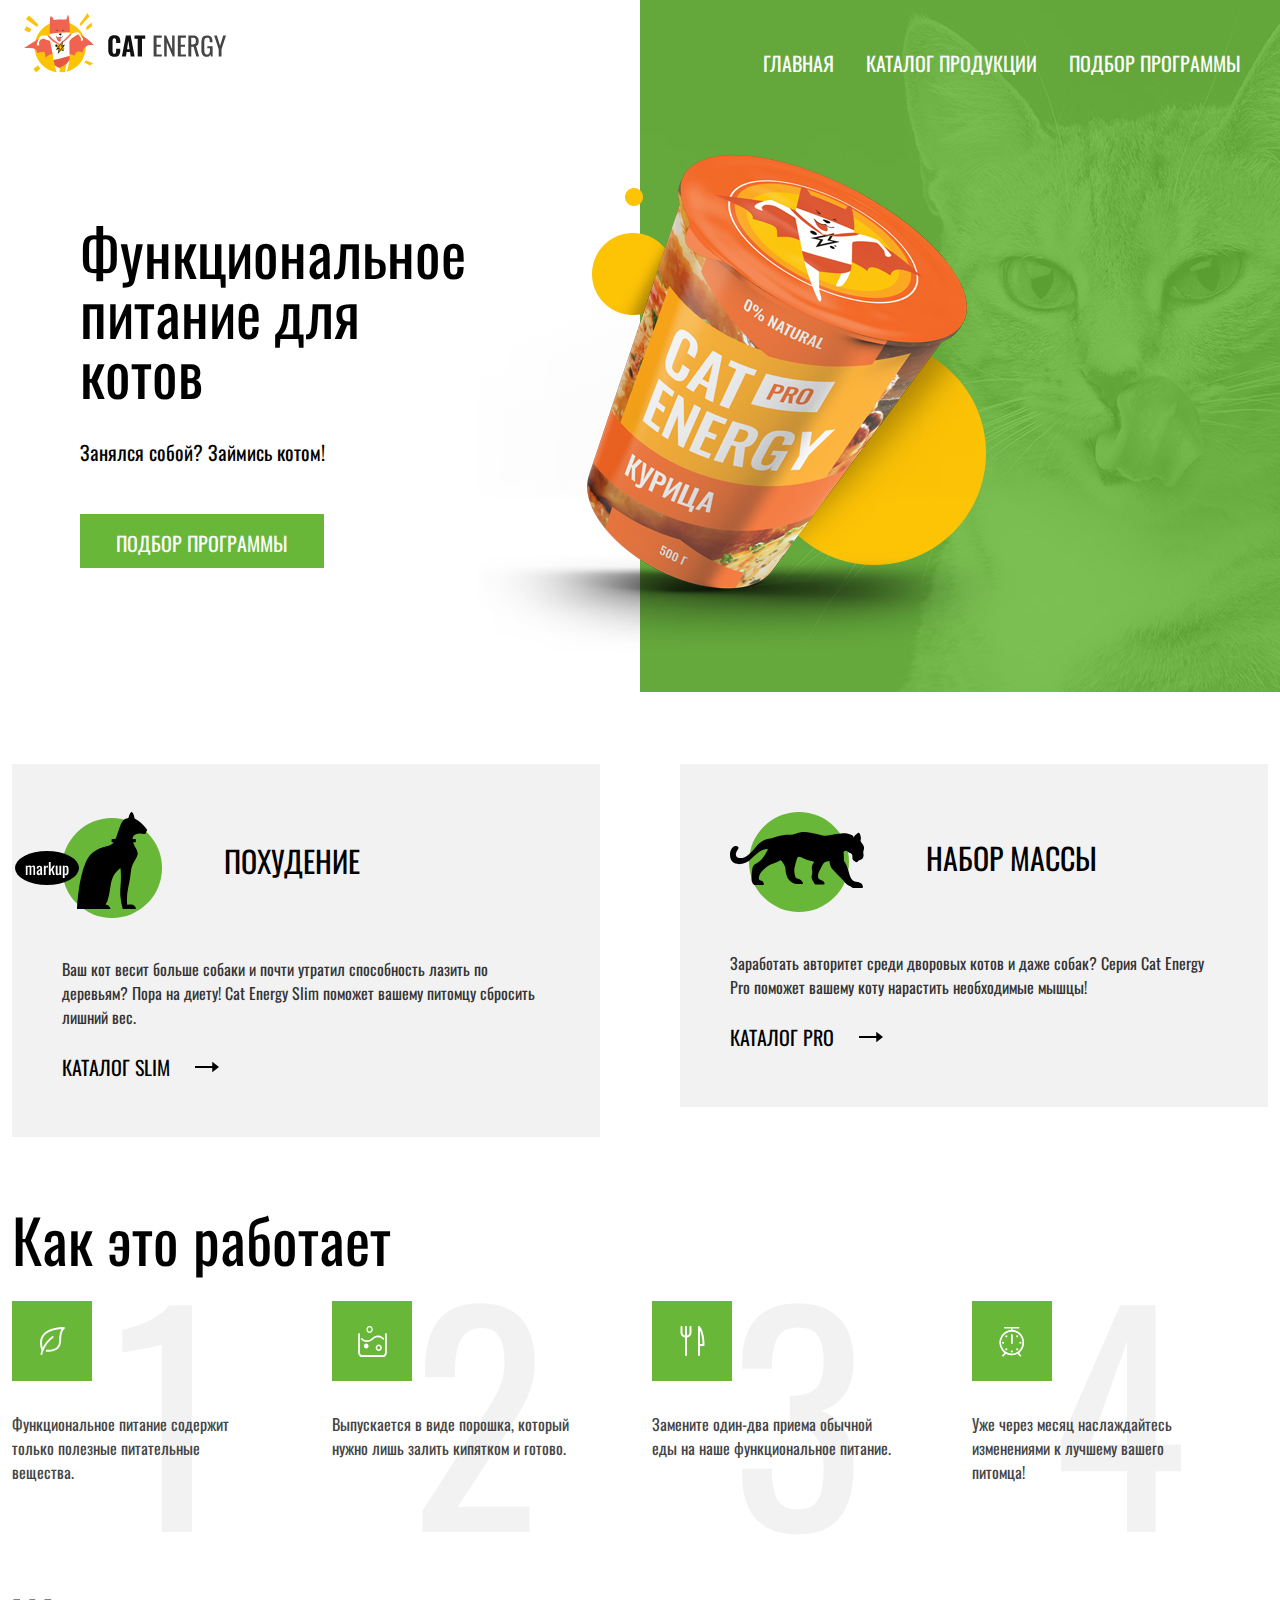
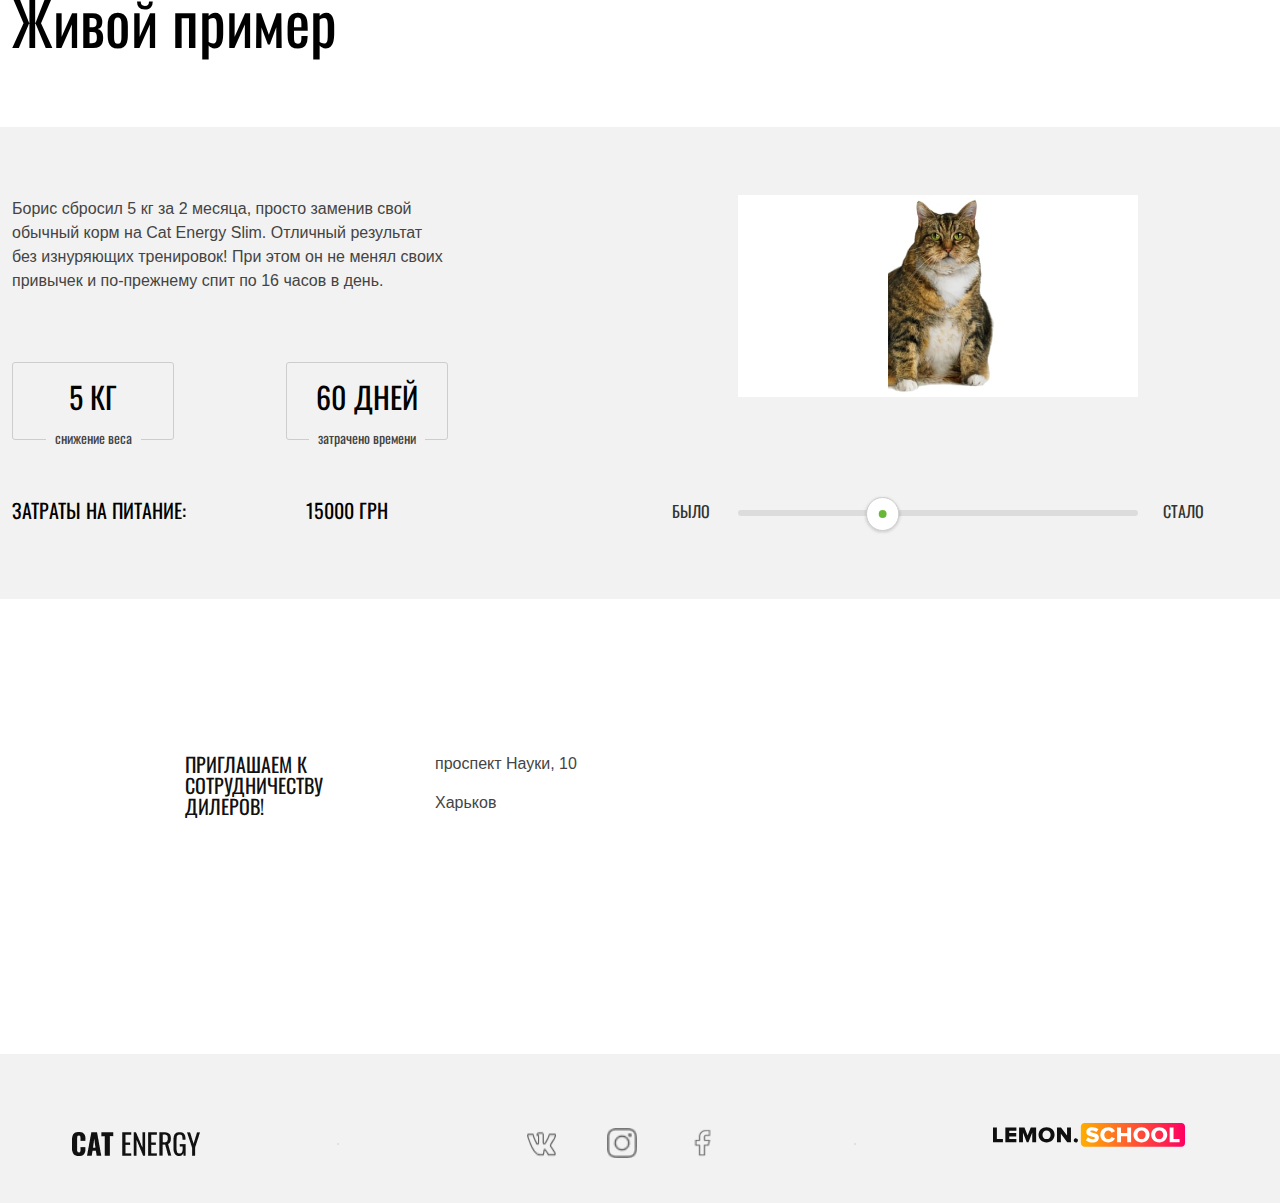
<file: index.html>
<!DOCTYPE html>
<html lang="ru">

<head>
    <meta charset="UTF-8">
    <meta name="theme-color" content="#188de7">
    <meta name="viewport" content="width=device-width,initial-scale=1,user-scalable=no" />
    <title>CatEnergy</title>
    <link rel="shortcut icon" href="assets/img/logo-desktop.svg" />
    <link rel="stylesheet" type="text/css" href="assets/css/bootstrap.min.css" />
    <link rel="stylesheet" type="text/css" href="assets/css/slick.css" />
    <link rel="stylesheet" type="text/css" href="assets/css/slick-theme.css" />
    <link rel="stylesheet" type="text/css" href="assets/css/jquery.fancybox.min.css" />
    <link rel="stylesheet" type="text/css" href="assets/css/nice-select.css" />
    <link rel="stylesheet" type="text/css" href="style.css" />
    <script src="assets/js/jquery-3.6.0.min.js"></script>
</head>


<body class="page-home">

    <div class='thetop'></div>
    <div class='scrolltop'>
        <div class='muve-top'></div>
    </div>

    <header>
        <nav class="container navbar navbar-expand-lg">
            <div class="container-fluid">
                <a class="navbar-brand" href="index.html">
                <picture>
                  <source media="(min-width: 992px)" srcset="assets/img/logo-desktop.svg">
                  <source media="(min-width: 768px)" srcset="assets/img/logo-tablet.svg">
                  <img src="assets/img/logo-mobile.svg" alt="logo">
                </picture>
              </a>
                <button class="navbar-toggler" type="button" data-bs-toggle="collapse" data-bs-target="#navbarSupportedContent" aria-controls="navbarSupportedContent" aria-expanded="false" aria-label="Toggle navigation">
                    <span></span>
                    <span></span>
                    <span></span>
                </button>
                <div class="collapse navbar-collapse" id="navbarSupportedContent">
                    <ul class="navbar-nav">
                        <li class="nav-item">
                            <a class="nav-link active" aria-current="page" href="index.html">ГЛАВНАЯ</a>
                        </li>
                        <li class="nav-item">
                            <a class="nav-link" href="catalog.html">КАТАЛОГ ПРОДУКЦИИ</a>
                        </li>
                        <li class="nav-item">
                            <a class="nav-link" href="form.html">ПОДБОР ПРОГРАММЫ</a>
                        </li>
                    </ul>
                </div>
            </div>
        </nav>
        <a href="markup.html" class="markup-link">markup</a>
    </header>



    <main class="wrapper home">
        <div class="first-screen">
            <div class="container">
                <h1 class="first-screen__title">Функциональное питание для котов</h1>
                <h2 class="first-screen__subtitle">Занялся собой? Займись котом!</h2>
                <a href="form.html" class="btn btn-primary">подбор программы</a>
            </div>
        </div>

        <section class="category">
            <div class="container">
                <div class="row">
                    <div class="col-lg-6">
                        <div class="category-item">
                            <div class="category-item_title">
                                <img src="assets/img/cat_back.svg" class="img-fluid" alt="icon">
                                <h2>ПОХУДЕНИЕ</h2>
                            </div>
                            <div class="category-item_description">
                                Ваш кот весит больше собаки и почти утратил способность
                                лазить по деревьям? Пора на диету! Cat Energy Slim поможет
                                вашему питомцу сбросить лишний вес.
                            </div>
                            <a href="catalog.html" class="category-item_link">
                        каталог slim
                    </a>
                        </div>
                    </div>

                    <div class="col-lg-6">
                        <div class="category-item">
                            <div class="category-item_title">
                                <img src="assets/img/cat_back2.svg" class="img-fluid" alt="icon">
                                <h2>НАБОР МАССЫ</h2>
                            </div>
                            <div class="category-item_description">
                                Заработать авторитет среди дворовых котов и даже собак?
                                Серия Cat Energy Pro поможет вашему коту нарастить
                                необходимые мышцы!
                            </div>
                            <a href="catalog.html" class="category-item_link">
                        каталог pro
                    </a>
                        </div>
                    </div>
                </div>
            </div>
        </section>
        <section class="how-it-works">
            <div class="container">
                <h2 class="how-it-works__title">Как это работает</h2>
                <ol class="row">
                    <li class="col-lg-3">
                        <div class="how-it-works__item">
                            <div class="how-it-works__item-icon-box icon_leaf"></div>
                            <div class="how-it-works__item-des">
                                Функциональное питание
                                содержит только полезные
                                питательные вещества.
                            </div>
                        </div>
                    </li>
                    <li class="col-lg-3">
                        <div class="how-it-works__item">
                            <div class="how-it-works__item-icon-box icon_tub"></div>
                            <div class="how-it-works__item-des">
                                Выпускается в виде порошка,
                                который нужно лишь залить
                                кипятком и готово.
                            </div>

                        </div>
                    </li>
                    <li class="col-lg-3">
                        <div class="how-it-works__item">
                            <div class="how-it-works__item-icon-box icon_eat"></div>
                            <div class="how-it-works__item-des">
                                Замените один-два приема
                                обычной еды на наше
                                функциональное питание.
                            </div>
                        </div>
                    </li>
                    <li class="col-lg-3">
                        <div class="how-it-works__item">
                            <div class="how-it-works__item-icon-box icon_alarm"></div>
                            <div class="how-it-works__item-des">
                                Уже через месяц наслаждайтесь
                                изменениями к лучшему
                                вашего питомца!
                            </div>
                        </div>
                    </li>
                </ol>
            </div>
        </section>
        <section class="example">
            <div class="container">
                <h1 class="example-title">Живой пример</h1>
                <div class="example-row">
                    <div class="example-options">
                        <div class="example-options-des">Борис сбросил 5 кг за 2 месяца, просто заменив свой
                            обычный корм на Cat Energy Slim. Отличный результат
                            без изнуряющих тренировок! При этом он не менял своих
                            привычек и по-прежнему спит по 16 часов в день.
                        </div>
                        <div class="example-options-parameter">
                            <div class="example-options-parameter-item">5 КГ<span>снижение веса</span></div>
                            <div class="example-options-parameter-item">60 ДНЕЙ<span>затрачено времени</span></div>
                        </div>
                        <div class="example-options-total">
                            <span>Затраты на питание:</span><span>15000 грн</span>
                        </div>
                    </div>
                    <div class="example-slider">
                        <div class="example-slider-wrapper">
                            <div class="before">
                                <img class="content-image" src="assets/img/cat-before.png" draggable="false">
                    </div>
                                <div class="after" style="width: 175px;">
                                    <img class="content-image" src="assets/img/cat-after.png" draggable="false">
                        </div>
                                    <div class="scroller" style="left: 150px;">
                                        <svg class="scroller__thumb" width="100" height="100" viewBox="0 0 40 40" fill="none" xmlns="http://www.w3.org/2000/svg">
                                            <g filter="url(#filter0_d_2403_639)">
                                                <path d="M35.8021 19C35.8021 28.1225 28.5613 35.5 19.6511 35.5C10.7408 35.5 3.5 28.1225 3.5 19C3.5 9.87748 10.7408 2.5 19.6511 2.5C28.5613 2.5 35.8021 9.87748 35.8021 19Z" fill="white" stroke="#CDCDCD"></path>
                                                <ellipse cx="19.6511" cy="19" rx="3.9179" ry="4" fill="#68B738"></ellipse>
                                            </g>
                                            <defs>
                                                <filter id="filter0_d_2403_639" x="0" y="0" width="39.302" height="40" filterUnits="userSpaceOnUse" color-interpolation-filters="sRGB">
                                                    <feFlood flood-opacity="0" result="BackgroundImageFix"></feFlood>
                                                    <feColorMatrix in="SourceAlpha" type="matrix" values="0 0 0 0 0 0 0 0 0 0 0 0 0 0 0 0 0 0 127 0" result="hardAlpha"></feColorMatrix>
                                                    <feOffset dy="1"></feOffset>
                                                    <feGaussianBlur stdDeviation="1.5"></feGaussianBlur>
                                                    <feColorMatrix type="matrix" values="0 0 0 0 0 0 0 0 0 0 0 0 0 0 0 0 0 0 0.16 0"></feColorMatrix>
                                                    <feBlend mode="normal" in2="BackgroundImageFix" result="effect1_dropShadow_2403_639"></feBlend>
                                                    <feBlend mode="normal" in="SourceGraphic" in2="effect1_dropShadow_2403_639" result="shape"></feBlend>
                                                </filter>
                                            </defs>
                                        </svg>
                                    </div>
                                </div>
                                <div class="example-slider-des">
                                    <div>было</div>
                                    <div>стало</div>
                                </div>
                            </div>
                        </div>
                    </div>
        </section>
        <div class="map">
            <div class="map-info">
                <div class="map-info-title">приглашаем к сотрудничеству дилеров!</div>
                <address>
                    <div class="street">проспект Науки, 10</div>
                    <div class="city">Харьков</div>
                </address>
            </div>
            <iframe src="https://www.google.com/maps/embed?pb=!1m18!1m12!1m3!1d1198.6031140755476!2d36.23337974384087!3d50.00537237122871!2m3!1f0!2f0!3f0!3m2!1i1024!2i768!4f13.1!3m3!1m2!1s0x4127a1a351ec50b7%3A0xf31099d8ce836cfe!2z0KHRgtC10LrQu9GP0YjQutCw!5e0!3m2!1sru!2sua!4v1664801511413!5m2!1sru!2sua" width="600" height="450" style="border:0;" allowfullscreen="" loading="lazy" referrerpolicy="no-referrer-when-downgrade"></iframe>
        </div>










    </main>
    <footer>
        <div class="container">
            <div class="footer-logo">
                <img src="assets/img/footer-logo.png" alt="logo">
		</div>
                <div class="border"></div>
                <div class="footer-social-networks-item">
                    <ul class="footer-social-icons">
                        <li>
                            <a href="https://vk.com/">
						<img width="30" height="30" src="assets/img/icon_vkontakte.png" alt="facebook"> </a>
                        </li>
                        <li>
                            <a href="https://www.instagram.com">
						<img width="30" height="30" src="assets/img/icon_instagram.png" alt="insta"> </a>
                        </li>
                        <li>
                            <a href="https://www.facebook.com">
						<img width="30" height="30" src="assets/img/icon_facebook.png" alt="facebook"> </a>
                        </li>
                    </ul>
                </div>
                <div class="border"></div>
                <div class="logo">
                    <div>
                        <svg xmlns="http://www.w3.org/2000/svg" width="215" height="44" viewBox="0 0 2422 473" fill="none" class="svg replaced-svg">
                            <path d="M2120.79 0H1032.08C1008.68 0 989.703 18.7497 989.703 41.8785V224.517C989.703 247.646 1008.68 266.396 1032.08 266.396H2120.79C2144.2 266.396 2163.17 247.646 2163.17 224.517V41.8785C2163.17 18.7497 2144.2 0 2120.79 0Z" fill="url(#paint0_linear)"></path>
                            <path class="logo-color" d="M111.645 216.601H0V49.3726H43.6376V178.991H111.662L111.645 216.601Z" fill="#0F0F0F"></path>
                            <path class="logo-color" d="M263.354 216.601H139.21V49.3726H263.354V86.9826H182.933V113.047H261.586V150.657H182.933V178.991H263.354V216.601Z" fill="#0F0F0F"></path>
                            <path class="logo-color" d="M485.885 216.601H442.247V107.787L399.358 216.601H380.073L337.456 107.787V216.601H293.818V49.3726H354.445L389.716 140.121L425.241 49.3726H485.885V216.601Z" fill="#0F0F0F"></path>
                            <path class="logo-color" d="M668.05 195.294C650.965 211.516 629.424 219.622 603.427 219.611C577.431 219.6 555.822 211.494 538.6 195.294C521.424 179.082 512.836 158.356 512.836 133.114C512.836 107.873 521.424 87.1467 538.6 70.9353C555.754 54.7239 577.363 46.6182 603.427 46.6182C629.492 46.6182 651.033 54.7239 668.05 70.9353C685.136 87.1579 693.679 107.884 693.679 133.114C693.679 158.345 685.136 179.071 668.05 195.294ZM603.427 181.497C617.112 181.497 628.188 176.903 636.657 167.716C645.126 158.53 649.355 146.996 649.344 133.114C649.344 119.256 645.115 107.722 636.657 98.5126C628.199 89.3033 617.123 84.7043 603.427 84.7155C589.55 84.7155 578.383 89.3145 569.925 98.5126C561.468 107.711 557.239 119.245 557.239 133.114C557.239 146.996 561.468 158.53 569.925 167.716C578.383 176.903 589.528 181.497 603.359 181.497H603.427Z" fill="#0F0F0F"></path>
                            <path class="logo-color" d="M878.123 216.601H836.016L764.454 119.82V216.601H720.816V49.3726H765.729L834.23 141.381V49.3726H878.123V216.601Z" fill="#0F0F0F"></path>
                            <path class="logo-color" d="M949.176 212.583C945.316 216.265 940.287 218.515 934.94 218.952C929.593 219.39 924.258 217.988 919.838 214.984C915.417 211.98 912.183 207.558 910.683 202.468C909.184 197.378 909.51 191.932 911.608 187.053C913.705 182.173 917.445 178.16 922.193 175.693C926.942 173.226 932.407 172.456 937.664 173.515C942.921 174.573 947.646 177.394 951.04 181.5C954.433 185.607 956.286 190.746 956.285 196.047C956.304 199.137 955.684 202.198 954.462 205.042C953.239 207.886 951.44 210.452 949.176 212.583V212.583Z" fill="#0F0F0F"></path>
                            <path d="M1121.52 219.613C1090.23 219.613 1065.19 210.757 1046.4 193.044L1069.5 160.694C1076.5 167.828 1084.91 173.466 1094.21 177.261C1103.5 181.056 1113.49 182.928 1123.54 182.76C1130.99 182.76 1136.87 181.466 1141.18 178.878C1145.5 176.29 1147.64 172.979 1147.64 168.962C1147.64 165.467 1145.28 162.576 1140.55 160.325C1134.91 157.795 1128.92 156.096 1122.78 155.283C1114.98 154.042 1107.27 152.285 1099.7 150.023C1091.8 147.749 1084.08 144.901 1076.61 141.503C1069.29 138.063 1063.13 132.621 1058.85 125.824C1053.96 118.101 1051.48 109.12 1051.74 100.011C1051.74 85.2894 1057.79 72.7528 1069.89 62.4008C1081.99 52.0488 1098.43 46.8672 1119.21 46.856C1146.79 46.856 1169.72 54.6256 1187.98 70.1648L1164.17 101.002C1150.3 89.5882 1132.75 83.4545 1114.7 83.7097C1102.52 83.7097 1096.44 87.7206 1096.44 95.7423C1096.44 98.924 1098.8 101.641 1103.53 103.893C1109.18 106.414 1115.16 108.145 1121.3 109.035C1129.06 110.351 1136.73 112.147 1144.26 114.413C1152.12 116.715 1159.8 119.609 1167.22 123.067C1174.47 126.539 1180.62 131.917 1184.99 138.612C1189.86 146.076 1192.35 154.82 1192.13 163.702C1192.13 180.765 1185.96 194.349 1173.61 204.455C1161.26 214.561 1143.9 219.613 1121.52 219.613Z" fill="white"></path>
                            <path d="M1300.39 219.611C1274.16 219.611 1252.35 211.544 1234.93 195.411C1217.52 179.278 1208.8 158.513 1208.79 133.114C1208.79 107.537 1217.46 86.7266 1234.79 70.6832C1252.13 54.6398 1273.99 46.6182 1300.39 46.6182C1334.4 46.6182 1359.01 61.5748 1374.21 91.488L1336.68 109.049C1333.68 102.041 1328.7 96.0326 1322.34 91.7401C1315.97 87.1608 1308.29 84.701 1300.4 84.7155C1286.7 84.7155 1275.41 89.3538 1266.53 98.6302C1257.65 107.907 1253.21 119.401 1253.21 133.114C1253.21 146.828 1257.65 158.317 1266.53 167.582C1275.41 176.847 1286.69 181.485 1300.39 181.497C1308.27 181.517 1315.95 179.063 1322.33 174.489C1328.69 170.199 1333.67 164.19 1336.68 157.18L1374.21 174.775C1367.75 187.51 1358.21 198.477 1346.44 206.704C1334.35 215.309 1319 219.611 1300.39 219.611Z" fill="white"></path>
                            <path d="M1555.63 216.601H1511.99V149.38H1441.71V216.601H1398.07V49.3726H1441.71V111.804H1511.99V49.3726H1555.63V216.601Z" fill="white"></path>
                            <path d="M1737.79 195.294C1720.71 211.516 1699.17 219.622 1673.17 219.611C1647.17 219.6 1625.57 211.494 1608.36 195.294C1591.19 179.082 1582.6 158.356 1582.6 133.114C1582.6 107.873 1591.19 87.1467 1608.36 70.9353C1625.51 54.7239 1647.12 46.6182 1673.17 46.6182C1699.22 46.6182 1720.77 54.7239 1737.79 70.9353C1754.87 87.1579 1763.41 107.884 1763.42 133.114C1763.43 158.345 1754.89 179.071 1737.79 195.294ZM1673.17 181.497C1686.88 181.497 1697.96 176.903 1706.42 167.716C1714.88 158.53 1719.11 146.996 1719.11 133.114C1719.11 119.256 1714.88 107.722 1706.42 98.5126C1697.96 89.3033 1686.88 84.7043 1673.17 84.7155C1659.31 84.7155 1648.14 89.3145 1639.69 98.5126C1631.23 107.711 1627 119.245 1627 133.114C1627 146.996 1631.23 158.53 1639.69 167.716C1648.14 176.903 1659.28 181.497 1673.09 181.497H1673.17Z" fill="white"></path>
                            <path d="M1937.23 195.294C1920.14 211.516 1898.57 219.622 1872.53 219.611C1846.48 219.6 1824.89 211.494 1807.75 195.294C1790.6 179.082 1782.01 158.356 1782 133.114C1781.99 107.873 1790.57 87.1467 1807.75 70.9353C1824.93 54.7239 1846.53 46.6182 1872.58 46.6182C1898.62 46.6182 1920.19 54.7239 1937.28 70.9353C1954.36 87.1579 1962.9 107.884 1962.91 133.114C1962.92 158.345 1954.36 179.071 1937.23 195.294ZM1872.53 181.497C1886.23 181.497 1897.31 176.903 1905.77 167.716C1914.23 158.53 1918.46 146.996 1918.46 133.114C1918.46 119.256 1914.23 107.722 1905.77 98.5126C1897.31 89.3033 1886.23 84.7043 1872.53 84.7155C1858.67 84.7155 1847.51 89.3145 1839.04 98.5126C1830.57 107.711 1826.34 119.245 1826.35 133.114C1826.35 146.996 1830.58 158.53 1839.04 167.716C1847.5 176.903 1858.66 181.497 1872.53 181.497Z" fill="white"></path>
                            <path d="M2101.65 216.601H1990V49.3726H2033.64V178.991H2101.66L2101.65 216.601Z" fill="white"></path>
                            <defs>
                                <linearGradient id="paint0_linear" x1="989.703" y1="133.198" x2="2163.17" y2="133.198" gradientUnits="userSpaceOnUse">
                                    <stop stop-color="#FFAE00"></stop>
                                    <stop offset="1" stop-color="#FF0062"></stop>
                                </linearGradient>
                            </defs>
                        </svg>
                    </div>
                </div>
            </div>
    </footer>
    <script defer src="assets/js/bootstrap.min.js"></script>
    <script defer src="assets/js/slick.min.js"></script>
    <script async src="assets/js/jquery.fancybox.min.js"></script>
    <script defer src="assets/js/jquery.nice-select.min.js"></script>
    <script async src="assets/js/global.js"></script>
</file>
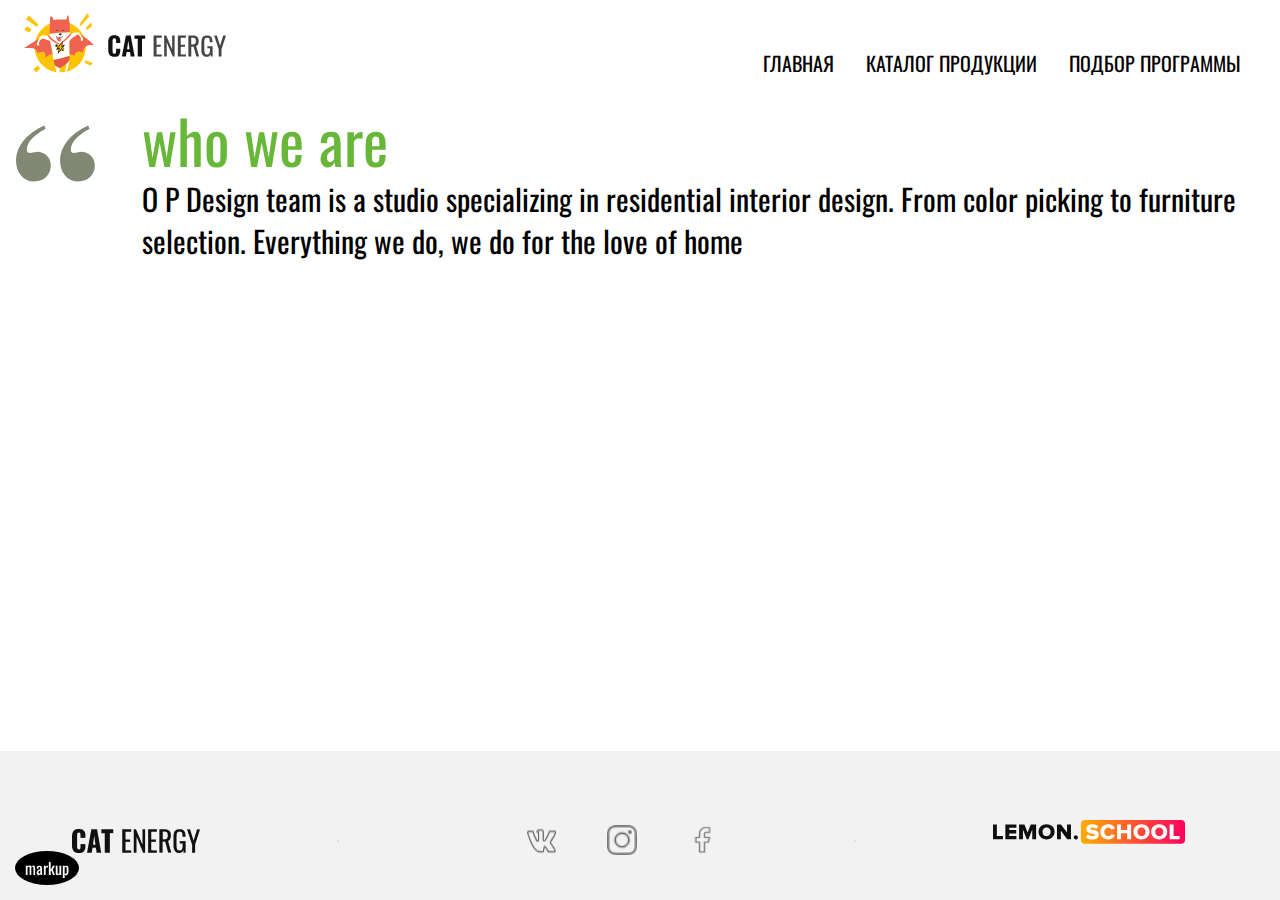
<file: article.html>
<!DOCTYPE html>
<html lang="ru">

<head>
    <meta charset="UTF-8">
    <meta name="theme-color" content="#188de7">
    <meta name="viewport" content="width=device-width,initial-scale=1,user-scalable=no" />
    <title>CatEnergy</title>
    <link rel="shortcut icon" href="assets/img/logo-desktop.svg" />
    <link rel="stylesheet" type="text/css" href="assets/css/bootstrap.min.css" />
    <link rel="stylesheet" type="text/css" href="assets/css/slick.css" />
    <link rel="stylesheet" type="text/css" href="assets/css/slick-theme.css" />
    <link rel="stylesheet" type="text/css" href="assets/css/jquery.fancybox.min.css" />
    <link rel="stylesheet" type="text/css" href="assets/css/nice-select.css" />
    <link rel="stylesheet" type="text/css" href="style.css" />
    <script src="assets/js/jquery-3.6.0.min.js"></script>
</head>



<div class='thetop'></div>
<div class='scrolltop'>
    <div class='muve-top'></div>
</div>

<header>
    <nav class="container navbar navbar-expand-lg">
        <div class="container-fluid">
            <a class="navbar-brand" href="index.html">
                <picture>
                  <source media="(min-width: 992px)" srcset="assets/img/logo-desktop.svg">
                  <source media="(min-width: 768px)" srcset="assets/img/logo-tablet.svg">
                  <img src="assets/img/logo-mobile.svg" alt="logo">
                </picture>
              </a>
            <button class="navbar-toggler" type="button" data-bs-toggle="collapse" data-bs-target="#navbarSupportedContent" aria-controls="navbarSupportedContent" aria-expanded="false" aria-label="Toggle navigation">
                <span></span>
                <span></span>
                <span></span>
            </button>
            <div class="collapse navbar-collapse" id="navbarSupportedContent">
                <ul class="navbar-nav">
                    <li class="nav-item">
                        <a class="nav-link active" aria-current="page" href="index.html">ГЛАВНАЯ</a>
                    </li>
                    <li class="nav-item">
                        <a class="nav-link" href="catalog.html">КАТАЛОГ ПРОДУКЦИИ</a>
                    </li>
                    <li class="nav-item">
                        <a class="nav-link" href="form.html">ПОДБОР ПРОГРАММЫ</a>
                    </li>
                </ul>
            </div>
        </div>
    </nav>
    <a href="markup.html" class="markup-link">markup</a>
</header>



<main class="wrapper article">
    <div class="container">
        <div class="post-item">
            <blockquote>
                <h2>who we are</h2>
                <p> O P Design team is a studio specializing in residential interior design. From color picking to furniture selection. Everything we do, we do for the love of home</p>
            </blockquote>

            <p><iframe loading="lazy" title="Lindsey Stirling Greatest Hits Collection - Best Violin Music By Lindsey Stirling" width="500" height="281" src="https://www.youtube.com/embed/uaW01dcQXm4?feature=oembed" frameborder="0" allow="accelerometer; autoplay; clipboard-write; encrypted-media; gyroscope; picture-in-picture" allowfullscreen=""></iframe></p>
        </div>
    </div>
</main>
<footer>
    <div class="container">
        <div class="footer-logo">
            <img src="assets/img/footer-logo.png" alt="logo">
		</div>
            <div class="border"></div>
            <div class="footer-social-networks-item">
                <ul class="footer-social-icons">
                    <li>
                        <a href="https://vk.com/">
						<img width="30" height="30" src="assets/img/icon_vkontakte.png" alt="facebook"> </a>
                    </li>
                    <li>
                        <a href="https://www.instagram.com">
						<img width="30" height="30" src="assets/img/icon_instagram.png" alt="insta"> </a>
                    </li>
                    <li>
                        <a href="https://www.facebook.com">
						<img width="30" height="30" src="assets/img/icon_facebook.png" alt="facebook"> </a>
                    </li>
                </ul>
            </div>
            <div class="border"></div>
            <div class="logo">
                <div>
                    <svg xmlns="http://www.w3.org/2000/svg" width="215" height="44" viewBox="0 0 2422 473" fill="none" class="svg replaced-svg">
                        <path d="M2120.79 0H1032.08C1008.68 0 989.703 18.7497 989.703 41.8785V224.517C989.703 247.646 1008.68 266.396 1032.08 266.396H2120.79C2144.2 266.396 2163.17 247.646 2163.17 224.517V41.8785C2163.17 18.7497 2144.2 0 2120.79 0Z" fill="url(#paint0_linear)"></path>
                        <path class="logo-color" d="M111.645 216.601H0V49.3726H43.6376V178.991H111.662L111.645 216.601Z" fill="#0F0F0F"></path>
                        <path class="logo-color" d="M263.354 216.601H139.21V49.3726H263.354V86.9826H182.933V113.047H261.586V150.657H182.933V178.991H263.354V216.601Z" fill="#0F0F0F"></path>
                        <path class="logo-color" d="M485.885 216.601H442.247V107.787L399.358 216.601H380.073L337.456 107.787V216.601H293.818V49.3726H354.445L389.716 140.121L425.241 49.3726H485.885V216.601Z" fill="#0F0F0F"></path>
                        <path class="logo-color" d="M668.05 195.294C650.965 211.516 629.424 219.622 603.427 219.611C577.431 219.6 555.822 211.494 538.6 195.294C521.424 179.082 512.836 158.356 512.836 133.114C512.836 107.873 521.424 87.1467 538.6 70.9353C555.754 54.7239 577.363 46.6182 603.427 46.6182C629.492 46.6182 651.033 54.7239 668.05 70.9353C685.136 87.1579 693.679 107.884 693.679 133.114C693.679 158.345 685.136 179.071 668.05 195.294ZM603.427 181.497C617.112 181.497 628.188 176.903 636.657 167.716C645.126 158.53 649.355 146.996 649.344 133.114C649.344 119.256 645.115 107.722 636.657 98.5126C628.199 89.3033 617.123 84.7043 603.427 84.7155C589.55 84.7155 578.383 89.3145 569.925 98.5126C561.468 107.711 557.239 119.245 557.239 133.114C557.239 146.996 561.468 158.53 569.925 167.716C578.383 176.903 589.528 181.497 603.359 181.497H603.427Z" fill="#0F0F0F"></path>
                        <path class="logo-color" d="M878.123 216.601H836.016L764.454 119.82V216.601H720.816V49.3726H765.729L834.23 141.381V49.3726H878.123V216.601Z" fill="#0F0F0F"></path>
                        <path class="logo-color" d="M949.176 212.583C945.316 216.265 940.287 218.515 934.94 218.952C929.593 219.39 924.258 217.988 919.838 214.984C915.417 211.98 912.183 207.558 910.683 202.468C909.184 197.378 909.51 191.932 911.608 187.053C913.705 182.173 917.445 178.16 922.193 175.693C926.942 173.226 932.407 172.456 937.664 173.515C942.921 174.573 947.646 177.394 951.04 181.5C954.433 185.607 956.286 190.746 956.285 196.047C956.304 199.137 955.684 202.198 954.462 205.042C953.239 207.886 951.44 210.452 949.176 212.583V212.583Z" fill="#0F0F0F"></path>
                        <path d="M1121.52 219.613C1090.23 219.613 1065.19 210.757 1046.4 193.044L1069.5 160.694C1076.5 167.828 1084.91 173.466 1094.21 177.261C1103.5 181.056 1113.49 182.928 1123.54 182.76C1130.99 182.76 1136.87 181.466 1141.18 178.878C1145.5 176.29 1147.64 172.979 1147.64 168.962C1147.64 165.467 1145.28 162.576 1140.55 160.325C1134.91 157.795 1128.92 156.096 1122.78 155.283C1114.98 154.042 1107.27 152.285 1099.7 150.023C1091.8 147.749 1084.08 144.901 1076.61 141.503C1069.29 138.063 1063.13 132.621 1058.85 125.824C1053.96 118.101 1051.48 109.12 1051.74 100.011C1051.74 85.2894 1057.79 72.7528 1069.89 62.4008C1081.99 52.0488 1098.43 46.8672 1119.21 46.856C1146.79 46.856 1169.72 54.6256 1187.98 70.1648L1164.17 101.002C1150.3 89.5882 1132.75 83.4545 1114.7 83.7097C1102.52 83.7097 1096.44 87.7206 1096.44 95.7423C1096.44 98.924 1098.8 101.641 1103.53 103.893C1109.18 106.414 1115.16 108.145 1121.3 109.035C1129.06 110.351 1136.73 112.147 1144.26 114.413C1152.12 116.715 1159.8 119.609 1167.22 123.067C1174.47 126.539 1180.62 131.917 1184.99 138.612C1189.86 146.076 1192.35 154.82 1192.13 163.702C1192.13 180.765 1185.96 194.349 1173.61 204.455C1161.26 214.561 1143.9 219.613 1121.52 219.613Z" fill="white"></path>
                        <path d="M1300.39 219.611C1274.16 219.611 1252.35 211.544 1234.93 195.411C1217.52 179.278 1208.8 158.513 1208.79 133.114C1208.79 107.537 1217.46 86.7266 1234.79 70.6832C1252.13 54.6398 1273.99 46.6182 1300.39 46.6182C1334.4 46.6182 1359.01 61.5748 1374.21 91.488L1336.68 109.049C1333.68 102.041 1328.7 96.0326 1322.34 91.7401C1315.97 87.1608 1308.29 84.701 1300.4 84.7155C1286.7 84.7155 1275.41 89.3538 1266.53 98.6302C1257.65 107.907 1253.21 119.401 1253.21 133.114C1253.21 146.828 1257.65 158.317 1266.53 167.582C1275.41 176.847 1286.69 181.485 1300.39 181.497C1308.27 181.517 1315.95 179.063 1322.33 174.489C1328.69 170.199 1333.67 164.19 1336.68 157.18L1374.21 174.775C1367.75 187.51 1358.21 198.477 1346.44 206.704C1334.35 215.309 1319 219.611 1300.39 219.611Z" fill="white"></path>
                        <path d="M1555.63 216.601H1511.99V149.38H1441.71V216.601H1398.07V49.3726H1441.71V111.804H1511.99V49.3726H1555.63V216.601Z" fill="white"></path>
                        <path d="M1737.79 195.294C1720.71 211.516 1699.17 219.622 1673.17 219.611C1647.17 219.6 1625.57 211.494 1608.36 195.294C1591.19 179.082 1582.6 158.356 1582.6 133.114C1582.6 107.873 1591.19 87.1467 1608.36 70.9353C1625.51 54.7239 1647.12 46.6182 1673.17 46.6182C1699.22 46.6182 1720.77 54.7239 1737.79 70.9353C1754.87 87.1579 1763.41 107.884 1763.42 133.114C1763.43 158.345 1754.89 179.071 1737.79 195.294ZM1673.17 181.497C1686.88 181.497 1697.96 176.903 1706.42 167.716C1714.88 158.53 1719.11 146.996 1719.11 133.114C1719.11 119.256 1714.88 107.722 1706.42 98.5126C1697.96 89.3033 1686.88 84.7043 1673.17 84.7155C1659.31 84.7155 1648.14 89.3145 1639.69 98.5126C1631.23 107.711 1627 119.245 1627 133.114C1627 146.996 1631.23 158.53 1639.69 167.716C1648.14 176.903 1659.28 181.497 1673.09 181.497H1673.17Z" fill="white"></path>
                        <path d="M1937.23 195.294C1920.14 211.516 1898.57 219.622 1872.53 219.611C1846.48 219.6 1824.89 211.494 1807.75 195.294C1790.6 179.082 1782.01 158.356 1782 133.114C1781.99 107.873 1790.57 87.1467 1807.75 70.9353C1824.93 54.7239 1846.53 46.6182 1872.58 46.6182C1898.62 46.6182 1920.19 54.7239 1937.28 70.9353C1954.36 87.1579 1962.9 107.884 1962.91 133.114C1962.92 158.345 1954.36 179.071 1937.23 195.294ZM1872.53 181.497C1886.23 181.497 1897.31 176.903 1905.77 167.716C1914.23 158.53 1918.46 146.996 1918.46 133.114C1918.46 119.256 1914.23 107.722 1905.77 98.5126C1897.31 89.3033 1886.23 84.7043 1872.53 84.7155C1858.67 84.7155 1847.51 89.3145 1839.04 98.5126C1830.57 107.711 1826.34 119.245 1826.35 133.114C1826.35 146.996 1830.58 158.53 1839.04 167.716C1847.5 176.903 1858.66 181.497 1872.53 181.497Z" fill="white"></path>
                        <path d="M2101.65 216.601H1990V49.3726H2033.64V178.991H2101.66L2101.65 216.601Z" fill="white"></path>
                        <defs>
                            <linearGradient id="paint0_linear" x1="989.703" y1="133.198" x2="2163.17" y2="133.198" gradientUnits="userSpaceOnUse">
                                <stop stop-color="#FFAE00"></stop>
                                <stop offset="1" stop-color="#FF0062"></stop>
                            </linearGradient>
                        </defs>
                    </svg>
                </div>
            </div>
        </div>
</footer>
<script defer src="assets/js/bootstrap.min.js"></script>
<script defer src="assets/js/slick.min.js"></script>
<script async src="assets/js/jquery.fancybox.min.js"></script>
<script defer src="assets/js/jquery.nice-select.min.js"></script>
<script async src="assets/js/global.js"></script>
</file>
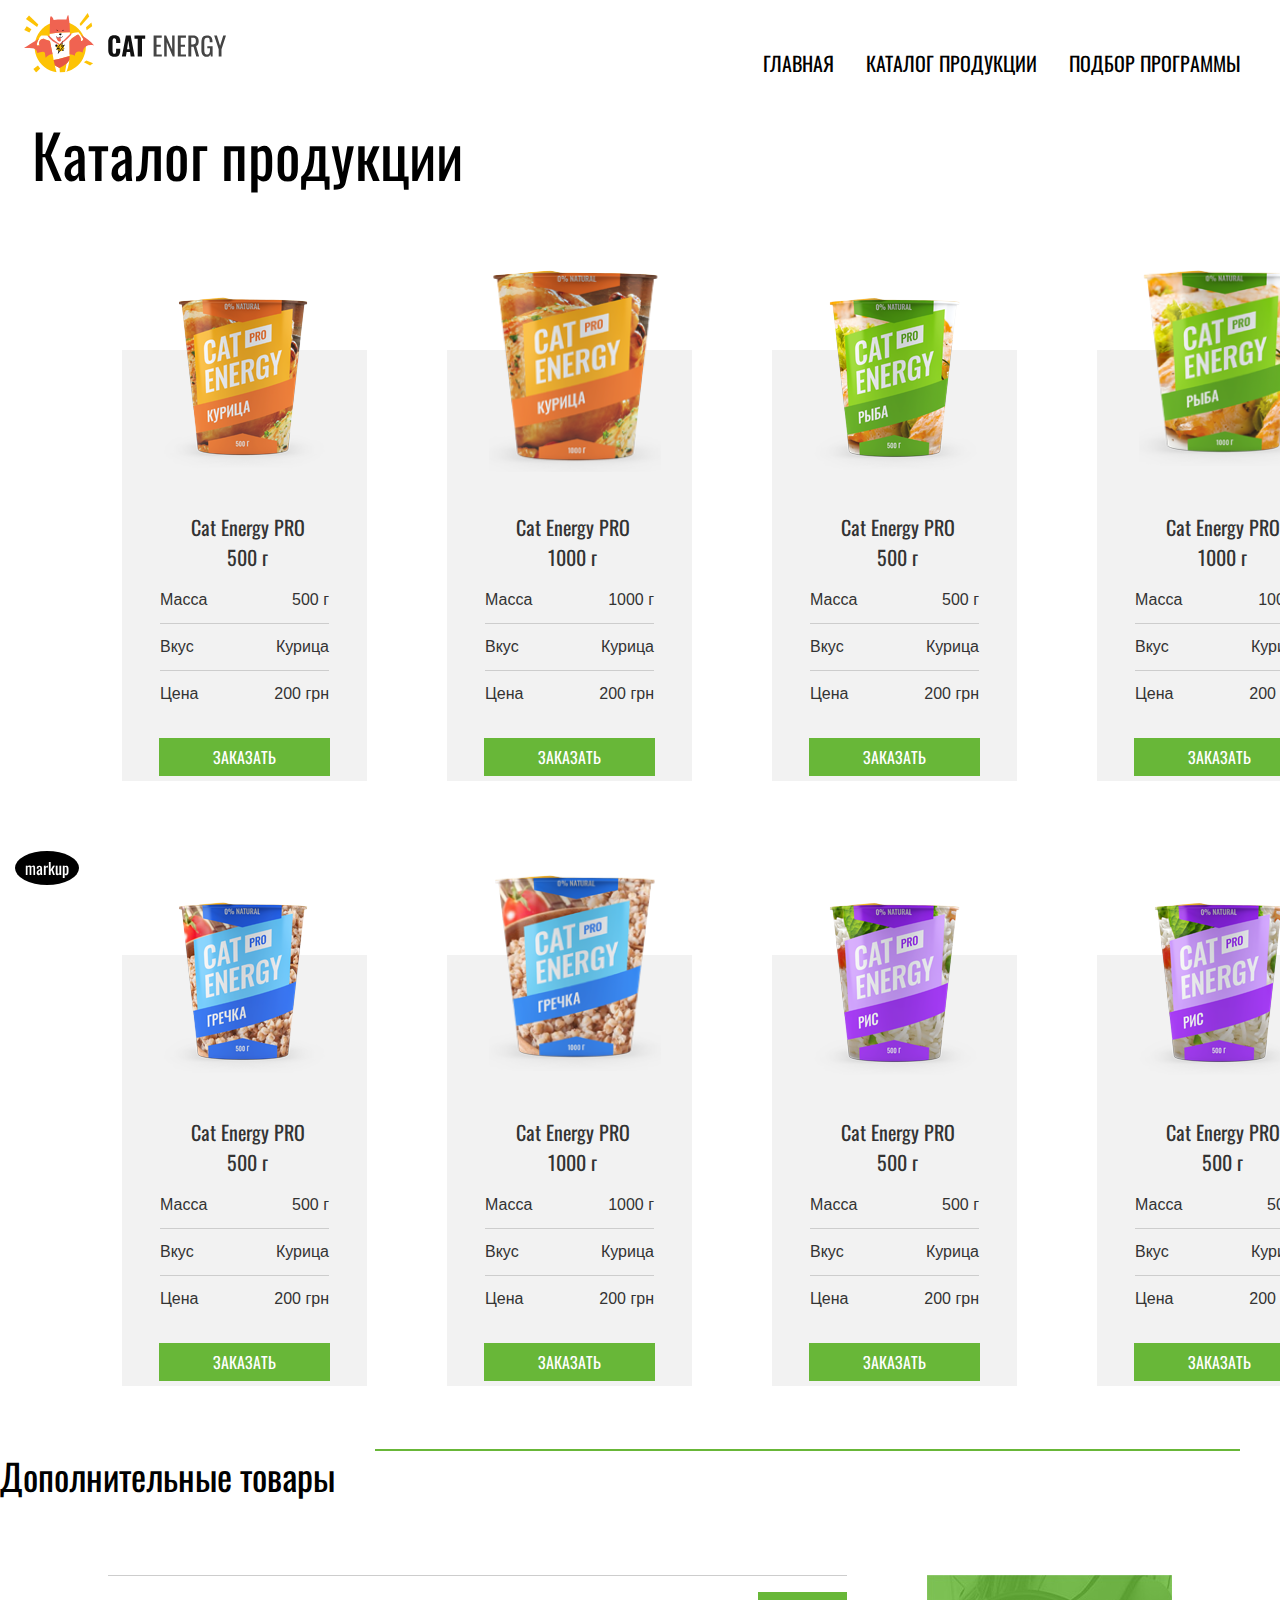
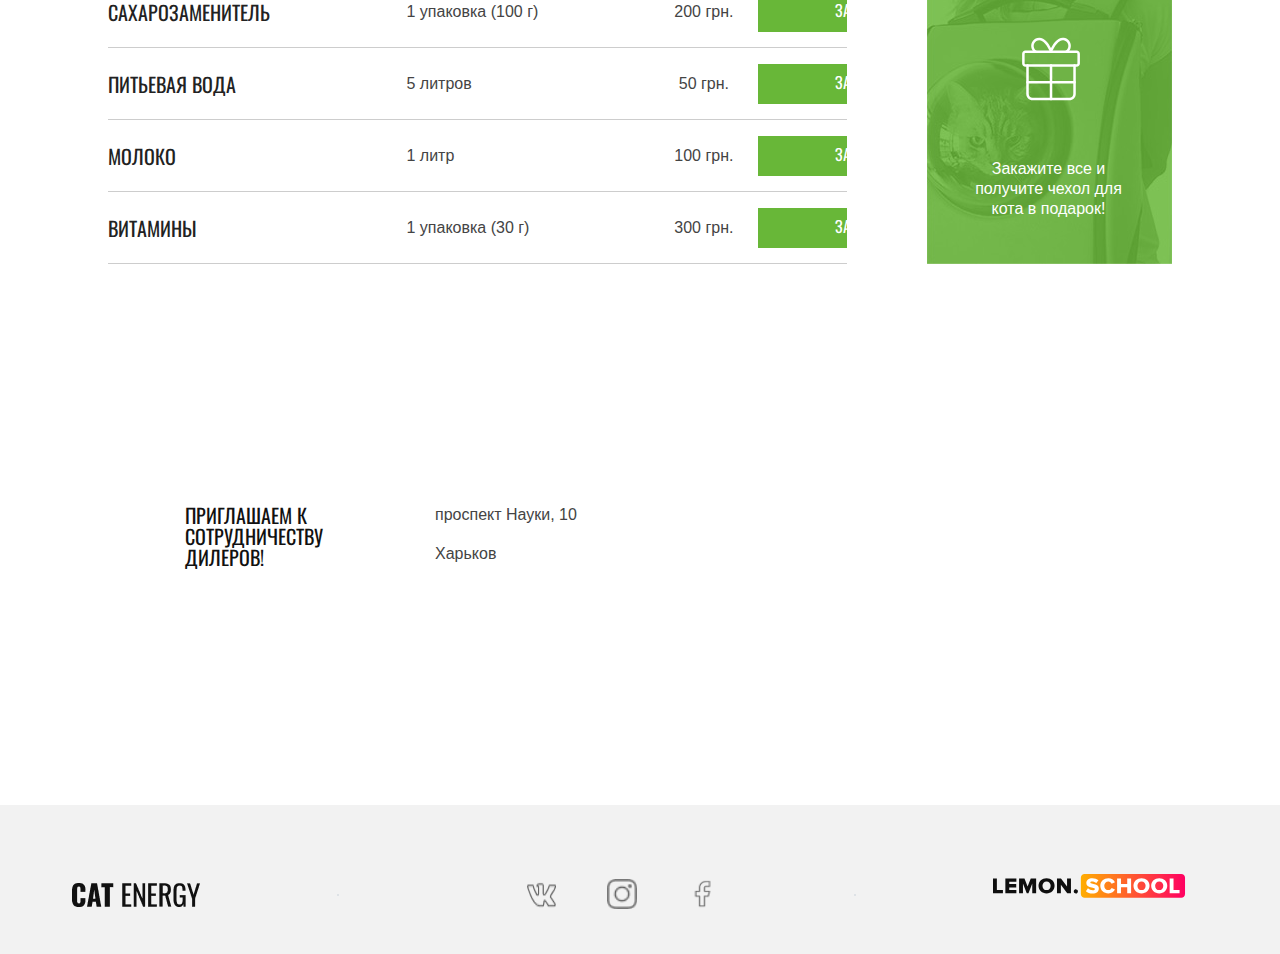
<file: catalog.html>
<!DOCTYPE html>
<html lang="ru">

<head>
    <meta charset="UTF-8">
    <meta name="theme-color" content="#188de7">
    <meta name="viewport" content="width=device-width,initial-scale=1,user-scalable=no" />
    <title>CatEnergy</title>
    <link rel="shortcut icon" href="assets/img/logo-desktop.svg" />
    <link rel="stylesheet" type="text/css" href="assets/css/bootstrap.min.css" />
    <link rel="stylesheet" type="text/css" href="assets/css/slick.css" />
    <link rel="stylesheet" type="text/css" href="assets/css/slick-theme.css" />
    <link rel="stylesheet" type="text/css" href="assets/css/jquery.fancybox.min.css" />
    <link rel="stylesheet" type="text/css" href="assets/css/nice-select.css" />
    <link rel="stylesheet" type="text/css" href="style.css" />
    <script src="assets/js/jquery-3.6.0.min.js"></script>
</head>


<body class="page-catalog">

    <div class='thetop'></div>
    <div class='scrolltop'>
        <div class='muve-top'></div>
    </div>

    <header>
        <nav class="container navbar navbar-expand-lg">
            <div class="container-fluid">
                <a class="navbar-brand" href="index.html">
                <picture>
                  <source media="(min-width: 992px)" srcset="assets/img/logo-desktop.svg">
                  <source media="(min-width: 768px)" srcset="assets/img/logo-tablet.svg">
                  <img src="assets/img/logo-mobile.svg" alt="logo">
                </picture>
              </a>
                <button class="navbar-toggler" type="button" data-bs-toggle="collapse" data-bs-target="#navbarSupportedContent" aria-controls="navbarSupportedContent" aria-expanded="false" aria-label="Toggle navigation">
                    <span></span>
                    <span></span>
                    <span></span>
                </button>
                <div class="collapse navbar-collapse" id="navbarSupportedContent">
                    <ul class="navbar-nav">
                        <li class="nav-item">
                            <a class="nav-link active" aria-current="page" href="index.html">ГЛАВНАЯ</a>
                        </li>
                        <li class="nav-item">
                            <a class="nav-link" href="catalog.html">КАТАЛОГ ПРОДУКЦИИ</a>
                        </li>
                        <li class="nav-item">
                            <a class="nav-link" href="form.html">ПОДБОР ПРОГРАММЫ</a>
                        </li>
                    </ul>
                </div>
            </div>
        </nav>
        <a href="markup.html" class="markup-link">markup</a>
    </header>



    <main class="wrapper catalog">
        <section class="page-catalog">
            <div class="container">
                <div class="catalog-title">
                    <h1>Каталог продукции</h1>
                </div>
                <div class="product-wrapper">
                    <div class="product">
                        <div class="product-img-small">
                            <img src="assets/img/catalog-1.png" alt="">
            </div>
                            <div class="product_title">Cat Energy PRO 500 г</div>
                            <div class="product_mass">Масса<span>500 г</span></div>
                            <div class="product_tasty">Вкус<span>Курица</span></div>
                            <div class="product_price"> Цена <span>200 грн</span></div>
                            <button class="product_buy">Заказать</button>
                        </div>
                        <div class="product">
                            <div class="product-img-big">
                                <img src="assets/img/catalog-2.png" alt="">
            </div>
                                <div class="product_title">Cat Energy PRO 1000 г</div>
                                <div class="product_mass">Масса<span>1000 г</span></div>
                                <div class="product_tasty">Вкус<span>Курица</span></div>
                                <div class="product_price">Цена<span>200 грн</span></div>
                                <button class="product_buy">Заказать</button>
                            </div>
                            <div class="product">
                                <div class="product-img-small">
                                    <img src="assets/img/catalog-3.png" alt="">
            </div>
                                    <div class="product_title">Cat Energy PRO 500 г</div>
                                    <div class="product_mass">Масса<span>500 г</span></div>
                                    <div class="product_tasty">Вкус<span>Курица</span></div>
                                    <div class="product_price">Цена <span>200 грн</span></div>
                                    <button class="product_buy">Заказать</button>
                                </div>
                                <div class="product">
                                    <div class="product-img-big">
                                        <img src="assets/img/catalog-4.png" alt="">
            </div>
                                        <div class="product_title">Cat Energy PRO 1000 г</div>
                                        <div class="product_mass">Масса<span>1000 г</span></div>
                                        <div class="product_tasty">Вкус<span>Курица</span></div>
                                        <div class="product_price">Цена <span>200 грн</span></div>
                                        <button class="product_buy">Заказать</button>
                                    </div>
                                    <div class="product">
                                        <div class="product-img-small">
                                            <img src="assets/img/catalog-5.png" alt="">
            </div>
                                            <div class="product_title">Cat Energy PRO 500 г</div>
                                            <div class="product_mass">Масса<span>500 г</span></div>
                                            <div class="product_tasty">Вкус<span>Курица</span></div>
                                            <div class="product_price">Цена <span>200 грн</span></div>
                                            <button class="product_buy">Заказать</button>
                                        </div>
                                        <div class="product">
                                            <div class="product-img-big">
                                                <img src="assets/img/catalog-6.png" alt="">
            </div>
                                                <div class="product_title">Cat Energy PRO 1000 г</div>
                                                <div class="product_mass">Масса<span>1000 г</span></div>
                                                <div class="product_tasty">Вкус<span>Курица</span></div>
                                                <div class="product_price">Цена <span>200 грн</span></div>
                                                <button class="product_buy">Заказать</button>
                                            </div>
                                            <div class="product">
                                                <div class="product-img-small">
                                                    <img src="assets/img/catalog-7.png" alt="">
            </div>
                                                    <div class="product_title">Cat Energy PRO 500 г</div>
                                                    <div class="product_mass">Масса<span>500 г</span></div>
                                                    <div class="product_tasty">Вкус<span>Курица</span></div>
                                                    <div class="product_price">Цена <span>200 грн</span></div>
                                                    <button class="product_buy">Заказать</button>
                                                </div>
                                                <div class="product">
                                                    <div class="product-img-small">
                                                        <img src="assets/img/catalog-7.png" alt="">
            </div>
                                                        <div class="product_title">Cat Energy PRO 500 г</div>
                                                        <div class="product_mass">Масса<span>500 г</span></div>
                                                        <div class="product_tasty">Вкус<span>Курица</span></div>
                                                        <div class="product_price">Цена <span>200 грн</span></div>
                                                        <button class="product_buy">Заказать</button>
                                                    </div>
                                                </div>
                                            </div>
        </section>
        <div class="additional-products">
            <div class="container">
                <h2 class="additional-products-title"><span>Дополнительные товары</span></h2>
                <div class="additional-product">
                    <div class="additional-product-block scroll-x">
                        <table class="additional-product-block-table">
                            <tbody>
                                <tr class="first-line description">
                                    <td class="name-product">Сахарозаменитель</td>
                                    <td class="kind">1 упаковка (100 г)</td>
                                    <td class="price">200 грн.</td>
                                    <td>
                                        <button class="btn btn-primary btn-table">заказать</button>
                                    </td>
                                </tr>
                                <tr class="description">
                                    <td class="name-product">Питьевая вода</td>
                                    <td class="kind">5 литров</td>
                                    <td class="price">50 грн.</td>
                                    <td>
                                        <button class="btn btn-primary btn-table">заказать</button>
                                    </td>
                                </tr>
                                <tr class="description">
                                    <td class="name-product">молоко</td>
                                    <td class="kind">1 литр</td>
                                    <td class="price">100 грн.</td>
                                    <td>
                                        <button class="btn btn-primary btn-table">заказать</button>
                                    </td>
                                </tr>
                                <tr class="description">
                                    <td class="name-product">витамины</td>
                                    <td class="kind">1 упаковка (30 г)</td>
                                    <td class="price">300 грн.</td>
                                    <td>
                                        <button class="btn btn-primary btn-table">заказать</button>
                                    </td>
                                </tr>
                            </tbody>
                        </table>
                    </div>
                    <div class="block-order">
                        <img src="assets/img/gift-photo-desktop.svg" href="#" class="block-order-btn">
                        <div class="block-order-btn-text">Закажите все и получите чехол для кота в подарок!</div>
                    </div>
                </div>
            </div>
        </div>
        <div class="map">
            <div class="map-info">
                <div class="map-info-title">приглашаем к сотрудничеству дилеров!</div>
                <address>
                    <div class="street">проспект Науки, 10</div>
                    <div class="city">Харьков</div>
                </address>
            </div>
            <iframe src="https://www.google.com/maps/embed?pb=!1m18!1m12!1m3!1d1198.6031140755476!2d36.23337974384087!3d50.00537237122871!2m3!1f0!2f0!3f0!3m2!1i1024!2i768!4f13.1!3m3!1m2!1s0x4127a1a351ec50b7%3A0xf31099d8ce836cfe!2z0KHRgtC10LrQu9GP0YjQutCw!5e0!3m2!1sru!2sua!4v1664801511413!5m2!1sru!2sua" width="600" height="450" style="border:0;" allowfullscreen="" loading="lazy" referrerpolicy="no-referrer-when-downgrade"></iframe>
        </div>










    </main>
    <footer>
        <div class="container">
            <div class="footer-logo">
                <img src="assets/img/footer-logo.png" alt="logo">
		</div>
                <div class="border"></div>
                <div class="footer-social-networks-item">
                    <ul class="footer-social-icons">
                        <li>
                            <a href="https://vk.com/">
						<img width="30" height="30" src="assets/img/icon_vkontakte.png" alt="facebook"> </a>
                        </li>
                        <li>
                            <a href="https://www.instagram.com">
						<img width="30" height="30" src="assets/img/icon_instagram.png" alt="insta"> </a>
                        </li>
                        <li>
                            <a href="https://www.facebook.com">
						<img width="30" height="30" src="assets/img/icon_facebook.png" alt="facebook"> </a>
                        </li>
                    </ul>
                </div>
                <div class="border"></div>
                <div class="logo">
                    <div>
                        <svg xmlns="http://www.w3.org/2000/svg" width="215" height="44" viewBox="0 0 2422 473" fill="none" class="svg replaced-svg">
                            <path d="M2120.79 0H1032.08C1008.68 0 989.703 18.7497 989.703 41.8785V224.517C989.703 247.646 1008.68 266.396 1032.08 266.396H2120.79C2144.2 266.396 2163.17 247.646 2163.17 224.517V41.8785C2163.17 18.7497 2144.2 0 2120.79 0Z" fill="url(#paint0_linear)"></path>
                            <path class="logo-color" d="M111.645 216.601H0V49.3726H43.6376V178.991H111.662L111.645 216.601Z" fill="#0F0F0F"></path>
                            <path class="logo-color" d="M263.354 216.601H139.21V49.3726H263.354V86.9826H182.933V113.047H261.586V150.657H182.933V178.991H263.354V216.601Z" fill="#0F0F0F"></path>
                            <path class="logo-color" d="M485.885 216.601H442.247V107.787L399.358 216.601H380.073L337.456 107.787V216.601H293.818V49.3726H354.445L389.716 140.121L425.241 49.3726H485.885V216.601Z" fill="#0F0F0F"></path>
                            <path class="logo-color" d="M668.05 195.294C650.965 211.516 629.424 219.622 603.427 219.611C577.431 219.6 555.822 211.494 538.6 195.294C521.424 179.082 512.836 158.356 512.836 133.114C512.836 107.873 521.424 87.1467 538.6 70.9353C555.754 54.7239 577.363 46.6182 603.427 46.6182C629.492 46.6182 651.033 54.7239 668.05 70.9353C685.136 87.1579 693.679 107.884 693.679 133.114C693.679 158.345 685.136 179.071 668.05 195.294ZM603.427 181.497C617.112 181.497 628.188 176.903 636.657 167.716C645.126 158.53 649.355 146.996 649.344 133.114C649.344 119.256 645.115 107.722 636.657 98.5126C628.199 89.3033 617.123 84.7043 603.427 84.7155C589.55 84.7155 578.383 89.3145 569.925 98.5126C561.468 107.711 557.239 119.245 557.239 133.114C557.239 146.996 561.468 158.53 569.925 167.716C578.383 176.903 589.528 181.497 603.359 181.497H603.427Z" fill="#0F0F0F"></path>
                            <path class="logo-color" d="M878.123 216.601H836.016L764.454 119.82V216.601H720.816V49.3726H765.729L834.23 141.381V49.3726H878.123V216.601Z" fill="#0F0F0F"></path>
                            <path class="logo-color" d="M949.176 212.583C945.316 216.265 940.287 218.515 934.94 218.952C929.593 219.39 924.258 217.988 919.838 214.984C915.417 211.98 912.183 207.558 910.683 202.468C909.184 197.378 909.51 191.932 911.608 187.053C913.705 182.173 917.445 178.16 922.193 175.693C926.942 173.226 932.407 172.456 937.664 173.515C942.921 174.573 947.646 177.394 951.04 181.5C954.433 185.607 956.286 190.746 956.285 196.047C956.304 199.137 955.684 202.198 954.462 205.042C953.239 207.886 951.44 210.452 949.176 212.583V212.583Z" fill="#0F0F0F"></path>
                            <path d="M1121.52 219.613C1090.23 219.613 1065.19 210.757 1046.4 193.044L1069.5 160.694C1076.5 167.828 1084.91 173.466 1094.21 177.261C1103.5 181.056 1113.49 182.928 1123.54 182.76C1130.99 182.76 1136.87 181.466 1141.18 178.878C1145.5 176.29 1147.64 172.979 1147.64 168.962C1147.64 165.467 1145.28 162.576 1140.55 160.325C1134.91 157.795 1128.92 156.096 1122.78 155.283C1114.98 154.042 1107.27 152.285 1099.7 150.023C1091.8 147.749 1084.08 144.901 1076.61 141.503C1069.29 138.063 1063.13 132.621 1058.85 125.824C1053.96 118.101 1051.48 109.12 1051.74 100.011C1051.74 85.2894 1057.79 72.7528 1069.89 62.4008C1081.99 52.0488 1098.43 46.8672 1119.21 46.856C1146.79 46.856 1169.72 54.6256 1187.98 70.1648L1164.17 101.002C1150.3 89.5882 1132.75 83.4545 1114.7 83.7097C1102.52 83.7097 1096.44 87.7206 1096.44 95.7423C1096.44 98.924 1098.8 101.641 1103.53 103.893C1109.18 106.414 1115.16 108.145 1121.3 109.035C1129.06 110.351 1136.73 112.147 1144.26 114.413C1152.12 116.715 1159.8 119.609 1167.22 123.067C1174.47 126.539 1180.62 131.917 1184.99 138.612C1189.86 146.076 1192.35 154.82 1192.13 163.702C1192.13 180.765 1185.96 194.349 1173.61 204.455C1161.26 214.561 1143.9 219.613 1121.52 219.613Z" fill="white"></path>
                            <path d="M1300.39 219.611C1274.16 219.611 1252.35 211.544 1234.93 195.411C1217.52 179.278 1208.8 158.513 1208.79 133.114C1208.79 107.537 1217.46 86.7266 1234.79 70.6832C1252.13 54.6398 1273.99 46.6182 1300.39 46.6182C1334.4 46.6182 1359.01 61.5748 1374.21 91.488L1336.68 109.049C1333.68 102.041 1328.7 96.0326 1322.34 91.7401C1315.97 87.1608 1308.29 84.701 1300.4 84.7155C1286.7 84.7155 1275.41 89.3538 1266.53 98.6302C1257.65 107.907 1253.21 119.401 1253.21 133.114C1253.21 146.828 1257.65 158.317 1266.53 167.582C1275.41 176.847 1286.69 181.485 1300.39 181.497C1308.27 181.517 1315.95 179.063 1322.33 174.489C1328.69 170.199 1333.67 164.19 1336.68 157.18L1374.21 174.775C1367.75 187.51 1358.21 198.477 1346.44 206.704C1334.35 215.309 1319 219.611 1300.39 219.611Z" fill="white"></path>
                            <path d="M1555.63 216.601H1511.99V149.38H1441.71V216.601H1398.07V49.3726H1441.71V111.804H1511.99V49.3726H1555.63V216.601Z" fill="white"></path>
                            <path d="M1737.79 195.294C1720.71 211.516 1699.17 219.622 1673.17 219.611C1647.17 219.6 1625.57 211.494 1608.36 195.294C1591.19 179.082 1582.6 158.356 1582.6 133.114C1582.6 107.873 1591.19 87.1467 1608.36 70.9353C1625.51 54.7239 1647.12 46.6182 1673.17 46.6182C1699.22 46.6182 1720.77 54.7239 1737.79 70.9353C1754.87 87.1579 1763.41 107.884 1763.42 133.114C1763.43 158.345 1754.89 179.071 1737.79 195.294ZM1673.17 181.497C1686.88 181.497 1697.96 176.903 1706.42 167.716C1714.88 158.53 1719.11 146.996 1719.11 133.114C1719.11 119.256 1714.88 107.722 1706.42 98.5126C1697.96 89.3033 1686.88 84.7043 1673.17 84.7155C1659.31 84.7155 1648.14 89.3145 1639.69 98.5126C1631.23 107.711 1627 119.245 1627 133.114C1627 146.996 1631.23 158.53 1639.69 167.716C1648.14 176.903 1659.28 181.497 1673.09 181.497H1673.17Z" fill="white"></path>
                            <path d="M1937.23 195.294C1920.14 211.516 1898.57 219.622 1872.53 219.611C1846.48 219.6 1824.89 211.494 1807.75 195.294C1790.6 179.082 1782.01 158.356 1782 133.114C1781.99 107.873 1790.57 87.1467 1807.75 70.9353C1824.93 54.7239 1846.53 46.6182 1872.58 46.6182C1898.62 46.6182 1920.19 54.7239 1937.28 70.9353C1954.36 87.1579 1962.9 107.884 1962.91 133.114C1962.92 158.345 1954.36 179.071 1937.23 195.294ZM1872.53 181.497C1886.23 181.497 1897.31 176.903 1905.77 167.716C1914.23 158.53 1918.46 146.996 1918.46 133.114C1918.46 119.256 1914.23 107.722 1905.77 98.5126C1897.31 89.3033 1886.23 84.7043 1872.53 84.7155C1858.67 84.7155 1847.51 89.3145 1839.04 98.5126C1830.57 107.711 1826.34 119.245 1826.35 133.114C1826.35 146.996 1830.58 158.53 1839.04 167.716C1847.5 176.903 1858.66 181.497 1872.53 181.497Z" fill="white"></path>
                            <path d="M2101.65 216.601H1990V49.3726H2033.64V178.991H2101.66L2101.65 216.601Z" fill="white"></path>
                            <defs>
                                <linearGradient id="paint0_linear" x1="989.703" y1="133.198" x2="2163.17" y2="133.198" gradientUnits="userSpaceOnUse">
                                    <stop stop-color="#FFAE00"></stop>
                                    <stop offset="1" stop-color="#FF0062"></stop>
                                </linearGradient>
                            </defs>
                        </svg>
                    </div>
                </div>
            </div>
    </footer>
    <script defer src="assets/js/bootstrap.min.js"></script>
    <script defer src="assets/js/slick.min.js"></script>
    <script async src="assets/js/jquery.fancybox.min.js"></script>
    <script defer src="assets/js/jquery.nice-select.min.js"></script>
    <script async src="assets/js/global.js"></script>
</file>
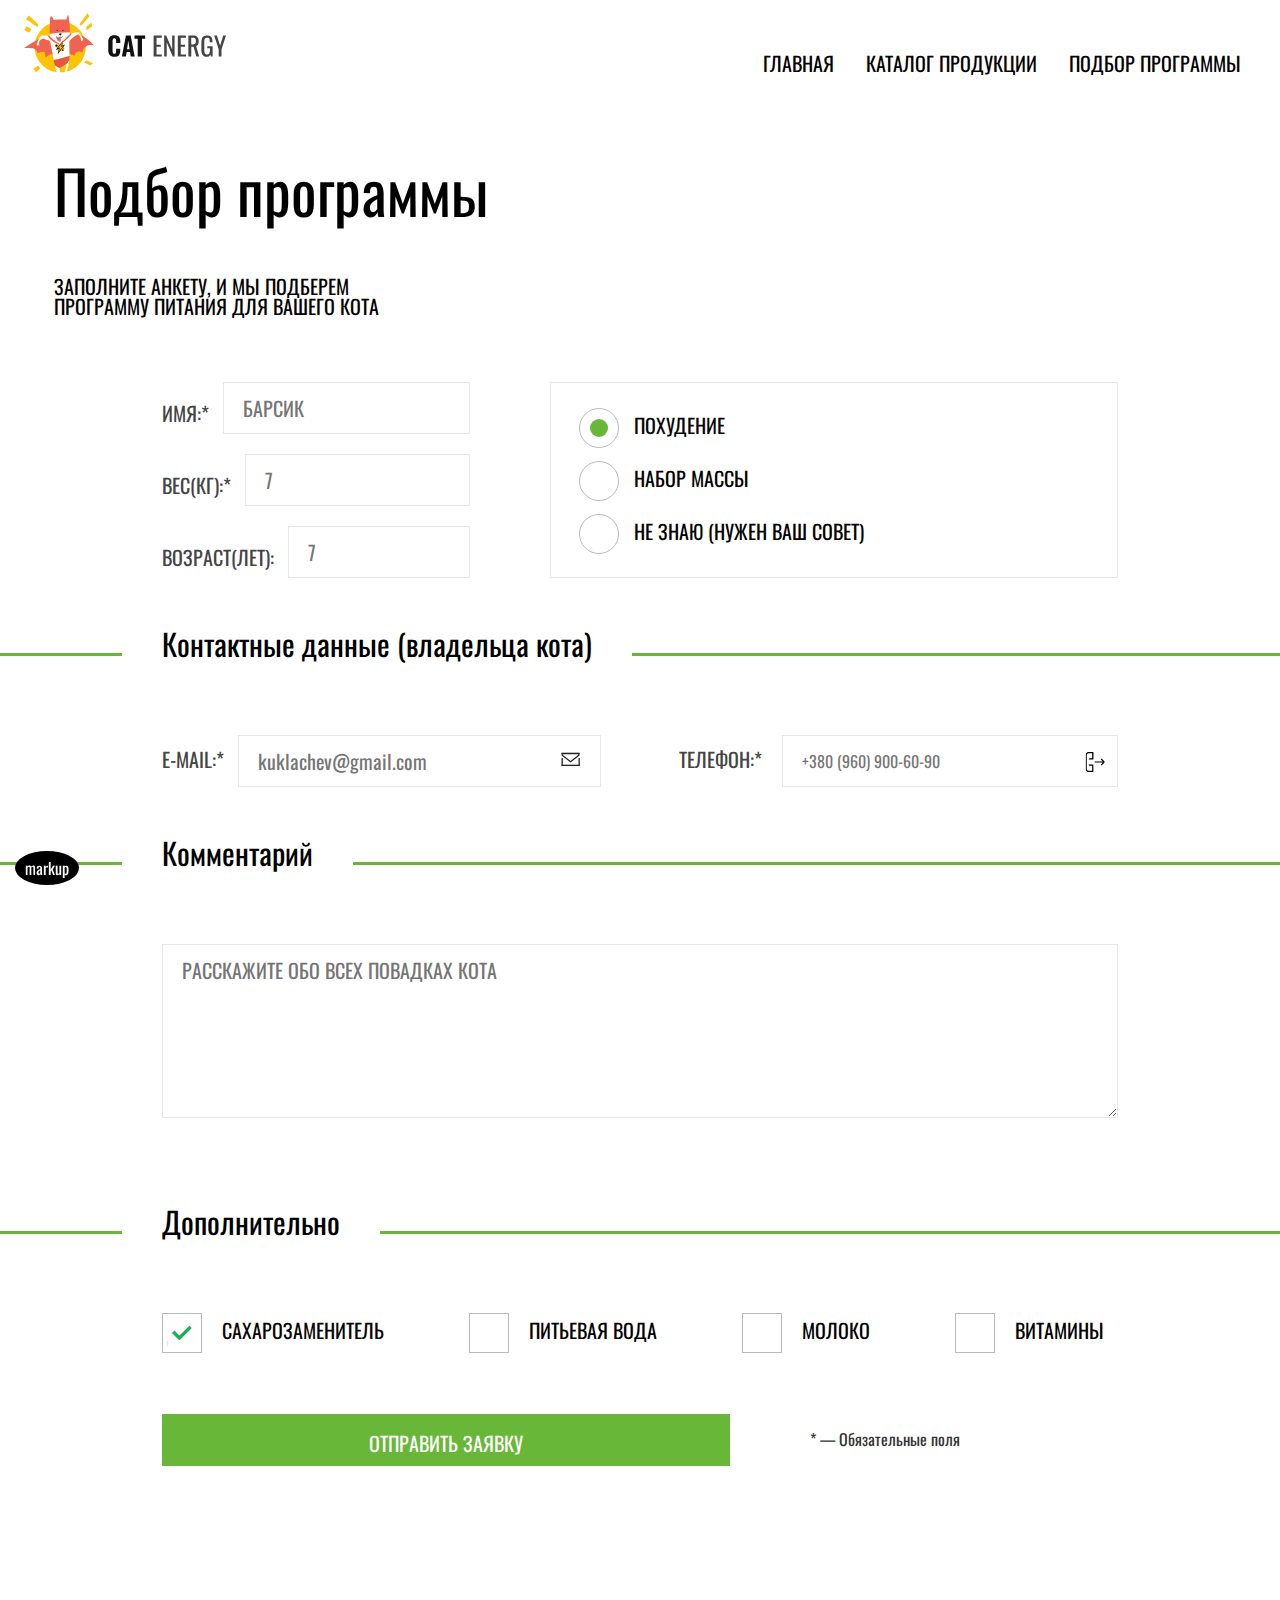
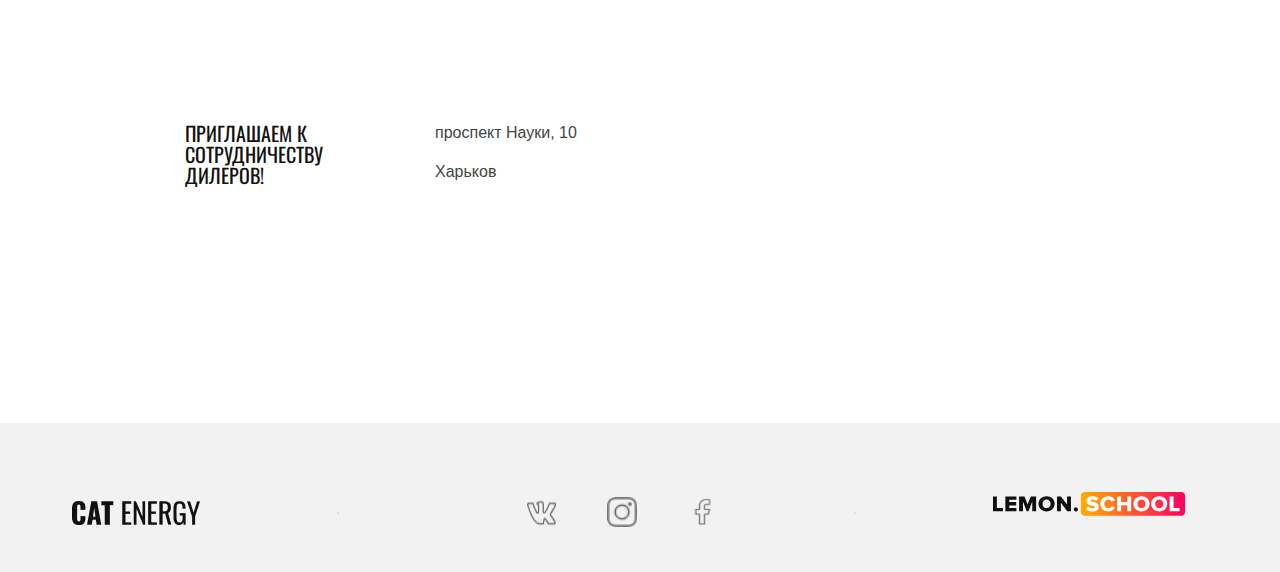
<file: form.html>
<!DOCTYPE html>
<html lang="ru">

<head>
    <meta charset="UTF-8">
    <meta name="theme-color" content="#188de7">
    <meta name="viewport" content="width=device-width,initial-scale=1,user-scalable=no" />
    <title>CatEnergy</title>
    <link rel="shortcut icon" href="assets/img/logo-desktop.svg" />
    <link rel="stylesheet" type="text/css" href="assets/css/bootstrap.min.css" />
    <link rel="stylesheet" type="text/css" href="assets/css/slick.css" />
    <link rel="stylesheet" type="text/css" href="assets/css/slick-theme.css" />
    <link rel="stylesheet" type="text/css" href="assets/css/jquery.fancybox.min.css" />
    <link rel="stylesheet" type="text/css" href="assets/css/nice-select.css" />
    <link rel="stylesheet" type="text/css" href="style.css" />
    <script src="assets/js/jquery-3.6.0.min.js"></script>
</head>


<body class="page-form">

    <div class='thetop'></div>
    <div class='scrolltop'>
        <div class='muve-top'></div>
    </div>

    <header>
        <nav class="container navbar navbar-expand-lg">
            <div class="container-fluid">
                <a class="navbar-brand" href="index.html">
                <picture>
                  <source media="(min-width: 992px)" srcset="assets/img/logo-desktop.svg">
                  <source media="(min-width: 768px)" srcset="assets/img/logo-tablet.svg">
                  <img src="assets/img/logo-mobile.svg" alt="logo">
                </picture>
              </a>
                <button class="navbar-toggler" type="button" data-bs-toggle="collapse" data-bs-target="#navbarSupportedContent" aria-controls="navbarSupportedContent" aria-expanded="false" aria-label="Toggle navigation">
                    <span></span>
                    <span></span>
                    <span></span>
                </button>
                <div class="collapse navbar-collapse" id="navbarSupportedContent">
                    <ul class="navbar-nav">
                        <li class="nav-item">
                            <a class="nav-link active" aria-current="page" href="index.html">ГЛАВНАЯ</a>
                        </li>
                        <li class="nav-item">
                            <a class="nav-link" href="catalog.html">КАТАЛОГ ПРОДУКЦИИ</a>
                        </li>
                        <li class="nav-item">
                            <a class="nav-link" href="form.html">ПОДБОР ПРОГРАММЫ</a>
                        </li>
                    </ul>
                </div>
            </div>
        </nav>
        <a href="markup.html" class="markup-link">markup</a>
    </header>



    <main class="wrapper form">
        <h1 class="page-title">Подбор программы</h1>
        <div class="page-des">
            <h4>Заполните анкету, и мы подберем
        программу питания для вашего кота
    </h4>
        </div>
        <div class="container">
            <form class="form-program">
                <div class="form-row">
                    <div class="input-box">
                        <div class="input-row">
                            <label for="fname">Имя:*</label>
                            <input type="text" id="fname" name="fname" placeholder="БАРCИК">
                        </div>
                        <div class="input-row">
                            <label for="lname">Вес(кг):*</label>
                            <input type="text" id="weight" name="lname" placeholder="7">
                        </div>
                        <div class="input-row">
                            <label for="lname">Возраст(лет):</label>
                            <input type="text" id="age" name="lname" placeholder="7">
                        </div>

                    </div>
                    <div class="radio-box">
                        <div>
                            <input type="radio" id="mass-gain" value="mass-gain" name="mass" checked="checked">
                            <label for="mass-gain">похудение</label>
                        </div>
                        <div>
                            <input type="radio" id="weight-loss" value="weight-loss" name="mass">
                            <label for="weight-loss">Набор массы</label>
                        </div>
                        <div>
                            <input type="radio" id="other" value="contact" name="mass">
                            <label for="other">Не знаю (Нужен ваш совет)</label>
                        </div>
                    </div>
                </div>
                <div class="form-row">
                    <h2 class="form-row-title"> <span>Контактные данные (владельца кота)</span></h2>
                    <div class="input-row">
                        <div class="data">
                            <div class="email">
                                <label for="mail">E-mail:*</label>
                                <input type="mail" id="mail" name="mail" placeholder="kuklachev@gmail.com">
                            </div>
                            <div class="call">
                                <label for="phone">Телефон:*</label>
                                <input type="text" id="phone" name="phone" placeholder="+380 (960) 900-60-90">
                            </div>
                        </div>
                    </div>
                </div>
                <div class="form-row">
                    <h2 class="form-row-title"><span>Комментарий</span> </h2>
                    <div class="input-row">
                        <textarea cols="30" rows="10" placeholder="Расскажите обо всех повадках кота"></textarea>
                    </div>
                    <div class="form-row">
                        <h2 class="form-row-title"><span>Дополнительно</span></h2>
                        <div class="check-row">
                            <div class="check-item">
                                <input id="checkbox1" type="checkbox" name="suger" checked="checked">
                                <label for="checkbox1">
                                    сахарозаменитель
                                </label>
                            </div>
                            <div class="check-item">
                                <input id="checkbox2" type="checkbox" name="water">
                                <label for="checkbox2">
                                    питьевая вода
                                </label>
                            </div>
                            <div class="check-item">
                                <input id="checkbox3" type="checkbox" name="milk">
                                <label for="checkbox3">
                                    Молоко
                                </label>
                            </div>
                            <div class="check-item">
                                <input id="checkbox4" type="checkbox" name="vitamins">
                                <label for="checkbox4">
                                    витамины
                                </label>
                            </div>
                        </div>
                        <div class="input-item">
                            <input class="btn btn-primary" type="submit" value="отправить заявку">
                            <div class="add">
                                <span>* — Обязательные поля</span>
                            </div>
                        </div>
                    </div>
                </div>
            </form>
        </div>
        <div class="map">
            <div class="map-info">
                <div class="map-info-title">приглашаем к сотрудничеству дилеров!</div>
                <address>
                    <div class="street">проспект Науки, 10</div>
                    <div class="city">Харьков</div>
                </address>
            </div>
            <iframe src="https://www.google.com/maps/embed?pb=!1m18!1m12!1m3!1d1198.6031140755476!2d36.23337974384087!3d50.00537237122871!2m3!1f0!2f0!3f0!3m2!1i1024!2i768!4f13.1!3m3!1m2!1s0x4127a1a351ec50b7%3A0xf31099d8ce836cfe!2z0KHRgtC10LrQu9GP0YjQutCw!5e0!3m2!1sru!2sua!4v1664801511413!5m2!1sru!2sua" width="600" height="450" style="border:0;" allowfullscreen="" loading="lazy" referrerpolicy="no-referrer-when-downgrade"></iframe>
        </div>










    </main>
    <footer>
        <div class="container">
            <div class="footer-logo">
                <img src="assets/img/footer-logo.png" alt="logo">
		</div>
                <div class="border"></div>
                <div class="footer-social-networks-item">
                    <ul class="footer-social-icons">
                        <li>
                            <a href="https://vk.com/">
						<img width="30" height="30" src="assets/img/icon_vkontakte.png" alt="facebook"> </a>
                        </li>
                        <li>
                            <a href="https://www.instagram.com">
						<img width="30" height="30" src="assets/img/icon_instagram.png" alt="insta"> </a>
                        </li>
                        <li>
                            <a href="https://www.facebook.com">
						<img width="30" height="30" src="assets/img/icon_facebook.png" alt="facebook"> </a>
                        </li>
                    </ul>
                </div>
                <div class="border"></div>
                <div class="logo">
                    <div>
                        <svg xmlns="http://www.w3.org/2000/svg" width="215" height="44" viewBox="0 0 2422 473" fill="none" class="svg replaced-svg">
                            <path d="M2120.79 0H1032.08C1008.68 0 989.703 18.7497 989.703 41.8785V224.517C989.703 247.646 1008.68 266.396 1032.08 266.396H2120.79C2144.2 266.396 2163.17 247.646 2163.17 224.517V41.8785C2163.17 18.7497 2144.2 0 2120.79 0Z" fill="url(#paint0_linear)"></path>
                            <path class="logo-color" d="M111.645 216.601H0V49.3726H43.6376V178.991H111.662L111.645 216.601Z" fill="#0F0F0F"></path>
                            <path class="logo-color" d="M263.354 216.601H139.21V49.3726H263.354V86.9826H182.933V113.047H261.586V150.657H182.933V178.991H263.354V216.601Z" fill="#0F0F0F"></path>
                            <path class="logo-color" d="M485.885 216.601H442.247V107.787L399.358 216.601H380.073L337.456 107.787V216.601H293.818V49.3726H354.445L389.716 140.121L425.241 49.3726H485.885V216.601Z" fill="#0F0F0F"></path>
                            <path class="logo-color" d="M668.05 195.294C650.965 211.516 629.424 219.622 603.427 219.611C577.431 219.6 555.822 211.494 538.6 195.294C521.424 179.082 512.836 158.356 512.836 133.114C512.836 107.873 521.424 87.1467 538.6 70.9353C555.754 54.7239 577.363 46.6182 603.427 46.6182C629.492 46.6182 651.033 54.7239 668.05 70.9353C685.136 87.1579 693.679 107.884 693.679 133.114C693.679 158.345 685.136 179.071 668.05 195.294ZM603.427 181.497C617.112 181.497 628.188 176.903 636.657 167.716C645.126 158.53 649.355 146.996 649.344 133.114C649.344 119.256 645.115 107.722 636.657 98.5126C628.199 89.3033 617.123 84.7043 603.427 84.7155C589.55 84.7155 578.383 89.3145 569.925 98.5126C561.468 107.711 557.239 119.245 557.239 133.114C557.239 146.996 561.468 158.53 569.925 167.716C578.383 176.903 589.528 181.497 603.359 181.497H603.427Z" fill="#0F0F0F"></path>
                            <path class="logo-color" d="M878.123 216.601H836.016L764.454 119.82V216.601H720.816V49.3726H765.729L834.23 141.381V49.3726H878.123V216.601Z" fill="#0F0F0F"></path>
                            <path class="logo-color" d="M949.176 212.583C945.316 216.265 940.287 218.515 934.94 218.952C929.593 219.39 924.258 217.988 919.838 214.984C915.417 211.98 912.183 207.558 910.683 202.468C909.184 197.378 909.51 191.932 911.608 187.053C913.705 182.173 917.445 178.16 922.193 175.693C926.942 173.226 932.407 172.456 937.664 173.515C942.921 174.573 947.646 177.394 951.04 181.5C954.433 185.607 956.286 190.746 956.285 196.047C956.304 199.137 955.684 202.198 954.462 205.042C953.239 207.886 951.44 210.452 949.176 212.583V212.583Z" fill="#0F0F0F"></path>
                            <path d="M1121.52 219.613C1090.23 219.613 1065.19 210.757 1046.4 193.044L1069.5 160.694C1076.5 167.828 1084.91 173.466 1094.21 177.261C1103.5 181.056 1113.49 182.928 1123.54 182.76C1130.99 182.76 1136.87 181.466 1141.18 178.878C1145.5 176.29 1147.64 172.979 1147.64 168.962C1147.64 165.467 1145.28 162.576 1140.55 160.325C1134.91 157.795 1128.92 156.096 1122.78 155.283C1114.98 154.042 1107.27 152.285 1099.7 150.023C1091.8 147.749 1084.08 144.901 1076.61 141.503C1069.29 138.063 1063.13 132.621 1058.85 125.824C1053.96 118.101 1051.48 109.12 1051.74 100.011C1051.74 85.2894 1057.79 72.7528 1069.89 62.4008C1081.99 52.0488 1098.43 46.8672 1119.21 46.856C1146.79 46.856 1169.72 54.6256 1187.98 70.1648L1164.17 101.002C1150.3 89.5882 1132.75 83.4545 1114.7 83.7097C1102.52 83.7097 1096.44 87.7206 1096.44 95.7423C1096.44 98.924 1098.8 101.641 1103.53 103.893C1109.18 106.414 1115.16 108.145 1121.3 109.035C1129.06 110.351 1136.73 112.147 1144.26 114.413C1152.12 116.715 1159.8 119.609 1167.22 123.067C1174.47 126.539 1180.62 131.917 1184.99 138.612C1189.86 146.076 1192.35 154.82 1192.13 163.702C1192.13 180.765 1185.96 194.349 1173.61 204.455C1161.26 214.561 1143.9 219.613 1121.52 219.613Z" fill="white"></path>
                            <path d="M1300.39 219.611C1274.16 219.611 1252.35 211.544 1234.93 195.411C1217.52 179.278 1208.8 158.513 1208.79 133.114C1208.79 107.537 1217.46 86.7266 1234.79 70.6832C1252.13 54.6398 1273.99 46.6182 1300.39 46.6182C1334.4 46.6182 1359.01 61.5748 1374.21 91.488L1336.68 109.049C1333.68 102.041 1328.7 96.0326 1322.34 91.7401C1315.97 87.1608 1308.29 84.701 1300.4 84.7155C1286.7 84.7155 1275.41 89.3538 1266.53 98.6302C1257.65 107.907 1253.21 119.401 1253.21 133.114C1253.21 146.828 1257.65 158.317 1266.53 167.582C1275.41 176.847 1286.69 181.485 1300.39 181.497C1308.27 181.517 1315.95 179.063 1322.33 174.489C1328.69 170.199 1333.67 164.19 1336.68 157.18L1374.21 174.775C1367.75 187.51 1358.21 198.477 1346.44 206.704C1334.35 215.309 1319 219.611 1300.39 219.611Z" fill="white"></path>
                            <path d="M1555.63 216.601H1511.99V149.38H1441.71V216.601H1398.07V49.3726H1441.71V111.804H1511.99V49.3726H1555.63V216.601Z" fill="white"></path>
                            <path d="M1737.79 195.294C1720.71 211.516 1699.17 219.622 1673.17 219.611C1647.17 219.6 1625.57 211.494 1608.36 195.294C1591.19 179.082 1582.6 158.356 1582.6 133.114C1582.6 107.873 1591.19 87.1467 1608.36 70.9353C1625.51 54.7239 1647.12 46.6182 1673.17 46.6182C1699.22 46.6182 1720.77 54.7239 1737.79 70.9353C1754.87 87.1579 1763.41 107.884 1763.42 133.114C1763.43 158.345 1754.89 179.071 1737.79 195.294ZM1673.17 181.497C1686.88 181.497 1697.96 176.903 1706.42 167.716C1714.88 158.53 1719.11 146.996 1719.11 133.114C1719.11 119.256 1714.88 107.722 1706.42 98.5126C1697.96 89.3033 1686.88 84.7043 1673.17 84.7155C1659.31 84.7155 1648.14 89.3145 1639.69 98.5126C1631.23 107.711 1627 119.245 1627 133.114C1627 146.996 1631.23 158.53 1639.69 167.716C1648.14 176.903 1659.28 181.497 1673.09 181.497H1673.17Z" fill="white"></path>
                            <path d="M1937.23 195.294C1920.14 211.516 1898.57 219.622 1872.53 219.611C1846.48 219.6 1824.89 211.494 1807.75 195.294C1790.6 179.082 1782.01 158.356 1782 133.114C1781.99 107.873 1790.57 87.1467 1807.75 70.9353C1824.93 54.7239 1846.53 46.6182 1872.58 46.6182C1898.62 46.6182 1920.19 54.7239 1937.28 70.9353C1954.36 87.1579 1962.9 107.884 1962.91 133.114C1962.92 158.345 1954.36 179.071 1937.23 195.294ZM1872.53 181.497C1886.23 181.497 1897.31 176.903 1905.77 167.716C1914.23 158.53 1918.46 146.996 1918.46 133.114C1918.46 119.256 1914.23 107.722 1905.77 98.5126C1897.31 89.3033 1886.23 84.7043 1872.53 84.7155C1858.67 84.7155 1847.51 89.3145 1839.04 98.5126C1830.57 107.711 1826.34 119.245 1826.35 133.114C1826.35 146.996 1830.58 158.53 1839.04 167.716C1847.5 176.903 1858.66 181.497 1872.53 181.497Z" fill="white"></path>
                            <path d="M2101.65 216.601H1990V49.3726H2033.64V178.991H2101.66L2101.65 216.601Z" fill="white"></path>
                            <defs>
                                <linearGradient id="paint0_linear" x1="989.703" y1="133.198" x2="2163.17" y2="133.198" gradientUnits="userSpaceOnUse">
                                    <stop stop-color="#FFAE00"></stop>
                                    <stop offset="1" stop-color="#FF0062"></stop>
                                </linearGradient>
                            </defs>
                        </svg>
                    </div>
                </div>
            </div>
    </footer>
    <script defer src="assets/js/bootstrap.min.js"></script>
    <script defer src="assets/js/slick.min.js"></script>
    <script async src="assets/js/jquery.fancybox.min.js"></script>
    <script defer src="assets/js/jquery.nice-select.min.js"></script>
    <script async src="assets/js/global.js"></script>
</file>
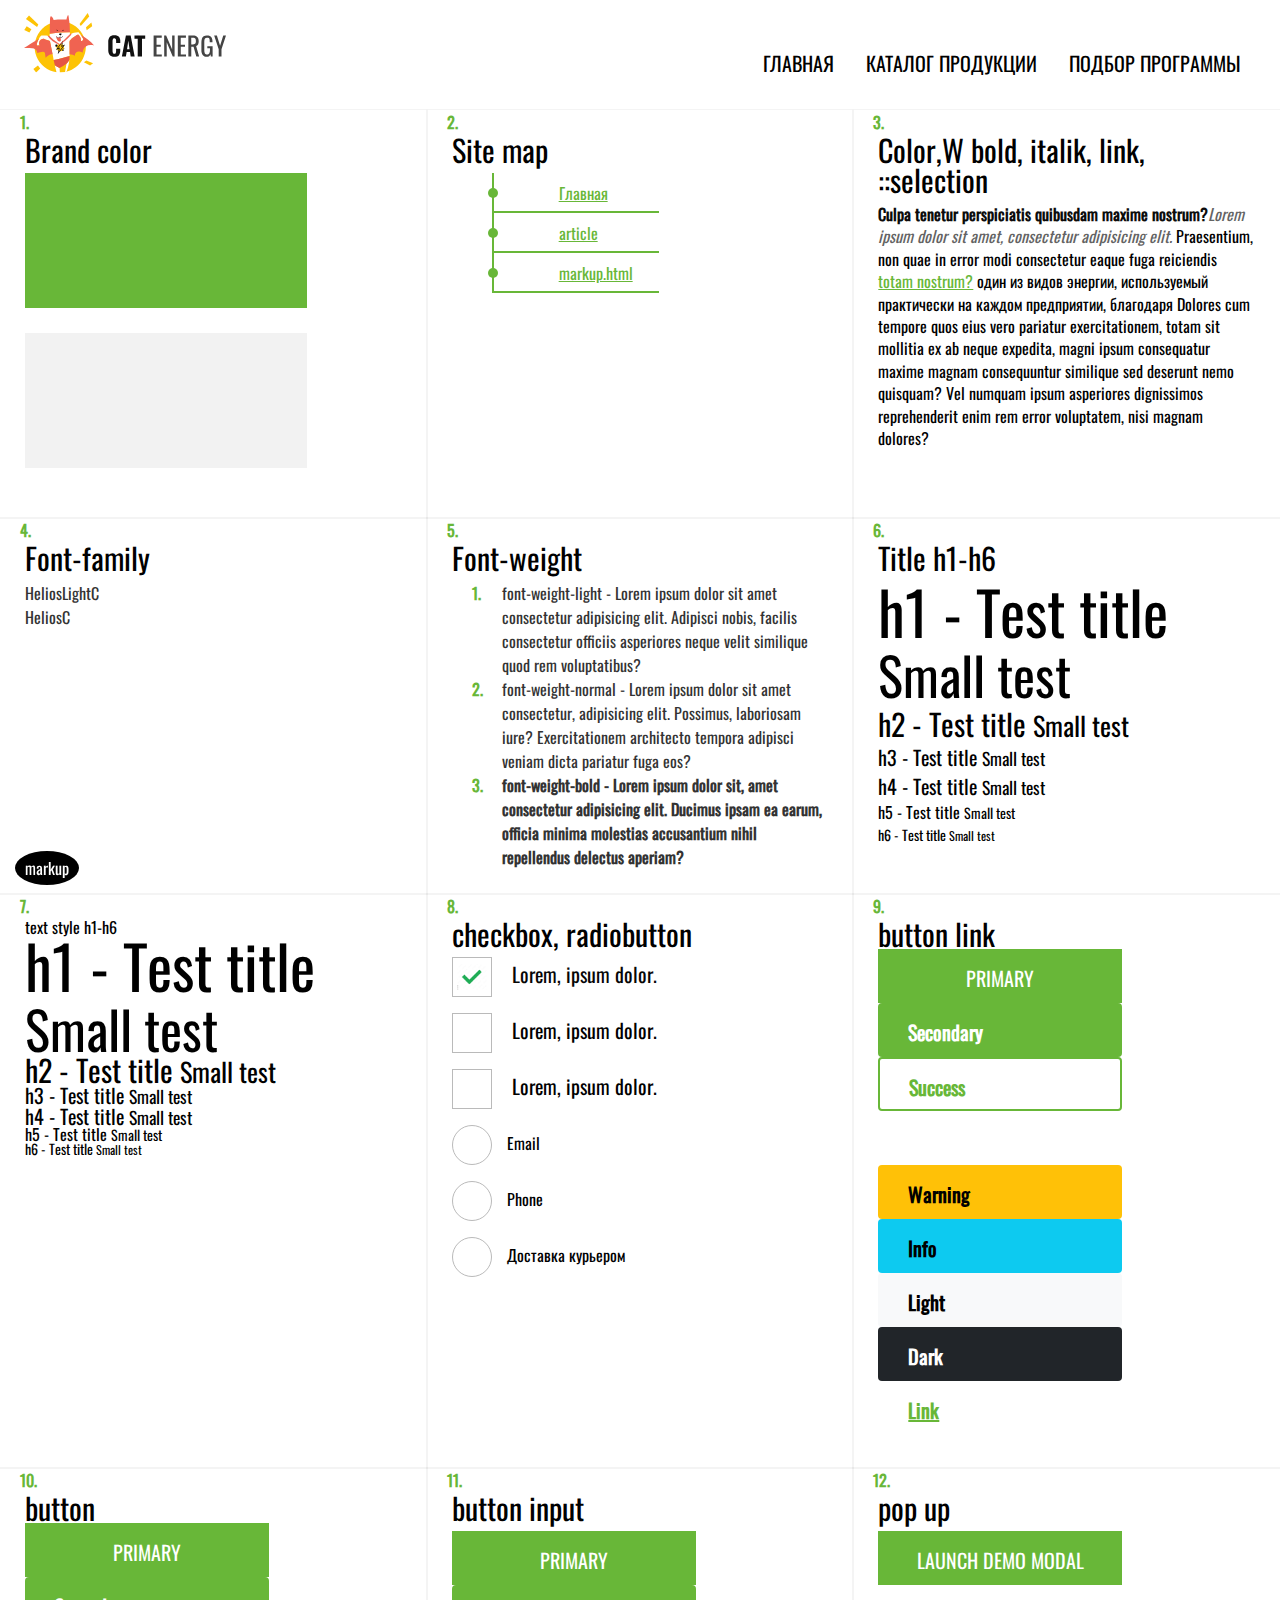
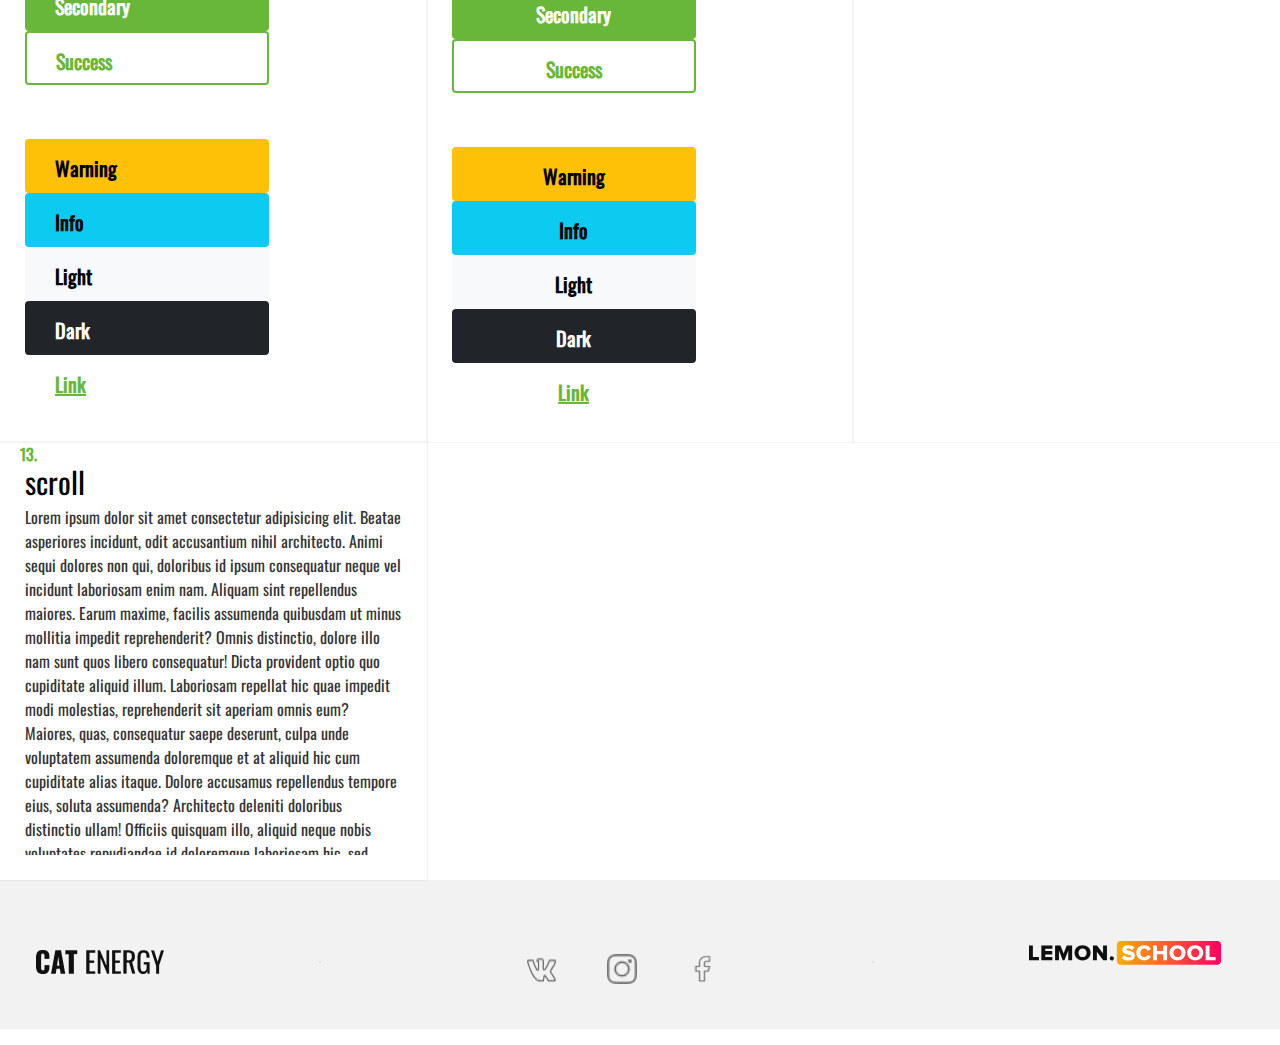
<file: markup.html>
<!DOCTYPE html>
<html lang="ru">

<head>
    <meta charset="UTF-8">
    <meta name="theme-color" content="#188de7">
    <meta name="viewport" content="width=device-width,initial-scale=1,user-scalable=no" />
    <title>CatEnergy</title>
    <link rel="shortcut icon" href="assets/img/logo-desktop.svg" />
    <link rel="stylesheet" type="text/css" href="assets/css/bootstrap.min.css" />
    <link rel="stylesheet" type="text/css" href="assets/css/slick.css" />
    <link rel="stylesheet" type="text/css" href="assets/css/slick-theme.css" />
    <link rel="stylesheet" type="text/css" href="assets/css/jquery.fancybox.min.css" />
    <link rel="stylesheet" type="text/css" href="assets/css/nice-select.css" />
    <link rel="stylesheet" type="text/css" href="style.css" />
    <script src="assets/js/jquery-3.6.0.min.js"></script>
</head>



<div class='thetop'></div>
<div class='scrolltop'>
    <div class='muve-top'></div>
</div>

<header>
    <nav class="container navbar navbar-expand-lg">
        <div class="container-fluid">
            <a class="navbar-brand" href="index.html">
                <picture>
                  <source media="(min-width: 992px)" srcset="assets/img/logo-desktop.svg">
                  <source media="(min-width: 768px)" srcset="assets/img/logo-tablet.svg">
                  <img src="assets/img/logo-mobile.svg" alt="logo">
                </picture>
              </a>
            <button class="navbar-toggler" type="button" data-bs-toggle="collapse" data-bs-target="#navbarSupportedContent" aria-controls="navbarSupportedContent" aria-expanded="false" aria-label="Toggle navigation">
                <span></span>
                <span></span>
                <span></span>
            </button>
            <div class="collapse navbar-collapse" id="navbarSupportedContent">
                <ul class="navbar-nav">
                    <li class="nav-item">
                        <a class="nav-link active" aria-current="page" href="index.html">ГЛАВНАЯ</a>
                    </li>
                    <li class="nav-item">
                        <a class="nav-link" href="catalog.html">КАТАЛОГ ПРОДУКЦИИ</a>
                    </li>
                    <li class="nav-item">
                        <a class="nav-link" href="form.html">ПОДБОР ПРОГРАММЫ</a>
                    </li>
                </ul>
            </div>
        </div>
    </nav>
    <a href="markup.html" class="markup-link">markup</a>
</header>



<main class="wrapper markup">
    <div class="container">
        <ol class="row">
            <li class="col-lg-4 col-md-6 col-xs-12">
                <h2>Brand color </h2>
                <div class="brand-bg-1"></div>
                <div class="brand-bg-2"></div>
            </li>
            <li class="col-lg-4 col-md-6 col-xs-12 site-map">
                <h2>Site map</h2>
                <ol>
                    <li><a href="index.html">Главная</a></li>
                    <li><a href="article.html">article</a></li>
                    <li><a href="markup.html">markup.html</a></li>
                </ol>
            </li>
            <li class="col-lg-4 col-md-6 col-xs-12">
                <h2>Color,W bold, italik, link, ::selection</h2>
                <p><b>Culpa tenetur perspiciatis quibusdam maxime nostrum?</b><i>Lorem ipsum dolor sit amet, consectetur adipisicing elit.</i> Praesentium, non quae in error modi consectetur eaque fuga reiciendis <a href="#">totam nostrum?</a> один из видов энергии, используемый практически на каждом предприятии, благодаря Dolores cum tempore quos eius vero pariatur exercitationem, totam sit mollitia ex ab neque expedita, magni ipsum consequatur maxime magnam consequuntur similique sed deserunt nemo quisquam? Vel numquam ipsum asperiores dignissimos reprehenderit enim rem error voluptatem, nisi magnam dolores?</p>
            </li>
            <li class="col-lg-4 col-md-6 col-xs-12">
                <h2>Font-family</h2>
                <div>HeliosLightC</div>
                <div>HeliosC</div>
            </li>
            <li class="col-lg-4 col-md-6 col-xs-12">
                <h2>Font-weight </h2>
                <ol>
                    <li class="font-weight-light">font-weight-light - Lorem ipsum dolor sit amet consectetur adipisicing elit. Adipisci nobis, facilis consectetur officiis asperiores neque velit similique quod rem voluptatibus?</li>

                    <li class="font-weight-normal">font-weight-normal - Lorem ipsum dolor sit amet consectetur, adipisicing elit. Possimus, laboriosam iure? Exercitationem architecto tempora adipisci veniam dicta pariatur fuga eos?</li>

                    <li class="font-weight-bold">font-weight-bold - Lorem ipsum dolor sit, amet consectetur adipisicing elit. Ducimus ipsam ea earum, officia minima molestias accusantium nihil repellendus delectus aperiam?</li>
                </ol>
            </li>
            <li class="col-lg-4 col-md-6 col-xs-12">
                <h2> Title h1-h6</h2>
                <h1>h1 - Test title <small>Small test</small></h1>
                <h2>h2 - Test title <small>Small test</small></h2>
                <h3>h3 - Test title <small>Small test</small></h3>
                <h4>h4 - Test title <small>Small test</small></h4>
                <h5>h5 - Test title <small>Small test</small></h5>
                <h6>h6 - Test title <small>Small test</small></h6>
            </li>
            <li class="col-lg-4 col-md-6 col-xs-12">
                <div class="title_5"> text style h1-h6</div>
                <div class="title_1">h1 - Test title <small>Small test</small></div>
                <div class="title_2">h2 - Test title <small>Small test</small></div>
                <div class="title_3">h3 - Test title <small>Small test</small></div>
                <div class="title_4">h4 - Test title <small>Small test</small></div>
                <div class="title_5">h5 - Test title <small>Small test</small></div>
                <div class="title_6">h6 - Test title <small>Small test</small></div>
            </li>
            <li class="col-lg-4 col-md-6 col-xs-12">
                <h2>checkbox, radiobutton</h2>
                <p>
                    <input id="checkbox" type="checkbox" name="terms" checked="checked">
                    <label for="checkbox">
                        Lorem, ipsum dolor.
                    </label>
                    <input type="hidden" name="terms-field" value="1">
                </p>
                <p>
                    <input id="checkbox2" type="checkbox" name="terms">
                    <label for="checkbox2">
                        Lorem, ipsum dolor.
                    </label>
                    <input type="hidden" name="terms-field" value="1">
                </p>
                <p>
                    <input id="checkbox3" type="checkbox" name="terms">
                    <label for="checkbox3">
                        Lorem, ipsum dolor.
                    </label>
                    <input type="hidden" name="terms-field" value="1">
                </p>
                <p>
                    <input type="radio" id="contactChoice1" name="contact" value="email">
                    <label for="contactChoice1">Email</label>
                </p>
                <p>
                    <input type="radio" id="contactChoice2" name="contact" value="phone">
                    <label for="contactChoice2">Phone</label>
                </p>
                <p>
                    <input type="radio" name="contact" id="contactChoice3" value="flat">
                    <label for="contactChoice3">Доставка курьером </label>
                </p>
            </li>
            <li class="col-lg-4 col-md-6 col-xs-12">
                <h2>button link </р>
                <a href="#" class="btn btn-primary">Primary</a>
                <a href="#" class="btn btn-secondary">Secondary</a>
                <a href="#" class="btn btn-success">Success</a>
                <a href="#" class="btn btn-danger">Danger</a>
                <a href="#" class="btn btn-warning">Warning</a>
                <a href="#" class="btn btn-info">Info</a>
                <a href="#" class="btn btn-light">Light</a>
                <a href="#" class="btn btn-dark">Dark</a>
                <a href="#" class="btn btn-link">Link</a>
            </li>
            <li class="col-lg-4 col-md-6 col-xs-12">   
                <h2>button </р>
                <button type="button" class="btn btn-primary">Primary</button>
                <button type="button" class="btn btn-secondary">Secondary</button>
                <button type="button" class="btn btn-success">Success</button>
                <button type="button" class="btn btn-danger">Danger</button>
                <button type="button" class="btn btn-warning">Warning</button>
                <button type="button" class="btn btn-info">Info</button>
                <button type="button" class="btn btn-light">Light</button>
                <button type="button" class="btn btn-dark">Dark</button>
                <button type="button" class="btn btn-link">Link</button></li>
            <li class="col-lg-4 col-md-6 col-xs-12">
                <h2>button input</h2>
                <input type="button" class="btn btn-primary" value="Primary">
                <input type="button" class="btn btn-secondary" value="Secondary">
                <input type="button" class="btn btn-success" value="Success">
                <input type="button" class="btn btn-danger" value="Danger">
                <input type="button" class="btn btn-warning" value="Warning">
                <input type="button" class="btn btn-info" value="Info">
                <input type="button" class="btn btn-light" value="Light">
                <input type="button" class="btn btn-dark" value="Dark">
                <input type="button" class="btn btn-link" value="Link">
            </li>
            <li class="col-lg-4 col-md-6 col-xs-12">
                <h2>pop up</h2>
                <button type="button" class="btn btn-primary" data-bs-toggle="modal" data-bs-target="#exampleModal">
                    Launch demo modal
                </button>
            </li>
            <li class="col-lg-4 col-md-6 col-xs-12">
                <h2>scroll</h2>
                <div class="scroll">
                    Lorem ipsum dolor sit amet consectetur adipisicing elit. Beatae asperiores incidunt, odit accusantium nihil architecto. Animi sequi dolores non qui, doloribus id ipsum consequatur neque vel incidunt laboriosam enim nam.
                    Aliquam sint repellendus maiores. Earum maxime, facilis assumenda quibusdam ut minus mollitia impedit reprehenderit? Omnis distinctio, dolore illo nam sunt quos libero consequatur! Dicta provident optio quo cupiditate aliquid illum.
                    Laboriosam repellat hic quae impedit modi molestias, reprehenderit sit aperiam omnis eum? Maiores, quas, consequatur saepe deserunt, culpa unde voluptatem assumenda doloremque et at aliquid hic cum cupiditate alias itaque.
                    Dolore accusamus repellendus tempore eius, soluta assumenda? Architecto deleniti doloribus distinctio ullam! Officiis quisquam illo, aliquid neque nobis voluptates repudiandae id doloremque laboriosam hic, sed nesciunt iure atque adipisci error!
                    Totam labore voluptas maxime officiis quibusdam omnis ut, atque deserunt, corrupti fugit neque esse nam iusto saepe. Sapiente quas nihil, eveniet consectetur ad, necessitatibus, maiores fugit at corrupti similique libero!
                </div>
            </li>

            <footer>
                <div class="container">
                    <div class="footer-logo">
                        <img src="assets/img/footer-logo.png" alt="logo">
		</div>
                        <div class="border"></div>
                        <div class="footer-social-networks-item">
                            <ul class="footer-social-icons">
                                <li>
                                    <a href="https://vk.com/">
						<img width="30" height="30" src="assets/img/icon_vkontakte.png" alt="facebook"> </a>
                                </li>
                                <li>
                                    <a href="https://www.instagram.com">
						<img width="30" height="30" src="assets/img/icon_instagram.png" alt="insta"> </a>
                                </li>
                                <li>
                                    <a href="https://www.facebook.com">
						<img width="30" height="30" src="assets/img/icon_facebook.png" alt="facebook"> </a>
                                </li>
                            </ul>
                        </div>
                        <div class="border"></div>
                        <div class="logo">
                            <div>
                                <svg xmlns="http://www.w3.org/2000/svg" width="215" height="44" viewBox="0 0 2422 473" fill="none" class="svg replaced-svg">
                                    <path d="M2120.79 0H1032.08C1008.68 0 989.703 18.7497 989.703 41.8785V224.517C989.703 247.646 1008.68 266.396 1032.08 266.396H2120.79C2144.2 266.396 2163.17 247.646 2163.17 224.517V41.8785C2163.17 18.7497 2144.2 0 2120.79 0Z" fill="url(#paint0_linear)"></path>
                                    <path class="logo-color" d="M111.645 216.601H0V49.3726H43.6376V178.991H111.662L111.645 216.601Z" fill="#0F0F0F"></path>
                                    <path class="logo-color" d="M263.354 216.601H139.21V49.3726H263.354V86.9826H182.933V113.047H261.586V150.657H182.933V178.991H263.354V216.601Z" fill="#0F0F0F"></path>
                                    <path class="logo-color" d="M485.885 216.601H442.247V107.787L399.358 216.601H380.073L337.456 107.787V216.601H293.818V49.3726H354.445L389.716 140.121L425.241 49.3726H485.885V216.601Z" fill="#0F0F0F"></path>
                                    <path class="logo-color" d="M668.05 195.294C650.965 211.516 629.424 219.622 603.427 219.611C577.431 219.6 555.822 211.494 538.6 195.294C521.424 179.082 512.836 158.356 512.836 133.114C512.836 107.873 521.424 87.1467 538.6 70.9353C555.754 54.7239 577.363 46.6182 603.427 46.6182C629.492 46.6182 651.033 54.7239 668.05 70.9353C685.136 87.1579 693.679 107.884 693.679 133.114C693.679 158.345 685.136 179.071 668.05 195.294ZM603.427 181.497C617.112 181.497 628.188 176.903 636.657 167.716C645.126 158.53 649.355 146.996 649.344 133.114C649.344 119.256 645.115 107.722 636.657 98.5126C628.199 89.3033 617.123 84.7043 603.427 84.7155C589.55 84.7155 578.383 89.3145 569.925 98.5126C561.468 107.711 557.239 119.245 557.239 133.114C557.239 146.996 561.468 158.53 569.925 167.716C578.383 176.903 589.528 181.497 603.359 181.497H603.427Z" fill="#0F0F0F"></path>
                                    <path class="logo-color" d="M878.123 216.601H836.016L764.454 119.82V216.601H720.816V49.3726H765.729L834.23 141.381V49.3726H878.123V216.601Z" fill="#0F0F0F"></path>
                                    <path class="logo-color" d="M949.176 212.583C945.316 216.265 940.287 218.515 934.94 218.952C929.593 219.39 924.258 217.988 919.838 214.984C915.417 211.98 912.183 207.558 910.683 202.468C909.184 197.378 909.51 191.932 911.608 187.053C913.705 182.173 917.445 178.16 922.193 175.693C926.942 173.226 932.407 172.456 937.664 173.515C942.921 174.573 947.646 177.394 951.04 181.5C954.433 185.607 956.286 190.746 956.285 196.047C956.304 199.137 955.684 202.198 954.462 205.042C953.239 207.886 951.44 210.452 949.176 212.583V212.583Z" fill="#0F0F0F"></path>
                                    <path d="M1121.52 219.613C1090.23 219.613 1065.19 210.757 1046.4 193.044L1069.5 160.694C1076.5 167.828 1084.91 173.466 1094.21 177.261C1103.5 181.056 1113.49 182.928 1123.54 182.76C1130.99 182.76 1136.87 181.466 1141.18 178.878C1145.5 176.29 1147.64 172.979 1147.64 168.962C1147.64 165.467 1145.28 162.576 1140.55 160.325C1134.91 157.795 1128.92 156.096 1122.78 155.283C1114.98 154.042 1107.27 152.285 1099.7 150.023C1091.8 147.749 1084.08 144.901 1076.61 141.503C1069.29 138.063 1063.13 132.621 1058.85 125.824C1053.96 118.101 1051.48 109.12 1051.74 100.011C1051.74 85.2894 1057.79 72.7528 1069.89 62.4008C1081.99 52.0488 1098.43 46.8672 1119.21 46.856C1146.79 46.856 1169.72 54.6256 1187.98 70.1648L1164.17 101.002C1150.3 89.5882 1132.75 83.4545 1114.7 83.7097C1102.52 83.7097 1096.44 87.7206 1096.44 95.7423C1096.44 98.924 1098.8 101.641 1103.53 103.893C1109.18 106.414 1115.16 108.145 1121.3 109.035C1129.06 110.351 1136.73 112.147 1144.26 114.413C1152.12 116.715 1159.8 119.609 1167.22 123.067C1174.47 126.539 1180.62 131.917 1184.99 138.612C1189.86 146.076 1192.35 154.82 1192.13 163.702C1192.13 180.765 1185.96 194.349 1173.61 204.455C1161.26 214.561 1143.9 219.613 1121.52 219.613Z" fill="white"></path>
                                    <path d="M1300.39 219.611C1274.16 219.611 1252.35 211.544 1234.93 195.411C1217.52 179.278 1208.8 158.513 1208.79 133.114C1208.79 107.537 1217.46 86.7266 1234.79 70.6832C1252.13 54.6398 1273.99 46.6182 1300.39 46.6182C1334.4 46.6182 1359.01 61.5748 1374.21 91.488L1336.68 109.049C1333.68 102.041 1328.7 96.0326 1322.34 91.7401C1315.97 87.1608 1308.29 84.701 1300.4 84.7155C1286.7 84.7155 1275.41 89.3538 1266.53 98.6302C1257.65 107.907 1253.21 119.401 1253.21 133.114C1253.21 146.828 1257.65 158.317 1266.53 167.582C1275.41 176.847 1286.69 181.485 1300.39 181.497C1308.27 181.517 1315.95 179.063 1322.33 174.489C1328.69 170.199 1333.67 164.19 1336.68 157.18L1374.21 174.775C1367.75 187.51 1358.21 198.477 1346.44 206.704C1334.35 215.309 1319 219.611 1300.39 219.611Z" fill="white"></path>
                                    <path d="M1555.63 216.601H1511.99V149.38H1441.71V216.601H1398.07V49.3726H1441.71V111.804H1511.99V49.3726H1555.63V216.601Z" fill="white"></path>
                                    <path d="M1737.79 195.294C1720.71 211.516 1699.17 219.622 1673.17 219.611C1647.17 219.6 1625.57 211.494 1608.36 195.294C1591.19 179.082 1582.6 158.356 1582.6 133.114C1582.6 107.873 1591.19 87.1467 1608.36 70.9353C1625.51 54.7239 1647.12 46.6182 1673.17 46.6182C1699.22 46.6182 1720.77 54.7239 1737.79 70.9353C1754.87 87.1579 1763.41 107.884 1763.42 133.114C1763.43 158.345 1754.89 179.071 1737.79 195.294ZM1673.17 181.497C1686.88 181.497 1697.96 176.903 1706.42 167.716C1714.88 158.53 1719.11 146.996 1719.11 133.114C1719.11 119.256 1714.88 107.722 1706.42 98.5126C1697.96 89.3033 1686.88 84.7043 1673.17 84.7155C1659.31 84.7155 1648.14 89.3145 1639.69 98.5126C1631.23 107.711 1627 119.245 1627 133.114C1627 146.996 1631.23 158.53 1639.69 167.716C1648.14 176.903 1659.28 181.497 1673.09 181.497H1673.17Z" fill="white"></path>
                                    <path d="M1937.23 195.294C1920.14 211.516 1898.57 219.622 1872.53 219.611C1846.48 219.6 1824.89 211.494 1807.75 195.294C1790.6 179.082 1782.01 158.356 1782 133.114C1781.99 107.873 1790.57 87.1467 1807.75 70.9353C1824.93 54.7239 1846.53 46.6182 1872.58 46.6182C1898.62 46.6182 1920.19 54.7239 1937.28 70.9353C1954.36 87.1579 1962.9 107.884 1962.91 133.114C1962.92 158.345 1954.36 179.071 1937.23 195.294ZM1872.53 181.497C1886.23 181.497 1897.31 176.903 1905.77 167.716C1914.23 158.53 1918.46 146.996 1918.46 133.114C1918.46 119.256 1914.23 107.722 1905.77 98.5126C1897.31 89.3033 1886.23 84.7043 1872.53 84.7155C1858.67 84.7155 1847.51 89.3145 1839.04 98.5126C1830.57 107.711 1826.34 119.245 1826.35 133.114C1826.35 146.996 1830.58 158.53 1839.04 167.716C1847.5 176.903 1858.66 181.497 1872.53 181.497Z" fill="white"></path>
                                    <path d="M2101.65 216.601H1990V49.3726H2033.64V178.991H2101.66L2101.65 216.601Z" fill="white"></path>
                                    <defs>
                                        <linearGradient id="paint0_linear" x1="989.703" y1="133.198" x2="2163.17" y2="133.198" gradientUnits="userSpaceOnUse">
                                            <stop stop-color="#FFAE00"></stop>
                                            <stop offset="1" stop-color="#FF0062"></stop>
                                        </linearGradient>
                                    </defs>
                                </svg>
                            </div>
                        </div>
                    </div>
            </footer>
            <script defer src="assets/js/bootstrap.min.js"></script>
            <script defer src="assets/js/slick.min.js"></script>
            <script async src="assets/js/jquery.fancybox.min.js"></script>
            <script defer src="assets/js/jquery.nice-select.min.js"></script>
            <script async src="assets/js/global.js"></script>
</file>
<file: assets/css/nice-select.css>
.nice-select {
    -webkit-tap-highlight-color: transparent;
    /* background-color: #fff; */
    border-radius: 5px;
    /* border: solid 1px #e8e8e8; */
    box-sizing: border-box;
    clear: both;
    cursor: pointer;
    display: block;
    float: left;
    font-family: inherit;
    font-size: 14px;
    font-weight: bold;
    height: 46px;
    line-height: 40px;
    outline: none;
    padding-left: 18px;
    padding-right: 30px;
    position: relative;
    text-align: left !important;
    -webkit-transition: all 0.2s ease-in-out;
    transition: all 0.2s ease-in-out;
    -webkit-user-select: none;
    -moz-user-select: none;
    -ms-user-select: none;
    user-select: none;
    white-space: nowrap;
    width: auto;
}

.nice-select:hover {
}

.nice-select:active,
.nice-select.open,
.nice-select:focus {
}

.nice-select::after {
    content: '';
    font-family: 'FontAwesome';
    display: block;
    height: 5px;
    margin-top: -4px;
    pointer-events: none;
    position: absolute;
    right: 12px;
    top: 5px;
    background: url('./assets/img/icon_arrow.svg') center no-repeat;
}

.nice-select.open:after {}

.nice-select.open .list {
    opacity: 1;
    pointer-events: auto;
    -webkit-transform: scale(1) translateY(0);
    -ms-transform: scale(1) translateY(0);
    transform: scale(1) translateY(0);
}

.nice-select.disabled {
    pointer-events: none;
}

.nice-select.disabled:after {
}

.nice-select.wide {
    width: 100%;
}

.nice-select.wide .list {
    left: 0 !important;
    right: 0 !important;
}

.nice-select.right {
    float: right;
}

.nice-select.right .list {
    left: auto;
    right: 0;
}

.nice-select.small {
    font-size: 12px;
    height: 36px;
    line-height: 34px;
}

.nice-select.small:after {
    height: 4px;
    width: 4px;
}

.nice-select.small .option {
    line-height: 34px;
    min-height: 34px;
}

.nice-select .list {
    border-radius: 5px;
    box-shadow: 0 0 0 1px rgba(68, 68, 68, 0.11);
    box-sizing: border-box;
    margin-top: 4px;
    opacity: 0;
    overflow: hidden;
    padding: 0;
    pointer-events: none;
    position: absolute;
    top: 100%;
    left: 0;
    -webkit-transform-origin: 50% 0;
    -ms-transform-origin: 50% 0;
    transform-origin: 50% 0;
    -webkit-transform: scale(0.75) translateY(-21px);
    -ms-transform: scale(0.75) translateY(-21px);
    transform: scale(0.75) translateY(-21px);
    -webkit-transition: all 0.2s cubic-bezier(0.5, 0, 0, 1.25), opacity 0.15s ease-out;
    transition: all 0.2s cubic-bezier(0.5, 0, 0, 1.25), opacity 0.15s ease-out;
    z-index: 1;
}

.nice-select .list:hover .option:not(:hover) {
    background-color: transparent !important;
}

.nice-select .option {
    cursor: pointer;
    font-weight: 400;
    line-height: 35px;
    list-style: none;
    min-height: 35px;
    outline: none;
    padding-left: 18px;
    padding-right: 29px;
    text-align: left;
    -webkit-transition: all 0.2s;
    transition: all 0.2s;
}




.nice-select .option.disabled {
    background-color: transparent;
    color: #999;
    cursor: default;
}

.no-csspointerevents .nice-select .list {
    display: none;
}

.no-csspointerevents .nice-select.open .list {
    display: block;
}
</file>
<file: style.css>
@charset "UTF-8";
/*
Theme Name: CustomTheme
Theme URI: https://wordpress.org/themes/CustomTheme/
Author: the KofeLatte team
Author URI: http://KofeLatte.com.ua/
Description: CustomTheme brings your site to life with immersive featured images and subtle animations. Our default theme works great in many languages, for any abilities, and on any device.
Version: 1.0
License: GNU General Public License v2 or later
License URI: http://www.gnu.org/licenses/gpl-2.0.html
Text Domain: CustomTheme
Tags: custom-colors, custom-header, custom-menu, custom-logo, editor-style, featured-images, footer-widgets, post-formats
This theme, like WordPress, is licensed under the GPL.
Use it to make something cool, have fun, and share what you've learned with others.
*/
/*grey*/
/*text-default*/
/*   <Breadcrumbs/>   */
/*   <Muve-top/>   */
.markup-link {
  z-index: 1; }

/* === BEGIN FONTS === */
@font-face {
  font-family: "Oswald-Regular";
  src: url("./assets/fonts/Oswald-Regular.ttf") format("opentype");
  font-weight: 400;
  font-style: normal;
  font-display: swap; }

@font-face {
  font-family: "Arial";
  src: url("./assets/fonts/AriaIMT.ttf") format("opentype");
  font-weight: 400;
  font-style: normal;
  font-display: swap; }

/* === END FONTS === */
.btn-close {
  position: absolute;
  right: 44px;
  top: 44px;
  outline: none !important;
  background-image: url("data:image/svg+xml,%3Csvg xmlns='http://www.w3.org/2000/svg' width='44' height='44' viewBox='0 0 44 44' fill='none'%3E%3Ccircle cx='22' cy='22' r='22' fill='white'/%3E%3Cpath d='M23.2944 22.0048L30.6922 14.6392C31.0468 14.2877 31.0468 13.7188 30.6922 13.3682C30.3384 13.0167 29.7638 13.0167 29.41 13.3682L22.0186 20.7274L14.5588 13.2585C14.205 12.9034 13.6304 12.9034 13.2766 13.2585C12.9229 13.6145 12.9229 14.1906 13.2766 14.5457L20.731 22.0093L13.2497 29.4575C12.8959 29.809 12.8959 30.378 13.2497 30.7286C13.6035 31.0801 14.1781 31.0801 14.5319 30.7286L22.0068 23.2866L29.4369 30.7259C29.7906 31.081 30.3653 31.081 30.719 30.7259C31.0728 30.3699 31.0728 29.7938 30.719 29.4387L23.2944 22.0048Z' fill='%23818974'/%3E%3C/svg%3E"); }

.page-home header .navbar .navbar-nav .nav-link {
  color: #fff; }
  .page-home header .navbar .navbar-nav .nav-link::before {
    background-color: #FFF; }

header {
  z-index: 2; }
  header .navbar {
    padding-bottom: 32px; }
    header .navbar .container-fluid {
      align-items: flex-end;
      padding-right: 27px; }
    header .navbar .navbar-nav .nav-link {
      font-size: 20px;
      line-height: 1.5;
      text-transform: uppercase;
      color: #000;
      padding: 0;
      font-family: "Oswald-Regular";
      position: relative; }
      header .navbar .navbar-nav .nav-link::before {
        content: "";
        width: 0;
        height: 2px;
        background-color: #000;
        position: absolute;
        bottom: -8px;
        left: 50%;
        transform: translate(-50%, 0);
        transition: .4s; }
      header .navbar .navbar-nav .nav-link:hover {
        text-decoration: none; }
        header .navbar .navbar-nav .nav-link:hover:before {
          width: 100%; }
  header .nav-item {
    padding: 0 0 0 32px; }
    header .nav-item::before {
      display: none; }

.navbar-collapse {
  margin-left: auto;
  flex-grow: 0; }

.navbar-nav {
  margin-left: auto; }

.navbar-toggler {
  padding: 0;
  width: 36px;
  height: 24px;
  border-radius: 0; }
  .navbar-toggler:focus {
    box-shadow: none; }

/*404*/
/*home*/
/* === BEGIN wp_pagenavi === */
.more-peoducts {
  margin: 80px auto 40px;
  border: 1px solid #68B738;
  width: 180px;
  height: 36px;
  font-size: 16px;
  padding-right: 27px;
  line-height: 19px;
  display: flex;
  justify-content: center;
  align-items: center;
  background: url("./assets/img/icon_download.png") no-repeat 150px !important; }
  .more-peoducts:hover {
    text-decoration: none;
    color: #000;
    background: url("./assets/img/icon_download.png") no-repeat 150px #68B738 !important; }

.wp-pagenavi {
  font-family: 'Gilroy-Medium';
  font-size: 16px;
  text-align: center;
  margin-bottom: 30px;
  margin: 0 auto 95px;
  position: relative; }
  .wp-pagenavi a {
    text-decoration: none;
    margin: 0 13px; }
  .wp-pagenavi .first {
    background: url("./assets/img/icon_pagination-left.png") no-repeat center;
    padding: 10px 15px !important; }
    .wp-pagenavi .first:hover {
      background: url("./assets/img/icon_pagination-left--hover.png") no-repeat center !important; }
  .wp-pagenavi .last {
    padding: 10px 15px !important;
    background: url("./assets/img/icon_pagination-right.png") no-repeat center; }
    .wp-pagenavi .last:hover {
      background: url("./assets/img/icon_pagination-right--hover.png") no-repeat center !important; }
  .wp-pagenavi .previouspostslink {
    background: url("./assets/img/icon-pagination__black-left.png") no-repeat center;
    text-decoration: none; }
    .wp-pagenavi .previouspostslink:hover {
      background: url("./assets/img/icon-pagination__hover-left.png") no-repeat center; }
  .wp-pagenavi .nextpostslink {
    background: url("./assets/img/icon-pagination__black-right.png") no-repeat center;
    text-decoration: none; }
    .wp-pagenavi .nextpostslink:hover {
      background: url("./assets/img/icon-pagination__hover-right.png") no-repeat center; }
  .wp-pagenavi .first,
  .wp-pagenavi .last,
  .wp-pagenavi .previouspostslink,
  .wp-pagenavi .nextpostslink,
  .wp-pagenavi .page,
  .wp-pagenavi .current {
    padding: 3px 5px; }
  .wp-pagenavi .current {
    color: #68B738;
    font-size: 16px; }

/* === END wp_pagenavi === */
.first-screen {
  padding-top: 223px;
  margin-top: -111px;
  margin-bottom: 72px;
  background: url(assets/img/first-screen.png) calc(50% + 114px) 155px no-repeat;
  position: relative; }
  .first-screen::before {
    content: "";
    width: 50vw;
    height: 100%;
    background: url(assets/img/index-background-desktop.png) no-repeat;
    position: absolute;
    z-index: -1;
    top: 0;
    right: 0; }
  .first-screen > .container {
    padding: 0 80px;
    min-height: 470px; }
  .first-screen__title {
    max-width: 414px;
    margin-bottom: 40px;
    font-family: "Oswald-Regular";
    font-style: normal;
    font-weight: 400;
    font-size: 60px;
    line-height: 60px; }
  .first-screen__subtitle {
    font-size: 20px;
    margin-bottom: 52px; }

.category {
  margin-bottom: 72px; }
  .category .col-lg-6 {
    padding: 0 40px; }
  .category .row {
    margin: 0 -40px; }
  .category-item {
    display: flex;
    flex-direction: column;
    background: #F2F2F2;
    padding: 48px 50px 55px; }
    .category-item_title {
      display: flex;
      margin-bottom: 39px;
      align-items: center;
      text-transform: uppercase; }
      .category-item_title img {
        margin-right: 62px; }
    .category-item_description {
      margin-bottom: 23px; }
    .category-item_link {
      font-size: 20px;
      line-height: 30px;
      font-family: "Oswald-Regular";
      text-transform: uppercase;
      color: #000;
      margin-top: auto;
      background: url("data:image/svg+xml,%3Csvg width='32' height='12' viewBox='0 0 32 12' fill='none' xmlns='http://www.w3.org/2000/svg'%3E%3Cline y1='6' x2='18' y2='6' stroke='black' stroke-width='2'/%3E%3Cpath d='M24 6L17.25 11.1962L17.25 0.803848L24 6Z' fill='black'/%3E%3C/svg%3E") no-repeat;
      background-position: right center;
      width: max-content;
      padding-right: 57px;
      text-decoration: none; }
      .category-item_link:hover {
        text-decoration: none;
        background-image: url("data:image/svg+xml,%3Csvg width='32' height='12' viewBox='0 0 32 12' fill='none' xmlns='http://www.w3.org/2000/svg'%3E%3Cline y1='6' x2='18' y2='6' stroke='%2368B738' stroke-width='2'/%3E%3Cpath d='M24 6L17.25 11.1962L17.25 0.803848L24 6Z' fill='%2368B738'/%3E%3C/svg%3E%0A"); }

.how-it-works {
  margin-bottom: 72px; }
  .how-it-works__title {
    font-size: 60px;
    margin-bottom: 32px; }
  .how-it-works__item {
    max-width: 245px;
    margin-bottom: 35px; }
    .how-it-works__item-icon-box {
      width: 80px;
      min-width: 80px;
      height: 80px;
      margin-bottom: 31px;
      background: center no-repeat #68B738; }
    .how-it-works__item-des {
      color: #444444; }
  .how-it-works ol li:before {
    content: counter(li, decimal) " ";
    color: #F2F2F2;
    font-size: 280px;
    line-height: 1;
    font-weight: 400;
    font-family: "Oswald-Regular";
    top: -35px;
    left: initial;
    right: 75px;
    z-index: -1; }

.icon_leaf {
  background-image: url("data:image/svg+xml,%3Csvg xmlns='http://www.w3.org/2000/svg' width='30' height='32' viewBox='0 0 30 32' fill='none'%3E%3Cg clip-path='url(%23clip0_2403_529)'%3E%3Cpath d='M27.8437 2.767C27.7434 2.317 27.3647 2 26.9325 2C26.9306 2 26.9287 2 26.9269 2C21.9891 2.033 9.98155 2.916 5.13374 10.38C2.61561 14.258 2.39905 19.293 4.48968 25.345C4.50561 25.392 4.53843 25.424 4.55999 25.467C3.8128 27.44 3.52311 28.753 3.51561 28.79C3.40686 29.33 3.7303 29.862 4.23655 29.978C4.30218 29.993 4.3678 30 4.43343 30C4.86561 30 5.25468 29.679 5.34936 29.21C5.36905 29.108 7.7578 18.837 16.2028 12.832C16.6341 12.526 16.7503 11.905 16.4625 11.445C16.1747 10.985 15.5934 10.86 15.1622 11.168C10.3734 14.573 7.42405 19.176 5.68968 22.824C4.44843 18.246 4.77374 14.447 6.67593 11.519C10.4194 5.755 19.2984 4.365 24.6581 4.071C23.505 5.872 22.245 9.174 22.245 15C22.245 18.12 21.4153 20.522 19.7803 22.14C17.1591 24.731 12.9009 24.974 9.78655 24.724C9.26905 24.679 8.81999 25.095 8.78061 25.646C8.74124 26.196 9.12843 26.676 9.64405 26.718C10.2675 26.769 10.9331 26.8 11.625 26.8C14.7956 26.8 18.4941 26.137 21.0544 23.606C23.0887 21.595 24.12 18.7 24.12 15.001C24.12 5.902 27.3356 3.905 27.3516 3.896C27.7416 3.687 27.9459 3.219 27.8437 2.767Z' fill='white'/%3E%3C/g%3E%3Cdefs%3E%3CclipPath id='clip0_2403_529'%3E%3Crect width='30' height='32' fill='white'/%3E%3C/clipPath%3E%3C/defs%3E%3C/svg%3E"); }

.icon_tub {
  background-image: url("data:image/svg+xml,%3Csvg xmlns='http://www.w3.org/2000/svg' width='29' height='31' viewBox='0 0 29 31' fill='none'%3E%3Cg clip-path='url(%23clip0_2403_540)'%3E%3Cpath d='M20.7762 18.4731C19.0702 18.4731 17.6877 19.9515 17.6877 21.7742C17.6877 23.5983 19.0707 25.0761 20.7762 25.0761C22.4818 25.0761 23.8643 23.5978 23.8643 21.7742C23.8643 19.951 22.4814 18.4731 20.7762 18.4731ZM20.7762 23.4864C19.8922 23.4864 19.1754 22.7201 19.1754 21.7751C19.1754 20.8291 19.8922 20.0633 20.7762 20.0633C21.6603 20.0633 22.3776 20.8291 22.3776 21.7751C22.3776 22.7201 21.6603 23.4864 20.7762 23.4864Z' fill='white'/%3E%3Cpath d='M11.6068 -0.0101318C9.84645 -0.0101318 8.41956 1.51468 8.41956 3.39696C8.41956 5.27924 9.84599 6.80357 11.6068 6.80357C13.3677 6.80357 14.7941 5.27973 14.7941 3.39696C14.7937 1.5142 13.3672 -0.0101318 11.6068 -0.0101318ZM11.6064 5.46573C10.5375 5.46573 9.67109 4.5396 9.67109 3.39648C9.67109 2.25384 10.5375 1.32723 11.6064 1.32723C12.6758 1.32723 13.5421 2.25384 13.5421 3.39648C13.5421 4.5396 12.6758 5.46573 11.6064 5.46573Z' fill='white'/%3E%3Cpath d='M8.22692 17.6105C6.93324 17.6105 5.88562 18.7303 5.88562 20.1132C5.88562 21.4956 6.93324 22.616 8.22692 22.616C9.52059 22.616 10.5682 21.4956 10.5682 20.1132C10.5682 18.7308 9.52059 17.6105 8.22692 17.6105ZM8 19.5C7.54098 19.5 9.15818 20.6039 9.15818 20.1132C9.15818 19.6235 7.54098 20.5 8 20.5C8.45856 20.5 9.05704 19.6226 9.05704 20.1123C9.05704 20.6029 8.45856 19.5 8 19.5Z' fill='white'/%3E%3Cpath d='M18.5002 9.76265C18.5002 9.76265 21.5402 8.9242 24.6781 11.2565C25.5853 12.0164 26.4435 12.5929 25.8304 13.379C25.4869 13.7195 25.1933 14.0358 24.1144 12.8549C23.0605 12.0949 21.3948 10.9566 18.5002 11.4134C17.3724 11.6498 16.5386 11.9641 14.9445 13.5626C13.3509 15.161 10.9724 16.2877 8.44718 16.0518C5.92191 15.8164 4.59833 14.7939 3.2009 13.5098C2.90682 13.0903 2.90682 12.6447 3.0781 12.3826C3.24938 12.1206 3.9114 11.8585 4.27933 12.2514C4.64727 12.6447 6.38772 14.217 8.10371 14.3216C9.82015 14.4262 11.5366 14.5313 13.8407 12.356C16.1467 10.1821 17.299 10.0247 18.5002 9.76265Z' fill='white'/%3E%3Cmask id='path-5-inside-1_2403_540' fill='white'%3E%3Cpath d='M28.6456 26.8156V8.15743C28.6456 7.57909 28.2718 7.5074 28.1218 7.50208H27.6161C27.1227 7.50208 27.0796 8.05862 27.0783 8.24075C27.0783 8.25867 27.0783 8.27368 27.0783 8.29161C27.0783 8.29306 27.0783 8.30129 27.0783 8.30129C27.0796 11.9099 27.0874 26.5545 27.0765 26.8412C27.0642 27.1692 27.0031 28.0076 26.2554 28.7284C25.447 29.4234 24.6378 29.3314 24.6378 29.3314C24.6378 29.3314 4.46055 29.3314 3.98251 29.3048C3.60279 29.2394 2.94077 29.095 2.37663 28.2958C1.81294 27.4966 1.92351 26.4484 1.92351 26.4484V8.31486C1.92351 7.4764 1.24926 7.50256 1.24926 7.50256H0.942038C0.405991 7.50256 0.356601 8.09059 0.353882 8.27901C0.353882 11.7408 0.353882 25.6468 0.353882 26.816C0.353882 28.1529 0.80746 29.2137 1.90176 30.1529C2.9956 31.0916 4.27658 31.0093 4.27658 31.0093C4.27658 31.0093 24.0002 31.0093 24.8584 31.0069C25.7166 31.0044 26.844 30.5903 27.7743 29.4515C28.7036 28.3128 28.6456 26.8156 28.6456 26.8156Z'/%3E%3C/mask%3E%3Cpath d='M28.6456 26.8156V8.15743C28.6456 7.57909 28.2718 7.5074 28.1218 7.50208H27.6161C27.1227 7.50208 27.0796 8.05862 27.0783 8.24075C27.0783 8.25867 27.0783 8.27368 27.0783 8.29161C27.0783 8.29306 27.0783 8.30129 27.0783 8.30129C27.0796 11.9099 27.0874 26.5545 27.0765 26.8412C27.0642 27.1692 27.0031 28.0076 26.2554 28.7284C25.447 29.4234 24.6378 29.3314 24.6378 29.3314C24.6378 29.3314 4.46055 29.3314 3.98251 29.3048C3.60279 29.2394 2.94077 29.095 2.37663 28.2958C1.81294 27.4966 1.92351 26.4484 1.92351 26.4484V8.31486C1.92351 7.4764 1.24926 7.50256 1.24926 7.50256H0.942038C0.405991 7.50256 0.356601 8.09059 0.353882 8.27901C0.353882 11.7408 0.353882 25.6468 0.353882 26.816C0.353882 28.1529 0.80746 29.2137 1.90176 30.1529C2.9956 31.0916 4.27658 31.0093 4.27658 31.0093C4.27658 31.0093 24.0002 31.0093 24.8584 31.0069C25.7166 31.0044 26.844 30.5903 27.7743 29.4515C28.7036 28.3128 28.6456 26.8156 28.6456 26.8156Z' fill='white'/%3E%3Cpath d='M28.6456 26.8156H8.64565V27.2028L8.66064 27.5898L28.6456 26.8156ZM28.1218 7.50208L28.8319 -12.4853L28.477 -12.4979H28.1218V7.50208ZM27.0783 8.24075L7.07885 8.09147L7.07829 8.16611V8.24075H27.0783ZM27.0783 8.30129H7.07829L7.07829 8.30883L27.0783 8.30129ZM27.0765 26.8412L7.09084 26.0833L7.09038 26.0956L27.0765 26.8412ZM26.2554 28.7284L39.2949 43.8932L39.7264 43.5222L40.1361 43.1272L26.2554 28.7284ZM24.6378 29.3314L26.8976 9.45949L25.7713 9.3314H24.6378V29.3314ZM3.98251 29.3048L0.588306 49.0146L1.72154 49.2098L2.86967 49.2738L3.98251 29.3048ZM2.37663 28.2958L-13.9672 39.8231L-13.9629 39.8293L2.37663 28.2958ZM1.92351 26.4484L21.8132 28.5464L21.9235 27.5003V26.4484H1.92351ZM1.24926 7.50256V27.5026H1.63704L2.02453 27.4875L1.24926 7.50256ZM0.353882 8.27901L-19.644 7.99046L-19.6461 8.13473V8.27901H0.353882ZM1.90176 30.1529L-11.1239 45.3296L-11.1232 45.3302L1.90176 30.1529ZM4.27658 31.0093L4.27659 11.0093L3.63442 11.0093L2.99358 11.0505L4.27658 31.0093ZM27.7743 29.4515L43.2631 42.1045L43.2691 42.0971L27.7743 29.4515ZM48.6456 26.8156V8.15743H8.64565V26.8156H48.6456ZM48.6456 8.15743C48.6456 3.18733 46.7873 -3.26202 41.028 -7.92675C36.1383 -11.8872 30.9987 -12.4083 28.8319 -12.4853L27.4118 27.4895C25.3949 27.4178 20.5173 26.9352 15.852 23.1565C10.3171 18.6735 8.64565 12.5492 8.64565 8.15743H48.6456ZM28.1218 -12.4979H27.6161V27.5021H28.1218V-12.4979ZM27.6161 -12.4979C23.4599 -12.4979 19.0925 -11.2311 15.3331 -8.41487C11.8221 -5.7847 9.91598 -2.61542 8.91403 -0.381417C7.11649 3.62647 7.08567 7.17652 7.07885 8.09147L47.0777 8.39002C47.0723 9.12285 47.0636 12.3036 45.4113 15.9876C44.482 18.0597 42.6792 21.0785 39.3151 23.5986C35.7026 26.3048 31.5256 27.5021 27.6161 27.5021V-12.4979ZM7.07829 8.24075C7.07829 8.24078 7.07829 8.24082 7.07829 8.24085C7.07829 8.24089 7.07829 8.24092 7.07829 8.24096C7.07829 8.24099 7.07829 8.24103 7.07829 8.24106C7.07829 8.2411 7.07829 8.24113 7.07829 8.24117C7.07829 8.2412 7.07829 8.24124 7.07829 8.24127C7.07829 8.24131 7.07829 8.24134 7.07829 8.24138C7.07829 8.24141 7.07829 8.24145 7.07829 8.24148C7.07829 8.24152 7.07829 8.24155 7.07829 8.24159C7.07829 8.24162 7.07829 8.24165 7.07829 8.24169C7.07829 8.24172 7.07829 8.24176 7.07829 8.24179C7.07829 8.24183 7.07829 8.24186 7.07829 8.2419C7.07829 8.24193 7.07829 8.24197 7.07829 8.242C7.07829 8.24204 7.07829 8.24207 7.07829 8.24211C7.07829 8.24214 7.07829 8.24218 7.07829 8.24221C7.07829 8.24225 7.07829 8.24228 7.07829 8.24232C7.07829 8.24235 7.07829 8.24238 7.07829 8.24242C7.07829 8.24245 7.07829 8.24249 7.07829 8.24252C7.07829 8.24256 7.07829 8.24259 7.07829 8.24263C7.07829 8.24266 7.07829 8.2427 7.07829 8.24273C7.07829 8.24277 7.07829 8.2428 7.07829 8.24283C7.07829 8.24287 7.07829 8.2429 7.07829 8.24294C7.07829 8.24297 7.07829 8.24301 7.07829 8.24304C7.07829 8.24308 7.07829 8.24311 7.07829 8.24315C7.07829 8.24318 7.07829 8.24321 7.07829 8.24325C7.07829 8.24328 7.07829 8.24332 7.07829 8.24335C7.07829 8.24339 7.07829 8.24342 7.07829 8.24346C7.07829 8.24349 7.07829 8.24352 7.07829 8.24356C7.07829 8.24359 7.07829 8.24363 7.07829 8.24366C7.07829 8.2437 7.07829 8.24373 7.07829 8.24377C7.07829 8.2438 7.07829 8.24383 7.07829 8.24387C7.07829 8.2439 7.07829 8.24394 7.07829 8.24397C7.07829 8.24401 7.07829 8.24404 7.07829 8.24408C7.07829 8.24411 7.07829 8.24414 7.07829 8.24418C7.07829 8.24421 7.07829 8.24425 7.07829 8.24428C7.07829 8.24432 7.07829 8.24435 7.07829 8.24438C7.07829 8.24442 7.07829 8.24445 7.07829 8.24449C7.07829 8.24452 7.07829 8.24456 7.07829 8.24459C7.07829 8.24462 7.07829 8.24466 7.07829 8.24469C7.07829 8.24473 7.07829 8.24476 7.07829 8.24479C7.07829 8.24483 7.07829 8.24486 7.07829 8.2449C7.07829 8.24493 7.07829 8.24497 7.07829 8.245C7.07829 8.24503 7.07829 8.24507 7.07829 8.2451C7.07829 8.24514 7.07829 8.24517 7.07829 8.2452C7.07829 8.24524 7.07829 8.24527 7.07829 8.24531C7.07829 8.24534 7.07829 8.24538 7.07829 8.24541C7.07829 8.24544 7.07829 8.24548 7.07829 8.24551C7.07829 8.24555 7.07829 8.24558 7.07829 8.24561C7.07829 8.24565 7.07829 8.24568 7.07829 8.24572C7.07829 8.24575 7.07829 8.24578 7.07829 8.24582C7.07829 8.24585 7.07829 8.24589 7.07829 8.24592C7.07829 8.24595 7.07829 8.24599 7.07829 8.24602C7.07829 8.24606 7.07829 8.24609 7.07829 8.24612C7.07829 8.24616 7.07829 8.24619 7.07829 8.24623C7.07829 8.24626 7.07829 8.24629 7.07829 8.24633C7.07829 8.24636 7.07829 8.2464 7.07829 8.24643C7.07829 8.24646 7.07829 8.2465 7.07829 8.24653C7.07829 8.24657 7.07829 8.2466 7.07829 8.24663C7.07829 8.24667 7.07829 8.2467 7.07829 8.24673C7.07829 8.24677 7.07829 8.2468 7.07829 8.24684C7.07829 8.24687 7.07829 8.2469 7.07829 8.24694C7.07829 8.24697 7.07829 8.24701 7.07829 8.24704C7.07829 8.24707 7.07829 8.24711 7.07829 8.24714C7.07829 8.24717 7.07829 8.24721 7.07829 8.24724C7.07829 8.24728 7.07829 8.24731 7.07829 8.24734C7.07829 8.24738 7.07829 8.24741 7.07829 8.24744C7.07829 8.24748 7.07829 8.24751 7.07829 8.24755C7.07829 8.24758 7.07829 8.24761 7.07829 8.24765C7.07829 8.24768 7.07829 8.24771 7.07829 8.24775C7.07829 8.24778 7.07829 8.24782 7.07829 8.24785C7.07829 8.24788 7.07829 8.24792 7.07829 8.24795C7.07829 8.24798 7.07829 8.24802 7.07829 8.24805C7.07829 8.24808 7.07829 8.24812 7.07829 8.24815C7.07829 8.24819 7.07829 8.24822 7.07829 8.24825C7.07829 8.24829 7.07829 8.24832 7.07829 8.24835C7.07829 8.24839 7.07829 8.24842 7.07829 8.24845C7.07829 8.24849 7.07829 8.24852 7.07829 8.24856C7.07829 8.24859 7.07829 8.24862 7.07829 8.24866C7.07829 8.24869 7.07829 8.24872 7.07829 8.24876C7.07829 8.24879 7.07829 8.24882 7.07829 8.24886C7.07829 8.24889 7.07829 8.24892 7.07829 8.24896C7.07829 8.24899 7.07829 8.24902 7.07829 8.24906C7.07829 8.24909 7.07829 8.24913 7.07829 8.24916C7.07829 8.24919 7.07829 8.24923 7.07829 8.24926C7.07829 8.24929 7.07829 8.24933 7.07829 8.24936C7.07829 8.24939 7.07829 8.24943 7.07829 8.24946C7.07829 8.24949 7.07829 8.24953 7.07829 8.24956C7.07829 8.24959 7.07829 8.24963 7.07829 8.24966C7.07829 8.24969 7.07829 8.24973 7.07829 8.24976C7.07829 8.24979 7.07829 8.24983 7.07829 8.24986C7.07829 8.24989 7.07829 8.24993 7.07829 8.24996C7.07829 8.24999 7.07829 8.25003 7.07829 8.25006C7.07829 8.25009 7.07829 8.25013 7.07829 8.25016C7.07829 8.25019 7.07829 8.25023 7.07829 8.25026C7.07829 8.25029 7.07829 8.25033 7.07829 8.25036C7.07829 8.25039 7.07829 8.25043 7.07829 8.25046C7.07829 8.25049 7.07829 8.25053 7.07829 8.25056C7.07829 8.25059 7.07829 8.25063 7.07829 8.25066C7.07829 8.25069 7.07829 8.25073 7.07829 8.25076C7.07829 8.25079 7.07829 8.25083 7.07829 8.25086C7.07829 8.25089 7.07829 8.25093 7.07829 8.25096C7.07829 8.25099 7.07829 8.25103 7.07829 8.25106C7.07829 8.25109 7.07829 8.25113 7.07829 8.25116C7.07829 8.25119 7.07829 8.25122 7.07829 8.25126C7.07829 8.25129 7.07829 8.25132 7.07829 8.25136C7.07829 8.25139 7.07829 8.25142 7.07829 8.25146C7.07829 8.25149 7.07829 8.25152 7.07829 8.25156C7.07829 8.25159 7.07829 8.25162 7.07829 8.25166C7.07829 8.25169 7.07829 8.25172 7.07829 8.25176C7.07829 8.25179 7.07829 8.25182 7.07829 8.25185C7.07829 8.25189 7.07829 8.25192 7.07829 8.25195C7.07829 8.25199 7.07829 8.25202 7.07829 8.25205C7.07829 8.25209 7.07829 8.25212 7.07829 8.25215C7.07829 8.25219 7.07829 8.25222 7.07829 8.25225C7.07829 8.25228 7.07829 8.25232 7.07829 8.25235C7.07829 8.25238 7.07829 8.25242 7.07829 8.25245C7.07829 8.25248 7.07829 8.25252 7.07829 8.25255C7.07829 8.25258 7.07829 8.25261 7.07829 8.25265C7.07829 8.25268 7.07829 8.25271 7.07829 8.25275C7.07829 8.25278 7.07829 8.25281 7.07829 8.25285C7.07829 8.25288 7.07829 8.25291 7.07829 8.25294C7.07829 8.25298 7.07829 8.25301 7.07829 8.25304C7.07829 8.25308 7.07829 8.25311 7.07829 8.25314C7.07829 8.25318 7.07829 8.25321 7.07829 8.25324C7.07829 8.25327 7.07829 8.25331 7.07829 8.25334C7.07829 8.25337 7.07829 8.25341 7.07829 8.25344C7.07829 8.25347 7.07829 8.2535 7.07829 8.25354C7.07829 8.25357 7.07829 8.2536 7.07829 8.25364C7.07829 8.25367 7.07829 8.2537 7.07829 8.25373C7.07829 8.25377 7.07829 8.2538 7.07829 8.25383C7.07829 8.25387 7.07829 8.2539 7.07829 8.25393C7.07829 8.25396 7.07829 8.254 7.07829 8.25403C7.07829 8.25406 7.07829 8.2541 7.07829 8.25413C7.07829 8.25416 7.07829 8.25419 7.07829 8.25423C7.07829 8.25426 7.07829 8.25429 7.07829 8.25433C7.07829 8.25436 7.07829 8.25439 7.07829 8.25442C7.07829 8.25446 7.07829 8.25449 7.07829 8.25452C7.07829 8.25456 7.07829 8.25459 7.07829 8.25462C7.07829 8.25465 7.07829 8.25469 7.07829 8.25472C7.07829 8.25475 7.07829 8.25478 7.07829 8.25482C7.07829 8.25485 7.07829 8.25488 7.07829 8.25492C7.07829 8.25495 7.07829 8.25498 7.07829 8.25501C7.07829 8.25505 7.07829 8.25508 7.07829 8.25511C7.07829 8.25514 7.07829 8.25518 7.07829 8.25521C7.07829 8.25524 7.07829 8.25528 7.07829 8.25531C7.07829 8.25534 7.07829 8.25537 7.07829 8.25541C7.07829 8.25544 7.07829 8.25547 7.07829 8.2555C7.07829 8.25554 7.07829 8.25557 7.07829 8.2556C7.07829 8.25564 7.07829 8.25567 7.07829 8.2557C7.07829 8.25573 7.07829 8.25577 7.07829 8.2558C7.07829 8.25583 7.07829 8.25586 7.07829 8.2559C7.07829 8.25593 7.07829 8.25596 7.07829 8.25599C7.07829 8.25603 7.07829 8.25606 7.07829 8.25609C7.07829 8.25613 7.07829 8.25616 7.07829 8.25619C7.07829 8.25622 7.07829 8.25626 7.07829 8.25629C7.07829 8.25632 7.07829 8.25635 7.07829 8.25639C7.07829 8.25642 7.07829 8.25645 7.07829 8.25648C7.07829 8.25652 7.07829 8.25655 7.07829 8.25658C7.07829 8.25661 7.07829 8.25665 7.07829 8.25668C7.07829 8.25671 7.07829 8.25674 7.07829 8.25678C7.07829 8.25681 7.07829 8.25684 7.07829 8.25687C7.07829 8.25691 7.07829 8.25694 7.07829 8.25697C7.07829 8.25701 7.07829 8.25704 7.07829 8.25707C7.07829 8.2571 7.07829 8.25714 7.07829 8.25717C7.07829 8.2572 7.07829 8.25723 7.07829 8.25727C7.07829 8.2573 7.07829 8.25733 7.07829 8.25736C7.07829 8.2574 7.07829 8.25743 7.07829 8.25746C7.07829 8.25749 7.07829 8.25753 7.07829 8.25756C7.07829 8.25759 7.07829 8.25762 7.07829 8.25766C7.07829 8.25769 7.07829 8.25772 7.07829 8.25775C7.07829 8.25779 7.07829 8.25782 7.07829 8.25785C7.07829 8.25788 7.07829 8.25792 7.07829 8.25795C7.07829 8.25798 7.07829 8.25801 7.07829 8.25805C7.07829 8.25808 7.07829 8.25811 7.07829 8.25814C7.07829 8.25818 7.07829 8.25821 7.07829 8.25824C7.07829 8.25827 7.07829 8.25831 7.07829 8.25834C7.07829 8.25837 7.07829 8.2584 7.07829 8.25844C7.07829 8.25847 7.07829 8.2585 7.07829 8.25853C7.07829 8.25856 7.07829 8.2586 7.07829 8.25863C7.07829 8.25866 7.07829 8.25869 7.07829 8.25873C7.07829 8.25876 7.07829 8.25879 7.07829 8.25882C7.07829 8.25886 7.07829 8.25889 7.07829 8.25892C7.07829 8.25895 7.07829 8.25899 7.07829 8.25902C7.07829 8.25905 7.07829 8.25908 7.07829 8.25912C7.07829 8.25915 7.07829 8.25918 7.07829 8.25921C7.07829 8.25925 7.07829 8.25928 7.07829 8.25931C7.07829 8.25934 7.07829 8.25937 7.07829 8.25941C7.07829 8.25944 7.07829 8.25947 7.07829 8.2595C7.07829 8.25954 7.07829 8.25957 7.07829 8.2596C7.07829 8.25963 7.07829 8.25967 7.07829 8.2597C7.07829 8.25973 7.07829 8.25976 7.07829 8.2598C7.07829 8.25983 7.07829 8.25986 7.07829 8.25989C7.07829 8.25993 7.07829 8.25996 7.07829 8.25999C7.07829 8.26002 7.07829 8.26005 7.07829 8.26009C7.07829 8.26012 7.07829 8.26015 7.07829 8.26018C7.07829 8.26022 7.07829 8.26025 7.07829 8.26028C7.07829 8.26031 7.07829 8.26035 7.07829 8.26038C7.07829 8.26041 7.07829 8.26044 7.07829 8.26047C7.07829 8.26051 7.07829 8.26054 7.07829 8.26057C7.07829 8.2606 7.07829 8.26064 7.07829 8.26067C7.07829 8.2607 7.07829 8.26073 7.07829 8.26077C7.07829 8.2608 7.07829 8.26083 7.07829 8.26086C7.07829 8.26089 7.07829 8.26093 7.07829 8.26096C7.07829 8.26099 7.07829 8.26102 7.07829 8.26106C7.07829 8.26109 7.07829 8.26112 7.07829 8.26115C7.07829 8.26119 7.07829 8.26122 7.07829 8.26125C7.07829 8.26128 7.07829 8.26131 7.07829 8.26135C7.07829 8.26138 7.07829 8.26141 7.07829 8.26144C7.07829 8.26148 7.07829 8.26151 7.07829 8.26154C7.07829 8.26157 7.07829 8.2616 7.07829 8.26164C7.07829 8.26167 7.07829 8.2617 7.07829 8.26173C7.07829 8.26177 7.07829 8.2618 7.07829 8.26183C7.07829 8.26186 7.07829 8.2619 7.07829 8.26193C7.07829 8.26196 7.07829 8.26199 7.07829 8.26202C7.07829 8.26206 7.07829 8.26209 7.07829 8.26212C7.07829 8.26215 7.07829 8.26219 7.07829 8.26222C7.07829 8.26225 7.07829 8.26228 7.07829 8.26231C7.07829 8.26235 7.07829 8.26238 7.07829 8.26241C7.07829 8.26244 7.07829 8.26248 7.07829 8.26251C7.07829 8.26254 7.07829 8.26257 7.07829 8.2626C7.07829 8.26264 7.07829 8.26267 7.07829 8.2627C7.07829 8.26273 7.07829 8.26277 7.07829 8.2628C7.07829 8.26283 7.07829 8.26286 7.07829 8.26289C7.07829 8.26293 7.07829 8.26296 7.07829 8.26299C7.07829 8.26302 7.07829 8.26306 7.07829 8.26309C7.07829 8.26312 7.07829 8.26315 7.07829 8.26318C7.07829 8.26322 7.07829 8.26325 7.07829 8.26328C7.07829 8.26331 7.07829 8.26335 7.07829 8.26338C7.07829 8.26341 7.07829 8.26344 7.07829 8.26347C7.07829 8.26351 7.07829 8.26354 7.07829 8.26357C7.07829 8.2636 7.07829 8.26364 7.07829 8.26367C7.07829 8.2637 7.07829 8.26373 7.07829 8.26376C7.07829 8.2638 7.07829 8.26383 7.07829 8.26386C7.07829 8.26389 7.07829 8.26392 7.07829 8.26396C7.07829 8.26399 7.07829 8.26402 7.07829 8.26405C7.07829 8.26409 7.07829 8.26412 7.07829 8.26415C7.07829 8.26418 7.07829 8.26421 7.07829 8.26425C7.07829 8.26428 7.07829 8.26431 7.07829 8.26434C7.07829 8.26438 7.07829 8.26441 7.07829 8.26444C7.07829 8.26447 7.07829 8.2645 7.07829 8.26454C7.07829 8.26457 7.07829 8.2646 7.07829 8.26463C7.07829 8.26467 7.07829 8.2647 7.07829 8.26473C7.07829 8.26476 7.07829 8.26479 7.07829 8.26483C7.07829 8.26486 7.07829 8.26489 7.07829 8.26492C7.07829 8.26495 7.07829 8.26499 7.07829 8.26502C7.07829 8.26505 7.07829 8.26508 7.07829 8.26512C7.07829 8.26515 7.07829 8.26518 7.07829 8.26521C7.07829 8.26524 7.07829 8.26528 7.07829 8.26531C7.07829 8.26534 7.07829 8.26537 7.07829 8.2654C7.07829 8.26544 7.07829 8.26547 7.07829 8.2655C7.07829 8.26553 7.07829 8.26557 7.07829 8.2656C7.07829 8.26563 7.07829 8.26566 7.07829 8.26569C7.07829 8.26573 7.07829 8.26576 7.07829 8.26579C7.07829 8.26582 7.07829 8.26586 7.07829 8.26589C7.07829 8.26592 7.07829 8.26595 7.07829 8.26598C7.07829 8.26602 7.07829 8.26605 7.07829 8.26608C7.07829 8.26611 7.07829 8.26614 7.07829 8.26618C7.07829 8.26621 7.07829 8.26624 7.07829 8.26627C7.07829 8.26631 7.07829 8.26634 7.07829 8.26637C7.07829 8.2664 7.07829 8.26643 7.07829 8.26647C7.07829 8.2665 7.07829 8.26653 7.07829 8.26656C7.07829 8.2666 7.07829 8.26663 7.07829 8.26666C7.07829 8.26669 7.07829 8.26672 7.07829 8.26676C7.07829 8.26679 7.07829 8.26682 7.07829 8.26685C7.07829 8.26688 7.07829 8.26692 7.07829 8.26695C7.07829 8.26698 7.07829 8.26701 7.07829 8.26705C7.07829 8.26708 7.07829 8.26711 7.07829 8.26714C7.07829 8.26717 7.07829 8.26721 7.07829 8.26724C7.07829 8.26727 7.07829 8.2673 7.07829 8.26733C7.07829 8.26737 7.07829 8.2674 7.07829 8.26743C7.07829 8.26746 7.07829 8.2675 7.07829 8.26753C7.07829 8.26756 7.07829 8.26759 7.07829 8.26762C7.07829 8.26766 7.07829 8.26769 7.07829 8.26772C7.07829 8.26775 7.07829 8.26779 7.07829 8.26782C7.07829 8.26785 7.07829 8.26788 7.07829 8.26791C7.07829 8.26795 7.07829 8.26798 7.07829 8.26801C7.07829 8.26804 7.07829 8.26807 7.07829 8.26811C7.07829 8.26814 7.07829 8.26817 7.07829 8.2682C7.07829 8.26824 7.07829 8.26827 7.07829 8.2683C7.07829 8.26833 7.07829 8.26836 7.07829 8.2684C7.07829 8.26843 7.07829 8.26846 7.07829 8.26849C7.07829 8.26853 7.07829 8.26856 7.07829 8.26859C7.07829 8.26862 7.07829 8.26865 7.07829 8.26869C7.07829 8.26872 7.07829 8.26875 7.07829 8.26878C7.07829 8.26882 7.07829 8.26885 7.07829 8.26888C7.07829 8.26891 7.07829 8.26894 7.07829 8.26898C7.07829 8.26901 7.07829 8.26904 7.07829 8.26907C7.07829 8.26911 7.07829 8.26914 7.07829 8.26917C7.07829 8.2692 7.07829 8.26923 7.07829 8.26927C7.07829 8.2693 7.07829 8.26933 7.07829 8.26936C7.07829 8.2694 7.07829 8.26943 7.07829 8.26946C7.07829 8.26949 7.07829 8.26952 7.07829 8.26956C7.07829 8.26959 7.07829 8.26962 7.07829 8.26965C7.07829 8.26969 7.07829 8.26972 7.07829 8.26975C7.07829 8.26978 7.07829 8.26981 7.07829 8.26985C7.07829 8.26988 7.07829 8.26991 7.07829 8.26994C7.07829 8.26998 7.07829 8.27001 7.07829 8.27004C7.07829 8.27007 7.07829 8.2701 7.07829 8.27014C7.07829 8.27017 7.07829 8.2702 7.07829 8.27023C7.07829 8.27027 7.07829 8.2703 7.07829 8.27033C7.07829 8.27036 7.07829 8.27039 7.07829 8.27043C7.07829 8.27046 7.07829 8.27049 7.07829 8.27052C7.07829 8.27056 7.07829 8.27059 7.07829 8.27062C7.07829 8.27065 7.07829 8.27068 7.07829 8.27072C7.07829 8.27075 7.07829 8.27078 7.07829 8.27081C7.07829 8.27085 7.07829 8.27088 7.07829 8.27091C7.07829 8.27094 7.07829 8.27097 7.07829 8.27101C7.07829 8.27104 7.07829 8.27107 7.07829 8.2711C7.07829 8.27114 7.07829 8.27117 7.07829 8.2712C7.07829 8.27123 7.07829 8.27127 7.07829 8.2713C7.07829 8.27133 7.07829 8.27136 7.07829 8.27139C7.07829 8.27143 7.07829 8.27146 7.07829 8.27149C7.07829 8.27152 7.07829 8.27156 7.07829 8.27159C7.07829 8.27162 7.07829 8.27165 7.07829 8.27169C7.07829 8.27172 7.07829 8.27175 7.07829 8.27178C7.07829 8.27181 7.07829 8.27185 7.07829 8.27188C7.07829 8.27191 7.07829 8.27194 7.07829 8.27198C7.07829 8.27201 7.07829 8.27204 7.07829 8.27207C7.07829 8.27211 7.07829 8.27214 7.07829 8.27217C7.07829 8.2722 7.07829 8.27223 7.07829 8.27227C7.07829 8.2723 7.07829 8.27233 7.07829 8.27236C7.07829 8.2724 7.07829 8.27243 7.07829 8.27246C7.07829 8.27249 7.07829 8.27253 7.07829 8.27256C7.07829 8.27259 7.07829 8.27262 7.07829 8.27266C7.07829 8.27269 7.07829 8.27272 7.07829 8.27275C7.07829 8.27278 7.07829 8.27282 7.07829 8.27285C7.07829 8.27288 7.07829 8.27291 7.07829 8.27295C7.07829 8.27298 7.07829 8.27301 7.07829 8.27304C7.07829 8.27308 7.07829 8.27311 7.07829 8.27314C7.07829 8.27317 7.07829 8.27321 7.07829 8.27324C7.07829 8.27327 7.07829 8.2733 7.07829 8.27334C7.07829 8.27337 7.07829 8.2734 7.07829 8.27343C7.07829 8.27346 7.07829 8.2735 7.07829 8.27353C7.07829 8.27356 7.07829 8.27359 7.07829 8.27363C7.07829 8.27366 7.07829 8.27369 7.07829 8.27372C7.07829 8.27376 7.07829 8.27379 7.07829 8.27382C7.07829 8.27385 7.07829 8.27389 7.07829 8.27392C7.07829 8.27395 7.07829 8.27398 7.07829 8.27402C7.07829 8.27405 7.07829 8.27408 7.07829 8.27411C7.07829 8.27415 7.07829 8.27418 7.07829 8.27421C7.07829 8.27424 7.07829 8.27428 7.07829 8.27431C7.07829 8.27434 7.07829 8.27437 7.07829 8.27441C7.07829 8.27444 7.07829 8.27447 7.07829 8.2745C7.07829 8.27454 7.07829 8.27457 7.07829 8.2746C7.07829 8.27463 7.07829 8.27467 7.07829 8.2747C7.07829 8.27473 7.07829 8.27476 7.07829 8.2748C7.07829 8.27483 7.07829 8.27486 7.07829 8.27489C7.07829 8.27493 7.07829 8.27496 7.07829 8.27499C7.07829 8.27502 7.07829 8.27506 7.07829 8.27509C7.07829 8.27512 7.07829 8.27515 7.07829 8.27519C7.07829 8.27522 7.07829 8.27525 7.07829 8.27528C7.07829 8.27532 7.07829 8.27535 7.07829 8.27538C7.07829 8.27541 7.07829 8.27545 7.07829 8.27548C7.07829 8.27551 7.07829 8.27554 7.07829 8.27558C7.07829 8.27561 7.07829 8.27564 7.07829 8.27567C7.07829 8.27571 7.07829 8.27574 7.07829 8.27577C7.07829 8.2758 7.07829 8.27584 7.07829 8.27587C7.07829 8.2759 7.07829 8.27594 7.07829 8.27597C7.07829 8.276 7.07829 8.27603 7.07829 8.27607C7.07829 8.2761 7.07829 8.27613 7.07829 8.27616C7.07829 8.2762 7.07829 8.27623 7.07829 8.27626C7.07829 8.27629 7.07829 8.27633 7.07829 8.27636C7.07829 8.27639 7.07829 8.27642 7.07829 8.27646C7.07829 8.27649 7.07829 8.27652 7.07829 8.27656C7.07829 8.27659 7.07829 8.27662 7.07829 8.27665C7.07829 8.27669 7.07829 8.27672 7.07829 8.27675C7.07829 8.27678 7.07829 8.27682 7.07829 8.27685C7.07829 8.27688 7.07829 8.27691 7.07829 8.27695C7.07829 8.27698 7.07829 8.27701 7.07829 8.27705C7.07829 8.27708 7.07829 8.27711 7.07829 8.27714C7.07829 8.27718 7.07829 8.27721 7.07829 8.27724C7.07829 8.27727 7.07829 8.27731 7.07829 8.27734C7.07829 8.27737 7.07829 8.27741 7.07829 8.27744C7.07829 8.27747 7.07829 8.2775 7.07829 8.27754C7.07829 8.27757 7.07829 8.2776 7.07829 8.27763C7.07829 8.27767 7.07829 8.2777 7.07829 8.27773C7.07829 8.27777 7.07829 8.2778 7.07829 8.27783C7.07829 8.27786 7.07829 8.2779 7.07829 8.27793C7.07829 8.27796 7.07829 8.278 7.07829 8.27803C7.07829 8.27806 7.07829 8.27809 7.07829 8.27813C7.07829 8.27816 7.07829 8.27819 7.07829 8.27823C7.07829 8.27826 7.07829 8.27829 7.07829 8.27832C7.07829 8.27836 7.07829 8.27839 7.07829 8.27842C7.07829 8.27845 7.07829 8.27849 7.07829 8.27852C7.07829 8.27855 7.07829 8.27859 7.07829 8.27862C7.07829 8.27865 7.07829 8.27868 7.07829 8.27872C7.07829 8.27875 7.07829 8.27878 7.07829 8.27882C7.07829 8.27885 7.07829 8.27888 7.07829 8.27892C7.07829 8.27895 7.07829 8.27898 7.07829 8.27901C7.07829 8.27905 7.07829 8.27908 7.07829 8.27911C7.07829 8.27915 7.07829 8.27918 7.07829 8.27921C7.07829 8.27924 7.07829 8.27928 7.07829 8.27931C7.07829 8.27934 7.07829 8.27938 7.07829 8.27941C7.07829 8.27944 7.07829 8.27948 7.07829 8.27951C7.07829 8.27954 7.07829 8.27957 7.07829 8.27961C7.07829 8.27964 7.07829 8.27967 7.07829 8.27971C7.07829 8.27974 7.07829 8.27977 7.07829 8.27981C7.07829 8.27984 7.07829 8.27987 7.07829 8.2799C7.07829 8.27994 7.07829 8.27997 7.07829 8.28C7.07829 8.28004 7.07829 8.28007 7.07829 8.2801C7.07829 8.28014 7.07829 8.28017 7.07829 8.2802C7.07829 8.28023 7.07829 8.28027 7.07829 8.2803C7.07829 8.28033 7.07829 8.28037 7.07829 8.2804C7.07829 8.28043 7.07829 8.28047 7.07829 8.2805C7.07829 8.28053 7.07829 8.28057 7.07829 8.2806C7.07829 8.28063 7.07829 8.28066 7.07829 8.2807C7.07829 8.28073 7.07829 8.28076 7.07829 8.2808C7.07829 8.28083 7.07829 8.28086 7.07829 8.2809C7.07829 8.28093 7.07829 8.28096 7.07829 8.281C7.07829 8.28103 7.07829 8.28106 7.07829 8.2811C7.07829 8.28113 7.07829 8.28116 7.07829 8.2812C7.07829 8.28123 7.07829 8.28126 7.07829 8.2813C7.07829 8.28133 7.07829 8.28136 7.07829 8.28139C7.07829 8.28143 7.07829 8.28146 7.07829 8.28149C7.07829 8.28153 7.07829 8.28156 7.07829 8.28159C7.07829 8.28163 7.07829 8.28166 7.07829 8.28169C7.07829 8.28173 7.07829 8.28176 7.07829 8.28179C7.07829 8.28183 7.07829 8.28186 7.07829 8.28189C7.07829 8.28193 7.07829 8.28196 7.07829 8.28199C7.07829 8.28203 7.07829 8.28206 7.07829 8.28209C7.07829 8.28213 7.07829 8.28216 7.07829 8.28219C7.07829 8.28223 7.07829 8.28226 7.07829 8.28229C7.07829 8.28233 7.07829 8.28236 7.07829 8.28239C7.07829 8.28243 7.07829 8.28246 7.07829 8.28249C7.07829 8.28253 7.07829 8.28256 7.07829 8.28259C7.07829 8.28263 7.07829 8.28266 7.07829 8.28269C7.07829 8.28273 7.07829 8.28276 7.07829 8.28279C7.07829 8.28283 7.07829 8.28286 7.07829 8.28289C7.07829 8.28293 7.07829 8.28296 7.07829 8.28299C7.07829 8.28303 7.07829 8.28306 7.07829 8.28309C7.07829 8.28313 7.07829 8.28316 7.07829 8.2832C7.07829 8.28323 7.07829 8.28326 7.07829 8.2833C7.07829 8.28333 7.07829 8.28336 7.07829 8.2834C7.07829 8.28343 7.07829 8.28346 7.07829 8.2835C7.07829 8.28353 7.07829 8.28356 7.07829 8.2836C7.07829 8.28363 7.07829 8.28366 7.07829 8.2837C7.07829 8.28373 7.07829 8.28377 7.07829 8.2838C7.07829 8.28383 7.07829 8.28387 7.07829 8.2839C7.07829 8.28393 7.07829 8.28397 7.07829 8.284C7.07829 8.28403 7.07829 8.28407 7.07829 8.2841C7.07829 8.28413 7.07829 8.28417 7.07829 8.2842C7.07829 8.28424 7.07829 8.28427 7.07829 8.2843C7.07829 8.28434 7.07829 8.28437 7.07829 8.2844C7.07829 8.28444 7.07829 8.28447 7.07829 8.2845C7.07829 8.28454 7.07829 8.28457 7.07829 8.28461C7.07829 8.28464 7.07829 8.28467 7.07829 8.28471C7.07829 8.28474 7.07829 8.28477 7.07829 8.28481C7.07829 8.28484 7.07829 8.28488 7.07829 8.28491C7.07829 8.28494 7.07829 8.28498 7.07829 8.28501C7.07829 8.28504 7.07829 8.28508 7.07829 8.28511C7.07829 8.28515 7.07829 8.28518 7.07829 8.28521C7.07829 8.28525 7.07829 8.28528 7.07829 8.28531C7.07829 8.28535 7.07829 8.28538 7.07829 8.28542C7.07829 8.28545 7.07829 8.28548 7.07829 8.28552C7.07829 8.28555 7.07829 8.28559 7.07829 8.28562C7.07829 8.28565 7.07829 8.28569 7.07829 8.28572C7.07829 8.28575 7.07829 8.28579 7.07829 8.28582C7.07829 8.28586 7.07829 8.28589 7.07829 8.28592C7.07829 8.28596 7.07829 8.28599 7.07829 8.28603C7.07829 8.28606 7.07829 8.28609 7.07829 8.28613C7.07829 8.28616 7.07829 8.2862 7.07829 8.28623C7.07829 8.28626 7.07829 8.2863 7.07829 8.28633C7.07829 8.28637 7.07829 8.2864 7.07829 8.28643C7.07829 8.28647 7.07829 8.2865 7.07829 8.28654C7.07829 8.28657 7.07829 8.2866 7.07829 8.28664C7.07829 8.28667 7.07829 8.28671 7.07829 8.28674C7.07829 8.28677 7.07829 8.28681 7.07829 8.28684C7.07829 8.28688 7.07829 8.28691 7.07829 8.28694C7.07829 8.28698 7.07829 8.28701 7.07829 8.28705C7.07829 8.28708 7.07829 8.28711 7.07829 8.28715C7.07829 8.28718 7.07829 8.28722 7.07829 8.28725C7.07829 8.28729 7.07829 8.28732 7.07829 8.28735C7.07829 8.28739 7.07829 8.28742 7.07829 8.28746C7.07829 8.28749 7.07829 8.28752 7.07829 8.28756C7.07829 8.28759 7.07829 8.28763 7.07829 8.28766C7.07829 8.2877 7.07829 8.28773 7.07829 8.28776C7.07829 8.2878 7.07829 8.28783 7.07829 8.28787C7.07829 8.2879 7.07829 8.28794 7.07829 8.28797C7.07829 8.288 7.07829 8.28804 7.07829 8.28807C7.07829 8.28811 7.07829 8.28814 7.07829 8.28818C7.07829 8.28821 7.07829 8.28824 7.07829 8.28828C7.07829 8.28831 7.07829 8.28835 7.07829 8.28838C7.07829 8.28842 7.07829 8.28845 7.07829 8.28848C7.07829 8.28852 7.07829 8.28855 7.07829 8.28859C7.07829 8.28862 7.07829 8.28866 7.07829 8.28869C7.07829 8.28873 7.07829 8.28876 7.07829 8.28879C7.07829 8.28883 7.07829 8.28886 7.07829 8.2889C7.07829 8.28893 7.07829 8.28897 7.07829 8.289C7.07829 8.28904 7.07829 8.28907 7.07829 8.2891C7.07829 8.28914 7.07829 8.28917 7.07829 8.28921C7.07829 8.28924 7.07829 8.28928 7.07829 8.28931C7.07829 8.28935 7.07829 8.28938 7.07829 8.28942C7.07829 8.28945 7.07829 8.28948 7.07829 8.28952C7.07829 8.28955 7.07829 8.28959 7.07829 8.28962C7.07829 8.28966 7.07829 8.28969 7.07829 8.28973C7.07829 8.28976 7.07829 8.2898 7.07829 8.28983C7.07829 8.28987 7.07829 8.2899 7.07829 8.28993C7.07829 8.28997 7.07829 8.29 7.07829 8.29004C7.07829 8.29007 7.07829 8.29011 7.07829 8.29014C7.07829 8.29018 7.07829 8.29021 7.07829 8.29025C7.07829 8.29028 7.07829 8.29032 7.07829 8.29035C7.07829 8.29039 7.07829 8.29042 7.07829 8.29046C7.07829 8.29049 7.07829 8.29052 7.07829 8.29056C7.07829 8.29059 7.07829 8.29063 7.07829 8.29066C7.07829 8.2907 7.07829 8.29073 7.07829 8.29077C7.07829 8.2908 7.07829 8.29084 7.07829 8.29087C7.07829 8.29091 7.07829 8.29094 7.07829 8.29098C7.07829 8.29101 7.07829 8.29105 7.07829 8.29108C7.07829 8.29112 7.07829 8.29115 7.07829 8.29119C7.07829 8.29122 7.07829 8.29126 7.07829 8.29129C7.07829 8.29133 7.07829 8.29136 7.07829 8.2914C7.07829 8.29143 7.07829 8.29147 7.07829 8.2915C7.07829 8.29154 7.07829 8.29157 7.07829 8.29161H47.0783C47.0783 8.29157 47.0783 8.29154 47.0783 8.2915C47.0783 8.29147 47.0783 8.29143 47.0783 8.2914C47.0783 8.29136 47.0783 8.29133 47.0783 8.29129C47.0783 8.29126 47.0783 8.29122 47.0783 8.29119C47.0783 8.29115 47.0783 8.29112 47.0783 8.29108C47.0783 8.29105 47.0783 8.29101 47.0783 8.29098C47.0783 8.29094 47.0783 8.29091 47.0783 8.29087C47.0783 8.29084 47.0783 8.2908 47.0783 8.29077C47.0783 8.29073 47.0783 8.2907 47.0783 8.29066C47.0783 8.29063 47.0783 8.29059 47.0783 8.29056C47.0783 8.29052 47.0783 8.29049 47.0783 8.29046C47.0783 8.29042 47.0783 8.29039 47.0783 8.29035C47.0783 8.29032 47.0783 8.29028 47.0783 8.29025C47.0783 8.29021 47.0783 8.29018 47.0783 8.29014C47.0783 8.29011 47.0783 8.29007 47.0783 8.29004C47.0783 8.29 47.0783 8.28997 47.0783 8.28993C47.0783 8.2899 47.0783 8.28987 47.0783 8.28983C47.0783 8.2898 47.0783 8.28976 47.0783 8.28973C47.0783 8.28969 47.0783 8.28966 47.0783 8.28962C47.0783 8.28959 47.0783 8.28955 47.0783 8.28952C47.0783 8.28948 47.0783 8.28945 47.0783 8.28942C47.0783 8.28938 47.0783 8.28935 47.0783 8.28931C47.0783 8.28928 47.0783 8.28924 47.0783 8.28921C47.0783 8.28917 47.0783 8.28914 47.0783 8.2891C47.0783 8.28907 47.0783 8.28904 47.0783 8.289C47.0783 8.28897 47.0783 8.28893 47.0783 8.2889C47.0783 8.28886 47.0783 8.28883 47.0783 8.28879C47.0783 8.28876 47.0783 8.28873 47.0783 8.28869C47.0783 8.28866 47.0783 8.28862 47.0783 8.28859C47.0783 8.28855 47.0783 8.28852 47.0783 8.28848C47.0783 8.28845 47.0783 8.28842 47.0783 8.28838C47.0783 8.28835 47.0783 8.28831 47.0783 8.28828C47.0783 8.28824 47.0783 8.28821 47.0783 8.28818C47.0783 8.28814 47.0783 8.28811 47.0783 8.28807C47.0783 8.28804 47.0783 8.288 47.0783 8.28797C47.0783 8.28794 47.0783 8.2879 47.0783 8.28787C47.0783 8.28783 47.0783 8.2878 47.0783 8.28776C47.0783 8.28773 47.0783 8.2877 47.0783 8.28766C47.0783 8.28763 47.0783 8.28759 47.0783 8.28756C47.0783 8.28752 47.0783 8.28749 47.0783 8.28746C47.0783 8.28742 47.0783 8.28739 47.0783 8.28735C47.0783 8.28732 47.0783 8.28729 47.0783 8.28725C47.0783 8.28722 47.0783 8.28718 47.0783 8.28715C47.0783 8.28711 47.0783 8.28708 47.0783 8.28705C47.0783 8.28701 47.0783 8.28698 47.0783 8.28694C47.0783 8.28691 47.0783 8.28688 47.0783 8.28684C47.0783 8.28681 47.0783 8.28677 47.0783 8.28674C47.0783 8.28671 47.0783 8.28667 47.0783 8.28664C47.0783 8.2866 47.0783 8.28657 47.0783 8.28654C47.0783 8.2865 47.0783 8.28647 47.0783 8.28643C47.0783 8.2864 47.0783 8.28637 47.0783 8.28633C47.0783 8.2863 47.0783 8.28626 47.0783 8.28623C47.0783 8.2862 47.0783 8.28616 47.0783 8.28613C47.0783 8.28609 47.0783 8.28606 47.0783 8.28603C47.0783 8.28599 47.0783 8.28596 47.0783 8.28592C47.0783 8.28589 47.0783 8.28586 47.0783 8.28582C47.0783 8.28579 47.0783 8.28575 47.0783 8.28572C47.0783 8.28569 47.0783 8.28565 47.0783 8.28562C47.0783 8.28559 47.0783 8.28555 47.0783 8.28552C47.0783 8.28548 47.0783 8.28545 47.0783 8.28542C47.0783 8.28538 47.0783 8.28535 47.0783 8.28531C47.0783 8.28528 47.0783 8.28525 47.0783 8.28521C47.0783 8.28518 47.0783 8.28515 47.0783 8.28511C47.0783 8.28508 47.0783 8.28504 47.0783 8.28501C47.0783 8.28498 47.0783 8.28494 47.0783 8.28491C47.0783 8.28488 47.0783 8.28484 47.0783 8.28481C47.0783 8.28477 47.0783 8.28474 47.0783 8.28471C47.0783 8.28467 47.0783 8.28464 47.0783 8.28461C47.0783 8.28457 47.0783 8.28454 47.0783 8.2845C47.0783 8.28447 47.0783 8.28444 47.0783 8.2844C47.0783 8.28437 47.0783 8.28434 47.0783 8.2843C47.0783 8.28427 47.0783 8.28424 47.0783 8.2842C47.0783 8.28417 47.0783 8.28413 47.0783 8.2841C47.0783 8.28407 47.0783 8.28403 47.0783 8.284C47.0783 8.28397 47.0783 8.28393 47.0783 8.2839C47.0783 8.28387 47.0783 8.28383 47.0783 8.2838C47.0783 8.28377 47.0783 8.28373 47.0783 8.2837C47.0783 8.28366 47.0783 8.28363 47.0783 8.2836C47.0783 8.28356 47.0783 8.28353 47.0783 8.2835C47.0783 8.28346 47.0783 8.28343 47.0783 8.2834C47.0783 8.28336 47.0783 8.28333 47.0783 8.2833C47.0783 8.28326 47.0783 8.28323 47.0783 8.2832C47.0783 8.28316 47.0783 8.28313 47.0783 8.28309C47.0783 8.28306 47.0783 8.28303 47.0783 8.28299C47.0783 8.28296 47.0783 8.28293 47.0783 8.28289C47.0783 8.28286 47.0783 8.28283 47.0783 8.28279C47.0783 8.28276 47.0783 8.28273 47.0783 8.28269C47.0783 8.28266 47.0783 8.28263 47.0783 8.28259C47.0783 8.28256 47.0783 8.28253 47.0783 8.28249C47.0783 8.28246 47.0783 8.28243 47.0783 8.28239C47.0783 8.28236 47.0783 8.28233 47.0783 8.28229C47.0783 8.28226 47.0783 8.28223 47.0783 8.28219C47.0783 8.28216 47.0783 8.28213 47.0783 8.28209C47.0783 8.28206 47.0783 8.28203 47.0783 8.28199C47.0783 8.28196 47.0783 8.28193 47.0783 8.28189C47.0783 8.28186 47.0783 8.28183 47.0783 8.28179C47.0783 8.28176 47.0783 8.28173 47.0783 8.28169C47.0783 8.28166 47.0783 8.28163 47.0783 8.28159C47.0783 8.28156 47.0783 8.28153 47.0783 8.28149C47.0783 8.28146 47.0783 8.28143 47.0783 8.28139C47.0783 8.28136 47.0783 8.28133 47.0783 8.2813C47.0783 8.28126 47.0783 8.28123 47.0783 8.2812C47.0783 8.28116 47.0783 8.28113 47.0783 8.2811C47.0783 8.28106 47.0783 8.28103 47.0783 8.281C47.0783 8.28096 47.0783 8.28093 47.0783 8.2809C47.0783 8.28086 47.0783 8.28083 47.0783 8.2808C47.0783 8.28076 47.0783 8.28073 47.0783 8.2807C47.0783 8.28066 47.0783 8.28063 47.0783 8.2806C47.0783 8.28057 47.0783 8.28053 47.0783 8.2805C47.0783 8.28047 47.0783 8.28043 47.0783 8.2804C47.0783 8.28037 47.0783 8.28033 47.0783 8.2803C47.0783 8.28027 47.0783 8.28023 47.0783 8.2802C47.0783 8.28017 47.0783 8.28014 47.0783 8.2801C47.0783 8.28007 47.0783 8.28004 47.0783 8.28C47.0783 8.27997 47.0783 8.27994 47.0783 8.2799C47.0783 8.27987 47.0783 8.27984 47.0783 8.27981C47.0783 8.27977 47.0783 8.27974 47.0783 8.27971C47.0783 8.27967 47.0783 8.27964 47.0783 8.27961C47.0783 8.27957 47.0783 8.27954 47.0783 8.27951C47.0783 8.27948 47.0783 8.27944 47.0783 8.27941C47.0783 8.27938 47.0783 8.27934 47.0783 8.27931C47.0783 8.27928 47.0783 8.27924 47.0783 8.27921C47.0783 8.27918 47.0783 8.27915 47.0783 8.27911C47.0783 8.27908 47.0783 8.27905 47.0783 8.27901C47.0783 8.27898 47.0783 8.27895 47.0783 8.27892C47.0783 8.27888 47.0783 8.27885 47.0783 8.27882C47.0783 8.27878 47.0783 8.27875 47.0783 8.27872C47.0783 8.27868 47.0783 8.27865 47.0783 8.27862C47.0783 8.27859 47.0783 8.27855 47.0783 8.27852C47.0783 8.27849 47.0783 8.27845 47.0783 8.27842C47.0783 8.27839 47.0783 8.27836 47.0783 8.27832C47.0783 8.27829 47.0783 8.27826 47.0783 8.27823C47.0783 8.27819 47.0783 8.27816 47.0783 8.27813C47.0783 8.27809 47.0783 8.27806 47.0783 8.27803C47.0783 8.278 47.0783 8.27796 47.0783 8.27793C47.0783 8.2779 47.0783 8.27786 47.0783 8.27783C47.0783 8.2778 47.0783 8.27777 47.0783 8.27773C47.0783 8.2777 47.0783 8.27767 47.0783 8.27763C47.0783 8.2776 47.0783 8.27757 47.0783 8.27754C47.0783 8.2775 47.0783 8.27747 47.0783 8.27744C47.0783 8.27741 47.0783 8.27737 47.0783 8.27734C47.0783 8.27731 47.0783 8.27727 47.0783 8.27724C47.0783 8.27721 47.0783 8.27718 47.0783 8.27714C47.0783 8.27711 47.0783 8.27708 47.0783 8.27705C47.0783 8.27701 47.0783 8.27698 47.0783 8.27695C47.0783 8.27691 47.0783 8.27688 47.0783 8.27685C47.0783 8.27682 47.0783 8.27678 47.0783 8.27675C47.0783 8.27672 47.0783 8.27669 47.0783 8.27665C47.0783 8.27662 47.0783 8.27659 47.0783 8.27656C47.0783 8.27652 47.0783 8.27649 47.0783 8.27646C47.0783 8.27642 47.0783 8.27639 47.0783 8.27636C47.0783 8.27633 47.0783 8.27629 47.0783 8.27626C47.0783 8.27623 47.0783 8.2762 47.0783 8.27616C47.0783 8.27613 47.0783 8.2761 47.0783 8.27607C47.0783 8.27603 47.0783 8.276 47.0783 8.27597C47.0783 8.27594 47.0783 8.2759 47.0783 8.27587C47.0783 8.27584 47.0783 8.2758 47.0783 8.27577C47.0783 8.27574 47.0783 8.27571 47.0783 8.27567C47.0783 8.27564 47.0783 8.27561 47.0783 8.27558C47.0783 8.27554 47.0783 8.27551 47.0783 8.27548C47.0783 8.27545 47.0783 8.27541 47.0783 8.27538C47.0783 8.27535 47.0783 8.27532 47.0783 8.27528C47.0783 8.27525 47.0783 8.27522 47.0783 8.27519C47.0783 8.27515 47.0783 8.27512 47.0783 8.27509C47.0783 8.27506 47.0783 8.27502 47.0783 8.27499C47.0783 8.27496 47.0783 8.27493 47.0783 8.27489C47.0783 8.27486 47.0783 8.27483 47.0783 8.2748C47.0783 8.27476 47.0783 8.27473 47.0783 8.2747C47.0783 8.27467 47.0783 8.27463 47.0783 8.2746C47.0783 8.27457 47.0783 8.27454 47.0783 8.2745C47.0783 8.27447 47.0783 8.27444 47.0783 8.27441C47.0783 8.27437 47.0783 8.27434 47.0783 8.27431C47.0783 8.27428 47.0783 8.27424 47.0783 8.27421C47.0783 8.27418 47.0783 8.27415 47.0783 8.27411C47.0783 8.27408 47.0783 8.27405 47.0783 8.27402C47.0783 8.27398 47.0783 8.27395 47.0783 8.27392C47.0783 8.27389 47.0783 8.27385 47.0783 8.27382C47.0783 8.27379 47.0783 8.27376 47.0783 8.27372C47.0783 8.27369 47.0783 8.27366 47.0783 8.27363C47.0783 8.27359 47.0783 8.27356 47.0783 8.27353C47.0783 8.2735 47.0783 8.27346 47.0783 8.27343C47.0783 8.2734 47.0783 8.27337 47.0783 8.27334C47.0783 8.2733 47.0783 8.27327 47.0783 8.27324C47.0783 8.27321 47.0783 8.27317 47.0783 8.27314C47.0783 8.27311 47.0783 8.27308 47.0783 8.27304C47.0783 8.27301 47.0783 8.27298 47.0783 8.27295C47.0783 8.27291 47.0783 8.27288 47.0783 8.27285C47.0783 8.27282 47.0783 8.27278 47.0783 8.27275C47.0783 8.27272 47.0783 8.27269 47.0783 8.27266C47.0783 8.27262 47.0783 8.27259 47.0783 8.27256C47.0783 8.27253 47.0783 8.27249 47.0783 8.27246C47.0783 8.27243 47.0783 8.2724 47.0783 8.27236C47.0783 8.27233 47.0783 8.2723 47.0783 8.27227C47.0783 8.27223 47.0783 8.2722 47.0783 8.27217C47.0783 8.27214 47.0783 8.27211 47.0783 8.27207C47.0783 8.27204 47.0783 8.27201 47.0783 8.27198C47.0783 8.27194 47.0783 8.27191 47.0783 8.27188C47.0783 8.27185 47.0783 8.27181 47.0783 8.27178C47.0783 8.27175 47.0783 8.27172 47.0783 8.27169C47.0783 8.27165 47.0783 8.27162 47.0783 8.27159C47.0783 8.27156 47.0783 8.27152 47.0783 8.27149C47.0783 8.27146 47.0783 8.27143 47.0783 8.27139C47.0783 8.27136 47.0783 8.27133 47.0783 8.2713C47.0783 8.27127 47.0783 8.27123 47.0783 8.2712C47.0783 8.27117 47.0783 8.27114 47.0783 8.2711C47.0783 8.27107 47.0783 8.27104 47.0783 8.27101C47.0783 8.27097 47.0783 8.27094 47.0783 8.27091C47.0783 8.27088 47.0783 8.27085 47.0783 8.27081C47.0783 8.27078 47.0783 8.27075 47.0783 8.27072C47.0783 8.27068 47.0783 8.27065 47.0783 8.27062C47.0783 8.27059 47.0783 8.27056 47.0783 8.27052C47.0783 8.27049 47.0783 8.27046 47.0783 8.27043C47.0783 8.27039 47.0783 8.27036 47.0783 8.27033C47.0783 8.2703 47.0783 8.27027 47.0783 8.27023C47.0783 8.2702 47.0783 8.27017 47.0783 8.27014C47.0783 8.2701 47.0783 8.27007 47.0783 8.27004C47.0783 8.27001 47.0783 8.26998 47.0783 8.26994C47.0783 8.26991 47.0783 8.26988 47.0783 8.26985C47.0783 8.26981 47.0783 8.26978 47.0783 8.26975C47.0783 8.26972 47.0783 8.26969 47.0783 8.26965C47.0783 8.26962 47.0783 8.26959 47.0783 8.26956C47.0783 8.26952 47.0783 8.26949 47.0783 8.26946C47.0783 8.26943 47.0783 8.2694 47.0783 8.26936C47.0783 8.26933 47.0783 8.2693 47.0783 8.26927C47.0783 8.26923 47.0783 8.2692 47.0783 8.26917C47.0783 8.26914 47.0783 8.26911 47.0783 8.26907C47.0783 8.26904 47.0783 8.26901 47.0783 8.26898C47.0783 8.26894 47.0783 8.26891 47.0783 8.26888C47.0783 8.26885 47.0783 8.26882 47.0783 8.26878C47.0783 8.26875 47.0783 8.26872 47.0783 8.26869C47.0783 8.26865 47.0783 8.26862 47.0783 8.26859C47.0783 8.26856 47.0783 8.26853 47.0783 8.26849C47.0783 8.26846 47.0783 8.26843 47.0783 8.2684C47.0783 8.26836 47.0783 8.26833 47.0783 8.2683C47.0783 8.26827 47.0783 8.26824 47.0783 8.2682C47.0783 8.26817 47.0783 8.26814 47.0783 8.26811C47.0783 8.26807 47.0783 8.26804 47.0783 8.26801C47.0783 8.26798 47.0783 8.26795 47.0783 8.26791C47.0783 8.26788 47.0783 8.26785 47.0783 8.26782C47.0783 8.26779 47.0783 8.26775 47.0783 8.26772C47.0783 8.26769 47.0783 8.26766 47.0783 8.26762C47.0783 8.26759 47.0783 8.26756 47.0783 8.26753C47.0783 8.2675 47.0783 8.26746 47.0783 8.26743C47.0783 8.2674 47.0783 8.26737 47.0783 8.26733C47.0783 8.2673 47.0783 8.26727 47.0783 8.26724C47.0783 8.26721 47.0783 8.26717 47.0783 8.26714C47.0783 8.26711 47.0783 8.26708 47.0783 8.26705C47.0783 8.26701 47.0783 8.26698 47.0783 8.26695C47.0783 8.26692 47.0783 8.26688 47.0783 8.26685C47.0783 8.26682 47.0783 8.26679 47.0783 8.26676C47.0783 8.26672 47.0783 8.26669 47.0783 8.26666C47.0783 8.26663 47.0783 8.2666 47.0783 8.26656C47.0783 8.26653 47.0783 8.2665 47.0783 8.26647C47.0783 8.26643 47.0783 8.2664 47.0783 8.26637C47.0783 8.26634 47.0783 8.26631 47.0783 8.26627C47.0783 8.26624 47.0783 8.26621 47.0783 8.26618C47.0783 8.26614 47.0783 8.26611 47.0783 8.26608C47.0783 8.26605 47.0783 8.26602 47.0783 8.26598C47.0783 8.26595 47.0783 8.26592 47.0783 8.26589C47.0783 8.26586 47.0783 8.26582 47.0783 8.26579C47.0783 8.26576 47.0783 8.26573 47.0783 8.26569C47.0783 8.26566 47.0783 8.26563 47.0783 8.2656C47.0783 8.26557 47.0783 8.26553 47.0783 8.2655C47.0783 8.26547 47.0783 8.26544 47.0783 8.2654C47.0783 8.26537 47.0783 8.26534 47.0783 8.26531C47.0783 8.26528 47.0783 8.26524 47.0783 8.26521C47.0783 8.26518 47.0783 8.26515 47.0783 8.26512C47.0783 8.26508 47.0783 8.26505 47.0783 8.26502C47.0783 8.26499 47.0783 8.26495 47.0783 8.26492C47.0783 8.26489 47.0783 8.26486 47.0783 8.26483C47.0783 8.26479 47.0783 8.26476 47.0783 8.26473C47.0783 8.2647 47.0783 8.26467 47.0783 8.26463C47.0783 8.2646 47.0783 8.26457 47.0783 8.26454C47.0783 8.2645 47.0783 8.26447 47.0783 8.26444C47.0783 8.26441 47.0783 8.26438 47.0783 8.26434C47.0783 8.26431 47.0783 8.26428 47.0783 8.26425C47.0783 8.26421 47.0783 8.26418 47.0783 8.26415C47.0783 8.26412 47.0783 8.26409 47.0783 8.26405C47.0783 8.26402 47.0783 8.26399 47.0783 8.26396C47.0783 8.26392 47.0783 8.26389 47.0783 8.26386C47.0783 8.26383 47.0783 8.2638 47.0783 8.26376C47.0783 8.26373 47.0783 8.2637 47.0783 8.26367C47.0783 8.26364 47.0783 8.2636 47.0783 8.26357C47.0783 8.26354 47.0783 8.26351 47.0783 8.26347C47.0783 8.26344 47.0783 8.26341 47.0783 8.26338C47.0783 8.26335 47.0783 8.26331 47.0783 8.26328C47.0783 8.26325 47.0783 8.26322 47.0783 8.26318C47.0783 8.26315 47.0783 8.26312 47.0783 8.26309C47.0783 8.26306 47.0783 8.26302 47.0783 8.26299C47.0783 8.26296 47.0783 8.26293 47.0783 8.26289C47.0783 8.26286 47.0783 8.26283 47.0783 8.2628C47.0783 8.26277 47.0783 8.26273 47.0783 8.2627C47.0783 8.26267 47.0783 8.26264 47.0783 8.2626C47.0783 8.26257 47.0783 8.26254 47.0783 8.26251C47.0783 8.26248 47.0783 8.26244 47.0783 8.26241C47.0783 8.26238 47.0783 8.26235 47.0783 8.26231C47.0783 8.26228 47.0783 8.26225 47.0783 8.26222C47.0783 8.26219 47.0783 8.26215 47.0783 8.26212C47.0783 8.26209 47.0783 8.26206 47.0783 8.26202C47.0783 8.26199 47.0783 8.26196 47.0783 8.26193C47.0783 8.2619 47.0783 8.26186 47.0783 8.26183C47.0783 8.2618 47.0783 8.26177 47.0783 8.26173C47.0783 8.2617 47.0783 8.26167 47.0783 8.26164C47.0783 8.2616 47.0783 8.26157 47.0783 8.26154C47.0783 8.26151 47.0783 8.26148 47.0783 8.26144C47.0783 8.26141 47.0783 8.26138 47.0783 8.26135C47.0783 8.26131 47.0783 8.26128 47.0783 8.26125C47.0783 8.26122 47.0783 8.26119 47.0783 8.26115C47.0783 8.26112 47.0783 8.26109 47.0783 8.26106C47.0783 8.26102 47.0783 8.26099 47.0783 8.26096C47.0783 8.26093 47.0783 8.26089 47.0783 8.26086C47.0783 8.26083 47.0783 8.2608 47.0783 8.26077C47.0783 8.26073 47.0783 8.2607 47.0783 8.26067C47.0783 8.26064 47.0783 8.2606 47.0783 8.26057C47.0783 8.26054 47.0783 8.26051 47.0783 8.26047C47.0783 8.26044 47.0783 8.26041 47.0783 8.26038C47.0783 8.26035 47.0783 8.26031 47.0783 8.26028C47.0783 8.26025 47.0783 8.26022 47.0783 8.26018C47.0783 8.26015 47.0783 8.26012 47.0783 8.26009C47.0783 8.26005 47.0783 8.26002 47.0783 8.25999C47.0783 8.25996 47.0783 8.25993 47.0783 8.25989C47.0783 8.25986 47.0783 8.25983 47.0783 8.2598C47.0783 8.25976 47.0783 8.25973 47.0783 8.2597C47.0783 8.25967 47.0783 8.25963 47.0783 8.2596C47.0783 8.25957 47.0783 8.25954 47.0783 8.2595C47.0783 8.25947 47.0783 8.25944 47.0783 8.25941C47.0783 8.25937 47.0783 8.25934 47.0783 8.25931C47.0783 8.25928 47.0783 8.25925 47.0783 8.25921C47.0783 8.25918 47.0783 8.25915 47.0783 8.25912C47.0783 8.25908 47.0783 8.25905 47.0783 8.25902C47.0783 8.25899 47.0783 8.25895 47.0783 8.25892C47.0783 8.25889 47.0783 8.25886 47.0783 8.25882C47.0783 8.25879 47.0783 8.25876 47.0783 8.25873C47.0783 8.25869 47.0783 8.25866 47.0783 8.25863C47.0783 8.2586 47.0783 8.25856 47.0783 8.25853C47.0783 8.2585 47.0783 8.25847 47.0783 8.25844C47.0783 8.2584 47.0783 8.25837 47.0783 8.25834C47.0783 8.25831 47.0783 8.25827 47.0783 8.25824C47.0783 8.25821 47.0783 8.25818 47.0783 8.25814C47.0783 8.25811 47.0783 8.25808 47.0783 8.25805C47.0783 8.25801 47.0783 8.25798 47.0783 8.25795C47.0783 8.25792 47.0783 8.25788 47.0783 8.25785C47.0783 8.25782 47.0783 8.25779 47.0783 8.25775C47.0783 8.25772 47.0783 8.25769 47.0783 8.25766C47.0783 8.25762 47.0783 8.25759 47.0783 8.25756C47.0783 8.25753 47.0783 8.25749 47.0783 8.25746C47.0783 8.25743 47.0783 8.2574 47.0783 8.25736C47.0783 8.25733 47.0783 8.2573 47.0783 8.25727C47.0783 8.25723 47.0783 8.2572 47.0783 8.25717C47.0783 8.25714 47.0783 8.2571 47.0783 8.25707C47.0783 8.25704 47.0783 8.25701 47.0783 8.25697C47.0783 8.25694 47.0783 8.25691 47.0783 8.25687C47.0783 8.25684 47.0783 8.25681 47.0783 8.25678C47.0783 8.25674 47.0783 8.25671 47.0783 8.25668C47.0783 8.25665 47.0783 8.25661 47.0783 8.25658C47.0783 8.25655 47.0783 8.25652 47.0783 8.25648C47.0783 8.25645 47.0783 8.25642 47.0783 8.25639C47.0783 8.25635 47.0783 8.25632 47.0783 8.25629C47.0783 8.25626 47.0783 8.25622 47.0783 8.25619C47.0783 8.25616 47.0783 8.25613 47.0783 8.25609C47.0783 8.25606 47.0783 8.25603 47.0783 8.25599C47.0783 8.25596 47.0783 8.25593 47.0783 8.2559C47.0783 8.25586 47.0783 8.25583 47.0783 8.2558C47.0783 8.25577 47.0783 8.25573 47.0783 8.2557C47.0783 8.25567 47.0783 8.25564 47.0783 8.2556C47.0783 8.25557 47.0783 8.25554 47.0783 8.2555C47.0783 8.25547 47.0783 8.25544 47.0783 8.25541C47.0783 8.25537 47.0783 8.25534 47.0783 8.25531C47.0783 8.25528 47.0783 8.25524 47.0783 8.25521C47.0783 8.25518 47.0783 8.25514 47.0783 8.25511C47.0783 8.25508 47.0783 8.25505 47.0783 8.25501C47.0783 8.25498 47.0783 8.25495 47.0783 8.25492C47.0783 8.25488 47.0783 8.25485 47.0783 8.25482C47.0783 8.25478 47.0783 8.25475 47.0783 8.25472C47.0783 8.25469 47.0783 8.25465 47.0783 8.25462C47.0783 8.25459 47.0783 8.25456 47.0783 8.25452C47.0783 8.25449 47.0783 8.25446 47.0783 8.25442C47.0783 8.25439 47.0783 8.25436 47.0783 8.25433C47.0783 8.25429 47.0783 8.25426 47.0783 8.25423C47.0783 8.25419 47.0783 8.25416 47.0783 8.25413C47.0783 8.2541 47.0783 8.25406 47.0783 8.25403C47.0783 8.254 47.0783 8.25396 47.0783 8.25393C47.0783 8.2539 47.0783 8.25387 47.0783 8.25383C47.0783 8.2538 47.0783 8.25377 47.0783 8.25373C47.0783 8.2537 47.0783 8.25367 47.0783 8.25364C47.0783 8.2536 47.0783 8.25357 47.0783 8.25354C47.0783 8.2535 47.0783 8.25347 47.0783 8.25344C47.0783 8.25341 47.0783 8.25337 47.0783 8.25334C47.0783 8.25331 47.0783 8.25327 47.0783 8.25324C47.0783 8.25321 47.0783 8.25318 47.0783 8.25314C47.0783 8.25311 47.0783 8.25308 47.0783 8.25304C47.0783 8.25301 47.0783 8.25298 47.0783 8.25294C47.0783 8.25291 47.0783 8.25288 47.0783 8.25285C47.0783 8.25281 47.0783 8.25278 47.0783 8.25275C47.0783 8.25271 47.0783 8.25268 47.0783 8.25265C47.0783 8.25261 47.0783 8.25258 47.0783 8.25255C47.0783 8.25252 47.0783 8.25248 47.0783 8.25245C47.0783 8.25242 47.0783 8.25238 47.0783 8.25235C47.0783 8.25232 47.0783 8.25228 47.0783 8.25225C47.0783 8.25222 47.0783 8.25219 47.0783 8.25215C47.0783 8.25212 47.0783 8.25209 47.0783 8.25205C47.0783 8.25202 47.0783 8.25199 47.0783 8.25195C47.0783 8.25192 47.0783 8.25189 47.0783 8.25185C47.0783 8.25182 47.0783 8.25179 47.0783 8.25176C47.0783 8.25172 47.0783 8.25169 47.0783 8.25166C47.0783 8.25162 47.0783 8.25159 47.0783 8.25156C47.0783 8.25152 47.0783 8.25149 47.0783 8.25146C47.0783 8.25142 47.0783 8.25139 47.0783 8.25136C47.0783 8.25132 47.0783 8.25129 47.0783 8.25126C47.0783 8.25122 47.0783 8.25119 47.0783 8.25116C47.0783 8.25113 47.0783 8.25109 47.0783 8.25106C47.0783 8.25103 47.0783 8.25099 47.0783 8.25096C47.0783 8.25093 47.0783 8.25089 47.0783 8.25086C47.0783 8.25083 47.0783 8.25079 47.0783 8.25076C47.0783 8.25073 47.0783 8.25069 47.0783 8.25066C47.0783 8.25063 47.0783 8.25059 47.0783 8.25056C47.0783 8.25053 47.0783 8.25049 47.0783 8.25046C47.0783 8.25043 47.0783 8.25039 47.0783 8.25036C47.0783 8.25033 47.0783 8.25029 47.0783 8.25026C47.0783 8.25023 47.0783 8.25019 47.0783 8.25016C47.0783 8.25013 47.0783 8.25009 47.0783 8.25006C47.0783 8.25003 47.0783 8.24999 47.0783 8.24996C47.0783 8.24993 47.0783 8.24989 47.0783 8.24986C47.0783 8.24983 47.0783 8.24979 47.0783 8.24976C47.0783 8.24973 47.0783 8.24969 47.0783 8.24966C47.0783 8.24963 47.0783 8.24959 47.0783 8.24956C47.0783 8.24953 47.0783 8.24949 47.0783 8.24946C47.0783 8.24943 47.0783 8.24939 47.0783 8.24936C47.0783 8.24933 47.0783 8.24929 47.0783 8.24926C47.0783 8.24923 47.0783 8.24919 47.0783 8.24916C47.0783 8.24913 47.0783 8.24909 47.0783 8.24906C47.0783 8.24902 47.0783 8.24899 47.0783 8.24896C47.0783 8.24892 47.0783 8.24889 47.0783 8.24886C47.0783 8.24882 47.0783 8.24879 47.0783 8.24876C47.0783 8.24872 47.0783 8.24869 47.0783 8.24866C47.0783 8.24862 47.0783 8.24859 47.0783 8.24856C47.0783 8.24852 47.0783 8.24849 47.0783 8.24845C47.0783 8.24842 47.0783 8.24839 47.0783 8.24835C47.0783 8.24832 47.0783 8.24829 47.0783 8.24825C47.0783 8.24822 47.0783 8.24819 47.0783 8.24815C47.0783 8.24812 47.0783 8.24808 47.0783 8.24805C47.0783 8.24802 47.0783 8.24798 47.0783 8.24795C47.0783 8.24792 47.0783 8.24788 47.0783 8.24785C47.0783 8.24782 47.0783 8.24778 47.0783 8.24775C47.0783 8.24771 47.0783 8.24768 47.0783 8.24765C47.0783 8.24761 47.0783 8.24758 47.0783 8.24755C47.0783 8.24751 47.0783 8.24748 47.0783 8.24744C47.0783 8.24741 47.0783 8.24738 47.0783 8.24734C47.0783 8.24731 47.0783 8.24728 47.0783 8.24724C47.0783 8.24721 47.0783 8.24717 47.0783 8.24714C47.0783 8.24711 47.0783 8.24707 47.0783 8.24704C47.0783 8.24701 47.0783 8.24697 47.0783 8.24694C47.0783 8.2469 47.0783 8.24687 47.0783 8.24684C47.0783 8.2468 47.0783 8.24677 47.0783 8.24673C47.0783 8.2467 47.0783 8.24667 47.0783 8.24663C47.0783 8.2466 47.0783 8.24657 47.0783 8.24653C47.0783 8.2465 47.0783 8.24646 47.0783 8.24643C47.0783 8.2464 47.0783 8.24636 47.0783 8.24633C47.0783 8.24629 47.0783 8.24626 47.0783 8.24623C47.0783 8.24619 47.0783 8.24616 47.0783 8.24612C47.0783 8.24609 47.0783 8.24606 47.0783 8.24602C47.0783 8.24599 47.0783 8.24595 47.0783 8.24592C47.0783 8.24589 47.0783 8.24585 47.0783 8.24582C47.0783 8.24578 47.0783 8.24575 47.0783 8.24572C47.0783 8.24568 47.0783 8.24565 47.0783 8.24561C47.0783 8.24558 47.0783 8.24555 47.0783 8.24551C47.0783 8.24548 47.0783 8.24544 47.0783 8.24541C47.0783 8.24538 47.0783 8.24534 47.0783 8.24531C47.0783 8.24527 47.0783 8.24524 47.0783 8.2452C47.0783 8.24517 47.0783 8.24514 47.0783 8.2451C47.0783 8.24507 47.0783 8.24503 47.0783 8.245C47.0783 8.24497 47.0783 8.24493 47.0783 8.2449C47.0783 8.24486 47.0783 8.24483 47.0783 8.24479C47.0783 8.24476 47.0783 8.24473 47.0783 8.24469C47.0783 8.24466 47.0783 8.24462 47.0783 8.24459C47.0783 8.24456 47.0783 8.24452 47.0783 8.24449C47.0783 8.24445 47.0783 8.24442 47.0783 8.24438C47.0783 8.24435 47.0783 8.24432 47.0783 8.24428C47.0783 8.24425 47.0783 8.24421 47.0783 8.24418C47.0783 8.24414 47.0783 8.24411 47.0783 8.24408C47.0783 8.24404 47.0783 8.24401 47.0783 8.24397C47.0783 8.24394 47.0783 8.2439 47.0783 8.24387C47.0783 8.24383 47.0783 8.2438 47.0783 8.24377C47.0783 8.24373 47.0783 8.2437 47.0783 8.24366C47.0783 8.24363 47.0783 8.24359 47.0783 8.24356C47.0783 8.24352 47.0783 8.24349 47.0783 8.24346C47.0783 8.24342 47.0783 8.24339 47.0783 8.24335C47.0783 8.24332 47.0783 8.24328 47.0783 8.24325C47.0783 8.24321 47.0783 8.24318 47.0783 8.24315C47.0783 8.24311 47.0783 8.24308 47.0783 8.24304C47.0783 8.24301 47.0783 8.24297 47.0783 8.24294C47.0783 8.2429 47.0783 8.24287 47.0783 8.24283C47.0783 8.2428 47.0783 8.24277 47.0783 8.24273C47.0783 8.2427 47.0783 8.24266 47.0783 8.24263C47.0783 8.24259 47.0783 8.24256 47.0783 8.24252C47.0783 8.24249 47.0783 8.24245 47.0783 8.24242C47.0783 8.24238 47.0783 8.24235 47.0783 8.24232C47.0783 8.24228 47.0783 8.24225 47.0783 8.24221C47.0783 8.24218 47.0783 8.24214 47.0783 8.24211C47.0783 8.24207 47.0783 8.24204 47.0783 8.242C47.0783 8.24197 47.0783 8.24193 47.0783 8.2419C47.0783 8.24186 47.0783 8.24183 47.0783 8.24179C47.0783 8.24176 47.0783 8.24172 47.0783 8.24169C47.0783 8.24165 47.0783 8.24162 47.0783 8.24159C47.0783 8.24155 47.0783 8.24152 47.0783 8.24148C47.0783 8.24145 47.0783 8.24141 47.0783 8.24138C47.0783 8.24134 47.0783 8.24131 47.0783 8.24127C47.0783 8.24124 47.0783 8.2412 47.0783 8.24117C47.0783 8.24113 47.0783 8.2411 47.0783 8.24106C47.0783 8.24103 47.0783 8.24099 47.0783 8.24096C47.0783 8.24092 47.0783 8.24089 47.0783 8.24085C47.0783 8.24082 47.0783 8.24078 47.0783 8.24075H7.07829ZM7.07829 8.29161C7.07829 8.29161 7.07829 8.29161 7.07829 8.29162C7.07829 8.29162 7.07829 8.29162 7.07829 8.29162C7.07829 8.29163 7.07829 8.29163 7.07829 8.29163C7.07829 8.29164 7.07829 8.29164 7.07829 8.29164C7.07829 8.29164 7.07829 8.29165 7.07829 8.29165C7.07829 8.29165 7.07829 8.29166 7.07829 8.29166C7.07829 8.29166 7.07829 8.29167 7.07829 8.29167C7.07829 8.29167 7.07829 8.29168 7.07829 8.29168C7.07829 8.29168 7.07829 8.29169 7.07829 8.29169C7.07829 8.29169 7.07829 8.2917 7.07829 8.2917C7.07829 8.2917 7.07829 8.29171 7.07829 8.29171C7.07829 8.29171 7.07829 8.29172 7.07829 8.29172C7.07829 8.29172 7.07829 8.29173 7.07829 8.29173C7.07829 8.29173 7.07829 8.29174 7.07829 8.29174C7.07829 8.29174 7.07829 8.29175 7.07829 8.29175C7.07829 8.29175 7.07829 8.29176 7.07829 8.29176C7.07829 8.29177 7.07829 8.29177 7.07829 8.29177C7.07829 8.29178 7.07829 8.29178 7.07829 8.29178C7.07829 8.29179 7.07829 8.29179 7.07829 8.2918C7.07829 8.2918 7.07829 8.2918 7.07829 8.29181C7.07829 8.29181 7.07829 8.29181 7.07829 8.29182C7.07829 8.29182 7.07829 8.29183 7.07829 8.29183C7.07829 8.29183 7.07829 8.29184 7.07829 8.29184C7.07829 8.29185 7.07829 8.29185 7.07829 8.29185C7.07829 8.29186 7.07829 8.29186 7.07829 8.29187C7.07829 8.29187 7.07829 8.29187 7.07829 8.29188C7.07829 8.29188 7.07829 8.29189 7.07829 8.29189C7.07829 8.29189 7.07829 8.2919 7.07829 8.2919C7.07829 8.29191 7.07829 8.29191 7.07829 8.29192C7.07829 8.29192 7.07829 8.29192 7.07829 8.29193C7.07829 8.29193 7.07829 8.29194 7.07829 8.29194C7.07829 8.29195 7.07829 8.29195 7.07829 8.29195C7.07829 8.29196 7.07829 8.29196 7.07829 8.29197C7.07829 8.29197 7.07829 8.29198 7.07829 8.29198C7.07829 8.29199 7.07829 8.29199 7.07829 8.29199C7.07829 8.292 7.07829 8.292 7.07829 8.29201C7.07829 8.29201 7.07829 8.29202 7.07829 8.29202C7.07829 8.29203 7.07829 8.29203 7.07829 8.29204C7.07829 8.29204 7.07829 8.29205 7.07829 8.29205C7.07829 8.29205 7.07829 8.29206 7.07829 8.29206C7.07829 8.29207 7.07829 8.29207 7.07829 8.29208C7.07829 8.29208 7.07829 8.29209 7.07829 8.29209C7.07829 8.2921 7.07829 8.2921 7.07829 8.29211C7.07829 8.29211 7.07829 8.29212 7.07829 8.29212C7.07829 8.29213 7.07829 8.29213 7.07829 8.29214C7.07829 8.29214 7.07829 8.29215 7.07829 8.29215C7.07829 8.29216 7.07829 8.29216 7.07829 8.29217C7.07829 8.29217 7.07829 8.29218 7.07829 8.29218C7.07829 8.29219 7.07829 8.29219 7.07829 8.2922C7.07829 8.2922 7.07829 8.29221 7.07829 8.29221C7.07829 8.29222 7.07829 8.29222 7.07829 8.29223C7.07829 8.29223 7.07829 8.29224 7.07829 8.29224C7.07829 8.29225 7.07829 8.29225 7.07829 8.29226C7.07829 8.29226 7.07829 8.29227 7.07829 8.29227C7.07829 8.29228 7.07829 8.29229 7.07829 8.29229C7.07829 8.2923 7.07829 8.2923 7.07829 8.29231C7.07829 8.29231 7.07829 8.29232 7.07829 8.29232C7.07829 8.29233 7.07829 8.29233 7.07829 8.29234C7.07829 8.29235 7.07829 8.29235 7.07829 8.29236C7.07829 8.29236 7.07829 8.29237 7.07829 8.29237C7.07829 8.29238 7.07829 8.29238 7.07829 8.29239C7.07829 8.29239 7.07829 8.2924 7.07829 8.29241C7.07829 8.29241 7.07829 8.29242 7.07829 8.29242C7.07829 8.29243 7.07829 8.29243 7.07829 8.29244C7.07829 8.29245 7.07829 8.29245 7.07829 8.29246C7.07829 8.29246 7.07829 8.29247 7.07829 8.29247C7.07829 8.29248 7.07829 8.29249 7.07829 8.29249C7.07829 8.2925 7.07829 8.2925 7.07829 8.29251C7.07829 8.29251 7.07829 8.29252 7.07829 8.29253C7.07829 8.29253 7.07829 8.29254 7.07829 8.29254C7.07829 8.29255 7.07829 8.29256 7.07829 8.29256C7.07829 8.29257 7.07829 8.29257 7.07829 8.29258C7.07829 8.29259 7.07829 8.29259 7.07829 8.2926C7.07829 8.2926 7.07829 8.29261 7.07829 8.29262C7.07829 8.29262 7.07829 8.29263 7.07829 8.29263C7.07829 8.29264 7.07829 8.29265 7.07829 8.29265C7.07829 8.29266 7.07829 8.29267 7.07829 8.29267C7.07829 8.29268 7.07829 8.29268 7.07829 8.29269C7.07829 8.2927 7.07829 8.2927 7.07829 8.29271C7.07829 8.29271 7.07829 8.29272 7.07829 8.29273C7.07829 8.29273 7.07829 8.29274 7.07829 8.29275C7.07829 8.29275 7.07829 8.29276 7.07829 8.29276C7.07829 8.29277 7.07829 8.29278 7.07829 8.29278C7.07829 8.29279 7.07829 8.2928 7.07829 8.2928C7.07829 8.29281 7.07829 8.29282 7.07829 8.29282C7.07829 8.29283 7.07829 8.29284 7.07829 8.29284C7.07829 8.29285 7.07829 8.29285 7.07829 8.29286C7.07829 8.29287 7.07829 8.29287 7.07829 8.29288C7.07829 8.29289 7.07829 8.29289 7.07829 8.2929C7.07829 8.29291 7.07829 8.29291 7.07829 8.29292C7.07829 8.29293 7.07829 8.29293 7.07829 8.29294C7.07829 8.29295 7.07829 8.29295 7.07829 8.29296C7.07829 8.29297 7.07829 8.29297 7.07829 8.29298C7.07829 8.29299 7.07829 8.29299 7.07829 8.293C7.07829 8.29301 7.07829 8.29301 7.07829 8.29302C7.07829 8.29303 7.07829 8.29303 7.07829 8.29304C7.07829 8.29305 7.07829 8.29305 7.07829 8.29306C7.07829 8.29307 7.07829 8.29307 7.07829 8.29308C7.07829 8.29309 7.07829 8.29309 7.07829 8.2931C7.07829 8.29311 7.07829 8.29312 7.07829 8.29312C7.07829 8.29313 7.07829 8.29314 7.07829 8.29314C7.07829 8.29315 7.07829 8.29316 7.07829 8.29316C7.07829 8.29317 7.07829 8.29318 7.07829 8.29318C7.07829 8.29319 7.07829 8.2932 7.07829 8.29321C7.07829 8.29321 7.07829 8.29322 7.07829 8.29323C7.07829 8.29323 7.07829 8.29324 7.07829 8.29325C7.07829 8.29325 7.07829 8.29326 7.07829 8.29327C7.07829 8.29328 7.07829 8.29328 7.07829 8.29329C7.07829 8.2933 7.07829 8.2933 7.07829 8.29331C7.07829 8.29332 7.07829 8.29333 7.07829 8.29333C7.07829 8.29334 7.07829 8.29335 7.07829 8.29335C7.07829 8.29336 7.07829 8.29337 7.07829 8.29338C7.07829 8.29338 7.07829 8.29339 7.07829 8.2934C7.07829 8.29341 7.07829 8.29341 7.07829 8.29342C7.07829 8.29343 7.07829 8.29343 7.07829 8.29344C7.07829 8.29345 7.07829 8.29346 7.07829 8.29346C7.07829 8.29347 7.07829 8.29348 7.07829 8.29349C7.07829 8.29349 7.07829 8.2935 7.07829 8.29351C7.07829 8.29352 7.07829 8.29352 7.07829 8.29353C7.07829 8.29354 7.07829 8.29355 7.07829 8.29355C7.07829 8.29356 7.07829 8.29357 7.07829 8.29357C7.07829 8.29358 7.07829 8.29359 7.07829 8.2936C7.07829 8.2936 7.07829 8.29361 7.07829 8.29362C7.07829 8.29363 7.07829 8.29363 7.07829 8.29364C7.07829 8.29365 7.07829 8.29366 7.07829 8.29366C7.07829 8.29367 7.07829 8.29368 7.07829 8.29369C7.07829 8.2937 7.07829 8.2937 7.07829 8.29371C7.07829 8.29372 7.07829 8.29373 7.07829 8.29373C7.07829 8.29374 7.07829 8.29375 7.07829 8.29376C7.07829 8.29376 7.07829 8.29377 7.07829 8.29378C7.07829 8.29379 7.07829 8.29379 7.07829 8.2938C7.07829 8.29381 7.07829 8.29382 7.07829 8.29383C7.07829 8.29383 7.07829 8.29384 7.07829 8.29385C7.07829 8.29386 7.07829 8.29386 7.07829 8.29387C7.07829 8.29388 7.07829 8.29389 7.07829 8.2939C7.07829 8.2939 7.07829 8.29391 7.07829 8.29392C7.07829 8.29393 7.07829 8.29393 7.07829 8.29394C7.07829 8.29395 7.07829 8.29396 7.07829 8.29397C7.07829 8.29397 7.07829 8.29398 7.07829 8.29399C7.07829 8.294 7.07829 8.294 7.07829 8.29401C7.07829 8.29402 7.07829 8.29403 7.07829 8.29404C7.07829 8.29404 7.07829 8.29405 7.07829 8.29406C7.07829 8.29407 7.07829 8.29408 7.07829 8.29408C7.07829 8.29409 7.07829 8.2941 7.07829 8.29411C7.07829 8.29412 7.07829 8.29412 7.07829 8.29413C7.07829 8.29414 7.07829 8.29415 7.07829 8.29416C7.07829 8.29416 7.07829 8.29417 7.07829 8.29418C7.07829 8.29419 7.07829 8.2942 7.07829 8.2942C7.07829 8.29421 7.07829 8.29422 7.07829 8.29423C7.07829 8.29424 7.07829 8.29424 7.07829 8.29425C7.07829 8.29426 7.07829 8.29427 7.07829 8.29428C7.07829 8.29428 7.07829 8.29429 7.07829 8.2943C7.07829 8.29431 7.07829 8.29432 7.07829 8.29433C7.07829 8.29433 7.07829 8.29434 7.07829 8.29435C7.07829 8.29436 7.07829 8.29437 7.07829 8.29437C7.07829 8.29438 7.07829 8.29439 7.07829 8.2944C7.07829 8.29441 7.07829 8.29442 7.07829 8.29442C7.07829 8.29443 7.07829 8.29444 7.07829 8.29445C7.07829 8.29446 7.07829 8.29446 7.07829 8.29447C7.07829 8.29448 7.07829 8.29449 7.07829 8.2945C7.07829 8.29451 7.07829 8.29451 7.07829 8.29452C7.07829 8.29453 7.07829 8.29454 7.07829 8.29455C7.07829 8.29456 7.07829 8.29456 7.07829 8.29457C7.07829 8.29458 7.07829 8.29459 7.07829 8.2946C7.07829 8.29461 7.07829 8.29461 7.07829 8.29462C7.07829 8.29463 7.07829 8.29464 7.07829 8.29465C7.07829 8.29466 7.07829 8.29466 7.07829 8.29467C7.07829 8.29468 7.07829 8.29469 7.07829 8.2947C7.07829 8.29471 7.07829 8.29471 7.07829 8.29472C7.07829 8.29473 7.07829 8.29474 7.07829 8.29475C7.07829 8.29476 7.07829 8.29476 7.07829 8.29477C7.07829 8.29478 7.07829 8.29479 7.07829 8.2948C7.07829 8.29481 7.07829 8.29481 7.07829 8.29482C7.07829 8.29483 7.07829 8.29484 7.07829 8.29485C7.07829 8.29486 7.07829 8.29487 7.07829 8.29487C7.07829 8.29488 7.07829 8.29489 7.07829 8.2949C7.07829 8.29491 7.07829 8.29492 7.07829 8.29492C7.07829 8.29493 7.07829 8.29494 7.07829 8.29495C7.07829 8.29496 7.07829 8.29497 7.07829 8.29498C7.07829 8.29498 7.07829 8.29499 7.07829 8.295C7.07829 8.29501 7.07829 8.29502 7.07829 8.29503C7.07829 8.29504 7.07829 8.29504 7.07829 8.29505C7.07829 8.29506 7.07829 8.29507 7.07829 8.29508C7.07829 8.29509 7.07829 8.2951 7.07829 8.2951C7.07829 8.29511 7.07829 8.29512 7.07829 8.29513C7.07829 8.29514 7.07829 8.29515 7.07829 8.29516C7.07829 8.29516 7.07829 8.29517 7.07829 8.29518C7.07829 8.29519 7.07829 8.2952 7.07829 8.29521C7.07829 8.29522 7.07829 8.29522 7.07829 8.29523C7.07829 8.29524 7.07829 8.29525 7.07829 8.29526C7.07829 8.29527 7.07829 8.29528 7.07829 8.29528C7.07829 8.29529 7.07829 8.2953 7.07829 8.29531C7.07829 8.29532 7.07829 8.29533 7.07829 8.29534C7.07829 8.29534 7.07829 8.29535 7.07829 8.29536C7.07829 8.29537 7.07829 8.29538 7.07829 8.29539C7.07829 8.2954 7.07829 8.29541 7.07829 8.29541C7.07829 8.29542 7.07829 8.29543 7.07829 8.29544C7.07829 8.29545 7.07829 8.29546 7.07829 8.29547C7.07829 8.29548 7.07829 8.29548 7.07829 8.29549C7.07829 8.2955 7.07829 8.29551 7.07829 8.29552C7.07829 8.29553 7.07829 8.29554 7.07829 8.29554C7.07829 8.29555 7.07829 8.29556 7.07829 8.29557C7.07829 8.29558 7.07829 8.29559 7.07829 8.2956C7.07829 8.29561 7.07829 8.29561 7.07829 8.29562C7.07829 8.29563 7.07829 8.29564 7.07829 8.29565C7.07829 8.29566 7.07829 8.29567 7.07829 8.29568C7.07829 8.29568 7.07829 8.29569 7.07829 8.2957C7.07829 8.29571 7.07829 8.29572 7.07829 8.29573C7.07829 8.29574 7.07829 8.29575 7.07829 8.29575C7.07829 8.29576 7.07829 8.29577 7.07829 8.29578C7.07829 8.29579 7.07829 8.2958 7.07829 8.29581C7.07829 8.29582 7.07829 8.29582 7.07829 8.29583C7.07829 8.29584 7.07829 8.29585 7.07829 8.29586C7.07829 8.29587 7.07829 8.29588 7.07829 8.29589C7.07829 8.2959 7.07829 8.2959 7.07829 8.29591C7.07829 8.29592 7.07829 8.29593 7.07829 8.29594C7.07829 8.29595 7.07829 8.29596 7.07829 8.29597C7.07829 8.29597 7.07829 8.29598 7.07829 8.29599C7.07829 8.296 7.07829 8.29601 7.07829 8.29602C7.07829 8.29603 7.07829 8.29604 7.07829 8.29604C7.07829 8.29605 7.07829 8.29606 7.07829 8.29607C7.07829 8.29608 7.07829 8.29609 7.07829 8.2961C7.07829 8.29611 7.07829 8.29612 7.07829 8.29612C7.07829 8.29613 7.07829 8.29614 7.07829 8.29615C7.07829 8.29616 7.07829 8.29617 7.07829 8.29618C7.07829 8.29619 7.07829 8.29619 7.07829 8.2962C7.07829 8.29621 7.07829 8.29622 7.07829 8.29623C7.07829 8.29624 7.07829 8.29625 7.07829 8.29626C7.07829 8.29626 7.07829 8.29627 7.07829 8.29628C7.07829 8.29629 7.07829 8.2963 7.07829 8.29631C7.07829 8.29632 7.07829 8.29633 7.07829 8.29634C7.07829 8.29634 7.07829 8.29635 7.07829 8.29636C7.07829 8.29637 7.07829 8.29638 7.07829 8.29639C7.07829 8.2964 7.07829 8.29641 7.07829 8.29641C7.07829 8.29642 7.07829 8.29643 7.07829 8.29644C7.07829 8.29645 7.07829 8.29646 7.07829 8.29647C7.07829 8.29648 7.07829 8.29649 7.07829 8.29649C7.07829 8.2965 7.07829 8.29651 7.07829 8.29652C7.07829 8.29653 7.07829 8.29654 7.07829 8.29655C7.07829 8.29656 7.07829 8.29656 7.07829 8.29657C7.07829 8.29658 7.07829 8.29659 7.07829 8.2966C7.07829 8.29661 7.07829 8.29662 7.07829 8.29663C7.07829 8.29664 7.07829 8.29664 7.07829 8.29665C7.07829 8.29666 7.07829 8.29667 7.07829 8.29668C7.07829 8.29669 7.07829 8.2967 7.07829 8.29671C7.07829 8.29671 7.07829 8.29672 7.07829 8.29673C7.07829 8.29674 7.07829 8.29675 7.07829 8.29676C7.07829 8.29677 7.07829 8.29678 7.07829 8.29678C7.07829 8.29679 7.07829 8.2968 7.07829 8.29681C7.07829 8.29682 7.07829 8.29683 7.07829 8.29684C7.07829 8.29685 7.07829 8.29686 7.07829 8.29686C7.07829 8.29687 7.07829 8.29688 7.07829 8.29689C7.07829 8.2969 7.07829 8.29691 7.07829 8.29692C7.07829 8.29693 7.07829 8.29693 7.07829 8.29694C7.07829 8.29695 7.07829 8.29696 7.07829 8.29697C7.07829 8.29698 7.07829 8.29699 7.07829 8.297C7.07829 8.297 7.07829 8.29701 7.07829 8.29702C7.07829 8.29703 7.07829 8.29704 7.07829 8.29705C7.07829 8.29706 7.07829 8.29707 7.07829 8.29707C7.07829 8.29708 7.07829 8.29709 7.07829 8.2971C7.07829 8.29711 7.07829 8.29712 7.07829 8.29713C7.07829 8.29714 7.07829 8.29714 7.07829 8.29715C7.07829 8.29716 7.07829 8.29717 7.07829 8.29718C7.07829 8.29719 7.07829 8.2972 7.07829 8.2972C7.07829 8.29721 7.07829 8.29722 7.07829 8.29723C7.07829 8.29724 7.07829 8.29725 7.07829 8.29726C7.07829 8.29727 7.07829 8.29727 7.07829 8.29728C7.07829 8.29729 7.07829 8.2973 7.07829 8.29731C7.07829 8.29732 7.07829 8.29733 7.07829 8.29733C7.07829 8.29734 7.07829 8.29735 7.07829 8.29736C7.07829 8.29737 7.07829 8.29738 7.07829 8.29739C7.07829 8.2974 7.07829 8.2974 7.07829 8.29741C7.07829 8.29742 7.07829 8.29743 7.07829 8.29744C7.07829 8.29745 7.07829 8.29746 7.07829 8.29746C7.07829 8.29747 7.07829 8.29748 7.07829 8.29749C7.07829 8.2975 7.07829 8.29751 7.07829 8.29752C7.07829 8.29752 7.07829 8.29753 7.07829 8.29754C7.07829 8.29755 7.07829 8.29756 7.07829 8.29757C7.07829 8.29758 7.07829 8.29758 7.07829 8.29759C7.07829 8.2976 7.07829 8.29761 7.07829 8.29762C7.07829 8.29763 7.07829 8.29764 7.07829 8.29764C7.07829 8.29765 7.07829 8.29766 7.07829 8.29767C7.07829 8.29768 7.07829 8.29769 7.07829 8.2977C7.07829 8.2977 7.07829 8.29771 7.07829 8.29772C7.07829 8.29773 7.07829 8.29774 7.07829 8.29775C7.07829 8.29776 7.07829 8.29776 7.07829 8.29777C7.07829 8.29778 7.07829 8.29779 7.07829 8.2978C7.07829 8.29781 7.07829 8.29781 7.07829 8.29782C7.07829 8.29783 7.07829 8.29784 7.07829 8.29785C7.07829 8.29786 7.07829 8.29787 7.07829 8.29787C7.07829 8.29788 7.07829 8.29789 7.07829 8.2979C7.07829 8.29791 7.07829 8.29792 7.07829 8.29792C7.07829 8.29793 7.07829 8.29794 7.07829 8.29795C7.07829 8.29796 7.07829 8.29797 7.07829 8.29797C7.07829 8.29798 7.07829 8.29799 7.07829 8.298C7.07829 8.29801 7.07829 8.29802 7.07829 8.29802C7.07829 8.29803 7.07829 8.29804 7.07829 8.29805C7.07829 8.29806 7.07829 8.29807 7.07829 8.29807C7.07829 8.29808 7.07829 8.29809 7.07829 8.2981C7.07829 8.29811 7.07829 8.29812 7.07829 8.29812C7.07829 8.29813 7.07829 8.29814 7.07829 8.29815C7.07829 8.29816 7.07829 8.29817 7.07829 8.29817C7.07829 8.29818 7.07829 8.29819 7.07829 8.2982C7.07829 8.29821 7.07829 8.29822 7.07829 8.29822C7.07829 8.29823 7.07829 8.29824 7.07829 8.29825C7.07829 8.29826 7.07829 8.29826 7.07829 8.29827C7.07829 8.29828 7.07829 8.29829 7.07829 8.2983C7.07829 8.29831 7.07829 8.29831 7.07829 8.29832C7.07829 8.29833 7.07829 8.29834 7.07829 8.29835C7.07829 8.29835 7.07829 8.29836 7.07829 8.29837C7.07829 8.29838 7.07829 8.29839 7.07829 8.2984C7.07829 8.2984 7.07829 8.29841 7.07829 8.29842C7.07829 8.29843 7.07829 8.29844 7.07829 8.29844C7.07829 8.29845 7.07829 8.29846 7.07829 8.29847C7.07829 8.29848 7.07829 8.29848 7.07829 8.29849C7.07829 8.2985 7.07829 8.29851 7.07829 8.29852C7.07829 8.29852 7.07829 8.29853 7.07829 8.29854C7.07829 8.29855 7.07829 8.29856 7.07829 8.29856C7.07829 8.29857 7.07829 8.29858 7.07829 8.29859C7.07829 8.2986 7.07829 8.2986 7.07829 8.29861C7.07829 8.29862 7.07829 8.29863 7.07829 8.29864C7.07829 8.29864 7.07829 8.29865 7.07829 8.29866C7.07829 8.29867 7.07829 8.29868 7.07829 8.29868C7.07829 8.29869 7.07829 8.2987 7.07829 8.29871C7.07829 8.29871 7.07829 8.29872 7.07829 8.29873C7.07829 8.29874 7.07829 8.29875 7.07829 8.29875C7.07829 8.29876 7.07829 8.29877 7.07829 8.29878C7.07829 8.29879 7.07829 8.29879 7.07829 8.2988C7.07829 8.29881 7.07829 8.29882 7.07829 8.29882C7.07829 8.29883 7.07829 8.29884 7.07829 8.29885C7.07829 8.29885 7.07829 8.29886 7.07829 8.29887C7.07829 8.29888 7.07829 8.29889 7.07829 8.29889C7.07829 8.2989 7.07829 8.29891 7.07829 8.29892C7.07829 8.29892 7.07829 8.29893 7.07829 8.29894C7.07829 8.29895 7.07829 8.29895 7.07829 8.29896C7.07829 8.29897 7.07829 8.29898 7.07829 8.29899C7.07829 8.29899 7.07829 8.299 7.07829 8.29901C7.07829 8.29902 7.07829 8.29902 7.07829 8.29903C7.07829 8.29904 7.07829 8.29905 7.07829 8.29905C7.07829 8.29906 7.07829 8.29907 7.07829 8.29908C7.07829 8.29908 7.07829 8.29909 7.07829 8.2991C7.07829 8.29911 7.07829 8.29911 7.07829 8.29912C7.07829 8.29913 7.07829 8.29914 7.07829 8.29914C7.07829 8.29915 7.07829 8.29916 7.07829 8.29916C7.07829 8.29917 7.07829 8.29918 7.07829 8.29919C7.07829 8.29919 7.07829 8.2992 7.07829 8.29921C7.07829 8.29922 7.07829 8.29922 7.07829 8.29923C7.07829 8.29924 7.07829 8.29925 7.07829 8.29925C7.07829 8.29926 7.07829 8.29927 7.07829 8.29927C7.07829 8.29928 7.07829 8.29929 7.07829 8.2993C7.07829 8.2993 7.07829 8.29931 7.07829 8.29932C7.07829 8.29933 7.07829 8.29933 7.07829 8.29934C7.07829 8.29935 7.07829 8.29935 7.07829 8.29936C7.07829 8.29937 7.07829 8.29938 7.07829 8.29938C7.07829 8.29939 7.07829 8.2994 7.07829 8.2994C7.07829 8.29941 7.07829 8.29942 7.07829 8.29943C7.07829 8.29943 7.07829 8.29944 7.07829 8.29945C7.07829 8.29945 7.07829 8.29946 7.07829 8.29947C7.07829 8.29947 7.07829 8.29948 7.07829 8.29949C7.07829 8.2995 7.07829 8.2995 7.07829 8.29951C7.07829 8.29952 7.07829 8.29952 7.07829 8.29953C7.07829 8.29954 7.07829 8.29954 7.07829 8.29955C7.07829 8.29956 7.07829 8.29957 7.07829 8.29957C7.07829 8.29958 7.07829 8.29959 7.07829 8.29959C7.07829 8.2996 7.07829 8.29961 7.07829 8.29961C7.07829 8.29962 7.07829 8.29963 7.07829 8.29963C7.07829 8.29964 7.07829 8.29965 7.07829 8.29965C7.07829 8.29966 7.07829 8.29967 7.07829 8.29967C7.07829 8.29968 7.07829 8.29969 7.07829 8.29969C7.07829 8.2997 7.07829 8.29971 7.07829 8.29971C7.07829 8.29972 7.07829 8.29973 7.07829 8.29973C7.07829 8.29974 7.07829 8.29975 7.07829 8.29975C7.07829 8.29976 7.07829 8.29977 7.07829 8.29977C7.07829 8.29978 7.07829 8.29979 7.07829 8.29979C7.07829 8.2998 7.07829 8.29981 7.07829 8.29981C7.07829 8.29982 7.07829 8.29983 7.07829 8.29983C7.07829 8.29984 7.07829 8.29985 7.07829 8.29985C7.07829 8.29986 7.07829 8.29986 7.07829 8.29987C7.07829 8.29988 7.07829 8.29988 7.07829 8.29989C7.07829 8.2999 7.07829 8.2999 7.07829 8.29991C7.07829 8.29992 7.07829 8.29992 7.07829 8.29993C7.07829 8.29993 7.07829 8.29994 7.07829 8.29995C7.07829 8.29995 7.07829 8.29996 7.07829 8.29997C7.07829 8.29997 7.07829 8.29998 7.07829 8.29998C7.07829 8.29999 7.07829 8.3 7.07829 8.3C7.07829 8.30001 7.07829 8.30002 7.07829 8.30002C7.07829 8.30003 7.07829 8.30003 7.07829 8.30004C7.07829 8.30005 7.07829 8.30005 7.07829 8.30006C7.07829 8.30006 7.07829 8.30007 7.07829 8.30008C7.07829 8.30008 7.07829 8.30009 7.07829 8.30009C7.07829 8.3001 7.07829 8.30011 7.07829 8.30011C7.07829 8.30012 7.07829 8.30012 7.07829 8.30013C7.07829 8.30014 7.07829 8.30014 7.07829 8.30015C7.07829 8.30015 7.07829 8.30016 7.07829 8.30017C7.07829 8.30017 7.07829 8.30018 7.07829 8.30018C7.07829 8.30019 7.07829 8.3002 7.07829 8.3002C7.07829 8.30021 7.07829 8.30021 7.07829 8.30022C7.07829 8.30022 7.07829 8.30023 7.07829 8.30024C7.07829 8.30024 7.07829 8.30025 7.07829 8.30025C7.07829 8.30026 7.07829 8.30026 7.07829 8.30027C7.07829 8.30027 7.07829 8.30028 7.07829 8.30029C7.07829 8.30029 7.07829 8.3003 7.07829 8.3003C7.07829 8.30031 7.07829 8.30031 7.07829 8.30032C7.07829 8.30032 7.07829 8.30033 7.07829 8.30034C7.07829 8.30034 7.07829 8.30035 7.07829 8.30035C7.07829 8.30036 7.07829 8.30036 7.07829 8.30037C7.07829 8.30037 7.07829 8.30038 7.07829 8.30038C7.07829 8.30039 7.07829 8.3004 7.07829 8.3004C7.07829 8.30041 7.07829 8.30041 7.07829 8.30042C7.07829 8.30042 7.07829 8.30043 7.07829 8.30043C7.07829 8.30044 7.07829 8.30044 7.07829 8.30045C7.07829 8.30045 7.07829 8.30046 7.07829 8.30046C7.07829 8.30047 7.07829 8.30047 7.07829 8.30048C7.07829 8.30048 7.07829 8.30049 7.07829 8.30049C7.07829 8.3005 7.07829 8.3005 7.07829 8.30051C7.07829 8.30051 7.07829 8.30052 7.07829 8.30052C7.07829 8.30053 7.07829 8.30053 7.07829 8.30054C7.07829 8.30054 7.07829 8.30055 7.07829 8.30055C7.07829 8.30056 7.07829 8.30056 7.07829 8.30057C7.07829 8.30057 7.07829 8.30058 7.07829 8.30058C7.07829 8.30059 7.07829 8.30059 7.07829 8.3006C7.07829 8.3006 7.07829 8.30061 7.07829 8.30061C7.07829 8.30062 7.07829 8.30062 7.07829 8.30063C7.07829 8.30063 7.07829 8.30064 7.07829 8.30064C7.07829 8.30065 7.07829 8.30065 7.07829 8.30065C7.07829 8.30066 7.07829 8.30066 7.07829 8.30067C7.07829 8.30067 7.07829 8.30068 7.07829 8.30068C7.07829 8.30069 7.07829 8.30069 7.07829 8.3007C7.07829 8.3007 7.07829 8.3007 7.07829 8.30071C7.07829 8.30071 7.07829 8.30072 7.07829 8.30072C7.07829 8.30073 7.07829 8.30073 7.07829 8.30074C7.07829 8.30074 7.07829 8.30074 7.07829 8.30075C7.07829 8.30075 7.07829 8.30076 7.07829 8.30076C7.07829 8.30077 7.07829 8.30077 7.07829 8.30077C7.07829 8.30078 7.07829 8.30078 7.07829 8.30079C7.07829 8.30079 7.07829 8.30079 7.07829 8.3008C7.07829 8.3008 7.07829 8.30081 7.07829 8.30081C7.07829 8.30082 7.07829 8.30082 7.07829 8.30082C7.07829 8.30083 7.07829 8.30083 7.07829 8.30084C7.07829 8.30084 7.07829 8.30084 7.07829 8.30085C7.07829 8.30085 7.07829 8.30086 7.07829 8.30086C7.07829 8.30086 7.07829 8.30087 7.07829 8.30087C7.07829 8.30087 7.07829 8.30088 7.07829 8.30088C7.07829 8.30089 7.07829 8.30089 7.07829 8.30089C7.07829 8.3009 7.07829 8.3009 7.07829 8.3009C7.07829 8.30091 7.07829 8.30091 7.07829 8.30092C7.07829 8.30092 7.07829 8.30092 7.07829 8.30093C7.07829 8.30093 7.07829 8.30093 7.07829 8.30094C7.07829 8.30094 7.07829 8.30094 7.07829 8.30095C7.07829 8.30095 7.07829 8.30096 7.07829 8.30096C7.07829 8.30096 7.07829 8.30097 7.07829 8.30097C7.07829 8.30097 7.07829 8.30098 7.07829 8.30098C7.07829 8.30098 7.07829 8.30099 7.07829 8.30099C7.07829 8.30099 7.07829 8.301 7.07829 8.301C7.07829 8.301 7.07829 8.30101 7.07829 8.30101C7.07829 8.30101 7.07829 8.30102 7.07829 8.30102C7.07829 8.30102 7.07829 8.30102 7.07829 8.30103C7.07829 8.30103 7.07829 8.30103 7.07829 8.30104C7.07829 8.30104 7.07829 8.30104 7.07829 8.30105C7.07829 8.30105 7.07829 8.30105 7.07829 8.30106C7.07829 8.30106 7.07829 8.30106 7.07829 8.30106C7.07829 8.30107 7.07829 8.30107 7.07829 8.30107C7.07829 8.30108 7.07829 8.30108 7.07829 8.30108C7.07829 8.30108 7.07829 8.30109 7.07829 8.30109C7.07829 8.30109 7.07829 8.30109 7.07829 8.3011C7.07829 8.3011 7.07829 8.3011 7.07829 8.30111C7.07829 8.30111 7.07829 8.30111 7.07829 8.30111C7.07829 8.30112 7.07829 8.30112 7.07829 8.30112C7.07829 8.30112 7.07829 8.30113 7.07829 8.30113C7.07829 8.30113 7.07829 8.30113 7.07829 8.30114C7.07829 8.30114 7.07829 8.30114 7.07829 8.30114C7.07829 8.30115 7.07829 8.30115 7.07829 8.30115C7.07829 8.30115 7.07829 8.30116 7.07829 8.30116C7.07829 8.30116 7.07829 8.30116 7.07829 8.30116C7.07829 8.30117 7.07829 8.30117 7.07829 8.30117C7.07829 8.30117 7.07829 8.30118 7.07829 8.30118C7.07829 8.30118 7.07829 8.30118 7.07829 8.30118C7.07829 8.30119 7.07829 8.30119 7.07829 8.30119C7.07829 8.30119 7.07829 8.30119 7.07829 8.3012C7.07829 8.3012 7.07829 8.3012 7.07829 8.3012C7.07829 8.3012 7.07829 8.30121 7.07829 8.30121C7.07829 8.30121 7.07829 8.30121 7.07829 8.30121C7.07829 8.30121 7.07829 8.30122 7.07829 8.30122C7.07829 8.30122 7.07829 8.30122 7.07829 8.30122C7.07829 8.30122 7.07829 8.30123 7.07829 8.30123C7.07829 8.30123 7.07829 8.30123 7.07829 8.30123C7.07829 8.30123 7.07829 8.30124 7.07829 8.30124C7.07829 8.30124 7.07829 8.30124 7.07829 8.30124C7.07829 8.30124 7.07829 8.30124 7.07829 8.30125C7.07829 8.30125 7.07829 8.30125 7.07829 8.30125C7.07829 8.30125 7.07829 8.30125 7.07829 8.30125C7.07829 8.30125 7.07829 8.30126 7.07829 8.30126C7.07829 8.30126 7.07829 8.30126 7.07829 8.30126C7.07829 8.30126 7.07829 8.30126 7.07829 8.30126C7.07829 8.30127 7.07829 8.30127 7.07829 8.30127C7.07829 8.30127 7.07829 8.30127 7.07829 8.30127C7.07829 8.30127 7.07829 8.30127 7.07829 8.30127C7.07829 8.30127 7.07829 8.30128 7.07829 8.30128C7.07829 8.30128 7.07829 8.30128 7.07829 8.30128C7.07829 8.30128 7.07829 8.30128 7.07829 8.30128C7.07829 8.30128 7.07829 8.30128 7.07829 8.30128C7.07829 8.30128 7.07829 8.30128 7.07829 8.30128C7.07829 8.30129 7.07829 8.30129 7.07829 8.30129C7.07829 8.30129 7.07829 8.30129 7.07829 8.30129C7.07829 8.30129 7.07829 8.30129 7.07829 8.30129C7.07829 8.30129 7.07829 8.30129 7.07829 8.30129C7.07829 8.30129 7.07829 8.30129 7.07829 8.30129C7.07829 8.30129 7.07829 8.30129 7.07829 8.30129C7.07829 8.30129 7.07829 8.30129 7.07829 8.30129C7.07829 8.30129 7.07829 8.30129 7.07829 8.30129C7.07829 8.30129 7.07829 8.30129 7.07829 8.30129C7.07829 8.30129 7.07829 8.30129 27.0783 8.30129C47.0783 8.30129 47.0783 8.30129 47.0783 8.30129C47.0783 8.30129 47.0783 8.30129 47.0783 8.30129C47.0783 8.30129 47.0783 8.30129 47.0783 8.30129C47.0783 8.30129 47.0783 8.30129 47.0783 8.30129C47.0783 8.30129 47.0783 8.30129 47.0783 8.30129C47.0783 8.30129 47.0783 8.30129 47.0783 8.30129C47.0783 8.30129 47.0783 8.30129 47.0783 8.30129C47.0783 8.30129 47.0783 8.30129 47.0783 8.30129C47.0783 8.30129 47.0783 8.30129 47.0783 8.30129C47.0783 8.30129 47.0783 8.30129 47.0783 8.30128C47.0783 8.30128 47.0783 8.30128 47.0783 8.30128C47.0783 8.30128 47.0783 8.30128 47.0783 8.30128C47.0783 8.30128 47.0783 8.30128 47.0783 8.30128C47.0783 8.30128 47.0783 8.30128 47.0783 8.30128C47.0783 8.30128 47.0783 8.30127 47.0783 8.30127C47.0783 8.30127 47.0783 8.30127 47.0783 8.30127C47.0783 8.30127 47.0783 8.30127 47.0783 8.30127C47.0783 8.30127 47.0783 8.30127 47.0783 8.30126C47.0783 8.30126 47.0783 8.30126 47.0783 8.30126C47.0783 8.30126 47.0783 8.30126 47.0783 8.30126C47.0783 8.30126 47.0783 8.30125 47.0783 8.30125C47.0783 8.30125 47.0783 8.30125 47.0783 8.30125C47.0783 8.30125 47.0783 8.30125 47.0783 8.30125C47.0783 8.30124 47.0783 8.30124 47.0783 8.30124C47.0783 8.30124 47.0783 8.30124 47.0783 8.30124C47.0783 8.30124 47.0783 8.30123 47.0783 8.30123C47.0783 8.30123 47.0783 8.30123 47.0783 8.30123C47.0783 8.30123 47.0783 8.30122 47.0783 8.30122C47.0783 8.30122 47.0783 8.30122 47.0783 8.30122C47.0783 8.30122 47.0783 8.30121 47.0783 8.30121C47.0783 8.30121 47.0783 8.30121 47.0783 8.30121C47.0783 8.30121 47.0783 8.3012 47.0783 8.3012C47.0783 8.3012 47.0783 8.3012 47.0783 8.3012C47.0783 8.30119 47.0783 8.30119 47.0783 8.30119C47.0783 8.30119 47.0783 8.30119 47.0783 8.30118C47.0783 8.30118 47.0783 8.30118 47.0783 8.30118C47.0783 8.30118 47.0783 8.30117 47.0783 8.30117C47.0783 8.30117 47.0783 8.30117 47.0783 8.30116C47.0783 8.30116 47.0783 8.30116 47.0783 8.30116C47.0783 8.30116 47.0783 8.30115 47.0783 8.30115C47.0783 8.30115 47.0783 8.30115 47.0783 8.30114C47.0783 8.30114 47.0783 8.30114 47.0783 8.30114C47.0783 8.30113 47.0783 8.30113 47.0783 8.30113C47.0783 8.30113 47.0783 8.30112 47.0783 8.30112C47.0783 8.30112 47.0783 8.30112 47.0783 8.30111C47.0783 8.30111 47.0783 8.30111 47.0783 8.30111C47.0783 8.3011 47.0783 8.3011 47.0783 8.3011C47.0783 8.30109 47.0783 8.30109 47.0783 8.30109C47.0783 8.30109 47.0783 8.30108 47.0783 8.30108C47.0783 8.30108 47.0783 8.30108 47.0783 8.30107C47.0783 8.30107 47.0783 8.30107 47.0783 8.30106C47.0783 8.30106 47.0783 8.30106 47.0783 8.30106C47.0783 8.30105 47.0783 8.30105 47.0783 8.30105C47.0783 8.30104 47.0783 8.30104 47.0783 8.30104C47.0783 8.30103 47.0783 8.30103 47.0783 8.30103C47.0783 8.30102 47.0783 8.30102 47.0783 8.30102C47.0783 8.30102 47.0783 8.30101 47.0783 8.30101C47.0783 8.30101 47.0783 8.301 47.0783 8.301C47.0783 8.301 47.0783 8.30099 47.0783 8.30099C47.0783 8.30099 47.0783 8.30098 47.0783 8.30098C47.0783 8.30098 47.0783 8.30097 47.0783 8.30097C47.0783 8.30097 47.0783 8.30096 47.0783 8.30096C47.0783 8.30096 47.0783 8.30095 47.0783 8.30095C47.0783 8.30094 47.0783 8.30094 47.0783 8.30094C47.0783 8.30093 47.0783 8.30093 47.0783 8.30093C47.0783 8.30092 47.0783 8.30092 47.0783 8.30092C47.0783 8.30091 47.0783 8.30091 47.0783 8.3009C47.0783 8.3009 47.0783 8.3009 47.0783 8.30089C47.0783 8.30089 47.0783 8.30089 47.0783 8.30088C47.0783 8.30088 47.0783 8.30087 47.0783 8.30087C47.0783 8.30087 47.0783 8.30086 47.0783 8.30086C47.0783 8.30086 47.0783 8.30085 47.0783 8.30085C47.0783 8.30084 47.0783 8.30084 47.0783 8.30084C47.0783 8.30083 47.0783 8.30083 47.0783 8.30082C47.0783 8.30082 47.0783 8.30082 47.0783 8.30081C47.0783 8.30081 47.0783 8.3008 47.0783 8.3008C47.0783 8.30079 47.0783 8.30079 47.0783 8.30079C47.0783 8.30078 47.0783 8.30078 47.0783 8.30077C47.0783 8.30077 47.0783 8.30077 47.0783 8.30076C47.0783 8.30076 47.0783 8.30075 47.0783 8.30075C47.0783 8.30074 47.0783 8.30074 47.0783 8.30074C47.0783 8.30073 47.0783 8.30073 47.0783 8.30072C47.0783 8.30072 47.0783 8.30071 47.0783 8.30071C47.0783 8.3007 47.0783 8.3007 47.0783 8.3007C47.0783 8.30069 47.0783 8.30069 47.0783 8.30068C47.0783 8.30068 47.0783 8.30067 47.0783 8.30067C47.0783 8.30066 47.0783 8.30066 47.0783 8.30065C47.0783 8.30065 47.0783 8.30065 47.0783 8.30064C47.0783 8.30064 47.0783 8.30063 47.0783 8.30063C47.0783 8.30062 47.0783 8.30062 47.0783 8.30061C47.0783 8.30061 47.0783 8.3006 47.0783 8.3006C47.0783 8.30059 47.0783 8.30059 47.0783 8.30058C47.0783 8.30058 47.0783 8.30057 47.0783 8.30057C47.0783 8.30056 47.0783 8.30056 47.0783 8.30055C47.0783 8.30055 47.0783 8.30054 47.0783 8.30054C47.0783 8.30053 47.0783 8.30053 47.0783 8.30052C47.0783 8.30052 47.0783 8.30051 47.0783 8.30051C47.0783 8.3005 47.0783 8.3005 47.0783 8.30049C47.0783 8.30049 47.0783 8.30048 47.0783 8.30048C47.0783 8.30047 47.0783 8.30047 47.0783 8.30046C47.0783 8.30046 47.0783 8.30045 47.0783 8.30045C47.0783 8.30044 47.0783 8.30044 47.0783 8.30043C47.0783 8.30043 47.0783 8.30042 47.0783 8.30042C47.0783 8.30041 47.0783 8.30041 47.0783 8.3004C47.0783 8.3004 47.0783 8.30039 47.0783 8.30038C47.0783 8.30038 47.0783 8.30037 47.0783 8.30037C47.0783 8.30036 47.0783 8.30036 47.0783 8.30035C47.0783 8.30035 47.0783 8.30034 47.0783 8.30034C47.0783 8.30033 47.0783 8.30032 47.0783 8.30032C47.0783 8.30031 47.0783 8.30031 47.0783 8.3003C47.0783 8.3003 47.0783 8.30029 47.0783 8.30029C47.0783 8.30028 47.0783 8.30027 47.0783 8.30027C47.0783 8.30026 47.0783 8.30026 47.0783 8.30025C47.0783 8.30025 47.0783 8.30024 47.0783 8.30024C47.0783 8.30023 47.0783 8.30022 47.0783 8.30022C47.0783 8.30021 47.0783 8.30021 47.0783 8.3002C47.0783 8.3002 47.0783 8.30019 47.0783 8.30018C47.0783 8.30018 47.0783 8.30017 47.0783 8.30017C47.0783 8.30016 47.0783 8.30015 47.0783 8.30015C47.0783 8.30014 47.0783 8.30014 47.0783 8.30013C47.0783 8.30012 47.0783 8.30012 47.0783 8.30011C47.0783 8.30011 47.0783 8.3001 47.0783 8.30009C47.0783 8.30009 47.0783 8.30008 47.0783 8.30008C47.0783 8.30007 47.0783 8.30006 47.0783 8.30006C47.0783 8.30005 47.0783 8.30005 47.0783 8.30004C47.0783 8.30003 47.0783 8.30003 47.0783 8.30002C47.0783 8.30002 47.0783 8.30001 47.0783 8.3C47.0783 8.3 47.0783 8.29999 47.0783 8.29998C47.0783 8.29998 47.0783 8.29997 47.0783 8.29997C47.0783 8.29996 47.0783 8.29995 47.0783 8.29995C47.0783 8.29994 47.0783 8.29993 47.0783 8.29993C47.0783 8.29992 47.0783 8.29992 47.0783 8.29991C47.0783 8.2999 47.0783 8.2999 47.0783 8.29989C47.0783 8.29988 47.0783 8.29988 47.0783 8.29987C47.0783 8.29986 47.0783 8.29986 47.0783 8.29985C47.0783 8.29985 47.0783 8.29984 47.0783 8.29983C47.0783 8.29983 47.0783 8.29982 47.0783 8.29981C47.0783 8.29981 47.0783 8.2998 47.0783 8.29979C47.0783 8.29979 47.0783 8.29978 47.0783 8.29977C47.0783 8.29977 47.0783 8.29976 47.0783 8.29975C47.0783 8.29975 47.0783 8.29974 47.0783 8.29973C47.0783 8.29973 47.0783 8.29972 47.0783 8.29971C47.0783 8.29971 47.0783 8.2997 47.0783 8.29969C47.0783 8.29969 47.0783 8.29968 47.0783 8.29967C47.0783 8.29967 47.0783 8.29966 47.0783 8.29965C47.0783 8.29965 47.0783 8.29964 47.0783 8.29963C47.0783 8.29963 47.0783 8.29962 47.0783 8.29961C47.0783 8.29961 47.0783 8.2996 47.0783 8.29959C47.0783 8.29959 47.0783 8.29958 47.0783 8.29957C47.0783 8.29957 47.0783 8.29956 47.0783 8.29955C47.0783 8.29954 47.0783 8.29954 47.0783 8.29953C47.0783 8.29952 47.0783 8.29952 47.0783 8.29951C47.0783 8.2995 47.0783 8.2995 47.0783 8.29949C47.0783 8.29948 47.0783 8.29947 47.0783 8.29947C47.0783 8.29946 47.0783 8.29945 47.0783 8.29945C47.0783 8.29944 47.0783 8.29943 47.0783 8.29943C47.0783 8.29942 47.0783 8.29941 47.0783 8.2994C47.0783 8.2994 47.0783 8.29939 47.0783 8.29938C47.0783 8.29938 47.0783 8.29937 47.0783 8.29936C47.0783 8.29935 47.0783 8.29935 47.0783 8.29934C47.0783 8.29933 47.0783 8.29933 47.0783 8.29932C47.0783 8.29931 47.0783 8.2993 47.0783 8.2993C47.0783 8.29929 47.0783 8.29928 47.0783 8.29927C47.0783 8.29927 47.0783 8.29926 47.0783 8.29925C47.0783 8.29925 47.0783 8.29924 47.0783 8.29923C47.0783 8.29922 47.0783 8.29922 47.0783 8.29921C47.0783 8.2992 47.0783 8.29919 47.0783 8.29919C47.0783 8.29918 47.0783 8.29917 47.0783 8.29916C47.0783 8.29916 47.0783 8.29915 47.0783 8.29914C47.0783 8.29914 47.0783 8.29913 47.0783 8.29912C47.0783 8.29911 47.0783 8.29911 47.0783 8.2991C47.0783 8.29909 47.0783 8.29908 47.0783 8.29908C47.0783 8.29907 47.0783 8.29906 47.0783 8.29905C47.0783 8.29905 47.0783 8.29904 47.0783 8.29903C47.0783 8.29902 47.0783 8.29902 47.0783 8.29901C47.0783 8.299 47.0783 8.29899 47.0783 8.29899C47.0783 8.29898 47.0783 8.29897 47.0783 8.29896C47.0783 8.29895 47.0783 8.29895 47.0783 8.29894C47.0783 8.29893 47.0783 8.29892 47.0783 8.29892C47.0783 8.29891 47.0783 8.2989 47.0783 8.29889C47.0783 8.29889 47.0783 8.29888 47.0783 8.29887C47.0783 8.29886 47.0783 8.29885 47.0783 8.29885C47.0783 8.29884 47.0783 8.29883 47.0783 8.29882C47.0783 8.29882 47.0783 8.29881 47.0783 8.2988C47.0783 8.29879 47.0783 8.29879 47.0783 8.29878C47.0783 8.29877 47.0783 8.29876 47.0783 8.29875C47.0783 8.29875 47.0783 8.29874 47.0783 8.29873C47.0783 8.29872 47.0783 8.29871 47.0783 8.29871C47.0783 8.2987 47.0783 8.29869 47.0783 8.29868C47.0783 8.29868 47.0783 8.29867 47.0783 8.29866C47.0783 8.29865 47.0783 8.29864 47.0783 8.29864C47.0783 8.29863 47.0783 8.29862 47.0783 8.29861C47.0783 8.2986 47.0783 8.2986 47.0783 8.29859C47.0783 8.29858 47.0783 8.29857 47.0783 8.29856C47.0783 8.29856 47.0783 8.29855 47.0783 8.29854C47.0783 8.29853 47.0783 8.29852 47.0783 8.29852C47.0783 8.29851 47.0783 8.2985 47.0783 8.29849C47.0783 8.29848 47.0783 8.29848 47.0783 8.29847C47.0783 8.29846 47.0783 8.29845 47.0783 8.29844C47.0783 8.29844 47.0783 8.29843 47.0783 8.29842C47.0783 8.29841 47.0783 8.2984 47.0783 8.2984C47.0783 8.29839 47.0783 8.29838 47.0783 8.29837C47.0783 8.29836 47.0783 8.29835 47.0783 8.29835C47.0783 8.29834 47.0783 8.29833 47.0783 8.29832C47.0783 8.29831 47.0783 8.29831 47.0783 8.2983C47.0783 8.29829 47.0783 8.29828 47.0783 8.29827C47.0783 8.29826 47.0783 8.29826 47.0783 8.29825C47.0783 8.29824 47.0783 8.29823 47.0783 8.29822C47.0783 8.29822 47.0783 8.29821 47.0783 8.2982C47.0783 8.29819 47.0783 8.29818 47.0783 8.29817C47.0783 8.29817 47.0783 8.29816 47.0783 8.29815C47.0783 8.29814 47.0783 8.29813 47.0783 8.29812C47.0783 8.29812 47.0783 8.29811 47.0783 8.2981C47.0783 8.29809 47.0783 8.29808 47.0783 8.29807C47.0783 8.29807 47.0783 8.29806 47.0783 8.29805C47.0783 8.29804 47.0783 8.29803 47.0783 8.29802C47.0783 8.29802 47.0783 8.29801 47.0783 8.298C47.0783 8.29799 47.0783 8.29798 47.0783 8.29797C47.0783 8.29797 47.0783 8.29796 47.0783 8.29795C47.0783 8.29794 47.0783 8.29793 47.0783 8.29792C47.0783 8.29792 47.0783 8.29791 47.0783 8.2979C47.0783 8.29789 47.0783 8.29788 47.0783 8.29787C47.0783 8.29787 47.0783 8.29786 47.0783 8.29785C47.0783 8.29784 47.0783 8.29783 47.0783 8.29782C47.0783 8.29781 47.0783 8.29781 47.0783 8.2978C47.0783 8.29779 47.0783 8.29778 47.0783 8.29777C47.0783 8.29776 47.0783 8.29776 47.0783 8.29775C47.0783 8.29774 47.0783 8.29773 47.0783 8.29772C47.0783 8.29771 47.0783 8.2977 47.0783 8.2977C47.0783 8.29769 47.0783 8.29768 47.0783 8.29767C47.0783 8.29766 47.0783 8.29765 47.0783 8.29764C47.0783 8.29764 47.0783 8.29763 47.0783 8.29762C47.0783 8.29761 47.0783 8.2976 47.0783 8.29759C47.0783 8.29758 47.0783 8.29758 47.0783 8.29757C47.0783 8.29756 47.0783 8.29755 47.0783 8.29754C47.0783 8.29753 47.0783 8.29752 47.0783 8.29752C47.0783 8.29751 47.0783 8.2975 47.0783 8.29749C47.0783 8.29748 47.0783 8.29747 47.0783 8.29746C47.0783 8.29746 47.0783 8.29745 47.0783 8.29744C47.0783 8.29743 47.0783 8.29742 47.0783 8.29741C47.0783 8.2974 47.0783 8.2974 47.0783 8.29739C47.0783 8.29738 47.0783 8.29737 47.0783 8.29736C47.0783 8.29735 47.0783 8.29734 47.0783 8.29733C47.0783 8.29733 47.0783 8.29732 47.0783 8.29731C47.0783 8.2973 47.0783 8.29729 47.0783 8.29728C47.0783 8.29727 47.0783 8.29727 47.0783 8.29726C47.0783 8.29725 47.0783 8.29724 47.0783 8.29723C47.0783 8.29722 47.0783 8.29721 47.0783 8.2972C47.0783 8.2972 47.0783 8.29719 47.0783 8.29718C47.0783 8.29717 47.0783 8.29716 47.0783 8.29715C47.0783 8.29714 47.0783 8.29714 47.0783 8.29713C47.0783 8.29712 47.0783 8.29711 47.0783 8.2971C47.0783 8.29709 47.0783 8.29708 47.0783 8.29707C47.0783 8.29707 47.0783 8.29706 47.0783 8.29705C47.0783 8.29704 47.0783 8.29703 47.0783 8.29702C47.0783 8.29701 47.0783 8.297 47.0783 8.297C47.0783 8.29699 47.0783 8.29698 47.0783 8.29697C47.0783 8.29696 47.0783 8.29695 47.0783 8.29694C47.0783 8.29693 47.0783 8.29693 47.0783 8.29692C47.0783 8.29691 47.0783 8.2969 47.0783 8.29689C47.0783 8.29688 47.0783 8.29687 47.0783 8.29686C47.0783 8.29686 47.0783 8.29685 47.0783 8.29684C47.0783 8.29683 47.0783 8.29682 47.0783 8.29681C47.0783 8.2968 47.0783 8.29679 47.0783 8.29678C47.0783 8.29678 47.0783 8.29677 47.0783 8.29676C47.0783 8.29675 47.0783 8.29674 47.0783 8.29673C47.0783 8.29672 47.0783 8.29671 47.0783 8.29671C47.0783 8.2967 47.0783 8.29669 47.0783 8.29668C47.0783 8.29667 47.0783 8.29666 47.0783 8.29665C47.0783 8.29664 47.0783 8.29664 47.0783 8.29663C47.0783 8.29662 47.0783 8.29661 47.0783 8.2966C47.0783 8.29659 47.0783 8.29658 47.0783 8.29657C47.0783 8.29656 47.0783 8.29656 47.0783 8.29655C47.0783 8.29654 47.0783 8.29653 47.0783 8.29652C47.0783 8.29651 47.0783 8.2965 47.0783 8.29649C47.0783 8.29649 47.0783 8.29648 47.0783 8.29647C47.0783 8.29646 47.0783 8.29645 47.0783 8.29644C47.0783 8.29643 47.0783 8.29642 47.0783 8.29641C47.0783 8.29641 47.0783 8.2964 47.0783 8.29639C47.0783 8.29638 47.0783 8.29637 47.0783 8.29636C47.0783 8.29635 47.0783 8.29634 47.0783 8.29634C47.0783 8.29633 47.0783 8.29632 47.0783 8.29631C47.0783 8.2963 47.0783 8.29629 47.0783 8.29628C47.0783 8.29627 47.0783 8.29626 47.0783 8.29626C47.0783 8.29625 47.0783 8.29624 47.0783 8.29623C47.0783 8.29622 47.0783 8.29621 47.0783 8.2962C47.0783 8.29619 47.0783 8.29619 47.0783 8.29618C47.0783 8.29617 47.0783 8.29616 47.0783 8.29615C47.0783 8.29614 47.0783 8.29613 47.0783 8.29612C47.0783 8.29612 47.0783 8.29611 47.0783 8.2961C47.0783 8.29609 47.0783 8.29608 47.0783 8.29607C47.0783 8.29606 47.0783 8.29605 47.0783 8.29604C47.0783 8.29604 47.0783 8.29603 47.0783 8.29602C47.0783 8.29601 47.0783 8.296 47.0783 8.29599C47.0783 8.29598 47.0783 8.29597 47.0783 8.29597C47.0783 8.29596 47.0783 8.29595 47.0783 8.29594C47.0783 8.29593 47.0783 8.29592 47.0783 8.29591C47.0783 8.2959 47.0783 8.2959 47.0783 8.29589C47.0783 8.29588 47.0783 8.29587 47.0783 8.29586C47.0783 8.29585 47.0783 8.29584 47.0783 8.29583C47.0783 8.29582 47.0783 8.29582 47.0783 8.29581C47.0783 8.2958 47.0783 8.29579 47.0783 8.29578C47.0783 8.29577 47.0783 8.29576 47.0783 8.29575C47.0783 8.29575 47.0783 8.29574 47.0783 8.29573C47.0783 8.29572 47.0783 8.29571 47.0783 8.2957C47.0783 8.29569 47.0783 8.29568 47.0783 8.29568C47.0783 8.29567 47.0783 8.29566 47.0783 8.29565C47.0783 8.29564 47.0783 8.29563 47.0783 8.29562C47.0783 8.29561 47.0783 8.29561 47.0783 8.2956C47.0783 8.29559 47.0783 8.29558 47.0783 8.29557C47.0783 8.29556 47.0783 8.29555 47.0783 8.29554C47.0783 8.29554 47.0783 8.29553 47.0783 8.29552C47.0783 8.29551 47.0783 8.2955 47.0783 8.29549C47.0783 8.29548 47.0783 8.29548 47.0783 8.29547C47.0783 8.29546 47.0783 8.29545 47.0783 8.29544C47.0783 8.29543 47.0783 8.29542 47.0783 8.29541C47.0783 8.29541 47.0783 8.2954 47.0783 8.29539C47.0783 8.29538 47.0783 8.29537 47.0783 8.29536C47.0783 8.29535 47.0783 8.29534 47.0783 8.29534C47.0783 8.29533 47.0783 8.29532 47.0783 8.29531C47.0783 8.2953 47.0783 8.29529 47.0783 8.29528C47.0783 8.29528 47.0783 8.29527 47.0783 8.29526C47.0783 8.29525 47.0783 8.29524 47.0783 8.29523C47.0783 8.29522 47.0783 8.29522 47.0783 8.29521C47.0783 8.2952 47.0783 8.29519 47.0783 8.29518C47.0783 8.29517 47.0783 8.29516 47.0783 8.29516C47.0783 8.29515 47.0783 8.29514 47.0783 8.29513C47.0783 8.29512 47.0783 8.29511 47.0783 8.2951C47.0783 8.2951 47.0783 8.29509 47.0783 8.29508C47.0783 8.29507 47.0783 8.29506 47.0783 8.29505C47.0783 8.29504 47.0783 8.29504 47.0783 8.29503C47.0783 8.29502 47.0783 8.29501 47.0783 8.295C47.0783 8.29499 47.0783 8.29498 47.0783 8.29498C47.0783 8.29497 47.0783 8.29496 47.0783 8.29495C47.0783 8.29494 47.0783 8.29493 47.0783 8.29492C47.0783 8.29492 47.0783 8.29491 47.0783 8.2949C47.0783 8.29489 47.0783 8.29488 47.0783 8.29487C47.0783 8.29487 47.0783 8.29486 47.0783 8.29485C47.0783 8.29484 47.0783 8.29483 47.0783 8.29482C47.0783 8.29481 47.0783 8.29481 47.0783 8.2948C47.0783 8.29479 47.0783 8.29478 47.0783 8.29477C47.0783 8.29476 47.0783 8.29476 47.0783 8.29475C47.0783 8.29474 47.0783 8.29473 47.0783 8.29472C47.0783 8.29471 47.0783 8.29471 47.0783 8.2947C47.0783 8.29469 47.0783 8.29468 47.0783 8.29467C47.0783 8.29466 47.0783 8.29466 47.0783 8.29465C47.0783 8.29464 47.0783 8.29463 47.0783 8.29462C47.0783 8.29461 47.0783 8.29461 47.0783 8.2946C47.0783 8.29459 47.0783 8.29458 47.0783 8.29457C47.0783 8.29456 47.0783 8.29456 47.0783 8.29455C47.0783 8.29454 47.0783 8.29453 47.0783 8.29452C47.0783 8.29451 47.0783 8.29451 47.0783 8.2945C47.0783 8.29449 47.0783 8.29448 47.0783 8.29447C47.0783 8.29446 47.0783 8.29446 47.0783 8.29445C47.0783 8.29444 47.0783 8.29443 47.0783 8.29442C47.0783 8.29442 47.0783 8.29441 47.0783 8.2944C47.0783 8.29439 47.0783 8.29438 47.0783 8.29437C47.0783 8.29437 47.0783 8.29436 47.0783 8.29435C47.0783 8.29434 47.0783 8.29433 47.0783 8.29433C47.0783 8.29432 47.0783 8.29431 47.0783 8.2943C47.0783 8.29429 47.0783 8.29428 47.0783 8.29428C47.0783 8.29427 47.0783 8.29426 47.0783 8.29425C47.0783 8.29424 47.0783 8.29424 47.0783 8.29423C47.0783 8.29422 47.0783 8.29421 47.0783 8.2942C47.0783 8.2942 47.0783 8.29419 47.0783 8.29418C47.0783 8.29417 47.0783 8.29416 47.0783 8.29416C47.0783 8.29415 47.0783 8.29414 47.0783 8.29413C47.0783 8.29412 47.0783 8.29412 47.0783 8.29411C47.0783 8.2941 47.0783 8.29409 47.0783 8.29408C47.0783 8.29408 47.0783 8.29407 47.0783 8.29406C47.0783 8.29405 47.0783 8.29404 47.0783 8.29404C47.0783 8.29403 47.0783 8.29402 47.0783 8.29401C47.0783 8.294 47.0783 8.294 47.0783 8.29399C47.0783 8.29398 47.0783 8.29397 47.0783 8.29397C47.0783 8.29396 47.0783 8.29395 47.0783 8.29394C47.0783 8.29393 47.0783 8.29393 47.0783 8.29392C47.0783 8.29391 47.0783 8.2939 47.0783 8.2939C47.0783 8.29389 47.0783 8.29388 47.0783 8.29387C47.0783 8.29386 47.0783 8.29386 47.0783 8.29385C47.0783 8.29384 47.0783 8.29383 47.0783 8.29383C47.0783 8.29382 47.0783 8.29381 47.0783 8.2938C47.0783 8.29379 47.0783 8.29379 47.0783 8.29378C47.0783 8.29377 47.0783 8.29376 47.0783 8.29376C47.0783 8.29375 47.0783 8.29374 47.0783 8.29373C47.0783 8.29373 47.0783 8.29372 47.0783 8.29371C47.0783 8.2937 47.0783 8.2937 47.0783 8.29369C47.0783 8.29368 47.0783 8.29367 47.0783 8.29366C47.0783 8.29366 47.0783 8.29365 47.0783 8.29364C47.0783 8.29363 47.0783 8.29363 47.0783 8.29362C47.0783 8.29361 47.0783 8.2936 47.0783 8.2936C47.0783 8.29359 47.0783 8.29358 47.0783 8.29357C47.0783 8.29357 47.0783 8.29356 47.0783 8.29355C47.0783 8.29355 47.0783 8.29354 47.0783 8.29353C47.0783 8.29352 47.0783 8.29352 47.0783 8.29351C47.0783 8.2935 47.0783 8.29349 47.0783 8.29349C47.0783 8.29348 47.0783 8.29347 47.0783 8.29346C47.0783 8.29346 47.0783 8.29345 47.0783 8.29344C47.0783 8.29343 47.0783 8.29343 47.0783 8.29342C47.0783 8.29341 47.0783 8.29341 47.0783 8.2934C47.0783 8.29339 47.0783 8.29338 47.0783 8.29338C47.0783 8.29337 47.0783 8.29336 47.0783 8.29335C47.0783 8.29335 47.0783 8.29334 47.0783 8.29333C47.0783 8.29333 47.0783 8.29332 47.0783 8.29331C47.0783 8.2933 47.0783 8.2933 47.0783 8.29329C47.0783 8.29328 47.0783 8.29328 47.0783 8.29327C47.0783 8.29326 47.0783 8.29325 47.0783 8.29325C47.0783 8.29324 47.0783 8.29323 47.0783 8.29323C47.0783 8.29322 47.0783 8.29321 47.0783 8.29321C47.0783 8.2932 47.0783 8.29319 47.0783 8.29318C47.0783 8.29318 47.0783 8.29317 47.0783 8.29316C47.0783 8.29316 47.0783 8.29315 47.0783 8.29314C47.0783 8.29314 47.0783 8.29313 47.0783 8.29312C47.0783 8.29312 47.0783 8.29311 47.0783 8.2931C47.0783 8.29309 47.0783 8.29309 47.0783 8.29308C47.0783 8.29307 47.0783 8.29307 47.0783 8.29306C47.0783 8.29305 47.0783 8.29305 47.0783 8.29304C47.0783 8.29303 47.0783 8.29303 47.0783 8.29302C47.0783 8.29301 47.0783 8.29301 47.0783 8.293C47.0783 8.29299 47.0783 8.29299 47.0783 8.29298C47.0783 8.29297 47.0783 8.29297 47.0783 8.29296C47.0783 8.29295 47.0783 8.29295 47.0783 8.29294C47.0783 8.29293 47.0783 8.29293 47.0783 8.29292C47.0783 8.29291 47.0783 8.29291 47.0783 8.2929C47.0783 8.29289 47.0783 8.29289 47.0783 8.29288C47.0783 8.29287 47.0783 8.29287 47.0783 8.29286C47.0783 8.29285 47.0783 8.29285 47.0783 8.29284C47.0783 8.29284 47.0783 8.29283 47.0783 8.29282C47.0783 8.29282 47.0783 8.29281 47.0783 8.2928C47.0783 8.2928 47.0783 8.29279 47.0783 8.29278C47.0783 8.29278 47.0783 8.29277 47.0783 8.29276C47.0783 8.29276 47.0783 8.29275 47.0783 8.29275C47.0783 8.29274 47.0783 8.29273 47.0783 8.29273C47.0783 8.29272 47.0783 8.29271 47.0783 8.29271C47.0783 8.2927 47.0783 8.2927 47.0783 8.29269C47.0783 8.29268 47.0783 8.29268 47.0783 8.29267C47.0783 8.29267 47.0783 8.29266 47.0783 8.29265C47.0783 8.29265 47.0783 8.29264 47.0783 8.29263C47.0783 8.29263 47.0783 8.29262 47.0783 8.29262C47.0783 8.29261 47.0783 8.2926 47.0783 8.2926C47.0783 8.29259 47.0783 8.29259 47.0783 8.29258C47.0783 8.29257 47.0783 8.29257 47.0783 8.29256C47.0783 8.29256 47.0783 8.29255 47.0783 8.29254C47.0783 8.29254 47.0783 8.29253 47.0783 8.29253C47.0783 8.29252 47.0783 8.29251 47.0783 8.29251C47.0783 8.2925 47.0783 8.2925 47.0783 8.29249C47.0783 8.29249 47.0783 8.29248 47.0783 8.29247C47.0783 8.29247 47.0783 8.29246 47.0783 8.29246C47.0783 8.29245 47.0783 8.29245 47.0783 8.29244C47.0783 8.29243 47.0783 8.29243 47.0783 8.29242C47.0783 8.29242 47.0783 8.29241 47.0783 8.29241C47.0783 8.2924 47.0783 8.29239 47.0783 8.29239C47.0783 8.29238 47.0783 8.29238 47.0783 8.29237C47.0783 8.29237 47.0783 8.29236 47.0783 8.29236C47.0783 8.29235 47.0783 8.29235 47.0783 8.29234C47.0783 8.29233 47.0783 8.29233 47.0783 8.29232C47.0783 8.29232 47.0783 8.29231 47.0783 8.29231C47.0783 8.2923 47.0783 8.2923 47.0783 8.29229C47.0783 8.29229 47.0783 8.29228 47.0783 8.29227C47.0783 8.29227 47.0783 8.29226 47.0783 8.29226C47.0783 8.29225 47.0783 8.29225 47.0783 8.29224C47.0783 8.29224 47.0783 8.29223 47.0783 8.29223C47.0783 8.29222 47.0783 8.29222 47.0783 8.29221C47.0783 8.29221 47.0783 8.2922 47.0783 8.2922C47.0783 8.29219 47.0783 8.29219 47.0783 8.29218C47.0783 8.29218 47.0783 8.29217 47.0783 8.29217C47.0783 8.29216 47.0783 8.29216 47.0783 8.29215C47.0783 8.29215 47.0783 8.29214 47.0783 8.29214C47.0783 8.29213 47.0783 8.29213 47.0783 8.29212C47.0783 8.29212 47.0783 8.29211 47.0783 8.29211C47.0783 8.2921 47.0783 8.2921 47.0783 8.29209C47.0783 8.29209 47.0783 8.29208 47.0783 8.29208C47.0783 8.29207 47.0783 8.29207 47.0783 8.29206C47.0783 8.29206 47.0783 8.29205 47.0783 8.29205C47.0783 8.29205 47.0783 8.29204 47.0783 8.29204C47.0783 8.29203 47.0783 8.29203 47.0783 8.29202C47.0783 8.29202 47.0783 8.29201 47.0783 8.29201C47.0783 8.292 47.0783 8.292 47.0783 8.29199C47.0783 8.29199 47.0783 8.29199 47.0783 8.29198C47.0783 8.29198 47.0783 8.29197 47.0783 8.29197C47.0783 8.29196 47.0783 8.29196 47.0783 8.29195C47.0783 8.29195 47.0783 8.29195 47.0783 8.29194C47.0783 8.29194 47.0783 8.29193 47.0783 8.29193C47.0783 8.29192 47.0783 8.29192 47.0783 8.29192C47.0783 8.29191 47.0783 8.29191 47.0783 8.2919C47.0783 8.2919 47.0783 8.29189 47.0783 8.29189C47.0783 8.29189 47.0783 8.29188 47.0783 8.29188C47.0783 8.29187 47.0783 8.29187 47.0783 8.29187C47.0783 8.29186 47.0783 8.29186 47.0783 8.29185C47.0783 8.29185 47.0783 8.29185 47.0783 8.29184C47.0783 8.29184 47.0783 8.29183 47.0783 8.29183C47.0783 8.29183 47.0783 8.29182 47.0783 8.29182C47.0783 8.29181 47.0783 8.29181 47.0783 8.29181C47.0783 8.2918 47.0783 8.2918 47.0783 8.2918C47.0783 8.29179 47.0783 8.29179 47.0783 8.29178C47.0783 8.29178 47.0783 8.29178 47.0783 8.29177C47.0783 8.29177 47.0783 8.29177 47.0783 8.29176C47.0783 8.29176 47.0783 8.29175 47.0783 8.29175C47.0783 8.29175 47.0783 8.29174 47.0783 8.29174C47.0783 8.29174 47.0783 8.29173 47.0783 8.29173C47.0783 8.29173 47.0783 8.29172 47.0783 8.29172C47.0783 8.29172 47.0783 8.29171 47.0783 8.29171C47.0783 8.29171 47.0783 8.2917 47.0783 8.2917C47.0783 8.2917 47.0783 8.29169 47.0783 8.29169C47.0783 8.29169 47.0783 8.29168 47.0783 8.29168C47.0783 8.29168 47.0783 8.29167 47.0783 8.29167C47.0783 8.29167 47.0783 8.29166 47.0783 8.29166C47.0783 8.29166 47.0783 8.29165 47.0783 8.29165C47.0783 8.29165 47.0783 8.29164 47.0783 8.29164C47.0783 8.29164 47.0783 8.29164 47.0783 8.29163C47.0783 8.29163 47.0783 8.29163 47.0783 8.29162C47.0783 8.29162 47.0783 8.29162 47.0783 8.29162C47.0783 8.29161 47.0783 8.29161 47.0783 8.29161H7.07829ZM7.07829 8.30883C7.07897 10.1168 7.08123 14.6751 7.08197 18.8205C7.08234 20.8935 7.08232 22.8579 7.08154 24.3202C7.08115 25.0526 7.08057 25.6513 7.07977 26.0722C7.07827 26.8605 7.07418 26.5227 7.09084 26.0833L47.0621 27.5992C47.0815 27.0881 47.0795 26.2299 47.0797 26.1483C47.0806 25.6994 47.0811 25.0788 47.0815 24.3415C47.0823 22.8645 47.0823 20.8885 47.082 18.8134C47.0812 14.6627 47.079 10.0944 47.0783 8.29376L7.07829 8.30883ZM7.09038 26.0956C7.1407 24.7469 7.47417 19.0537 12.3747 14.3295L40.1361 43.1272C46.532 36.9615 46.9878 29.5914 47.0626 27.5869L7.09038 26.0956ZM13.216 13.5635C15.7551 11.3802 18.5708 10.2359 21.0226 9.71967C22.2148 9.46864 23.313 9.36549 24.2725 9.34128C24.7558 9.32909 25.2162 9.33662 25.6506 9.35785C25.8683 9.3685 26.081 9.38266 26.2885 9.39974C26.3922 9.40828 26.4949 9.41758 26.5964 9.42755C26.6471 9.43254 26.6976 9.4377 26.7478 9.44302C26.7729 9.44568 26.7979 9.44839 26.8229 9.45113C26.8354 9.4525 26.8478 9.45389 26.8603 9.45528C26.8665 9.45598 26.8758 9.45702 26.879 9.45737C26.8883 9.45843 26.8976 9.45949 24.6378 29.3314C22.3779 49.2033 22.3872 49.2044 22.3966 49.2054C22.3997 49.2058 22.4091 49.2068 22.4153 49.2075C22.4278 49.2089 22.4403 49.2103 22.4529 49.2117C22.4781 49.2145 22.5034 49.2172 22.5289 49.2199C22.5799 49.2253 22.6316 49.2306 22.6839 49.2357C22.7884 49.246 22.8957 49.2557 23.0056 49.2648C23.2253 49.2829 23.4562 49.2983 23.6976 49.3101C24.1794 49.3337 24.7093 49.343 25.2812 49.3286C26.4177 49.2999 27.7687 49.1763 29.2643 48.8614C32.3228 48.2174 35.9473 46.7716 39.2949 43.8932L13.216 13.5635ZM24.6378 29.3314C24.6378 9.3314 24.6377 9.3314 24.6376 9.3314C24.6374 9.3314 24.6372 9.3314 24.6369 9.3314C24.6363 9.3314 24.6354 9.3314 24.6342 9.3314C24.6318 9.3314 24.6282 9.3314 24.6233 9.3314C24.6137 9.3314 24.5993 9.3314 24.5803 9.3314C24.5422 9.3314 24.4857 9.3314 24.4119 9.3314C24.2643 9.33139 24.0477 9.33138 23.7717 9.33135C23.2198 9.3313 22.4306 9.3312 21.482 9.33099C19.5845 9.33057 17.0506 9.32974 14.5024 9.32808C11.9525 9.32641 9.3957 9.32392 7.44982 9.3202C6.47472 9.31834 5.66611 9.31619 5.09263 9.31374C4.0216 9.30917 4.47952 9.30143 5.09534 9.33575L2.86967 49.2738C3.84055 49.3279 10.0396 49.3252 14.4764 49.3281C17.0323 49.3297 19.5725 49.3306 21.4732 49.331C22.4237 49.3312 23.2146 49.3313 23.768 49.3314C24.0446 49.3314 24.262 49.3314 24.4102 49.3314C24.4843 49.3314 24.5411 49.3314 24.5794 49.3314C24.5986 49.3314 24.6132 49.3314 24.6229 49.3314C24.6278 49.3314 24.6315 49.3314 24.634 49.3314C24.6352 49.3314 24.6362 49.3314 24.6368 49.3314C24.6371 49.3314 24.6373 49.3314 24.6375 49.3314C24.6377 49.3314 24.6378 49.3314 24.6378 29.3314ZM7.37671 9.59488C7.80907 9.66934 9.90276 10.0217 12.3145 11.2482C14.8801 12.5529 17.0888 14.4569 18.7161 16.7623L-13.9629 39.8293C-8.96821 46.9052 -2.08569 48.5542 0.588306 49.0146L7.37671 9.59488ZM18.7205 16.7685C21.0693 20.0988 21.6292 23.2772 21.8002 24.7227C21.9012 25.5769 21.9213 26.3176 21.9131 26.9059C21.9088 27.2091 21.8966 27.4958 21.8795 27.7645C21.8709 27.8996 21.861 28.0321 21.8499 28.1619C21.8443 28.2268 21.8385 28.2913 21.8324 28.3553C21.8293 28.3874 21.8262 28.4193 21.823 28.4511C21.8214 28.467 21.8198 28.4829 21.8181 28.4988C21.8173 28.5067 21.8165 28.5147 21.8157 28.5226C21.8152 28.5266 21.8146 28.5325 21.8144 28.5345C21.8138 28.5404 21.8132 28.5464 1.92351 26.4484C-17.9662 24.3504 -17.9668 24.3564 -17.9674 24.3624C-17.9676 24.3643 -17.9682 24.3703 -17.9687 24.3743C-17.9695 24.3823 -17.9703 24.3903 -17.9712 24.3984C-17.9728 24.4145 -17.9745 24.4308 -17.9761 24.4472C-17.9794 24.4801 -17.9827 24.5135 -17.986 24.5475C-17.9925 24.6156 -17.9989 24.686 -18.0051 24.7589C-18.0175 24.9044 -18.0293 25.0602 -18.0398 25.2255C-18.0607 25.5547 -18.0772 25.9295 -18.083 26.3434C-18.0944 27.1532 -18.0667 28.2059 -17.9228 29.4221C-17.6662 31.5915 -16.8797 35.6936 -13.9672 39.8231L18.7205 16.7685ZM21.9235 26.4484V8.31486H-18.0765V26.4484H21.9235ZM21.9235 8.31486C21.9235 1.42456 18.5116 -5.68918 11.6592 -9.68399C8.95016 -11.2633 6.41267 -11.9181 4.67705 -12.2105C3.77171 -12.363 2.96057 -12.4378 2.2776 -12.4719C1.93223 -12.4892 1.60874 -12.4967 1.30999 -12.4975C1.16025 -12.4979 1.01566 -12.4966 0.876536 -12.494C0.806933 -12.4927 0.738581 -12.491 0.671513 -12.4891C0.637974 -12.4881 0.604743 -12.4871 0.571824 -12.486C0.555364 -12.4854 0.53898 -12.4848 0.522673 -12.4842C0.51453 -12.4839 0.502332 -12.4835 0.498269 -12.4833C0.486123 -12.4829 0.473979 -12.4824 1.24926 7.50256C2.02453 27.4875 2.0124 27.488 2.00026 27.4885C1.99621 27.4886 1.98402 27.4891 1.9759 27.4894C1.95964 27.4899 1.94331 27.4905 1.92694 27.4911C1.89418 27.4922 1.86119 27.4932 1.82798 27.4942C1.76156 27.4961 1.69417 27.4977 1.62585 27.499C1.48927 27.5016 1.34847 27.5028 1.20367 27.5024C0.914791 27.5016 0.605794 27.4944 0.278861 27.4781C-0.367235 27.4458 -1.1257 27.3755 -1.96783 27.2337C-3.57703 26.9626 -5.94596 26.3536 -8.48641 24.8726C-11.1825 23.3008 -13.8515 20.8602 -15.7247 17.4388C-17.5598 14.0869 -18.0765 10.8111 -18.0765 8.31486H21.9235ZM1.24926 -12.4974H0.942038V27.5026H1.24926V-12.4974ZM0.942038 -12.4974C-3.09548 -12.4974 -7.37811 -11.3056 -11.1193 -8.5917C-14.6416 -6.0366 -16.6103 -2.91776 -17.6717 -0.646174C-19.5703 3.41727 -19.6304 7.0439 -19.644 7.99046L20.3518 8.56756C20.3409 9.3257 20.3068 12.5641 18.5676 16.2864C17.5859 18.3875 15.7302 21.3475 12.368 23.7865C8.78697 26.3842 4.71153 27.5026 0.942038 27.5026V-12.4974ZM-19.6461 8.27901C-19.6461 8.28577 -19.6461 8.29257 -19.6461 8.29942C-19.6461 8.30626 -19.6461 8.31314 -19.6461 8.32006C-19.6461 8.32698 -19.6461 8.33394 -19.6461 8.34094C-19.6461 8.34793 -19.6461 8.35497 -19.6461 8.36205C-19.6461 8.36913 -19.6461 8.37624 -19.6461 8.3834C-19.6461 8.39055 -19.6461 8.39775 -19.6461 8.40498C-19.6461 8.41222 -19.6461 8.41949 -19.6461 8.4268C-19.6461 8.43411 -19.6461 8.44146 -19.6461 8.44885C-19.6461 8.45623 -19.6461 8.46366 -19.6461 8.47113C-19.6461 8.47859 -19.6461 8.48609 -19.6461 8.49363C-19.6461 8.50117 -19.6461 8.50875 -19.6461 8.51637C-19.6461 8.52399 -19.6461 8.53164 -19.6461 8.53934C-19.6461 8.54703 -19.6461 8.55476 -19.6461 8.56253C-19.6461 8.57029 -19.6461 8.5781 -19.6461 8.58594C-19.6461 8.59379 -19.6461 8.60167 -19.6461 8.60958C-19.6461 8.6175 -19.6461 8.62546 -19.6461 8.63345C-19.6461 8.64144 -19.6461 8.64947 -19.6461 8.65754C-19.6461 8.6656 -19.6461 8.67371 -19.6461 8.68185C-19.6461 8.68998 -19.6461 8.69816 -19.6461 8.70637C-19.6461 8.71459 -19.6461 8.72284 -19.6461 8.73112C-19.6461 8.73941 -19.6461 8.74773 -19.6461 8.75609C-19.6461 8.76445 -19.6461 8.77284 -19.6461 8.78127C-19.6461 8.7897 -19.6461 8.79817 -19.6461 8.80667C-19.6461 8.81518 -19.6461 8.82372 -19.6461 8.83229C-19.6461 8.84086 -19.6461 8.84947 -19.6461 8.85812C-19.6461 8.86676 -19.6461 8.87545 -19.6461 8.88416C-19.6461 8.89288 -19.6461 8.90163 -19.6461 8.91042C-19.6461 8.9192 -19.6461 8.92803 -19.6461 8.93688C-19.6461 8.94574 -19.6461 8.95463 -19.6461 8.96356C-19.6461 8.97249 -19.6461 8.98145 -19.6461 8.99044C-19.6461 8.99944 -19.6461 9.00847 -19.6461 9.01754C-19.6461 9.0266 -19.6461 9.0357 -19.6461 9.04484C-19.6461 9.05397 -19.6461 9.06314 -19.6461 9.07234C-19.6461 9.08155 -19.6461 9.09078 -19.6461 9.10005C-19.6461 9.10932 -19.6461 9.11863 -19.6461 9.12797C-19.6461 9.13731 -19.6461 9.14668 -19.6461 9.15609C-19.6461 9.16549 -19.6461 9.17493 -19.6461 9.1844C-19.6461 9.19388 -19.6461 9.20338 -19.6461 9.21292C-19.6461 9.22246 -19.6461 9.23204 -19.6461 9.24164C-19.6461 9.25125 -19.6461 9.26089 -19.6461 9.27056C-19.6461 9.28023 -19.6461 9.28994 -19.6461 9.29968C-19.6461 9.30942 -19.6461 9.31919 -19.6461 9.32899C-19.6461 9.33879 -19.6461 9.34863 -19.6461 9.3585C-19.6461 9.36837 -19.6461 9.37827 -19.6461 9.3882C-19.6461 9.39813 -19.6461 9.4081 -19.6461 9.4181C-19.6461 9.42809 -19.6461 9.43812 -19.6461 9.44818C-19.6461 9.45824 -19.6461 9.46834 -19.6461 9.47846C-19.6461 9.48859 -19.6461 9.49874 -19.6461 9.50893C-19.6461 9.51912 -19.6461 9.52934 -19.6461 9.53959C-19.6461 9.54984 -19.6461 9.56013 -19.6461 9.57044C-19.6461 9.58075 -19.6461 9.5911 -19.6461 9.60147C-19.6461 9.61185 -19.6461 9.62226 -19.6461 9.63269C-19.6461 9.64313 -19.6461 9.6536 -19.6461 9.6641C-19.6461 9.6746 -19.6461 9.68513 -19.6461 9.69569C-19.6461 9.70625 -19.6461 9.71684 -19.6461 9.72746C-19.6461 9.73808 -19.6461 9.74874 -19.6461 9.75942C-19.6461 9.7701 -19.6461 9.78081 -19.6461 9.79155C-19.6461 9.8023 -19.6461 9.81307 -19.6461 9.82387C-19.6461 9.83467 -19.6461 9.8455 -19.6461 9.85637C-19.6461 9.86723 -19.6461 9.87812 -19.6461 9.88904C-19.6461 9.89996 -19.6461 9.91091 -19.6461 9.92189C-19.6461 9.93287 -19.6461 9.94388 -19.6461 9.95492C-19.6461 9.96595 -19.6461 9.97702 -19.6461 9.98812C-19.6461 9.99921 -19.6461 10.0103 -19.6461 10.0215C-19.6461 10.0326 -19.6461 10.0438 -19.6461 10.055C-19.6461 10.0662 -19.6461 10.0775 -19.6461 10.0888C-19.6461 10.1 -19.6461 10.1113 -19.6461 10.1226C-19.6461 10.134 -19.6461 10.1453 -19.6461 10.1567C-19.6461 10.1681 -19.6461 10.1795 -19.6461 10.1909C-19.6461 10.2024 -19.6461 10.2138 -19.6461 10.2253C-19.6461 10.2368 -19.6461 10.2483 -19.6461 10.2599C-19.6461 10.2714 -19.6461 10.283 -19.6461 10.2946C-19.6461 10.3062 -19.6461 10.3178 -19.6461 10.3295C-19.6461 10.3412 -19.6461 10.3528 -19.6461 10.3646C-19.6461 10.3763 -19.6461 10.388 -19.6461 10.3998C-19.6461 10.4115 -19.6461 10.4233 -19.6461 10.4352C-19.6461 10.447 -19.6461 10.4588 -19.6461 10.4707C-19.6461 10.4826 -19.6461 10.4945 -19.6461 10.5064C-19.6461 10.5183 -19.6461 10.5303 -19.6461 10.5423C-19.6461 10.5542 -19.6461 10.5662 -19.6461 10.5783C-19.6461 10.5903 -19.6461 10.6024 -19.6461 10.6144C-19.6461 10.6265 -19.6461 10.6386 -19.6461 10.6508C-19.6461 10.6629 -19.6461 10.6751 -19.6461 10.6872C-19.6461 10.6994 -19.6461 10.7116 -19.6461 10.7239C-19.6461 10.7361 -19.6461 10.7484 -19.6461 10.7607C-19.6461 10.7729 -19.6461 10.7853 -19.6461 10.7976C-19.6461 10.8099 -19.6461 10.8223 -19.6461 10.8347C-19.6461 10.8471 -19.6461 10.8595 -19.6461 10.8719C-19.6461 10.8843 -19.6461 10.8968 -19.6461 10.9093C-19.6461 10.9218 -19.6461 10.9343 -19.6461 10.9468C-19.6461 10.9594 -19.6461 10.9719 -19.6461 10.9845C-19.6461 10.9971 -19.6461 11.0097 -19.6461 11.0223C-19.6461 11.0349 -19.6461 11.0476 -19.6461 11.0603C-19.6461 11.073 -19.6461 11.0857 -19.6461 11.0984C-19.6461 11.1111 -19.6461 11.1239 -19.6461 11.1366C-19.6461 11.1494 -19.6461 11.1622 -19.6461 11.175C-19.6461 11.1878 -19.6461 11.2007 -19.6461 11.2135C-19.6461 11.2264 -19.6461 11.2393 -19.6461 11.2522C-19.6461 11.2651 -19.6461 11.2781 -19.6461 11.291C-19.6461 11.304 -19.6461 11.3169 -19.6461 11.3299C-19.6461 11.343 -19.6461 11.356 -19.6461 11.369C-19.6461 11.3821 -19.6461 11.3951 -19.6461 11.4082C-19.6461 11.4213 -19.6461 11.4344 -19.6461 11.4476C-19.6461 11.4607 -19.6461 11.4739 -19.6461 11.4871C-19.6461 11.5002 -19.6461 11.5134 -19.6461 11.5267C-19.6461 11.5399 -19.6461 11.5531 -19.6461 11.5664C-19.6461 11.5797 -19.6461 11.5929 -19.6461 11.6063C-19.6461 11.6196 -19.6461 11.6329 -19.6461 11.6463C-19.6461 11.6596 -19.6461 11.673 -19.6461 11.6864C-19.6461 11.6998 -19.6461 11.7132 -19.6461 11.7266C-19.6461 11.7401 -19.6461 11.7535 -19.6461 11.767C-19.6461 11.7805 -19.6461 11.794 -19.6461 11.8075C-19.6461 11.821 -19.6461 11.8345 -19.6461 11.8481C-19.6461 11.8617 -19.6461 11.8753 -19.6461 11.8889C-19.6461 11.9025 -19.6461 11.9161 -19.6461 11.9297C-19.6461 11.9434 -19.6461 11.957 -19.6461 11.9707C-19.6461 11.9844 -19.6461 11.9981 -19.6461 12.0118C-19.6461 12.0255 -19.6461 12.0393 -19.6461 12.053C-19.6461 12.0668 -19.6461 12.0806 -19.6461 12.0943C-19.6461 12.1081 -19.6461 12.122 -19.6461 12.1358C-19.6461 12.1496 -19.6461 12.1635 -19.6461 12.1774C-19.6461 12.1912 -19.6461 12.2051 -19.6461 12.219C-19.6461 12.233 -19.6461 12.2469 -19.6461 12.2608C-19.6461 12.2748 -19.6461 12.2888 -19.6461 12.3027C-19.6461 12.3167 -19.6461 12.3307 -19.6461 12.3448C-19.6461 12.3588 -19.6461 12.3728 -19.6461 12.3869C-19.6461 12.4009 -19.6461 12.415 -19.6461 12.4291C-19.6461 12.4432 -19.6461 12.4573 -19.6461 12.4715C-19.6461 12.4856 -19.6461 12.4997 -19.6461 12.5139C-19.6461 12.5281 -19.6461 12.5422 -19.6461 12.5564C-19.6461 12.5707 -19.6461 12.5849 -19.6461 12.5991C-19.6461 12.6133 -19.6461 12.6276 -19.6461 12.6419C-19.6461 12.6561 -19.6461 12.6704 -19.6461 12.6847C-19.6461 12.699 -19.6461 12.7134 -19.6461 12.7277C-19.6461 12.742 -19.6461 12.7564 -19.6461 12.7708C-19.6461 12.7851 -19.6461 12.7995 -19.6461 12.8139C-19.6461 12.8283 -19.6461 12.8427 -19.6461 12.8572C-19.6461 12.8716 -19.6461 12.8861 -19.6461 12.9005C-19.6461 12.915 -19.6461 12.9295 -19.6461 12.944C-19.6461 12.9585 -19.6461 12.973 -19.6461 12.9875C-19.6461 13.0021 -19.6461 13.0166 -19.6461 13.0312C-19.6461 13.0457 -19.6461 13.0603 -19.6461 13.0749C-19.6461 13.0895 -19.6461 13.1041 -19.6461 13.1187C-19.6461 13.1334 -19.6461 13.148 -19.6461 13.1627C-19.6461 13.1773 -19.6461 13.192 -19.6461 13.2067C-19.6461 13.2213 -19.6461 13.236 -19.6461 13.2508C-19.6461 13.2655 -19.6461 13.2802 -19.6461 13.2949C-19.6461 13.3097 -19.6461 13.3244 -19.6461 13.3392C-19.6461 13.354 -19.6461 13.3688 -19.6461 13.3836C-19.6461 13.3984 -19.6461 13.4132 -19.6461 13.428C-19.6461 13.4428 -19.6461 13.4577 -19.6461 13.4725C-19.6461 13.4874 -19.6461 13.5023 -19.6461 13.5171C-19.6461 13.532 -19.6461 13.5469 -19.6461 13.5618C-19.6461 13.5767 -19.6461 13.5917 -19.6461 13.6066C-19.6461 13.6215 -19.6461 13.6365 -19.6461 13.6514C-19.6461 13.6664 -19.6461 13.6814 -19.6461 13.6964C-19.6461 13.7114 -19.6461 13.7264 -19.6461 13.7414C-19.6461 13.7564 -19.6461 13.7714 -19.6461 13.7865C-19.6461 13.8015 -19.6461 13.8166 -19.6461 13.8316C-19.6461 13.8467 -19.6461 13.8618 -19.6461 13.8768C-19.6461 13.8919 -19.6461 13.907 -19.6461 13.9222C-19.6461 13.9373 -19.6461 13.9524 -19.6461 13.9675C-19.6461 13.9827 -19.6461 13.9978 -19.6461 14.013C-19.6461 14.0281 -19.6461 14.0433 -19.6461 14.0585C-19.6461 14.0737 -19.6461 14.0889 -19.6461 14.1041C-19.6461 14.1193 -19.6461 14.1345 -19.6461 14.1497C-19.6461 14.165 -19.6461 14.1802 -19.6461 14.1955C-19.6461 14.2107 -19.6461 14.226 -19.6461 14.2412C-19.6461 14.2565 -19.6461 14.2718 -19.6461 14.2871C-19.6461 14.3024 -19.6461 14.3177 -19.6461 14.333C-19.6461 14.3483 -19.6461 14.3637 -19.6461 14.379C-19.6461 14.3943 -19.6461 14.4097 -19.6461 14.425C-19.6461 14.4404 -19.6461 14.4558 -19.6461 14.4711C-19.6461 14.4865 -19.6461 14.5019 -19.6461 14.5173C-19.6461 14.5327 -19.6461 14.5481 -19.6461 14.5635C-19.6461 14.5789 -19.6461 14.5944 -19.6461 14.6098C-19.6461 14.6252 -19.6461 14.6407 -19.6461 14.6561C-19.6461 14.6716 -19.6461 14.687 -19.6461 14.7025C-19.6461 14.718 -19.6461 14.7335 -19.6461 14.749C-19.6461 14.7645 -19.6461 14.78 -19.6461 14.7955C-19.6461 14.811 -19.6461 14.8265 -19.6461 14.842C-19.6461 14.8575 -19.6461 14.8731 -19.6461 14.8886C-19.6461 14.9042 -19.6461 14.9197 -19.6461 14.9353C-19.6461 14.9508 -19.6461 14.9664 -19.6461 14.982C-19.6461 14.9976 -19.6461 15.0131 -19.6461 15.0287C-19.6461 15.0443 -19.6461 15.0599 -19.6461 15.0755C-19.6461 15.0911 -19.6461 15.1067 -19.6461 15.1224C-19.6461 15.138 -19.6461 15.1536 -19.6461 15.1693C-19.6461 15.1849 -19.6461 15.2005 -19.6461 15.2162C-19.6461 15.2318 -19.6461 15.2475 -19.6461 15.2632C-19.6461 15.2788 -19.6461 15.2945 -19.6461 15.3102C-19.6461 15.3259 -19.6461 15.3416 -19.6461 15.3572C-19.6461 15.3729 -19.6461 15.3886 -19.6461 15.4044C-19.6461 15.4201 -19.6461 15.4358 -19.6461 15.4515C-19.6461 15.4672 -19.6461 15.4829 -19.6461 15.4987C-19.6461 15.5144 -19.6461 15.5301 -19.6461 15.5459C-19.6461 15.5616 -19.6461 15.5774 -19.6461 15.5931C-19.6461 15.6089 -19.6461 15.6247 -19.6461 15.6404C-19.6461 15.6562 -19.6461 15.672 -19.6461 15.6877C-19.6461 15.7035 -19.6461 15.7193 -19.6461 15.7351C-19.6461 15.7509 -19.6461 15.7667 -19.6461 15.7825C-19.6461 15.7983 -19.6461 15.8141 -19.6461 15.8299C-19.6461 15.8457 -19.6461 15.8615 -19.6461 15.8773C-19.6461 15.8932 -19.6461 15.909 -19.6461 15.9248C-19.6461 15.9406 -19.6461 15.9565 -19.6461 15.9723C-19.6461 15.9881 -19.6461 16.004 -19.6461 16.0198C-19.6461 16.0357 -19.6461 16.0515 -19.6461 16.0674C-19.6461 16.0832 -19.6461 16.0991 -19.6461 16.115C-19.6461 16.1308 -19.6461 16.1467 -19.6461 16.1626C-19.6461 16.1784 -19.6461 16.1943 -19.6461 16.2102C-19.6461 16.2261 -19.6461 16.2419 -19.6461 16.2578C-19.6461 16.2737 -19.6461 16.2896 -19.6461 16.3055C-19.6461 16.3214 -19.6461 16.3373 -19.6461 16.3532C-19.6461 16.3691 -19.6461 16.385 -19.6461 16.4009C-19.6461 16.4168 -19.6461 16.4327 -19.6461 16.4486C-19.6461 16.4645 -19.6461 16.4804 -19.6461 16.4963C-19.6461 16.5123 -19.6461 16.5282 -19.6461 16.5441C-19.6461 16.56 -19.6461 16.5759 -19.6461 16.5919C-19.6461 16.6078 -19.6461 16.6237 -19.6461 16.6396C-19.6461 16.6556 -19.6461 16.6715 -19.6461 16.6874C-19.6461 16.7034 -19.6461 16.7193 -19.6461 16.7352C-19.6461 16.7512 -19.6461 16.7671 -19.6461 16.783C-19.6461 16.799 -19.6461 16.8149 -19.6461 16.8309C-19.6461 16.8468 -19.6461 16.8628 -19.6461 16.8787C-19.6461 16.8946 -19.6461 16.9106 -19.6461 16.9265C-19.6461 16.9425 -19.6461 16.9584 -19.6461 16.9744C-19.6461 16.9903 -19.6461 17.0063 -19.6461 17.0222C-19.6461 17.0382 -19.6461 17.0541 -19.6461 17.0701C-19.6461 17.086 -19.6461 17.102 -19.6461 17.1179C-19.6461 17.1339 -19.6461 17.1498 -19.6461 17.1658C-19.6461 17.1817 -19.6461 17.1977 -19.6461 17.2136C-19.6461 17.2296 -19.6461 17.2455 -19.6461 17.2615C-19.6461 17.2774 -19.6461 17.2934 -19.6461 17.3093C-19.6461 17.3253 -19.6461 17.3412 -19.6461 17.3572C-19.6461 17.3731 -19.6461 17.3891 -19.6461 17.405C-19.6461 17.421 -19.6461 17.4369 -19.6461 17.4529C-19.6461 17.4688 -19.6461 17.4848 -19.6461 17.5007C-19.6461 17.5167 -19.6461 17.5326 -19.6461 17.5486C-19.6461 17.5645 -19.6461 17.5804 -19.6461 17.5964C-19.6461 17.6123 -19.6461 17.6283 -19.6461 17.6442C-19.6461 17.6601 -19.6461 17.6761 -19.6461 17.692C-19.6461 17.7079 -19.6461 17.7239 -19.6461 17.7398C-19.6461 17.7557 -19.6461 17.7717 -19.6461 17.7876C-19.6461 17.8035 -19.6461 17.8194 -19.6461 17.8354C-19.6461 17.8513 -19.6461 17.8672 -19.6461 17.8831C-19.6461 17.899 -19.6461 17.9149 -19.6461 17.9309C-19.6461 17.9468 -19.6461 17.9627 -19.6461 17.9786C-19.6461 17.9945 -19.6461 18.0104 -19.6461 18.0263C-19.6461 18.0422 -19.6461 18.0581 -19.6461 18.074C-19.6461 18.0899 -19.6461 18.1058 -19.6461 18.1217C-19.6461 18.1375 -19.6461 18.1534 -19.6461 18.1693C-19.6461 18.1852 -19.6461 18.2011 -19.6461 18.2169C-19.6461 18.2328 -19.6461 18.2487 -19.6461 18.2645C-19.6461 18.2804 -19.6461 18.2963 -19.6461 18.3121C-19.6461 18.328 -19.6461 18.3438 -19.6461 18.3597C-19.6461 18.3755 -19.6461 18.3914 -19.6461 18.4072C-19.6461 18.4231 -19.6461 18.4389 -19.6461 18.4547C-19.6461 18.4706 -19.6461 18.4864 -19.6461 18.5022C-19.6461 18.5181 -19.6461 18.5339 -19.6461 18.5497C-19.6461 18.5655 -19.6461 18.5813 -19.6461 18.5971C-19.6461 18.6129 -19.6461 18.6287 -19.6461 18.6445C-19.6461 18.6603 -19.6461 18.6761 -19.6461 18.6919C-19.6461 18.7076 -19.6461 18.7234 -19.6461 18.7392C-19.6461 18.755 -19.6461 18.7707 -19.6461 18.7865C-19.6461 18.8023 -19.6461 18.818 -19.6461 18.8338C-19.6461 18.8495 -19.6461 18.8653 -19.6461 18.881C-19.6461 18.8967 -19.6461 18.9125 -19.6461 18.9282C-19.6461 18.9439 -19.6461 18.9596 -19.6461 18.9753C-19.6461 18.991 -19.6461 19.0067 -19.6461 19.0224C-19.6461 19.0381 -19.6461 19.0538 -19.6461 19.0695C-19.6461 19.0852 -19.6461 19.1009 -19.6461 19.1166C-19.6461 19.1322 -19.6461 19.1479 -19.6461 19.1635C-19.6461 19.1792 -19.6461 19.1949 -19.6461 19.2105C-19.6461 19.2261 -19.6461 19.2418 -19.6461 19.2574C-19.6461 19.273 -19.6461 19.2887 -19.6461 19.3043C-19.6461 19.3199 -19.6461 19.3355 -19.6461 19.3511C-19.6461 19.3667 -19.6461 19.3823 -19.6461 19.3979C-19.6461 19.4134 -19.6461 19.429 -19.6461 19.4446C-19.6461 19.4601 -19.6461 19.4757 -19.6461 19.4912C-19.6461 19.5068 -19.6461 19.5223 -19.6461 19.5379C-19.6461 19.5534 -19.6461 19.5689 -19.6461 19.5844C-19.6461 19.5999 -19.6461 19.6155 -19.6461 19.6309C-19.6461 19.6464 -19.6461 19.6619 -19.6461 19.6774C-19.6461 19.6929 -19.6461 19.7084 -19.6461 19.7238C-19.6461 19.7393 -19.6461 19.7547 -19.6461 19.7702C-19.6461 19.7856 -19.6461 19.8011 -19.6461 19.8165C-19.6461 19.8319 -19.6461 19.8473 -19.6461 19.8627C-19.6461 19.8781 -19.6461 19.8935 -19.6461 19.9089C-19.6461 19.9243 -19.6461 19.9397 -19.6461 19.955C-19.6461 19.9704 -19.6461 19.9857 -19.6461 20.0011C-19.6461 20.0164 -19.6461 20.0318 -19.6461 20.0471C-19.6461 20.0624 -19.6461 20.0777 -19.6461 20.093C-19.6461 20.1083 -19.6461 20.1236 -19.6461 20.1389C-19.6461 20.1542 -19.6461 20.1695 -19.6461 20.1847C-19.6461 20.2 -19.6461 20.2152 -19.6461 20.2305C-19.6461 20.2457 -19.6461 20.2609 -19.6461 20.2761C-19.6461 20.2914 -19.6461 20.3066 -19.6461 20.3218C-19.6461 20.3369 -19.6461 20.3521 -19.6461 20.3673C-19.6461 20.3825 -19.6461 20.3976 -19.6461 20.4128C-19.6461 20.4279 -19.6461 20.4431 -19.6461 20.4582C-19.6461 20.4733 -19.6461 20.4884 -19.6461 20.5035C-19.6461 20.5186 -19.6461 20.5337 -19.6461 20.5488C-19.6461 20.5638 -19.6461 20.5789 -19.6461 20.5939C-19.6461 20.609 -19.6461 20.624 -19.6461 20.6391C-19.6461 20.6541 -19.6461 20.6691 -19.6461 20.6841C-19.6461 20.6991 -19.6461 20.7141 -19.6461 20.729C-19.6461 20.744 -19.6461 20.759 -19.6461 20.7739C-19.6461 20.7889 -19.6461 20.8038 -19.6461 20.8187C-19.6461 20.8336 -19.6461 20.8485 -19.6461 20.8634C-19.6461 20.8783 -19.6461 20.8932 -19.6461 20.9081C-19.6461 20.9229 -19.6461 20.9378 -19.6461 20.9526C-19.6461 20.9675 -19.6461 20.9823 -19.6461 20.9971C-19.6461 21.0119 -19.6461 21.0267 -19.6461 21.0415C-19.6461 21.0563 -19.6461 21.071 -19.6461 21.0858C-19.6461 21.1005 -19.6461 21.1153 -19.6461 21.13C-19.6461 21.1447 -19.6461 21.1594 -19.6461 21.1741C-19.6461 21.1888 -19.6461 21.2035 -19.6461 21.2182C-19.6461 21.2328 -19.6461 21.2475 -19.6461 21.2621C-19.6461 21.2768 -19.6461 21.2914 -19.6461 21.306C-19.6461 21.3206 -19.6461 21.3352 -19.6461 21.3498C-19.6461 21.3643 -19.6461 21.3789 -19.6461 21.3934C-19.6461 21.408 -19.6461 21.4225 -19.6461 21.437C-19.6461 21.4515 -19.6461 21.466 -19.6461 21.4805C-19.6461 21.495 -19.6461 21.5094 -19.6461 21.5239C-19.6461 21.5383 -19.6461 21.5528 -19.6461 21.5672C-19.6461 21.5816 -19.6461 21.596 -19.6461 21.6104C-19.6461 21.6248 -19.6461 21.6391 -19.6461 21.6535C-19.6461 21.6678 -19.6461 21.6822 -19.6461 21.6965C-19.6461 21.7108 -19.6461 21.7251 -19.6461 21.7394C-19.6461 21.7537 -19.6461 21.7679 -19.6461 21.7822C-19.6461 21.7964 -19.6461 21.8107 -19.6461 21.8249C-19.6461 21.8391 -19.6461 21.8533 -19.6461 21.8675C-19.6461 21.8816 -19.6461 21.8958 -19.6461 21.9099C-19.6461 21.9241 -19.6461 21.9382 -19.6461 21.9523C-19.6461 21.9664 -19.6461 21.9805 -19.6461 21.9946C-19.6461 22.0087 -19.6461 22.0227 -19.6461 22.0368C-19.6461 22.0508 -19.6461 22.0648 -19.6461 22.0788C-19.6461 22.0928 -19.6461 22.1068 -19.6461 22.1208C-19.6461 22.1347 -19.6461 22.1487 -19.6461 22.1626C-19.6461 22.1765 -19.6461 22.1904 -19.6461 22.2043C-19.6461 22.2182 -19.6461 22.2321 -19.6461 22.2459C-19.6461 22.2598 -19.6461 22.2736 -19.6461 22.2874C-19.6461 22.3012 -19.6461 22.315 -19.6461 22.3288C-19.6461 22.3426 -19.6461 22.3563 -19.6461 22.37C-19.6461 22.3838 -19.6461 22.3975 -19.6461 22.4112C-19.6461 22.4249 -19.6461 22.4386 -19.6461 22.4522C-19.6461 22.4659 -19.6461 22.4795 -19.6461 22.4931C-19.6461 22.5067 -19.6461 22.5203 -19.6461 22.5339C-19.6461 22.5475 -19.6461 22.561 -19.6461 22.5746C-19.6461 22.5881 -19.6461 22.6016 -19.6461 22.6151C-19.6461 22.6286 -19.6461 22.6421 -19.6461 22.6555C-19.6461 22.669 -19.6461 22.6824 -19.6461 22.6958C-19.6461 22.7092 -19.6461 22.7226 -19.6461 22.736C-19.6461 22.7494 -19.6461 22.7627 -19.6461 22.776C-19.6461 22.7894 -19.6461 22.8027 -19.6461 22.8159C-19.6461 22.8292 -19.6461 22.8425 -19.6461 22.8557C-19.6461 22.869 -19.6461 22.8822 -19.6461 22.8954C-19.6461 22.9086 -19.6461 22.9218 -19.6461 22.9349C-19.6461 22.9481 -19.6461 22.9612 -19.6461 22.9743C-19.6461 22.9874 -19.6461 23.0005 -19.6461 23.0136C-19.6461 23.0266 -19.6461 23.0397 -19.6461 23.0527C-19.6461 23.0657 -19.6461 23.0787 -19.6461 23.0917C-19.6461 23.1046 -19.6461 23.1176 -19.6461 23.1305C-19.6461 23.1434 -19.6461 23.1564 -19.6461 23.1692C-19.6461 23.1821 -19.6461 23.195 -19.6461 23.2078C-19.6461 23.2206 -19.6461 23.2335 -19.6461 23.2463C-19.6461 23.259 -19.6461 23.2718 -19.6461 23.2846C-19.6461 23.2973 -19.6461 23.31 -19.6461 23.3227C-19.6461 23.3354 -19.6461 23.3481 -19.6461 23.3607C-19.6461 23.3734 -19.6461 23.386 -19.6461 23.3986C-19.6461 23.4112 -19.6461 23.4238 -19.6461 23.4363C-19.6461 23.4489 -19.6461 23.4614 -19.6461 23.4739C-19.6461 23.4864 -19.6461 23.4989 -19.6461 23.5113C-19.6461 23.5238 -19.6461 23.5362 -19.6461 23.5486C-19.6461 23.561 -19.6461 23.5734 -19.6461 23.5858C-19.6461 23.5981 -19.6461 23.6104 -19.6461 23.6228C-19.6461 23.6351 -19.6461 23.6473 -19.6461 23.6596C-19.6461 23.6718 -19.6461 23.6841 -19.6461 23.6963C-19.6461 23.7085 -19.6461 23.7207 -19.6461 23.7328C-19.6461 23.745 -19.6461 23.7571 -19.6461 23.7692C-19.6461 23.7813 -19.6461 23.7934 -19.6461 23.8054C-19.6461 23.8175 -19.6461 23.8295 -19.6461 23.8415C-19.6461 23.8535 -19.6461 23.8655 -19.6461 23.8774C-19.6461 23.8894 -19.6461 23.9013 -19.6461 23.9132C-19.6461 23.9251 -19.6461 23.9369 -19.6461 23.9488C-19.6461 23.9606 -19.6461 23.9724 -19.6461 23.9842C-19.6461 23.996 -19.6461 24.0077 -19.6461 24.0195C-19.6461 24.0312 -19.6461 24.0429 -19.6461 24.0546C-19.6461 24.0663 -19.6461 24.0779 -19.6461 24.0895C-19.6461 24.1012 -19.6461 24.1128 -19.6461 24.1243C-19.6461 24.1359 -19.6461 24.1474 -19.6461 24.1589C-19.6461 24.1705 -19.6461 24.1819 -19.6461 24.1934C-19.6461 24.2049 -19.6461 24.2163 -19.6461 24.2277C-19.6461 24.2391 -19.6461 24.2505 -19.6461 24.2618C-19.6461 24.2732 -19.6461 24.2845 -19.6461 24.2958C-19.6461 24.3071 -19.6461 24.3183 -19.6461 24.3295C-19.6461 24.3408 -19.6461 24.352 -19.6461 24.3632C-19.6461 24.3743 -19.6461 24.3855 -19.6461 24.3966C-19.6461 24.4077 -19.6461 24.4188 -19.6461 24.4299C-19.6461 24.4409 -19.6461 24.4519 -19.6461 24.4629C-19.6461 24.4739 -19.6461 24.4849 -19.6461 24.4959C-19.6461 24.5068 -19.6461 24.5177 -19.6461 24.5286C-19.6461 24.5395 -19.6461 24.5503 -19.6461 24.5612C-19.6461 24.572 -19.6461 24.5828 -19.6461 24.5935C-19.6461 24.6043 -19.6461 24.615 -19.6461 24.6257C-19.6461 24.6364 -19.6461 24.6471 -19.6461 24.6578C-19.6461 24.6684 -19.6461 24.679 -19.6461 24.6896C-19.6461 24.7002 -19.6461 24.7107 -19.6461 24.7213C-19.6461 24.7318 -19.6461 24.7423 -19.6461 24.7527C-19.6461 24.7632 -19.6461 24.7736 -19.6461 24.784C-19.6461 24.7944 -19.6461 24.8048 -19.6461 24.8151C-19.6461 24.8255 -19.6461 24.8358 -19.6461 24.846C-19.6461 24.8563 -19.6461 24.8666 -19.6461 24.8768C-19.6461 24.887 -19.6461 24.8972 -19.6461 24.9073C-19.6461 24.9174 -19.6461 24.9276 -19.6461 24.9377C-19.6461 24.9477 -19.6461 24.9578 -19.6461 24.9678C-19.6461 24.9778 -19.6461 24.9878 -19.6461 24.9978C-19.6461 25.0077 -19.6461 25.0177 -19.6461 25.0275C-19.6461 25.0374 -19.6461 25.0473 -19.6461 25.0571C-19.6461 25.067 -19.6461 25.0767 -19.6461 25.0865C-19.6461 25.0963 -19.6461 25.106 -19.6461 25.1157C-19.6461 25.1254 -19.6461 25.1351 -19.6461 25.1447C-19.6461 25.1543 -19.6461 25.1639 -19.6461 25.1735C-19.6461 25.183 -19.6461 25.1926 -19.6461 25.2021C-19.6461 25.2116 -19.6461 25.221 -19.6461 25.2305C-19.6461 25.2399 -19.6461 25.2493 -19.6461 25.2587C-19.6461 25.268 -19.6461 25.2773 -19.6461 25.2866C-19.6461 25.2959 -19.6461 25.3052 -19.6461 25.3144C-19.6461 25.3237 -19.6461 25.3328 -19.6461 25.342C-19.6461 25.3512 -19.6461 25.3603 -19.6461 25.3694C-19.6461 25.3785 -19.6461 25.3875 -19.6461 25.3966C-19.6461 25.4056 -19.6461 25.4146 -19.6461 25.4235C-19.6461 25.4325 -19.6461 25.4414 -19.6461 25.4503C-19.6461 25.4591 -19.6461 25.468 -19.6461 25.4768C-19.6461 25.4856 -19.6461 25.4944 -19.6461 25.5031C-19.6461 25.5119 -19.6461 25.5206 -19.6461 25.5293C-19.6461 25.5379 -19.6461 25.5466 -19.6461 25.5552C-19.6461 25.5638 -19.6461 25.5723 -19.6461 25.5809C-19.6461 25.5894 -19.6461 25.5979 -19.6461 25.6063C-19.6461 25.6148 -19.6461 25.6232 -19.6461 25.6316C-19.6461 25.64 -19.6461 25.6483 -19.6461 25.6566C-19.6461 25.665 -19.6461 25.6732 -19.6461 25.6815C-19.6461 25.6897 -19.6461 25.6979 -19.6461 25.7061C-19.6461 25.7143 -19.6461 25.7224 -19.6461 25.7305C-19.6461 25.7386 -19.6461 25.7466 -19.6461 25.7546C-19.6461 25.7627 -19.6461 25.7706 -19.6461 25.7786C-19.6461 25.7865 -19.6461 25.7944 -19.6461 25.8023C-19.6461 25.8102 -19.6461 25.818 -19.6461 25.8258C-19.6461 25.8336 -19.6461 25.8414 -19.6461 25.8491C-19.6461 25.8568 -19.6461 25.8645 -19.6461 25.8721C-19.6461 25.8798 -19.6461 25.8874 -19.6461 25.8949C-19.6461 25.9025 -19.6461 25.91 -19.6461 25.9175C-19.6461 25.925 -19.6461 25.9325 -19.6461 25.9399C-19.6461 25.9473 -19.6461 25.9547 -19.6461 25.962C-19.6461 25.9694 -19.6461 25.9767 -19.6461 25.9839C-19.6461 25.9912 -19.6461 25.9984 -19.6461 26.0056C-19.6461 26.0128 -19.6461 26.0199 -19.6461 26.027C-19.6461 26.0341 -19.6461 26.0412 -19.6461 26.0482C-19.6461 26.0553 -19.6461 26.0623 -19.6461 26.0692C-19.6461 26.0762 -19.6461 26.0831 -19.6461 26.0899C-19.6461 26.0968 -19.6461 26.1036 -19.6461 26.1104C-19.6461 26.1172 -19.6461 26.124 -19.6461 26.1307C-19.6461 26.1374 -19.6461 26.1441 -19.6461 26.1507C-19.6461 26.1573 -19.6461 26.1639 -19.6461 26.1705C-19.6461 26.177 -19.6461 26.1835 -19.6461 26.19C-19.6461 26.1965 -19.6461 26.2029 -19.6461 26.2093C-19.6461 26.2157 -19.6461 26.222 -19.6461 26.2283C-19.6461 26.2346 -19.6461 26.2409 -19.6461 26.2471C-19.6461 26.2533 -19.6461 26.2595 -19.6461 26.2657C-19.6461 26.2718 -19.6461 26.2779 -19.6461 26.284C-19.6461 26.29 -19.6461 26.296 -19.6461 26.302C-19.6461 26.308 -19.6461 26.3139 -19.6461 26.3198C-19.6461 26.3257 -19.6461 26.3316 -19.6461 26.3374C-19.6461 26.3432 -19.6461 26.349 -19.6461 26.3547C-19.6461 26.3604 -19.6461 26.3661 -19.6461 26.3718C-19.6461 26.3774 -19.6461 26.383 -19.6461 26.3886C-19.6461 26.3941 -19.6461 26.3996 -19.6461 26.4051C-19.6461 26.4106 -19.6461 26.416 -19.6461 26.4214C-19.6461 26.4268 -19.6461 26.4321 -19.6461 26.4374C-19.6461 26.4427 -19.6461 26.448 -19.6461 26.4532C-19.6461 26.4584 -19.6461 26.4636 -19.6461 26.4687C-19.6461 26.4739 -19.6461 26.4789 -19.6461 26.484C-19.6461 26.489 -19.6461 26.494 -19.6461 26.499C-19.6461 26.5039 -19.6461 26.5089 -19.6461 26.5137C-19.6461 26.5186 -19.6461 26.5234 -19.6461 26.5282C-19.6461 26.533 -19.6461 26.5377 -19.6461 26.5424C-19.6461 26.5471 -19.6461 26.5518 -19.6461 26.5564C-19.6461 26.561 -19.6461 26.5655 -19.6461 26.57C-19.6461 26.5746 -19.6461 26.579 -19.6461 26.5835C-19.6461 26.5879 -19.6461 26.5923 -19.6461 26.5966C-19.6461 26.6009 -19.6461 26.6052 -19.6461 26.6095C-19.6461 26.6137 -19.6461 26.6179 -19.6461 26.6221C-19.6461 26.6263 -19.6461 26.6304 -19.6461 26.6344C-19.6461 26.6385 -19.6461 26.6425 -19.6461 26.6465C-19.6461 26.6505 -19.6461 26.6544 -19.6461 26.6583C-19.6461 26.6622 -19.6461 26.666 -19.6461 26.6698C-19.6461 26.6736 -19.6461 26.6774 -19.6461 26.6811C-19.6461 26.6848 -19.6461 26.6884 -19.6461 26.692C-19.6461 26.6956 -19.6461 26.6992 -19.6461 26.7027C-19.6461 26.7062 -19.6461 26.7097 -19.6461 26.7131C-19.6461 26.7166 -19.6461 26.7199 -19.6461 26.7233C-19.6461 26.7266 -19.6461 26.7299 -19.6461 26.7331C-19.6461 26.7364 -19.6461 26.7396 -19.6461 26.7427C-19.6461 26.7458 -19.6461 26.7489 -19.6461 26.752C-19.6461 26.755 -19.6461 26.758 -19.6461 26.761C-19.6461 26.764 -19.6461 26.7669 -19.6461 26.7697C-19.6461 26.7726 -19.6461 26.7754 -19.6461 26.7782C-19.6461 26.7809 -19.6461 26.7836 -19.6461 26.7863C-19.6461 26.789 -19.6461 26.7916 -19.6461 26.7942C-19.6461 26.7968 -19.6461 26.7993 -19.6461 26.8018C-19.6461 26.8042 -19.6461 26.8067 -19.6461 26.809C-19.6461 26.8114 -19.6461 26.8138 -19.6461 26.816H20.3539C20.3539 26.8138 20.3539 26.8114 20.3539 26.809C20.3539 26.8067 20.3539 26.8042 20.3539 26.8018C20.3539 26.7993 20.3539 26.7968 20.3539 26.7942C20.3539 26.7916 20.3539 26.789 20.3539 26.7863C20.3539 26.7836 20.3539 26.7809 20.3539 26.7782C20.3539 26.7754 20.3539 26.7726 20.3539 26.7697C20.3539 26.7669 20.3539 26.764 20.3539 26.761C20.3539 26.758 20.3539 26.755 20.3539 26.752C20.3539 26.7489 20.3539 26.7458 20.3539 26.7427C20.3539 26.7396 20.3539 26.7364 20.3539 26.7331C20.3539 26.7299 20.3539 26.7266 20.3539 26.7233C20.3539 26.7199 20.3539 26.7166 20.3539 26.7131C20.3539 26.7097 20.3539 26.7062 20.3539 26.7027C20.3539 26.6992 20.3539 26.6956 20.3539 26.692C20.3539 26.6884 20.3539 26.6848 20.3539 26.6811C20.3539 26.6774 20.3539 26.6736 20.3539 26.6698C20.3539 26.666 20.3539 26.6622 20.3539 26.6583C20.3539 26.6544 20.3539 26.6505 20.3539 26.6465C20.3539 26.6425 20.3539 26.6385 20.3539 26.6344C20.3539 26.6304 20.3539 26.6263 20.3539 26.6221C20.3539 26.6179 20.3539 26.6137 20.3539 26.6095C20.3539 26.6052 20.3539 26.6009 20.3539 26.5966C20.3539 26.5923 20.3539 26.5879 20.3539 26.5835C20.3539 26.579 20.3539 26.5746 20.3539 26.57C20.3539 26.5655 20.3539 26.561 20.3539 26.5564C20.3539 26.5518 20.3539 26.5471 20.3539 26.5424C20.3539 26.5377 20.3539 26.533 20.3539 26.5282C20.3539 26.5234 20.3539 26.5186 20.3539 26.5137C20.3539 26.5089 20.3539 26.5039 20.3539 26.499C20.3539 26.494 20.3539 26.489 20.3539 26.484C20.3539 26.4789 20.3539 26.4739 20.3539 26.4687C20.3539 26.4636 20.3539 26.4584 20.3539 26.4532C20.3539 26.448 20.3539 26.4427 20.3539 26.4374C20.3539 26.4321 20.3539 26.4268 20.3539 26.4214C20.3539 26.416 20.3539 26.4106 20.3539 26.4051C20.3539 26.3996 20.3539 26.3941 20.3539 26.3886C20.3539 26.383 20.3539 26.3774 20.3539 26.3718C20.3539 26.3661 20.3539 26.3604 20.3539 26.3547C20.3539 26.349 20.3539 26.3432 20.3539 26.3374C20.3539 26.3316 20.3539 26.3257 20.3539 26.3198C20.3539 26.3139 20.3539 26.308 20.3539 26.302C20.3539 26.296 20.3539 26.29 20.3539 26.284C20.3539 26.2779 20.3539 26.2718 20.3539 26.2657C20.3539 26.2595 20.3539 26.2533 20.3539 26.2471C20.3539 26.2409 20.3539 26.2346 20.3539 26.2283C20.3539 26.222 20.3539 26.2157 20.3539 26.2093C20.3539 26.2029 20.3539 26.1965 20.3539 26.19C20.3539 26.1835 20.3539 26.177 20.3539 26.1705C20.3539 26.1639 20.3539 26.1573 20.3539 26.1507C20.3539 26.1441 20.3539 26.1374 20.3539 26.1307C20.3539 26.124 20.3539 26.1172 20.3539 26.1104C20.3539 26.1036 20.3539 26.0968 20.3539 26.0899C20.3539 26.0831 20.3539 26.0762 20.3539 26.0692C20.3539 26.0623 20.3539 26.0553 20.3539 26.0482C20.3539 26.0412 20.3539 26.0341 20.3539 26.027C20.3539 26.0199 20.3539 26.0128 20.3539 26.0056C20.3539 25.9984 20.3539 25.9912 20.3539 25.9839C20.3539 25.9767 20.3539 25.9694 20.3539 25.962C20.3539 25.9547 20.3539 25.9473 20.3539 25.9399C20.3539 25.9325 20.3539 25.925 20.3539 25.9175C20.3539 25.91 20.3539 25.9025 20.3539 25.8949C20.3539 25.8874 20.3539 25.8798 20.3539 25.8721C20.3539 25.8645 20.3539 25.8568 20.3539 25.8491C20.3539 25.8414 20.3539 25.8336 20.3539 25.8258C20.3539 25.818 20.3539 25.8102 20.3539 25.8023C20.3539 25.7944 20.3539 25.7865 20.3539 25.7786C20.3539 25.7706 20.3539 25.7627 20.3539 25.7546C20.3539 25.7466 20.3539 25.7386 20.3539 25.7305C20.3539 25.7224 20.3539 25.7143 20.3539 25.7061C20.3539 25.6979 20.3539 25.6897 20.3539 25.6815C20.3539 25.6732 20.3539 25.665 20.3539 25.6566C20.3539 25.6483 20.3539 25.64 20.3539 25.6316C20.3539 25.6232 20.3539 25.6148 20.3539 25.6063C20.3539 25.5979 20.3539 25.5894 20.3539 25.5809C20.3539 25.5723 20.3539 25.5638 20.3539 25.5552C20.3539 25.5466 20.3539 25.5379 20.3539 25.5293C20.3539 25.5206 20.3539 25.5119 20.3539 25.5031C20.3539 25.4944 20.3539 25.4856 20.3539 25.4768C20.3539 25.468 20.3539 25.4591 20.3539 25.4503C20.3539 25.4414 20.3539 25.4325 20.3539 25.4235C20.3539 25.4146 20.3539 25.4056 20.3539 25.3966C20.3539 25.3875 20.3539 25.3785 20.3539 25.3694C20.3539 25.3603 20.3539 25.3512 20.3539 25.342C20.3539 25.3328 20.3539 25.3237 20.3539 25.3144C20.3539 25.3052 20.3539 25.2959 20.3539 25.2866C20.3539 25.2773 20.3539 25.268 20.3539 25.2587C20.3539 25.2493 20.3539 25.2399 20.3539 25.2305C20.3539 25.221 20.3539 25.2116 20.3539 25.2021C20.3539 25.1926 20.3539 25.183 20.3539 25.1735C20.3539 25.1639 20.3539 25.1543 20.3539 25.1447C20.3539 25.1351 20.3539 25.1254 20.3539 25.1157C20.3539 25.106 20.3539 25.0963 20.3539 25.0865C20.3539 25.0767 20.3539 25.067 20.3539 25.0571C20.3539 25.0473 20.3539 25.0374 20.3539 25.0275C20.3539 25.0177 20.3539 25.0077 20.3539 24.9978C20.3539 24.9878 20.3539 24.9778 20.3539 24.9678C20.3539 24.9578 20.3539 24.9477 20.3539 24.9377C20.3539 24.9276 20.3539 24.9174 20.3539 24.9073C20.3539 24.8972 20.3539 24.887 20.3539 24.8768C20.3539 24.8666 20.3539 24.8563 20.3539 24.846C20.3539 24.8358 20.3539 24.8255 20.3539 24.8151C20.3539 24.8048 20.3539 24.7944 20.3539 24.784C20.3539 24.7736 20.3539 24.7632 20.3539 24.7527C20.3539 24.7423 20.3539 24.7318 20.3539 24.7213C20.3539 24.7107 20.3539 24.7002 20.3539 24.6896C20.3539 24.679 20.3539 24.6684 20.3539 24.6578C20.3539 24.6471 20.3539 24.6364 20.3539 24.6257C20.3539 24.615 20.3539 24.6043 20.3539 24.5935C20.3539 24.5828 20.3539 24.572 20.3539 24.5612C20.3539 24.5503 20.3539 24.5395 20.3539 24.5286C20.3539 24.5177 20.3539 24.5068 20.3539 24.4959C20.3539 24.4849 20.3539 24.4739 20.3539 24.4629C20.3539 24.4519 20.3539 24.4409 20.3539 24.4299C20.3539 24.4188 20.3539 24.4077 20.3539 24.3966C20.3539 24.3855 20.3539 24.3743 20.3539 24.3632C20.3539 24.352 20.3539 24.3408 20.3539 24.3295C20.3539 24.3183 20.3539 24.3071 20.3539 24.2958C20.3539 24.2845 20.3539 24.2732 20.3539 24.2618C20.3539 24.2505 20.3539 24.2391 20.3539 24.2277C20.3539 24.2163 20.3539 24.2049 20.3539 24.1934C20.3539 24.1819 20.3539 24.1705 20.3539 24.1589C20.3539 24.1474 20.3539 24.1359 20.3539 24.1243C20.3539 24.1128 20.3539 24.1012 20.3539 24.0895C20.3539 24.0779 20.3539 24.0663 20.3539 24.0546C20.3539 24.0429 20.3539 24.0312 20.3539 24.0195C20.3539 24.0077 20.3539 23.996 20.3539 23.9842C20.3539 23.9724 20.3539 23.9606 20.3539 23.9488C20.3539 23.9369 20.3539 23.9251 20.3539 23.9132C20.3539 23.9013 20.3539 23.8894 20.3539 23.8774C20.3539 23.8655 20.3539 23.8535 20.3539 23.8415C20.3539 23.8295 20.3539 23.8175 20.3539 23.8054C20.3539 23.7934 20.3539 23.7813 20.3539 23.7692C20.3539 23.7571 20.3539 23.745 20.3539 23.7328C20.3539 23.7207 20.3539 23.7085 20.3539 23.6963C20.3539 23.6841 20.3539 23.6718 20.3539 23.6596C20.3539 23.6473 20.3539 23.6351 20.3539 23.6228C20.3539 23.6104 20.3539 23.5981 20.3539 23.5858C20.3539 23.5734 20.3539 23.561 20.3539 23.5486C20.3539 23.5362 20.3539 23.5238 20.3539 23.5113C20.3539 23.4989 20.3539 23.4864 20.3539 23.4739C20.3539 23.4614 20.3539 23.4489 20.3539 23.4363C20.3539 23.4238 20.3539 23.4112 20.3539 23.3986C20.3539 23.386 20.3539 23.3734 20.3539 23.3607C20.3539 23.3481 20.3539 23.3354 20.3539 23.3227C20.3539 23.31 20.3539 23.2973 20.3539 23.2846C20.3539 23.2718 20.3539 23.259 20.3539 23.2463C20.3539 23.2335 20.3539 23.2206 20.3539 23.2078C20.3539 23.195 20.3539 23.1821 20.3539 23.1692C20.3539 23.1564 20.3539 23.1434 20.3539 23.1305C20.3539 23.1176 20.3539 23.1046 20.3539 23.0917C20.3539 23.0787 20.3539 23.0657 20.3539 23.0527C20.3539 23.0397 20.3539 23.0266 20.3539 23.0136C20.3539 23.0005 20.3539 22.9874 20.3539 22.9743C20.3539 22.9612 20.3539 22.9481 20.3539 22.9349C20.3539 22.9218 20.3539 22.9086 20.3539 22.8954C20.3539 22.8822 20.3539 22.869 20.3539 22.8557C20.3539 22.8425 20.3539 22.8292 20.3539 22.8159C20.3539 22.8027 20.3539 22.7894 20.3539 22.776C20.3539 22.7627 20.3539 22.7494 20.3539 22.736C20.3539 22.7226 20.3539 22.7092 20.3539 22.6958C20.3539 22.6824 20.3539 22.669 20.3539 22.6555C20.3539 22.6421 20.3539 22.6286 20.3539 22.6151C20.3539 22.6016 20.3539 22.5881 20.3539 22.5746C20.3539 22.561 20.3539 22.5475 20.3539 22.5339C20.3539 22.5203 20.3539 22.5067 20.3539 22.4931C20.3539 22.4795 20.3539 22.4659 20.3539 22.4522C20.3539 22.4386 20.3539 22.4249 20.3539 22.4112C20.3539 22.3975 20.3539 22.3838 20.3539 22.37C20.3539 22.3563 20.3539 22.3426 20.3539 22.3288C20.3539 22.315 20.3539 22.3012 20.3539 22.2874C20.3539 22.2736 20.3539 22.2598 20.3539 22.2459C20.3539 22.2321 20.3539 22.2182 20.3539 22.2043C20.3539 22.1904 20.3539 22.1765 20.3539 22.1626C20.3539 22.1487 20.3539 22.1347 20.3539 22.1208C20.3539 22.1068 20.3539 22.0928 20.3539 22.0788C20.3539 22.0648 20.3539 22.0508 20.3539 22.0368C20.3539 22.0227 20.3539 22.0087 20.3539 21.9946C20.3539 21.9805 20.3539 21.9664 20.3539 21.9523C20.3539 21.9382 20.3539 21.9241 20.3539 21.9099C20.3539 21.8958 20.3539 21.8816 20.3539 21.8675C20.3539 21.8533 20.3539 21.8391 20.3539 21.8249C20.3539 21.8107 20.3539 21.7964 20.3539 21.7822C20.3539 21.7679 20.3539 21.7537 20.3539 21.7394C20.3539 21.7251 20.3539 21.7108 20.3539 21.6965C20.3539 21.6822 20.3539 21.6678 20.3539 21.6535C20.3539 21.6391 20.3539 21.6248 20.3539 21.6104C20.3539 21.596 20.3539 21.5816 20.3539 21.5672C20.3539 21.5528 20.3539 21.5383 20.3539 21.5239C20.3539 21.5094 20.3539 21.495 20.3539 21.4805C20.3539 21.466 20.3539 21.4515 20.3539 21.437C20.3539 21.4225 20.3539 21.408 20.3539 21.3934C20.3539 21.3789 20.3539 21.3643 20.3539 21.3498C20.3539 21.3352 20.3539 21.3206 20.3539 21.306C20.3539 21.2914 20.3539 21.2768 20.3539 21.2621C20.3539 21.2475 20.3539 21.2328 20.3539 21.2182C20.3539 21.2035 20.3539 21.1888 20.3539 21.1741C20.3539 21.1594 20.3539 21.1447 20.3539 21.13C20.3539 21.1153 20.3539 21.1005 20.3539 21.0858C20.3539 21.071 20.3539 21.0563 20.3539 21.0415C20.3539 21.0267 20.3539 21.0119 20.3539 20.9971C20.3539 20.9823 20.3539 20.9675 20.3539 20.9526C20.3539 20.9378 20.3539 20.9229 20.3539 20.9081C20.3539 20.8932 20.3539 20.8783 20.3539 20.8634C20.3539 20.8485 20.3539 20.8336 20.3539 20.8187C20.3539 20.8038 20.3539 20.7889 20.3539 20.7739C20.3539 20.759 20.3539 20.744 20.3539 20.729C20.3539 20.7141 20.3539 20.6991 20.3539 20.6841C20.3539 20.6691 20.3539 20.6541 20.3539 20.6391C20.3539 20.624 20.3539 20.609 20.3539 20.5939C20.3539 20.5789 20.3539 20.5638 20.3539 20.5488C20.3539 20.5337 20.3539 20.5186 20.3539 20.5035C20.3539 20.4884 20.3539 20.4733 20.3539 20.4582C20.3539 20.4431 20.3539 20.4279 20.3539 20.4128C20.3539 20.3976 20.3539 20.3825 20.3539 20.3673C20.3539 20.3521 20.3539 20.3369 20.3539 20.3218C20.3539 20.3066 20.3539 20.2914 20.3539 20.2761C20.3539 20.2609 20.3539 20.2457 20.3539 20.2305C20.3539 20.2152 20.3539 20.2 20.3539 20.1847C20.3539 20.1695 20.3539 20.1542 20.3539 20.1389C20.3539 20.1236 20.3539 20.1083 20.3539 20.093C20.3539 20.0777 20.3539 20.0624 20.3539 20.0471C20.3539 20.0318 20.3539 20.0164 20.3539 20.0011C20.3539 19.9857 20.3539 19.9704 20.3539 19.955C20.3539 19.9397 20.3539 19.9243 20.3539 19.9089C20.3539 19.8935 20.3539 19.8781 20.3539 19.8627C20.3539 19.8473 20.3539 19.8319 20.3539 19.8165C20.3539 19.8011 20.3539 19.7856 20.3539 19.7702C20.3539 19.7547 20.3539 19.7393 20.3539 19.7238C20.3539 19.7084 20.3539 19.6929 20.3539 19.6774C20.3539 19.6619 20.3539 19.6464 20.3539 19.6309C20.3539 19.6155 20.3539 19.5999 20.3539 19.5844C20.3539 19.5689 20.3539 19.5534 20.3539 19.5379C20.3539 19.5223 20.3539 19.5068 20.3539 19.4912C20.3539 19.4757 20.3539 19.4601 20.3539 19.4446C20.3539 19.429 20.3539 19.4134 20.3539 19.3979C20.3539 19.3823 20.3539 19.3667 20.3539 19.3511C20.3539 19.3355 20.3539 19.3199 20.3539 19.3043C20.3539 19.2887 20.3539 19.273 20.3539 19.2574C20.3539 19.2418 20.3539 19.2261 20.3539 19.2105C20.3539 19.1949 20.3539 19.1792 20.3539 19.1635C20.3539 19.1479 20.3539 19.1322 20.3539 19.1166C20.3539 19.1009 20.3539 19.0852 20.3539 19.0695C20.3539 19.0538 20.3539 19.0381 20.3539 19.0224C20.3539 19.0067 20.3539 18.991 20.3539 18.9753C20.3539 18.9596 20.3539 18.9439 20.3539 18.9282C20.3539 18.9125 20.3539 18.8967 20.3539 18.881C20.3539 18.8653 20.3539 18.8495 20.3539 18.8338C20.3539 18.818 20.3539 18.8023 20.3539 18.7865C20.3539 18.7707 20.3539 18.755 20.3539 18.7392C20.3539 18.7234 20.3539 18.7076 20.3539 18.6919C20.3539 18.6761 20.3539 18.6603 20.3539 18.6445C20.3539 18.6287 20.3539 18.6129 20.3539 18.5971C20.3539 18.5813 20.3539 18.5655 20.3539 18.5497C20.3539 18.5339 20.3539 18.5181 20.3539 18.5022C20.3539 18.4864 20.3539 18.4706 20.3539 18.4547C20.3539 18.4389 20.3539 18.4231 20.3539 18.4072C20.3539 18.3914 20.3539 18.3755 20.3539 18.3597C20.3539 18.3438 20.3539 18.328 20.3539 18.3121C20.3539 18.2963 20.3539 18.2804 20.3539 18.2645C20.3539 18.2487 20.3539 18.2328 20.3539 18.2169C20.3539 18.2011 20.3539 18.1852 20.3539 18.1693C20.3539 18.1534 20.3539 18.1375 20.3539 18.1217C20.3539 18.1058 20.3539 18.0899 20.3539 18.074C20.3539 18.0581 20.3539 18.0422 20.3539 18.0263C20.3539 18.0104 20.3539 17.9945 20.3539 17.9786C20.3539 17.9627 20.3539 17.9468 20.3539 17.9309C20.3539 17.9149 20.3539 17.899 20.3539 17.8831C20.3539 17.8672 20.3539 17.8513 20.3539 17.8354C20.3539 17.8194 20.3539 17.8035 20.3539 17.7876C20.3539 17.7717 20.3539 17.7557 20.3539 17.7398C20.3539 17.7239 20.3539 17.7079 20.3539 17.692C20.3539 17.6761 20.3539 17.6601 20.3539 17.6442C20.3539 17.6283 20.3539 17.6123 20.3539 17.5964C20.3539 17.5804 20.3539 17.5645 20.3539 17.5486C20.3539 17.5326 20.3539 17.5167 20.3539 17.5007C20.3539 17.4848 20.3539 17.4688 20.3539 17.4529C20.3539 17.4369 20.3539 17.421 20.3539 17.405C20.3539 17.3891 20.3539 17.3731 20.3539 17.3572C20.3539 17.3412 20.3539 17.3253 20.3539 17.3093C20.3539 17.2934 20.3539 17.2774 20.3539 17.2615C20.3539 17.2455 20.3539 17.2296 20.3539 17.2136C20.3539 17.1977 20.3539 17.1817 20.3539 17.1658C20.3539 17.1498 20.3539 17.1339 20.3539 17.1179C20.3539 17.102 20.3539 17.086 20.3539 17.0701C20.3539 17.0541 20.3539 17.0382 20.3539 17.0222C20.3539 17.0063 20.3539 16.9903 20.3539 16.9744C20.3539 16.9584 20.3539 16.9425 20.3539 16.9265C20.3539 16.9106 20.3539 16.8946 20.3539 16.8787C20.3539 16.8628 20.3539 16.8468 20.3539 16.8309C20.3539 16.8149 20.3539 16.799 20.3539 16.783C20.3539 16.7671 20.3539 16.7512 20.3539 16.7352C20.3539 16.7193 20.3539 16.7034 20.3539 16.6874C20.3539 16.6715 20.3539 16.6556 20.3539 16.6396C20.3539 16.6237 20.3539 16.6078 20.3539 16.5919C20.3539 16.5759 20.3539 16.56 20.3539 16.5441C20.3539 16.5282 20.3539 16.5123 20.3539 16.4963C20.3539 16.4804 20.3539 16.4645 20.3539 16.4486C20.3539 16.4327 20.3539 16.4168 20.3539 16.4009C20.3539 16.385 20.3539 16.3691 20.3539 16.3532C20.3539 16.3373 20.3539 16.3214 20.3539 16.3055C20.3539 16.2896 20.3539 16.2737 20.3539 16.2578C20.3539 16.2419 20.3539 16.2261 20.3539 16.2102C20.3539 16.1943 20.3539 16.1784 20.3539 16.1626C20.3539 16.1467 20.3539 16.1308 20.3539 16.115C20.3539 16.0991 20.3539 16.0832 20.3539 16.0674C20.3539 16.0515 20.3539 16.0357 20.3539 16.0198C20.3539 16.004 20.3539 15.9881 20.3539 15.9723C20.3539 15.9565 20.3539 15.9406 20.3539 15.9248C20.3539 15.909 20.3539 15.8932 20.3539 15.8773C20.3539 15.8615 20.3539 15.8457 20.3539 15.8299C20.3539 15.8141 20.3539 15.7983 20.3539 15.7825C20.3539 15.7667 20.3539 15.7509 20.3539 15.7351C20.3539 15.7193 20.3539 15.7035 20.3539 15.6877C20.3539 15.672 20.3539 15.6562 20.3539 15.6404C20.3539 15.6247 20.3539 15.6089 20.3539 15.5931C20.3539 15.5774 20.3539 15.5616 20.3539 15.5459C20.3539 15.5301 20.3539 15.5144 20.3539 15.4987C20.3539 15.4829 20.3539 15.4672 20.3539 15.4515C20.3539 15.4358 20.3539 15.4201 20.3539 15.4044C20.3539 15.3886 20.3539 15.3729 20.3539 15.3572C20.3539 15.3416 20.3539 15.3259 20.3539 15.3102C20.3539 15.2945 20.3539 15.2788 20.3539 15.2632C20.3539 15.2475 20.3539 15.2318 20.3539 15.2162C20.3539 15.2005 20.3539 15.1849 20.3539 15.1693C20.3539 15.1536 20.3539 15.138 20.3539 15.1224C20.3539 15.1067 20.3539 15.0911 20.3539 15.0755C20.3539 15.0599 20.3539 15.0443 20.3539 15.0287C20.3539 15.0131 20.3539 14.9976 20.3539 14.982C20.3539 14.9664 20.3539 14.9508 20.3539 14.9353C20.3539 14.9197 20.3539 14.9042 20.3539 14.8886C20.3539 14.8731 20.3539 14.8575 20.3539 14.842C20.3539 14.8265 20.3539 14.811 20.3539 14.7955C20.3539 14.78 20.3539 14.7645 20.3539 14.749C20.3539 14.7335 20.3539 14.718 20.3539 14.7025C20.3539 14.687 20.3539 14.6716 20.3539 14.6561C20.3539 14.6407 20.3539 14.6252 20.3539 14.6098C20.3539 14.5944 20.3539 14.5789 20.3539 14.5635C20.3539 14.5481 20.3539 14.5327 20.3539 14.5173C20.3539 14.5019 20.3539 14.4865 20.3539 14.4711C20.3539 14.4558 20.3539 14.4404 20.3539 14.425C20.3539 14.4097 20.3539 14.3943 20.3539 14.379C20.3539 14.3637 20.3539 14.3483 20.3539 14.333C20.3539 14.3177 20.3539 14.3024 20.3539 14.2871C20.3539 14.2718 20.3539 14.2565 20.3539 14.2412C20.3539 14.226 20.3539 14.2107 20.3539 14.1955C20.3539 14.1802 20.3539 14.165 20.3539 14.1497C20.3539 14.1345 20.3539 14.1193 20.3539 14.1041C20.3539 14.0889 20.3539 14.0737 20.3539 14.0585C20.3539 14.0433 20.3539 14.0281 20.3539 14.013C20.3539 13.9978 20.3539 13.9827 20.3539 13.9675C20.3539 13.9524 20.3539 13.9373 20.3539 13.9222C20.3539 13.907 20.3539 13.8919 20.3539 13.8768C20.3539 13.8618 20.3539 13.8467 20.3539 13.8316C20.3539 13.8166 20.3539 13.8015 20.3539 13.7865C20.3539 13.7714 20.3539 13.7564 20.3539 13.7414C20.3539 13.7264 20.3539 13.7114 20.3539 13.6964C20.3539 13.6814 20.3539 13.6664 20.3539 13.6514C20.3539 13.6365 20.3539 13.6215 20.3539 13.6066C20.3539 13.5917 20.3539 13.5767 20.3539 13.5618C20.3539 13.5469 20.3539 13.532 20.3539 13.5171C20.3539 13.5023 20.3539 13.4874 20.3539 13.4725C20.3539 13.4577 20.3539 13.4428 20.3539 13.428C20.3539 13.4132 20.3539 13.3984 20.3539 13.3836C20.3539 13.3688 20.3539 13.354 20.3539 13.3392C20.3539 13.3244 20.3539 13.3097 20.3539 13.2949C20.3539 13.2802 20.3539 13.2655 20.3539 13.2508C20.3539 13.236 20.3539 13.2213 20.3539 13.2067C20.3539 13.192 20.3539 13.1773 20.3539 13.1627C20.3539 13.148 20.3539 13.1334 20.3539 13.1187C20.3539 13.1041 20.3539 13.0895 20.3539 13.0749C20.3539 13.0603 20.3539 13.0457 20.3539 13.0312C20.3539 13.0166 20.3539 13.0021 20.3539 12.9875C20.3539 12.973 20.3539 12.9585 20.3539 12.944C20.3539 12.9295 20.3539 12.915 20.3539 12.9005C20.3539 12.8861 20.3539 12.8716 20.3539 12.8572C20.3539 12.8427 20.3539 12.8283 20.3539 12.8139C20.3539 12.7995 20.3539 12.7851 20.3539 12.7708C20.3539 12.7564 20.3539 12.742 20.3539 12.7277C20.3539 12.7134 20.3539 12.699 20.3539 12.6847C20.3539 12.6704 20.3539 12.6561 20.3539 12.6419C20.3539 12.6276 20.3539 12.6133 20.3539 12.5991C20.3539 12.5849 20.3539 12.5707 20.3539 12.5564C20.3539 12.5422 20.3539 12.5281 20.3539 12.5139C20.3539 12.4997 20.3539 12.4856 20.3539 12.4715C20.3539 12.4573 20.3539 12.4432 20.3539 12.4291C20.3539 12.415 20.3539 12.4009 20.3539 12.3869C20.3539 12.3728 20.3539 12.3588 20.3539 12.3448C20.3539 12.3307 20.3539 12.3167 20.3539 12.3027C20.3539 12.2888 20.3539 12.2748 20.3539 12.2608C20.3539 12.2469 20.3539 12.233 20.3539 12.219C20.3539 12.2051 20.3539 12.1912 20.3539 12.1774C20.3539 12.1635 20.3539 12.1496 20.3539 12.1358C20.3539 12.122 20.3539 12.1081 20.3539 12.0943C20.3539 12.0806 20.3539 12.0668 20.3539 12.053C20.3539 12.0393 20.3539 12.0255 20.3539 12.0118C20.3539 11.9981 20.3539 11.9844 20.3539 11.9707C20.3539 11.957 20.3539 11.9434 20.3539 11.9297C20.3539 11.9161 20.3539 11.9025 20.3539 11.8889C20.3539 11.8753 20.3539 11.8617 20.3539 11.8481C20.3539 11.8345 20.3539 11.821 20.3539 11.8075C20.3539 11.794 20.3539 11.7805 20.3539 11.767C20.3539 11.7535 20.3539 11.7401 20.3539 11.7266C20.3539 11.7132 20.3539 11.6998 20.3539 11.6864C20.3539 11.673 20.3539 11.6596 20.3539 11.6463C20.3539 11.6329 20.3539 11.6196 20.3539 11.6063C20.3539 11.5929 20.3539 11.5797 20.3539 11.5664C20.3539 11.5531 20.3539 11.5399 20.3539 11.5267C20.3539 11.5134 20.3539 11.5002 20.3539 11.4871C20.3539 11.4739 20.3539 11.4607 20.3539 11.4476C20.3539 11.4344 20.3539 11.4213 20.3539 11.4082C20.3539 11.3951 20.3539 11.3821 20.3539 11.369C20.3539 11.356 20.3539 11.343 20.3539 11.3299C20.3539 11.3169 20.3539 11.304 20.3539 11.291C20.3539 11.2781 20.3539 11.2651 20.3539 11.2522C20.3539 11.2393 20.3539 11.2264 20.3539 11.2135C20.3539 11.2007 20.3539 11.1878 20.3539 11.175C20.3539 11.1622 20.3539 11.1494 20.3539 11.1366C20.3539 11.1239 20.3539 11.1111 20.3539 11.0984C20.3539 11.0857 20.3539 11.073 20.3539 11.0603C20.3539 11.0476 20.3539 11.0349 20.3539 11.0223C20.3539 11.0097 20.3539 10.9971 20.3539 10.9845C20.3539 10.9719 20.3539 10.9594 20.3539 10.9468C20.3539 10.9343 20.3539 10.9218 20.3539 10.9093C20.3539 10.8968 20.3539 10.8843 20.3539 10.8719C20.3539 10.8595 20.3539 10.8471 20.3539 10.8347C20.3539 10.8223 20.3539 10.8099 20.3539 10.7976C20.3539 10.7853 20.3539 10.7729 20.3539 10.7607C20.3539 10.7484 20.3539 10.7361 20.3539 10.7239C20.3539 10.7116 20.3539 10.6994 20.3539 10.6872C20.3539 10.6751 20.3539 10.6629 20.3539 10.6508C20.3539 10.6386 20.3539 10.6265 20.3539 10.6144C20.3539 10.6024 20.3539 10.5903 20.3539 10.5783C20.3539 10.5662 20.3539 10.5542 20.3539 10.5423C20.3539 10.5303 20.3539 10.5183 20.3539 10.5064C20.3539 10.4945 20.3539 10.4826 20.3539 10.4707C20.3539 10.4588 20.3539 10.447 20.3539 10.4352C20.3539 10.4233 20.3539 10.4115 20.3539 10.3998C20.3539 10.388 20.3539 10.3763 20.3539 10.3646C20.3539 10.3528 20.3539 10.3412 20.3539 10.3295C20.3539 10.3178 20.3539 10.3062 20.3539 10.2946C20.3539 10.283 20.3539 10.2714 20.3539 10.2599C20.3539 10.2483 20.3539 10.2368 20.3539 10.2253C20.3539 10.2138 20.3539 10.2024 20.3539 10.1909C20.3539 10.1795 20.3539 10.1681 20.3539 10.1567C20.3539 10.1453 20.3539 10.134 20.3539 10.1226C20.3539 10.1113 20.3539 10.1 20.3539 10.0888C20.3539 10.0775 20.3539 10.0662 20.3539 10.055C20.3539 10.0438 20.3539 10.0326 20.3539 10.0215C20.3539 10.0103 20.3539 9.99921 20.3539 9.98812C20.3539 9.97702 20.3539 9.96595 20.3539 9.95492C20.3539 9.94388 20.3539 9.93287 20.3539 9.92189C20.3539 9.91091 20.3539 9.89996 20.3539 9.88904C20.3539 9.87812 20.3539 9.86723 20.3539 9.85637C20.3539 9.8455 20.3539 9.83467 20.3539 9.82387C20.3539 9.81307 20.3539 9.8023 20.3539 9.79155C20.3539 9.78081 20.3539 9.7701 20.3539 9.75942C20.3539 9.74874 20.3539 9.73808 20.3539 9.72746C20.3539 9.71684 20.3539 9.70625 20.3539 9.69569C20.3539 9.68513 20.3539 9.6746 20.3539 9.6641C20.3539 9.6536 20.3539 9.64313 20.3539 9.63269C20.3539 9.62226 20.3539 9.61185 20.3539 9.60147C20.3539 9.5911 20.3539 9.58075 20.3539 9.57044C20.3539 9.56013 20.3539 9.54984 20.3539 9.53959C20.3539 9.52934 20.3539 9.51912 20.3539 9.50893C20.3539 9.49874 20.3539 9.48859 20.3539 9.47846C20.3539 9.46834 20.3539 9.45824 20.3539 9.44818C20.3539 9.43812 20.3539 9.42809 20.3539 9.4181C20.3539 9.4081 20.3539 9.39813 20.3539 9.3882C20.3539 9.37827 20.3539 9.36837 20.3539 9.3585C20.3539 9.34863 20.3539 9.33879 20.3539 9.32899C20.3539 9.31919 20.3539 9.30942 20.3539 9.29968C20.3539 9.28994 20.3539 9.28023 20.3539 9.27056C20.3539 9.26089 20.3539 9.25125 20.3539 9.24164C20.3539 9.23204 20.3539 9.22246 20.3539 9.21292C20.3539 9.20338 20.3539 9.19388 20.3539 9.1844C20.3539 9.17493 20.3539 9.16549 20.3539 9.15609C20.3539 9.14668 20.3539 9.13731 20.3539 9.12797C20.3539 9.11863 20.3539 9.10932 20.3539 9.10005C20.3539 9.09078 20.3539 9.08155 20.3539 9.07234C20.3539 9.06314 20.3539 9.05397 20.3539 9.04484C20.3539 9.0357 20.3539 9.0266 20.3539 9.01754C20.3539 9.00847 20.3539 8.99944 20.3539 8.99044C20.3539 8.98145 20.3539 8.97249 20.3539 8.96356C20.3539 8.95463 20.3539 8.94574 20.3539 8.93688C20.3539 8.92803 20.3539 8.9192 20.3539 8.91042C20.3539 8.90163 20.3539 8.89288 20.3539 8.88416C20.3539 8.87545 20.3539 8.86676 20.3539 8.85812C20.3539 8.84947 20.3539 8.84086 20.3539 8.83229C20.3539 8.82372 20.3539 8.81518 20.3539 8.80667C20.3539 8.79817 20.3539 8.7897 20.3539 8.78127C20.3539 8.77284 20.3539 8.76445 20.3539 8.75609C20.3539 8.74773 20.3539 8.73941 20.3539 8.73112C20.3539 8.72284 20.3539 8.71459 20.3539 8.70637C20.3539 8.69816 20.3539 8.68998 20.3539 8.68185C20.3539 8.67371 20.3539 8.6656 20.3539 8.65754C20.3539 8.64947 20.3539 8.64144 20.3539 8.63345C20.3539 8.62546 20.3539 8.6175 20.3539 8.60958C20.3539 8.60167 20.3539 8.59379 20.3539 8.58594C20.3539 8.5781 20.3539 8.57029 20.3539 8.56253C20.3539 8.55476 20.3539 8.54703 20.3539 8.53934C20.3539 8.53164 20.3539 8.52399 20.3539 8.51637C20.3539 8.50875 20.3539 8.50117 20.3539 8.49363C20.3539 8.48609 20.3539 8.47859 20.3539 8.47113C20.3539 8.46366 20.3539 8.45623 20.3539 8.44885C20.3539 8.44146 20.3539 8.43411 20.3539 8.4268C20.3539 8.41949 20.3539 8.41222 20.3539 8.40498C20.3539 8.39775 20.3539 8.39055 20.3539 8.3834C20.3539 8.37624 20.3539 8.36913 20.3539 8.36205C20.3539 8.35497 20.3539 8.34793 20.3539 8.34094C20.3539 8.33394 20.3539 8.32698 20.3539 8.32006C20.3539 8.31314 20.3539 8.30626 20.3539 8.29942C20.3539 8.29257 20.3539 8.28577 20.3539 8.27901H-19.6461ZM-19.6461 26.816C-19.6461 33.8791 -16.7263 40.5212 -11.1239 45.3296L14.9275 14.9762C16.222 16.0873 17.7823 17.8472 18.9208 20.3489C20.057 22.8453 20.3539 25.1589 20.3539 26.816H-19.6461ZM-11.1232 45.3302C-7.38632 48.5371 -3.4374 49.9078 -0.643315 50.4994C0.777515 50.8002 2.03601 50.9306 3.04774 50.9819C3.56013 51.0078 4.02817 51.0144 4.44444 51.0097C4.65321 51.0074 4.8508 51.0022 5.0364 50.995C5.12927 50.9914 5.21933 50.9873 5.3065 50.9828C5.35009 50.9805 5.39298 50.9781 5.43516 50.9757C5.45625 50.9745 5.47716 50.9732 5.4979 50.972C5.50827 50.9713 5.51859 50.9707 5.52887 50.97C5.53401 50.9697 5.5417 50.9692 5.54426 50.9691C5.55193 50.9686 5.55959 50.9681 4.27658 31.0093C2.99358 11.0505 3.00123 11.05 3.00888 11.0495C3.01142 11.0493 3.01908 11.0488 3.02418 11.0485C3.03438 11.0479 3.04459 11.0473 3.0548 11.0466C3.07523 11.0454 3.09568 11.0442 3.11615 11.043C3.15708 11.0406 3.19812 11.0383 3.23926 11.0362C3.32151 11.032 3.40425 11.0282 3.48746 11.025C3.65376 11.0185 3.82276 11.0142 3.99437 11.0122C4.33631 11.0084 4.69574 11.0141 5.07094 11.0331C5.8083 11.0704 6.67819 11.1628 7.64204 11.3669C9.52217 11.7649 12.2837 12.7074 14.9267 14.9756L-11.1232 45.3302ZM4.27658 31.0093C4.27658 51.0093 4.27666 51.0093 4.27681 51.0093C4.27696 51.0093 4.27719 51.0093 4.27749 51.0093C4.27809 51.0093 4.27899 51.0093 4.28019 51.0093C4.28258 51.0093 4.28616 51.0093 4.2909 51.0093C4.30039 51.0093 4.31455 51.0093 4.33323 51.0093C4.37059 51.0093 4.42603 51.0093 4.49838 51.0093C4.64308 51.0093 4.8554 51.0093 5.12593 51.0093C5.66699 51.0093 6.44088 51.0093 7.37222 51.0092C9.23487 51.0092 11.7274 51.0091 14.2469 51.009C19.2541 51.0087 24.4491 51.0081 24.9149 51.0068L24.802 11.0069C24.8015 11.0069 24.8021 11.0069 24.8014 11.0069C24.8006 11.0069 24.8007 11.0069 24.7997 11.0069C24.7982 11.0069 24.7961 11.007 24.7934 11.007C24.788 11.007 24.7809 11.007 24.7719 11.007C24.7538 11.007 24.7303 11.0071 24.7011 11.0071C24.6428 11.0072 24.5663 11.0072 24.472 11.0073C24.2835 11.0074 24.0301 11.0075 23.7202 11.0077C23.1008 11.0079 22.2615 11.0081 21.277 11.0083C19.3084 11.0086 16.7634 11.0088 14.2445 11.009C11.7257 11.0091 9.23375 11.0092 7.37141 11.0092C6.44024 11.0093 5.66652 11.0093 5.12559 11.0093C4.85512 11.0093 4.64286 11.0093 4.49822 11.0093C4.4259 11.0093 4.37048 11.0093 4.33315 11.0093C4.31449 11.0093 4.30034 11.0093 4.29087 11.0093C4.28613 11.0093 4.28256 11.0093 4.28017 11.0093C4.27898 11.0093 4.27808 11.0093 4.27748 11.0093C4.27718 11.0093 4.27696 11.0093 4.27681 11.0093C4.27666 11.0093 4.27659 11.0093 4.27658 31.0093ZM24.9149 51.0068C32.0188 50.9867 38.7155 47.6713 43.2631 42.1045L12.2855 16.7986C14.9725 13.5093 19.4145 11.0221 24.802 11.0069L24.9149 51.0068ZM43.2691 42.0971C46.5145 38.1204 47.7033 34.0015 48.1821 31.5682C48.4405 30.2555 48.556 29.1073 48.6073 28.2141C48.6334 27.7593 48.6441 27.3481 48.646 26.9883C48.647 26.8078 48.6457 26.6383 48.643 26.4807C48.6416 26.4018 48.6398 26.3257 48.6377 26.2525C48.6367 26.2159 48.6356 26.18 48.6344 26.1448C48.6338 26.1272 48.6332 26.1098 48.6326 26.0926C48.6323 26.084 48.6319 26.0754 48.6316 26.0668C48.6315 26.0626 48.6312 26.0562 48.6311 26.0541C48.6309 26.0477 48.6307 26.0414 28.6456 26.8156C8.66064 27.5898 8.66039 27.5834 8.66015 27.5771C8.66007 27.575 8.65983 27.5686 8.65967 27.5644C8.65936 27.556 8.65905 27.5475 8.65874 27.5391C8.65813 27.5222 8.65754 27.5053 8.65697 27.4885C8.65584 27.4547 8.65479 27.421 8.65383 27.3872C8.65192 27.3198 8.65036 27.2522 8.64917 27.1846C8.64679 27.0495 8.64588 26.9133 8.64661 26.7759C8.64806 26.5025 8.65606 26.2171 8.6731 25.9205C8.70623 25.3436 8.77817 24.6409 8.93484 23.8448C9.21034 22.4448 9.96343 19.6439 12.2794 16.806L43.2691 42.0971Z' fill='white' mask='url(%23path-5-inside-1_2403_540)'/%3E%3C/g%3E%3Cdefs%3E%3CclipPath id='clip0_2403_540'%3E%3Crect width='29' height='31' fill='white'/%3E%3C/clipPath%3E%3C/defs%3E%3C/svg%3E"); }

.icon_eat {
  background-image: url("data:image/svg+xml,%3Csvg xmlns='http://www.w3.org/2000/svg' width='25' height='30' viewBox='0 0 25 30' fill='none'%3E%3Cpath fill-rule='evenodd' clip-rule='evenodd' d='M18.6173 0.0761497C18.991 -0.0786313 19.4211 0.00692445 19.7071 0.292922C20.6156 1.20142 21.8038 3.17065 22.7659 6.21082C23.7373 9.28039 24.5 13.5081 24.5 19C24.5 19.5523 24.0523 20 23.5 20H20V29C20 29.5523 19.5523 30 19 30C18.4477 30 18 29.5523 18 29V1.00003C18 0.595567 18.2436 0.230931 18.6173 0.0761497ZM20 18H22.4912C22.4053 13.1836 21.7051 9.48755 20.8591 6.81424C20.5807 5.93457 20.2885 5.1715 20 4.51895V18Z' fill='white'/%3E%3Cpath fill-rule='evenodd' clip-rule='evenodd' d='M6 0C6.55228 0 7 0.447715 7 1V29C7 29.5523 6.55228 30 6 30C5.44772 30 5 29.5523 5 29V1C5 0.447715 5.44772 0 6 0Z' fill='white'/%3E%3Cpath fill-rule='evenodd' clip-rule='evenodd' d='M1.5 0C2.05228 0 2.5 0.447715 2.5 1V6.5C2.5 7.05686 2.69203 7.81518 3.20088 8.41656C3.68001 8.98281 4.51446 9.5 5.99993 9.5C6.55221 9.5 6.99993 9.94771 6.99993 10.5C6.99993 11.0523 6.55221 11.5 5.99993 11.5C3.98547 11.5 2.56995 10.7672 1.6741 9.70844C0.807973 8.68482 0.5 7.44314 0.5 6.5V1C0.5 0.447715 0.947715 0 1.5 0Z' fill='white'/%3E%3Cpath fill-rule='evenodd' clip-rule='evenodd' d='M10.5 0C9.94771 0 9.5 0.447715 9.5 1V6.5C9.5 7.05686 9.30797 7.81518 8.79912 8.41656C8.31999 8.98281 7.4854 9.5 5.99993 9.5C5.44765 9.5 5.00007 9.94771 5.00007 10.5C5.00007 11.0523 5.44765 11.5 5.99993 11.5C8.01439 11.5 9.43005 10.7672 10.3259 9.70844C11.192 8.68482 11.5 7.44314 11.5 6.5V1C11.5 0.447715 11.0523 0 10.5 0Z' fill='white'/%3E%3C/svg%3E"); }

.icon_alarm {
  background-image: url("data:image/svg+xml,%3Csvg xmlns='http://www.w3.org/2000/svg' width='32' height='33' viewBox='0 0 32 33' fill='none'%3E%3Cellipse cx='21.2042' cy='11.3299' rx='1.0873' ry='1.08512' fill='white'/%3E%3Cellipse cx='10.3312' cy='11.3299' rx='1.08731' ry='1.08512' fill='white'/%3E%3Cellipse cx='10.3312' cy='24.3512' rx='1.08731' ry='1.08512' fill='white'/%3E%3Cellipse cx='15.7677' cy='26.5215' rx='1.0873' ry='1.08512' fill='white'/%3E%3Cellipse cx='7.06924' cy='17.7748' rx='1.08731' ry='1.08512' fill='white'/%3E%3Cellipse cx='24.466' cy='17.7748' rx='1.0873' ry='1.08512' fill='white'/%3E%3Cellipse cx='21.2042' cy='24.3512' rx='1.0873' ry='1.08512' fill='white'/%3E%3Cmask id='path-8-inside-1_2403_573' fill='white'%3E%3Cpath fill-rule='evenodd' clip-rule='evenodd' d='M20.9215 29.0581C21.3298 28.8622 21.8226 28.9298 22.1385 29.2542L23.9644 31.1292C24.2319 31.4039 24.6734 31.4039 24.941 31.1292C25.1987 30.8645 25.1987 30.4427 24.941 30.1781L23.5843 28.7849C23.1584 28.3475 23.2228 27.6356 23.682 27.2333C26.3238 24.9195 28 21.4688 28 17.6145C28 10.6477 22.5235 5 15.7678 5C9.01218 5 3.53564 10.6477 3.53564 17.6145C3.53564 21.4288 5.17729 24.8477 7.77166 27.1608C8.22438 27.5644 8.28489 28.2708 7.86173 28.7054L6.42757 30.1781C6.16985 30.4427 6.16984 30.8645 6.42756 31.1291C6.69513 31.4039 7.13664 31.4039 7.40421 31.1292L9.28384 29.199C9.60245 28.8718 10.1004 28.8061 10.5102 29.0076C12.103 29.7907 13.8858 30.229 15.7678 30.229C17.609 30.229 19.3553 29.8095 20.9215 29.0581ZM15.7678 28.8274C21.7728 28.8274 26.6409 23.8072 26.6409 17.6145C26.6409 11.4218 21.7728 6.40161 15.7678 6.40161C9.7628 6.40161 4.89478 11.4218 4.89478 17.6145C4.89478 23.8072 9.7628 28.8274 15.7678 28.8274ZM15.0083 17.298V13.5001V9.94092C15.0083 9.50942 15.3581 9.15963 15.7895 9.15963C16.221 9.15963 16.5708 9.50942 16.5708 9.94092V13.5001V17.298V17.8406V18.1226C16.5708 18.5661 16.2113 18.9257 15.7677 18.9257C15.3483 18.9257 15.0083 18.5857 15.0083 18.1663V17.8406V17.298Z'/%3E%3C/mask%3E%3Cpath fill-rule='evenodd' clip-rule='evenodd' d='M20.9215 29.0581C21.3298 28.8622 21.8226 28.9298 22.1385 29.2542L23.9644 31.1292C24.2319 31.4039 24.6734 31.4039 24.941 31.1292C25.1987 30.8645 25.1987 30.4427 24.941 30.1781L23.5843 28.7849C23.1584 28.3475 23.2228 27.6356 23.682 27.2333C26.3238 24.9195 28 21.4688 28 17.6145C28 10.6477 22.5235 5 15.7678 5C9.01218 5 3.53564 10.6477 3.53564 17.6145C3.53564 21.4288 5.17729 24.8477 7.77166 27.1608C8.22438 27.5644 8.28489 28.2708 7.86173 28.7054L6.42757 30.1781C6.16985 30.4427 6.16984 30.8645 6.42756 31.1291C6.69513 31.4039 7.13664 31.4039 7.40421 31.1292L9.28384 29.199C9.60245 28.8718 10.1004 28.8061 10.5102 29.0076C12.103 29.7907 13.8858 30.229 15.7678 30.229C17.609 30.229 19.3553 29.8095 20.9215 29.0581ZM15.7678 28.8274C21.7728 28.8274 26.6409 23.8072 26.6409 17.6145C26.6409 11.4218 21.7728 6.40161 15.7678 6.40161C9.7628 6.40161 4.89478 11.4218 4.89478 17.6145C4.89478 23.8072 9.7628 28.8274 15.7678 28.8274ZM15.0083 17.298V13.5001V9.94092C15.0083 9.50942 15.3581 9.15963 15.7895 9.15963C16.221 9.15963 16.5708 9.50942 16.5708 9.94092V13.5001V17.298V17.8406V18.1226C16.5708 18.5661 16.2113 18.9257 15.7677 18.9257C15.3483 18.9257 15.0083 18.5857 15.0083 18.1663V17.8406V17.298Z' fill='white'/%3E%3Cpath d='M9.28384 29.199L12.1495 31.9896L9.28384 29.199ZM10.5102 29.0076L12.275 25.418L10.5102 29.0076ZM7.40421 31.1292L4.53851 28.3385L7.40421 31.1292ZM6.42757 30.1781L3.56188 27.3874L6.42757 30.1781ZM23.5843 28.7849L20.7186 31.5756L23.5843 28.7849ZM23.682 27.2333L21.0465 24.2243L23.682 27.2333ZM7.77166 27.1608L5.10971 30.1464L7.77166 27.1608ZM7.86173 28.7054L4.99605 25.9147L7.86173 28.7054ZM24.941 30.1781L27.8067 27.3874L24.941 30.1781ZM23.9644 31.1292L21.0987 33.9198L23.9644 31.1292ZM22.1385 29.2542L25.0042 26.4636L22.1385 29.2542ZM20.9215 29.0581L19.1913 25.4516L20.9215 29.0581ZM19.2728 32.0449L21.0987 33.9198L26.8301 28.3385L25.0042 26.4636L19.2728 32.0449ZM27.8067 27.3874L26.45 25.9942L20.7186 31.5756L22.0753 32.9688L27.8067 27.3874ZM26.3175 30.2423C29.8075 27.1855 32 22.6466 32 17.6145H24C24 20.2911 22.8401 22.6534 21.0465 24.2243L26.3175 30.2423ZM32 17.6145C32 8.5555 24.8478 1 15.7678 1V9C20.1992 9 24 12.7399 24 17.6145H32ZM15.7678 1C6.68789 1 -0.464355 8.5555 -0.464355 17.6145H7.53564C7.53564 12.7399 11.3365 9 15.7678 9V1ZM-0.464355 17.6145C-0.464355 22.5943 1.68296 27.0912 5.10971 30.1464L10.4336 24.1752C8.67162 22.6042 7.53564 20.2633 7.53564 17.6145H-0.464355ZM4.99605 25.9147L3.56188 27.3874L9.29325 32.9687L10.7274 31.496L4.99605 25.9147ZM10.2699 33.9198L12.1495 31.9896L6.41814 26.4083L4.53851 28.3385L10.2699 33.9198ZM8.74538 32.5972C10.8722 33.6429 13.2573 34.229 15.7678 34.229V26.229C14.5143 26.229 13.3337 25.9385 12.275 25.418L8.74538 32.5972ZM15.7678 34.229C18.2236 34.229 20.5598 33.6681 22.6517 32.6645L19.1913 25.4516C18.1508 25.9508 16.9944 26.229 15.7678 26.229V34.229ZM15.7678 32.8274C24.0971 32.8274 30.6409 25.8994 30.6409 17.6145H22.6409C22.6409 21.715 19.4485 24.8274 15.7678 24.8274V32.8274ZM30.6409 17.6145C30.6409 9.32959 24.0971 2.40161 15.7678 2.40161V10.4016C19.4485 10.4016 22.6409 13.514 22.6409 17.6145H30.6409ZM15.7678 2.40161C7.43851 2.40161 0.894775 9.32959 0.894775 17.6145H8.89478C8.89478 13.514 12.0871 10.4016 15.7678 10.4016V2.40161ZM0.894775 17.6145C0.894775 25.8994 7.43851 32.8274 15.7678 32.8274V24.8274C12.0871 24.8274 8.89478 21.715 8.89478 17.6145H0.894775ZM12.5708 17.298V17.8406H20.5708V17.298H12.5708ZM12.5708 17.8406V18.1226H20.5708V17.8406H12.5708ZM19.0083 18.1663V17.8406H11.0083V18.1663H19.0083ZM19.0083 17.8406V17.298H11.0083V17.8406H19.0083ZM19.0083 17.298V13.5001H11.0083V17.298H19.0083ZM19.0083 13.5001V9.94092H11.0083V13.5001H19.0083ZM12.5708 9.94092V13.5001H20.5708V9.94092H12.5708ZM12.5708 13.5001V17.298H20.5708V13.5001H12.5708ZM15.7895 5.15963C13.1489 5.15963 11.0083 7.30029 11.0083 9.94092H19.0083C19.0083 11.7186 17.5672 13.1596 15.7895 13.1596V5.15963ZM12.5708 18.1226C12.5708 16.357 14.0021 14.9257 15.7677 14.9257V22.9257C18.4204 22.9257 20.5708 20.7753 20.5708 18.1226H12.5708ZM12.1495 31.9896C11.1569 33.009 9.7521 33.0922 8.74538 32.5972L12.275 25.418C10.4487 24.52 8.04805 24.7346 6.41814 26.4083L12.1495 31.9896ZM3.56185 33.9198C5.39966 35.807 8.4321 35.807 10.2699 33.9198L4.53851 28.3385C5.84118 27.0008 7.99061 27.0008 9.29327 28.3385L3.56185 33.9198ZM3.56188 27.3874C1.79175 29.2051 1.79174 32.1021 3.56185 33.9198L9.29327 28.3385C10.548 29.6269 10.5479 31.6803 9.29325 32.9687L3.56188 27.3874ZM26.45 25.9942C27.7927 27.3731 27.394 29.2994 26.3175 30.2423L21.0465 24.2243C19.0515 25.9717 18.524 29.3219 20.7186 31.5756L26.45 25.9942ZM15.7895 13.1596C14.0119 13.1596 12.5708 11.7186 12.5708 9.94092H20.5708C20.5708 7.30028 18.4302 5.15963 15.7895 5.15963V13.1596ZM5.10971 30.1464C4.0463 29.1983 3.66263 27.2839 4.99605 25.9147L10.7274 31.496C12.9071 29.2577 12.4025 25.9306 10.4336 24.1752L5.10971 30.1464ZM27.8067 33.9198C29.5768 32.1021 29.5768 29.2051 27.8067 27.3874L22.0753 32.9688C20.8206 31.6803 20.8206 29.6269 22.0753 28.3385L27.8067 33.9198ZM21.0987 33.9198C22.9365 35.807 25.9689 35.807 27.8067 33.9198L22.0753 28.3385C23.378 27.0008 25.5274 27.0008 26.8301 28.3385L21.0987 33.9198ZM15.7677 14.9257C17.5574 14.9257 19.0083 16.3765 19.0083 18.1663H11.0083C11.0083 20.7948 13.1391 22.9257 15.7677 22.9257V14.9257ZM25.0042 26.4636C23.3881 24.804 21.0117 24.5783 19.1913 25.4516L22.6517 32.6645C21.648 33.1461 20.257 33.0555 19.2728 32.0449L25.0042 26.4636Z' fill='white' mask='url(%23path-8-inside-1_2403_573)'/%3E%3Crect x='15' y='6' width='4' height='1.5' transform='rotate(-90 15 6)' fill='white'/%3E%3Crect x='8' y='2' width='15.5' height='1.5' rx='0.75' fill='white'/%3E%3C/svg%3E"); }

.example {
  padding-bottom: 72px;
  background-color: #F2F2F2;
  /* Our image information */ }
  .example > container {
    padding: 0 80px; }
  .example-row {
    display: flex;
    justify-content: space-between; }
  .example-title {
    font-size: 60px;
    line-height: 1;
    font-family: "Oswald-Regular";
    color: #000;
    margin-bottom: 70px;
    padding-bottom: 76px;
    background: #fff;
    position: relative;
    z-index: 1; }
    .example-title::before {
      content: "";
      position: absolute;
      top: 0;
      left: -100vw;
      width: 200vw;
      height: 100%;
      background-color: #fff;
      z-index: -1; }
  .example-options {
    max-width: 436px; }
    .example-options-des {
      font-size: 16px;
      line-height: 24px;
      font-family: "Arial";
      color: #444444;
      margin-bottom: 69px; }
    .example-options-parameter {
      display: flex;
      justify-content: space-between;
      margin-bottom: 60px; }
      .example-options-parameter-item {
        display: flex;
        flex-direction: column;
        text-align: center;
        min-width: 162px;
        font-size: 30px;
        line-height: 37px;
        font-family: "Oswald-Regular";
        color: #000;
        border: 1px solid #CDCDCD;
        border-radius: 3px;
        padding: 15px 0 20px; }
        .example-options-parameter-item span {
          font-size: 14px;
          line-height: 1;
          font-family: "Oswald-Regular";
          background-color: #F2F2F2;
          color: #444444;
          display: inherit;
          margin: 0 auto -27px;
          padding: 16px 9px 1px; }
    .example-options-total {
      font-family: "Oswald-Regular";
      font-size: 20px;
      line-height: 1;
      color: #000;
      text-transform: uppercase;
      display: flex;
      justify-content: space-between;
      padding-right: 60px; }
  .example-slider {
    position: relative;
    width: 400px;
    height: 330px;
    display: flex;
    margin-right: 130px; }
    .example-slider-wrapper {
      width: 400px;
      height: 330px;
      margin-left: auto;
      position: absolute;
      left: 50%;
      top: 30%;
      transform: translate3d(-50%, -50%, 0);
      z-index: 1; }
    .example-slider-des {
      font-size: 16px;
      line-height: 1;
      font-family: "Oswald-Regular";
      text-transform: uppercase;
      display: flex;
      width: 100%;
      justify-content: space-between;
      margin: auto auto 8px;
      position: relative;
      z-index: 0; }
      .example-slider-des::before {
        content: "";
        width: 100%;
        position: absolute;
        left: 0;
        top: 0;
        height: 6px;
        border-radius: 6px;
        background: #DCDCDC;
        margin-top: 19px; }
      .example-slider-des div:first-child {
        margin-left: -66px;
        margin-top: 12px; }
      .example-slider-des div:last-child {
        margin-right: -66px;
        margin-top: 12px; }
  .example .before,
  .example .after {
    width: 100%;
    height: 100%;
    background: center/cover no-repeat #F2F2F2;
    position: absolute;
    top: 0;
    left: 0;
    pointer-events: none;
    overflow: hidden;
    display: flex;
    align-items: center; }
  .example .content-image {
    max-width: 400px; }
  .example .scroller {
    width: 40px;
    height: 40px;
    position: absolute;
    left: 100px;
    top: calc(100% + 54px);
    transform: translateY(-50%);
    border-radius: 50%;
    background-color: transparent;
    opacity: 1;
    pointer-events: auto;
    cursor: pointer; }
    .example .scroller:hover {
      opacity: 1; }
    .example .scroller__thumb {
      width: 100%;
      height: 100%; }

.map {
  position: relative; }
  .map-info {
    max-width: 570px;
    width: 100%;
    background: #fff;
    padding: 60px 90px 50px 75px;
    display: flex;
    position: absolute;
    top: 95px;
    left: 110px; }
    .map-info-title {
      font-family: "Oswald-Regular";
      font-size: 20px;
      line-height: 21px;
      text-transform: uppercase;
      color: #111111;
      width: 163px;
      margin-right: 87px; }
    .map-info address {
      font-size: 16px;
      line-height: 20px;
      color: #444444;
      font-family: "Arial";
      width: 155px; }
      .map-info address .street {
        padding-bottom: 19px; }
  .map iframe {
    width: 100%; }

.page-catalog .catalog-title {
  font-family: "Oswald-Regular";
  font-size: 36px;
  line-height: 60px;
  font-weight: 400;
  color: #111;
  margin: 0 auto;
  padding: 14px 20px 0; }

.page-catalog .product-wrapper {
  display: grid;
  grid-template-columns: repeat(4, 245px);
  column-gap: 80px;
  row-gap: 92px;
  margin: 84px 110px 0px 110px; }
  .page-catalog .product-wrapper .product {
    background-color: #F2F2F2;
    width: 245px;
    height: 431px;
    text-align: center;
    margin-top: 82px;
    position: relative; }
    .page-catalog .product-wrapper .product-img-small {
      padding: 0px  42px;
      position: absolute;
      top: -53px; }
    .page-catalog .product-wrapper .product-img-big {
      padding: 0px  42px;
      position: absolute;
      top: -80px; }
    .page-catalog .product-wrapper .product_title {
      font-size: 20px;
      padding: 162px 47px 20px 53px; }
    .page-catalog .product-wrapper .product_mass, .page-catalog .product-wrapper .product_tasty, .page-catalog .product-wrapper .product_price {
      font-size: 16px;
      line-height: 16px;
      display: flex;
      justify-content: space-between;
      border-bottom: 1px solid #CDCDCD;
      margin: 0 38px;
      font-family: "Arial"; }
    .page-catalog .product-wrapper .product_mass {
      padding: 0px 0px 15px; }
    .page-catalog .product-wrapper .product_tasty {
      padding: 15px 0px 15px 0px; }
    .page-catalog .product-wrapper .product_price {
      padding: 15px 0px 42px 0px;
      border: none; }
    .page-catalog .product-wrapper .product_buy {
      padding: 10px 53px;
      background-color: #68B738;
      font-size: 16px;
      font-family: "Oswald-Regular";
      line-height: 1;
      text-transform: uppercase;
      color: #FFFFFF;
      border-radius: 0;
      border: 1px solid transparent;
      margin: -6px 0px 0px; }
      .page-catalog .product-wrapper .product_buy:hover {
        background: #5EAA2F;
        text-decoration: none;
        border: 1px solid transparent; }
      .page-catalog .product-wrapper .product_buy:active {
        color: #ffffff4d; }
      .page-catalog .product-wrapper .product_buy:focus {
        box-shadow: none;
        border-color: transparent; }

.additional-products {
  margin-top: 72px; }
  .additional-products .container {
    padding: 0; }
    .additional-products .container .additional-products-title {
      font-family: "Oswald-Regular";
      line-height: 1;
      margin-bottom: 81px;
      font-size: 36px; }
      .additional-products .container .additional-products-title span {
        position: relative;
        background: #FFFFFF;
        padding: 0 40px;
        margin-left: -40px; }
        .additional-products .container .additional-products-title span::before {
          content: "";
          position: absolute;
          top: 0px;
          left: -100vw;
          width: 200vw;
          height: 2px;
          background: #68B738;
          z-index: -1; }
    .additional-products .container .additional-product {
      display: flex;
      justify-content: space-between;
      margin-bottom: 86px;
      margin-right: 108px;
      margin-left: 108px; }
      .additional-products .container .additional-product-block-table {
        width: 866px;
        height: 289px;
        border-collapse: collapse;
        border-spacing: 0; }
        .additional-products .container .additional-product-block-table .first-line {
          border-top: 1px solid #CDCDCD; }
        .additional-products .container .additional-product-block-table td {
          border-bottom: 1px solid #CDCDCD;
          padding: 0px; }
          .additional-products .container .additional-product-block-table td.name-product {
            font-family: "Oswald-Regular";
            font-size: 20px;
            line-height: 1;
            text-transform: uppercase;
            color: #222222; }
          .additional-products .container .additional-product-block-table td.kind {
            font-family: "Arial";
            font-size: 16px;
            line-height: 20px;
            color: #444444; }
          .additional-products .container .additional-product-block-table td.price {
            font-family: "Arial";
            font-size: 16px;
            line-height: 20px;
            text-align: center;
            color: #444444; }
          .additional-products .container .additional-product-block-table td .btn-table {
            height: 40px;
            max-width: 244px;
            width: 100%;
            font-family: "Oswald-Regular";
            font-size: 16px;
            line-height: 20px;
            padding: 7px 26px;
            margin: 15px 0;
            text-transform: uppercase; }
      .additional-products .container .additional-product .block-order {
        position: relative;
        margin-left: 80px; }
        .additional-products .container .additional-product .block-order::before {
          content: "";
          background: url(assets/img/icon_gift.svg);
          width: 80px;
          height: 82px;
          position: absolute;
          top: 55px;
          left: 84px;
          z-index: 1; }
        .additional-products .container .additional-product .block-order-btn {
          width: 245px;
          height: 289px;
          padding: 0;
          border: none; }
          .additional-products .container .additional-product .block-order-btn:hover {
            cursor: pointer; }
          .additional-products .container .additional-product .block-order-btn-text {
            font-family: "Arial";
            font-size: 16px;
            line-height: 20px;
            color: #FFFFFF;
            display: flex;
            align-items: center;
            text-align: center;
            position: absolute;
            top: 184px;
            left: 41px;
            width: 161px; }

form {
  margin: 0 150px; }
  form .form-row {
    display: flex;
    align-items: flex-start;
    margin-bottom: 51px;
    flex-wrap: wrap; }
  form .input-box {
    display: flex;
    flex-direction: column;
    width: calc(100% - 648px); }
  form .input-row {
    display: flex;
    margin-bottom: 20px;
    white-space: nowrap;
    align-items: center;
    width: 100%; }
    form .input-row:last-child {
      margin-bottom: 0; }
    form .input-row label {
      font-family: "Oswald-Regular";
      margin-right: 14px;
      font-size: 20px;
      margin-top: 9px;
      line-height: 30px;
      text-transform: uppercase;
      color: #444444;
      white-space: nowrap; }
    form .input-row input, form .input-row textarea {
      border: 1px solid #e7e7e7;
      padding: 10px 19px;
      font-family: "Oswald-Regular";
      font-size: 20px;
      line-height: 1.5;
      width: 100%; }
      form .input-row input:focus-visible, form .input-row textarea:focus-visible {
        outline: none; }
    form .input-row textarea {
      text-transform: uppercase;
      margin-bottom: 69px;
      height: 174px; }
  form .radio-box {
    width: 100%;
    max-width: 568px;
    height: 196px;
    margin-left: 80px;
    font-size: 20px;
    line-height: 30px;
    border: 1px solid #E7E7E7;
    padding: 25px 28px; }
    form .radio-box label {
      margin-bottom: 13px;
      font-family: "Oswald-Regular";
      font-size: 20px;
      line-height: 30px;
      text-transform: uppercase; }
    form .radio-box > div:last-child label {
      margin-bottom: 0; }
  form .form-row-title {
    width: 100%;
    margin-bottom: 76px;
    margin-left: -40px; }
    form .form-row-title span {
      position: relative;
      background: #fff;
      padding: 0 40px; }
      form .form-row-title span:before {
        content: "";
        position: absolute;
        width: 200vw;
        top: 32px;
        left: -100vw;
        height: 3px;
        background-color: #68B738;
        z-index: -1; }
  form .data {
    display: flex;
    width: 100%;
    justify-content: space-between;
    align-items: center;
    position: relative; }
  form .email {
    display: flex;
    width: 100%;
    position: relative;
    margin-right: 78px; }
    form .email :before {
      content: "";
      background: url(assets/img/icon-email.svg) no-repeat center;
      position: absolute;
      top: 14px;
      right: 21px;
      width: 20px;
      height: 20px; }
    form .email #mail {
      height: 52px; }
  form .call {
    display: flex;
    width: 100%;
    max-width: 892px;
    position: relative; }
    form .call ::before {
      content: "";
      background: url(assets/img/icon-phone.svg) no-repeat;
      position: absolute;
      top: 17px;
      right: 13px;
      width: 20px;
      height: 20px;
      z-index: 1; }
    form .call #phone {
      width: 100%;
      max-width: 750px;
      font-size: 16px;
      height: 52px;
      margin-left: 6px; }
  form textarea {
    height: 150px;
    width: 100vw;
    margin-left: 0px; }
  form .check-row {
    width: 100%;
    display: flex;
    justify-content: space-between; }
    form .check-row label {
      font-family: "Oswald-Regular";
      margin-right: 14px;
      font-size: 20px;
      line-height: 30px;
      text-transform: uppercase;
      color: #444444;
      white-space: nowrap; }
  form .input-item {
    display: flex;
    align-items: center; }
    form .input-item input.btn.btn-primary {
      width: 568px;
      margin-top: 61px;
      height: 52px; }
    form .input-item .add {
      margin-left: 80px;
      margin-top: 59px; }

img.alignleft, img.alignright {
  max-width: 49%; }

img.alignleft {
  margin: 0 30px 25px 0;
  float: left; }

img.alignright {
  margin: 0 0 25px 30px;
  float: right; }

img.aligncenter {
  display: block;
  margin-left: auto;
  margin-right: auto;
  margin-bottom: 30px;
  max-width: 100%; }

.iframe-box {
  position: relative;
  overflow: hidden;
  width: 100%;
  padding-top: 42.25%;
  max-width: 900px;
  margin: 50px auto; }
  .iframe-box iframe {
    position: absolute;
    top: 0;
    left: 0;
    bottom: 0;
    right: 0;
    width: 100%;
    height: 100%; }

/*.quote*/
blockquote {
  position: relative;
  display: flex;
  margin-left: 130px;
  font-size: 30px;
  line-height: 1.5;
  margin-bottom: 50px;
  flex-direction: column; }
  blockquote:before {
    content: "";
    display: block;
    width: 86px;
    height: 86px;
    position: absolute;
    top: 0;
    left: -130px;
    background: center no-repeat;
    background-image: url("data:image/svg+xml,%3Csvg xmlns='http://www.w3.org/2000/svg' width='79' height='57' viewBox='0 0 79 57' fill='none'%3E%3Cpath d='M14 28L21.4 26.8C24.8667 26.8 27.9333 28 30.6 30.4C33.4 32.6667 34.8 36.0667 34.8 40.6C34.8 45 33.3333 48.7333 30.4 51.8C27.4667 54.8667 23.3333 56.4 18 56.4C12.8 56.4 8.46667 54.4 5 50.4C1.66667 46.4 2.83122e-07 41.2667 2.83122e-07 35C2.83122e-07 28.6 2.4 22.2667 7.2 16C12.1333 9.73332 19.1333 4.53333 28.2 0.399999L29.6 3.79999C17.0667 10.7333 10.8 17.7333 10.8 24.8C10.8 26.9333 11.8667 28 14 28ZM58 28L65.4 26.8C68.8667 26.8 71.9333 28 74.6 30.4C77.4 32.6667 78.8 36.0667 78.8 40.6C78.8 45 77.3333 48.7333 74.4 51.8C71.4667 54.8667 67.3333 56.4 62 56.4C56.8 56.4 52.4667 54.4 49 50.4C45.6667 46.4 44 41.2667 44 35C44 28.6 46.4 22.2667 51.2 16C56.1333 9.73332 63.1333 4.53333 72.2 0.399999L73.6 3.79999C61.0667 10.7333 54.8 17.7333 54.8 24.8C54.8 26.9333 55.8667 28 58 28Z' fill='%23818974'/%3E%3C/svg%3E"); }
  blockquote h2,
  blockquote h3,
  blockquote h4,
  blockquote h5,
  blockquote h6 {
    color: #68B738 !important;
    word-break: break-word; }
  blockquote p {
    font-size: 30px; }

@media screen and (max-width: 1024px) {
  .post-item .fancybox {
    width: 100%;
    display: flex; }
  img.alignleft, img.alignright, img.aligncenter {
    max-width: 100%;
    margin: 0 auto 30px; }
  .iframe-box {
    padding-top: 55.25%; }
  blockquote {
    margin: 50px 0; }
    blockquote:before {
      content: "";
      top: -40px;
      left: initial;
      right: 0; }
    blockquote h2,
    blockquote h3,
    blockquote h4,
    blockquote h5,
    blockquote h6 {
      font-size: 30px;
      padding-right: 100px; }
    blockquote p {
      font-size: 20px; } }

.wpcf7-spinner {
  position: absolute;
  bottom: 0;
  right: 0; }

li {
  list-style-type: none; }

footer {
  padding: 60px;
  background-color: #F2F2F2;
  margin-top: auto;
  align-items: center;
  height: 149px; }
  footer .container {
    display: flex;
    justify-content: space-between;
    align-items: center; }
    footer .container li::before {
      display: none; }
    footer .container-social-networks {
      padding-left: 24px; }
    footer .container ul.footer-social-icons {
      display: flex;
      margin-top: 14px;
      align-items: center; }
  footer div {
    font-size: 16px;
    line-height: 18px;
    align-items: center;
    display: flex; }

.markup .col-lg-4.col-md-6.col-xs-12 {
  padding: 25px;
  box-shadow: 0 0 1px rgba(0, 0, 0, 0.27); }
  .markup .col-lg-4.col-md-6.col-xs-12:hover {
    box-shadow: 0 0 1px #c01111; }

.markup .scroll {
  max-height: 350px; }

.markup .site-map ol {
  padding-left: 40px;
  padding-bottom: 20px; }
  .markup .site-map ol li {
    position: relative;
    border-left: 2px solid #68B738; }
    .markup .site-map ol li:hover {
      cursor: pointer; }
      .markup .site-map ol li:hover > a {
        text-decoration: underline; }
      .markup .site-map ol li:hover:before {
        background-color: #F2F2F2; }
    .markup .site-map ol li a {
      line-height: 40px;
      margin-left: 15px;
      display: flex; }
    .markup .site-map ol li:before {
      content: "";
      position: absolute;
      left: -26px;
      top: 15px;
      width: 10px;
      height: 10px;
      background-color: #68B738;
      border-radius: 50%; }
    .markup .site-map ol li:after {
      content: "";
      position: absolute;
      left: -2px;
      top: 25px;
      width: 50%;
      height: 15px;
      border-left: 2px solid #68B738;
      border-bottom: 2px solid #68B738; }

.markup .gradient-default {
  background: radial-gradient(#cec4c4, transparent);
  transition: all 2s; }
  .markup .gradient-default:hover {
    background: radial-gradient(red, transparent); }

body {
  font-family: "Oswald-Regular";
  color: #333;
  background-color: #fff;
  overflow-x: hidden;
  display: flex;
  flex-direction: column;
  min-height: 100vh; }

.wrap_page {
  overflow: hidden;
  margin-bottom: auto; }

.scrolltop {
  display: none;
  width: 100%;
  margin: 0 auto;
  position: fixed;
  bottom: 20px;
  right: 10px;
  z-index: 20; }

.muve-top {
  position: absolute;
  right: 20px;
  bottom: 20px;
  padding: 20px;
  background: #68B738;
  color: #fff;
  cursor: pointer;
  transition: 0.5s;
  box-shadow: 0px 4px 4px rgba(0, 0, 0, 0.1); }
  .muve-top:before {
    content: "↑";
    position: absolute;
    font-weight: bold;
    font-size: 20px;
    top: 47%;
    left: 52%;
    transform: translate(-50%, -50%); }

/*1*/
[class*='brand-bg'] {
  background-color: #68B738;
  height: 15vh;
  width: 75%;
  margin-bottom: 25px; }

.brand-bg-2 {
  background-color: #F2F2F2; }

/*2*/
::selection {
  color: #000;
  background: #c6c6c6; }

a {
  color: #68B738; }
  a:hover {
    text-decoration: underline;
    color: #68B738; }

p {
  font-size: 16px;
  line-height: 1.4;
  color: #000; }

b,
strong {
  font-weight: 700;
  color: #0c0c0c; }

i,
em {
  font-weight: 400;
  color: #636363; }

/*3*/
ol, ul {
  padding: 0;
  counter-reset: li; }
  ol li, ul li {
    list-style: none;
    list-style-position: outside;
    position: relative;
    padding-left: 50px; }
    ol li:before, ul li:before {
      content: counter(li, decimal) ".";
      counter-increment: li;
      margin-left: 20px;
      margin-right: 20px;
      font-weight: 700;
      color: #68B738;
      position: absolute;
      top: 0;
      left: 0; }

/*4*/
ul li::before {
  content: "";
  background-color: #68B738;
  border-radius: 50%;
  width: 10px;
  min-width: 10px;
  height: 10px;
  top: 7px; }

/*5-6*/
.font-weight-light {
  font-weight: lighter; }

.font-weight-bold {
  font-weight: bold; }

/*7-8*/
h1,
h2,
h3,
h4,
h5,
h6,
.title_1,
blockquote h2,
blockquote h3,
blockquote h4,
blockquote h5,
blockquote h6,
.title_2,
.title_3,
.title_4,
.title_5,
.title_6 {
  line-height: 1;
  color: #000;
  font-weight: 400; }

h1,
.title_1,
blockquote h2,
blockquote h3,
blockquote h4,
blockquote h5,
blockquote h6 {
  font-size: 60px; }

h2,
.title_2 {
  font-size: 30px; }

h3,
.title_3 {
  font-size: 20px; }

h4,
.title_4 {
  font-size: 20px; }

h5,
.title_5 {
  font-size: 16px; }

h6,
.title_6 {
  font-size: 14px; }

/*9*/
input[type="checkbox"] + label {
  font-size: 20px;
  line-height: 1.5;
  font-family: "Oswald-Regular"; }

input[type="checkbox"],
input[type="radio"] {
  display: none; }
  input[type="checkbox"] + label,
  input[type="radio"] + label {
    color: #000000;
    cursor: pointer; }
    input[type="checkbox"] + label:hover,
    input[type="radio"] + label:hover {
      color: #cdcdcd; }
    input[type="checkbox"] + label:before,
    input[type="radio"] + label:before {
      content: '';
      padding: 9px;
      display: inline-block;
      vertical-align: middle;
      cursor: pointer;
      margin-right: 15px;
      width: 40px;
      height: 40px;
      background-color: #ffffff;
      border: 1px solid #BABABA; }

input[type=radio] + label:before {
  border-radius: 50%; }

input[type=radio]:checked + label:before {
  border-radius: 50%;
  background: url(assets/img/radiobuttonactive.svg) center/18px no-repeat; }

input:checked + label {
  color: #060606; }
  input:checked + label:before {
    content: '';
    background: url(assets/img/checkbox.png) center/30px 26px no-repeat; }

/*10-11*/
.btn {
  display: flex;
  padding: 12.5px 29px;
  font-size: 20px;
  font-weight: 700;
  text-align: center;
  white-space: nowrap;
  vertical-align: middle;
  user-select: none;
  border: 1px solid transparent;
  line-height: 1.5;
  box-shadow: none;
  width: 244px;
  height: 54px; }

.btn-primary {
  color: white;
  background: #68B738;
  font-family: 'Oswald-Regular';
  font-style: normal;
  font-weight: 400;
  font-size: 20px;
  display: flex;
  justify-content: center;
  text-align: center;
  text-transform: uppercase;
  cursor: pointer;
  border: 1px solid transparent;
  border-radius: 0%;
  box-shadow: none;
  text-decoration: none; }

.btn-primary:hover {
  background: #5EAA2F;
  text-decoration: none;
  border-color: #5EAA2F; }

.btn-primary:active {
  color: white;
  background: #5EAA2F; }

.btn-primary:focus {
  color: #c6c6c6;
  box-shadow: none;
  background: #5EAA2F;
  border-color: transparent; }

.btn-primary:active:focus {
  box-shadow: none; }

.btn-secondary {
  color: #fff;
  background-color: #68B738; }
  .btn-secondary:hover {
    background-color: #41a6f4;
    border-color: #41a6f4; }

.btn-success {
  color: #68B738;
  background-color: transparent;
  border: 2px solid transparent;
  border-color: #68B738; }
  .btn-success:hover {
    background-color: #41a6f4;
    border-color: #41a6f4; }

.btn-danger {
  color: #fff;
  background-color: transparent;
  border: 2px solid transparent;
  border-color: #fff; }
  .btn-danger:hover {
    color: #0c0c0c;
    background-color: #fff;
    border-color: #fff; }

.btn-link {
  color: #68B738;
  background-color: transparent; }
  .btn-link:hover {
    color: #68B738; }

/*12*/
/*13*/
.scroll-x {
  overflow: auto; }

.scroll-x::-webkit-scrollbar-thumb {
  background-color: #68B738;
  border-radius: 5px; }

.scroll-x::-webkit-scrollbar {
  height: 6px;
  background-color: #E5E5E5;
  border: 0px solid #E5E5E5;
  border-radius: 5px; }

.scroll::-webkit-scrollbar {
  width: 6px;
  border-radius: 5px; }

.scroll::-webkit-scrollbar-thumb {
  background-color: #68B738;
  background-clip: padding-box;
  border: 0px solid #f9f9f9;
  border-radius: 5px; }
  .scroll::-webkit-scrollbar-thumb:hover {
    background-color: #41a6f4; }

.scroll::-webkit-scrollbar-track {
  background-color: #f9f9f9;
  cursor: pointer; }

::-webkit-scrollbar-button {
  background-color: transparent;
  display: none; }

/* IE */
.scroll {
  scrollbar-face-color: #68B738;
  scrollbar-shadow-color: #f9f9f9;
  scrollbar-highlight-color: #f9f9f9; }

/* FireFox */
.scroll {
  scrollbar-color: #68B738 #f9f9f9; }

.scroll {
  overflow-y: scroll;
  overflow-x: hidden; }

.scroll-heidden::-webkit-scrollbar {
  width: 0px; }

/*14*/
/*15*/
/*16*/
/*17*/
/*18*/
.breadcrumb {
  font-size: 14px;
  color: #B2B1B1; }
  .breadcrumb a {
    text-decoration: none;
    color: #F2F2F2; }
    .breadcrumb a:hover {
      color: #68B738; }

.markup-link {
  position: fixed;
  bottom: 15px;
  left: 15px;
  color: white;
  padding: 5px 10px;
  background: black;
  text-decoration: none;
  border-radius: 50%; }
  .markup-link:hover {
    color: #fec22d; }

.page-title {
  max-width: 1197px;
  padding: 0 12px;
  margin: 50px auto 56px; }

.page-des {
  max-width: 1197px;
  padding: 0 12px;
  margin: 0 auto 66px;
  line-height: 30px;
  text-transform: uppercase; }
  .page-des h4 {
    min-width: 342px;
    white-space: pre-line; }

/* === BEGIN MEDIA === */
/* ======================
$mobile-small 240px
$mobile-large 320px
$tablet-small 480px
$tablet-large 768px
$screen-small 1024px
$screen-large 1280px 
====================== */
@media screen and (max-width: 991px) {
  .page-home header .navbar .navbar-nav .nav-link {
    color: #000; }
    .page-home header .navbar .navbar-nav .nav-link::before {
      background-color: #000; }
  header {
    padding-top: 11px; }
    header .navbar {
      padding-top: 2px;
      padding-bottom: 2px; }
      header .navbar > .container-fluid {
        align-items: center;
        margin-right: 20px;
        margin-bottom: 18px; }
      header .navbar .navbar-nav {
        padding: 36px 15px  12px;
        display: flex;
        align-items: center; }
        header .navbar .navbar-nav .nav-link {
          color: #000; }
          header .navbar .navbar-nav .nav-link::before {
            content: "";
            width: 0;
            height: 2px;
            background-color: #000;
            position: absolute;
            bottom: -2px;
            left: 50%;
            transform: translate(-50%, 0);
            transition: .4s; }
          header .navbar .navbar-nav .nav-link:hover {
            text-decoration: none; }
            header .navbar .navbar-nav .nav-link:hover:before {
              width: 100%; }
    header .navbar-toggler {
      position: relative; }
      header .navbar-toggler[aria-expanded="true"] span {
        transform: rotate(45deg) translate(8px, 7px); }
        header .navbar-toggler[aria-expanded="true"] span:nth-child(2) {
          transform: rotate(-45deg) translate(0px, 0px); }
        header .navbar-toggler[aria-expanded="true"] span:nth-child(3) {
          transform: rotate(-45deg) translate(0px, 0px);
          top: 50%;
          opacity: 0; }
      header .navbar-toggler span {
        background: #000;
        height: 2px;
        width: 100%;
        display: block;
        position: absolute;
        top: 0;
        left: 0;
        transition: .4s; }
        header .navbar-toggler span:nth-child(2) {
          top: 50%; }
        header .navbar-toggler span:nth-child(3) {
          top: 100%; }
  .navbar-brand {
    padding: 0; }
    .navbar-brand img {
      height: 37px; }
  .btn {
    font-size: 14px;
    line-height: 18px;
    display: flex;
    flex-direction: row;
    align-items: center;
    padding: 8px 44px; }
  .first-screen {
    margin-top: 0;
    padding-top: 27px;
    margin-bottom: calc(135px + 40px);
    background: none; }
    .first-screen::before {
      content: "";
      width: 100vw;
      background: url(assets/img/index-background-desktop.png) center/cover no-repeat; }
    .first-screen::after {
      content: "";
      background: url(assets/img/first-screen.png) center/contain no-repeat;
      width: 280px;
      height: 270px;
      top: 182px;
      display: block;
      position: absolute;
      left: 50%;
      transform: translate(-50%, 0); }
    .first-screen__title {
      color: #fff;
      text-align: center;
      font-size: 36px;
      line-height: 1;
      margin: 0 auto 25px; }
    .first-screen__subtitle {
      font-size: 14px;
      line-height: 1;
      text-align: center;
      color: #fff; }
    .first-screen > .container {
      padding: 0 35px;
      min-height: 305px; }
    .first-screen .btn {
      position: absolute;
      bottom: -175px;
      left: 50%;
      transform: translate(-50%, 0); }
  .category {
    margin-bottom: 27px; }
    .category > .container {
      padding: 0 12px; }
    .category .col-lg-6 {
      padding: 0 20px; }
    .category .row {
      margin: 0 -20px; }
    .category-item {
      margin-top: 20px;
      padding: 20px; }
      .category-item_title h2 {
        font-size: 24px;
        font-family: "Oswald-Regular"; }
      .category-item_title {
        margin-bottom: 22px;
        font-family: "Arial";
        line-height: 37px;
        text-transform: uppercase; }
      .category-item img {
        height: 50px;
        margin-right: 15px; }
    .category_description {
      font-family: "Oswald-Regular";
      font-size: 14px;
      line-height: 18px;
      padding-bottom: 23px;
      border-bottom: 1px solid #D9D9D9; }
      .category_description_link {
        font-size: 16px;
        margin-top: auto; }
  .how-it-works {
    margin-bottom: 42px; }
    .how-it-works__title {
      font-size: 36px;
      margin-bottom: 38px; }
    .how-it-works ol li:before {
      display: none; }
    .how-it-works__item {
      max-width: 300px;
      margin-bottom: 20px;
      display: flex;
      align-items: center;
      font-size: 14px;
      line-height: 18px; }
      .how-it-works__item-icon-box {
        height: 60px;
        min-width: 60px;
        width: 60px;
        margin: 0 20px 0 0; }
  .example {
    padding: 0 20px;
    background-color: #F2F2F2; }
    .example .container {
      padding: 0; }
      .example .container .example-title {
        font-weight: 400;
        font-size: 36px;
        line-height: 40px;
        padding: 27px 0 0 0;
        margin: 27px auto 33px 0;
        margin-bottom: 33px;
        background-color: #F2F2F2; }
        .example .container .example-title::before {
          content: '';
          display: none; }
      .example .container .example-row {
        display: flex;
        flex-direction: column; }
        .example .container .example-row::before {
          content: '';
          display: none; }
        .example .container .example-row .example-options-des {
          font-size: 14px;
          line-height: 18px;
          margin-bottom: 39px; }
        .example .container .example-row .example-options-parameter {
          display: flex;
          justify-content: space-between;
          margin-bottom: 34px; }
          .example .container .example-row .example-options-parameter .example-options-parameter-item {
            min-width: 82px;
            margin: 0;
            padding: 15px 22px;
            font-size: 24px;
            line-height: 24px; }
            .example .container .example-row .example-options-parameter .example-options-parameter-item span {
              background-color: #F2F2F2;
              font-size: 12px;
              line-height: 12px;
              width: 87px; }
        .example .container .example-row .example-options-total {
          position: static;
          display: flex;
          flex-direction: row;
          justify-content: center;
          margin: 0 auto;
          padding: 0; }
          .example .container .example-row .example-options-total span {
            margin-right: 10px;
            margin-bottom: 0; }
      .example .container .example-slider {
        display: flex;
        flex-direction: column;
        width: 100%;
        height: 100%;
        margin-bottom: 124px; }
        .example .container .example-slider .example-slider-wrapper {
          position: static;
          margin: 50px auto;
          left: 0;
          top: 0;
          transform: none;
          margin: 0px; }
          .example .container .example-slider .example-slider-wrapper .scroller {
            top: 353px;
            left: 0; }
        .example .container .example-slider .example-slider-des {
          line-height: 30px;
          font-family: "Oswald-Regular";
          text-transform: uppercase;
          display: flex;
          width: 100%;
          min-width: 300px;
          max-width: 500px;
          justify-content: space-between;
          margin: 0 0 -59px;
          position: relative;
          z-index: 0; }
          .example .container .example-slider .example-slider-des::before {
            content: "";
            width: 100%;
            position: absolute;
            left: 0;
            top: 0;
            height: 6px;
            border-radius: 6px;
            background: #DCDCDC;
            margin-top: 19px; }
          .example .container .example-slider .example-slider-des div {
            margin: -20px 30px 0 0; }
            .example .container .example-slider .example-slider-des div:last-child {
              margin-right: 0px; }
  footer {
    padding: 39px;
    height: 100%;
    background: #F2F2F2; }
    footer .container {
      display: flex;
      flex-direction: column;
      align-items: center; }
    footer .footer-logo {
      margin-bottom: 32px;
      margin-left: 55px; }
    footer .border {
      height: 1px;
      width: 100%;
      border: 1px solid #D9D9D9; }
    footer .footer-social-networks-item {
      margin: 25px 93px; }
    footer .logo {
      margin-top: 28px;
      font-size: 18px;
      line-height: 18px;
      align-items: center;
      margin-left: 70px; }
  .map-info {
    position: static; }
  .page-catalog {
    margin-top: 0; }
    .page-catalog .product-wrapper {
      display: flex;
      flex-direction: column; }
      .page-catalog .product-wrapper .catalog-title {
        font-family: "Oswald-Regular";
        font-size: 36px;
        line-height: 1;
        color: #000;
        padding: 27px 0 41px 20px;
        border-top: 1px solid #D9D9D9;
        border-bottom: 1px solid #EBEBEB;
        margin-bottom: 8px; }
      .page-catalog .product-wrapper .product {
        width: 100%;
        max-width: 320px;
        height: 190px;
        margin: 0 auto;
        background: 0;
        text-align: center;
        border-bottom: 1px solid #EBEBEB;
        position: relative; }
        .page-catalog .product-wrapper .product_block {
          width: 282px;
          height: 112px;
          display: flex;
          margin-bottom: 13px;
          position: absolute;
          top: 11px;
          left: 19px; }
          .page-catalog .product-wrapper .product_block-img-small {
            width: 68px;
            height: 86px;
            margin-top: 14px;
            margin-left: 36px; }
          .page-catalog .product-wrapper .product_block-img-big {
            width: 84px;
            height: 100px;
            margin-top: 11px;
            margin-left: 28px; }
          .page-catalog .product-wrapper .product_block_info {
            width: 142px;
            height: 102px;
            margin-left: 36px;
            margin-top: 11px;
            margin-bottom: 9px;
            padding-right: 4px; }
            .page-catalog .product-wrapper .product_block_info_title {
              width: 76px;
              font-size: 16px;
              line-height: 20px;
              color: #222222;
              text-align: left;
              text-transform: uppercase;
              margin-left: 0;
              padding-bottom: 0px; }
            .page-catalog .product-wrapper .product_block_info_mass, .page-catalog .product-wrapper .product_block_info_tasty, .page-catalog .product-wrapper .product_block_info_price {
              font-size: 12px;
              line-height: 16px;
              font-family: "Arial";
              color: #444444;
              border-bottom: 0;
              padding: 0px 0 2px;
              display: flex;
              justify-content: space-between;
              margin-left: 0; }
        .page-catalog .product-wrapper .product_btn {
          width: 100%;
          max-width: 280px;
          height: 40px;
          font-size: 16px;
          margin: 136px 20px 14px;
          padding: 10px 109px;
          text-transform: uppercase; }
  .additional-products {
    margin-top: 36px; }
    .additional-products .container {
      padding: 0; }
      .additional-products .container .additional-products-title {
        font-family: "Oswald-Regular";
        font-size: 24px;
        line-height: 1;
        margin-bottom: 35px; }
        .additional-products .container .additional-products-title span {
          position: relative;
          background: #FFFFFF;
          padding: 0 40px;
          margin-left: -21px; }
          .additional-products .container .additional-products-title span::before {
            content: "";
            position: absolute;
            top: 22px;
            left: -100vw;
            width: 200vw;
            height: 2px;
            background: #68B738;
            z-index: -1; }
      .additional-products .container .additional-product {
        display: flex;
        flex-direction: column;
        margin-bottom: 0px; }
        .additional-products .container .additional-product-block-table .description td {
          font-size: 16px;
          padding: 0px; }
        .additional-products .container .additional-product .block-order {
          margin: 39px auto 35px;
          position: relative; }
          .additional-products .container .additional-product .block-order::before {
            content: "";
            background: url(/assets/img/icon_gift.svg);
            width: 80px;
            height: 82px;
            position: absolute;
            top: 55px;
            left: 80px;
            z-index: 1; }
          .additional-products .container .additional-product .block-order-btn {
            max-width: 280px;
            width: 100%;
            height: 289px;
            z-index: 0;
            padding: 0;
            border: none; }
            .additional-products .container .additional-product .block-order-btn:hover {
              cursor: pointer; }
            .additional-products .container .additional-product .block-order-btn-text {
              font-size: 16px;
              line-height: 20px;
              position: absolute;
              top: 184px;
              left: 40px;
              width: 161px; }
  .form {
    display: flex;
    flex-direction: column; }
    .form-title {
      margin: 0;
      font-family: "Oswald-Regular"; }
      .form-title .form-item {
        font-size: 36px;
        margin-top: 27px;
        line-height: 1;
        margin-bottom: 37px; }
    .form-des {
      max-width: 294px;
      font-size: 14px;
      line-height: 18px;
      text-transform: uppercase;
      color: #000;
      margin-bottom: 39px; }
    .form .form-row {
      display: flex;
      margin-bottom: 9px; }
    .form .input-box {
      width: 90vw;
      margin-bottom: 24px; }
    .form .input-row {
      margin-bottom: 14px;
      width: 100%;
      font-size: 16px;
      line-height: 18px; }
      .form .input-row label {
        margin-top: -4px; }
    .form .input-row textarea {
      margin-bottom: 0px;
      font-size: 16px;
      text-transform: uppercase;
      height: 150px;
      width: 100vw; }
    .form input, .form textarea {
      width: 100%;
      height: 45px;
      font-size: 16px;
      padding: 13px 15px;
      border: 1px solid #E7E7E7; }
      .form input:focus-visible, .form textarea:focus-visible {
        outline: none; }
    .form .radio-box {
      position: relative;
      width: 100%;
      max-width: 276px;
      margin: 20px 0 -26px;
      border: none;
      padding: 0; }
      .form .radio-box:before {
        content: '';
        position: absolute;
        top: -20px;
        left: -100px;
        height: 1px;
        width: 200vw;
        background: #D9D9D9; }
      .form .radio-box::after {
        content: '';
        position: absolute;
        bottom: 24px;
        left: -100px;
        height: 1px;
        width: 200vw;
        background: #D9D9D9; }
      .form .radio-box input[type=radio] + label {
        font-size: 15px;
        line-height: 18px; }
    .form .data {
      display: flex;
      flex-direction: column;
      margin-right: 0px;
      margin-bottom: 14px;
      position: relative;
      z-index: 0; }
      .form .data label {
        margin-top: 7px;
        font-size: 16px; }
    .form .email {
      margin: 0; }
      .form .email :before {
        top: 16px;
        right: 25px; }
    .form #mail {
      width: 100%;
      font-size: 16px;
      height: 45px; }
    .form .call {
      align-items: center;
      position: relative; }
      .form .call ::before {
        top: 31px;
        right: 20px;
        z-index: 1; }
    .form #phone {
      width: 100%;
      max-width: 241px;
      font-size: 16px;
      height: 45px;
      margin-left: 6px;
      margin-top: 13px; }
    .form .form-row-title {
      width: 179px;
      margin-bottom: 39px;
      margin-left: 4px; }
      .form .form-row-title span {
        font-size: 24px;
        background: #fff;
        padding: 0 1px; }
      .form .form-row-title span:before {
        content: "";
        position: absolute;
        width: 200vw;
        top: 20px;
        left: 38vw;
        height: 2px;
        background-color: #68B738;
        z-index: -1; }
    .form .form-row .check-row {
      width: 100%;
      display: flex;
      flex-direction: column; }
      .form .form-row .check-row label {
        margin-top: 12px;
        color: #000; }
    .form .input-item {
      display: flex;
      flex-direction: column; }
      .form .input-item input.btn.btn-primary {
        width: 281px;
        min-width: 280px;
        height: 40px;
        margin: 52px auto 21px 36px; }
      .form .input-item .add {
        margin: 20px auto 52px 92px; } }

/* === END MEDIA === */

/*# sourceMappingURL=style.css.map */
</file>
